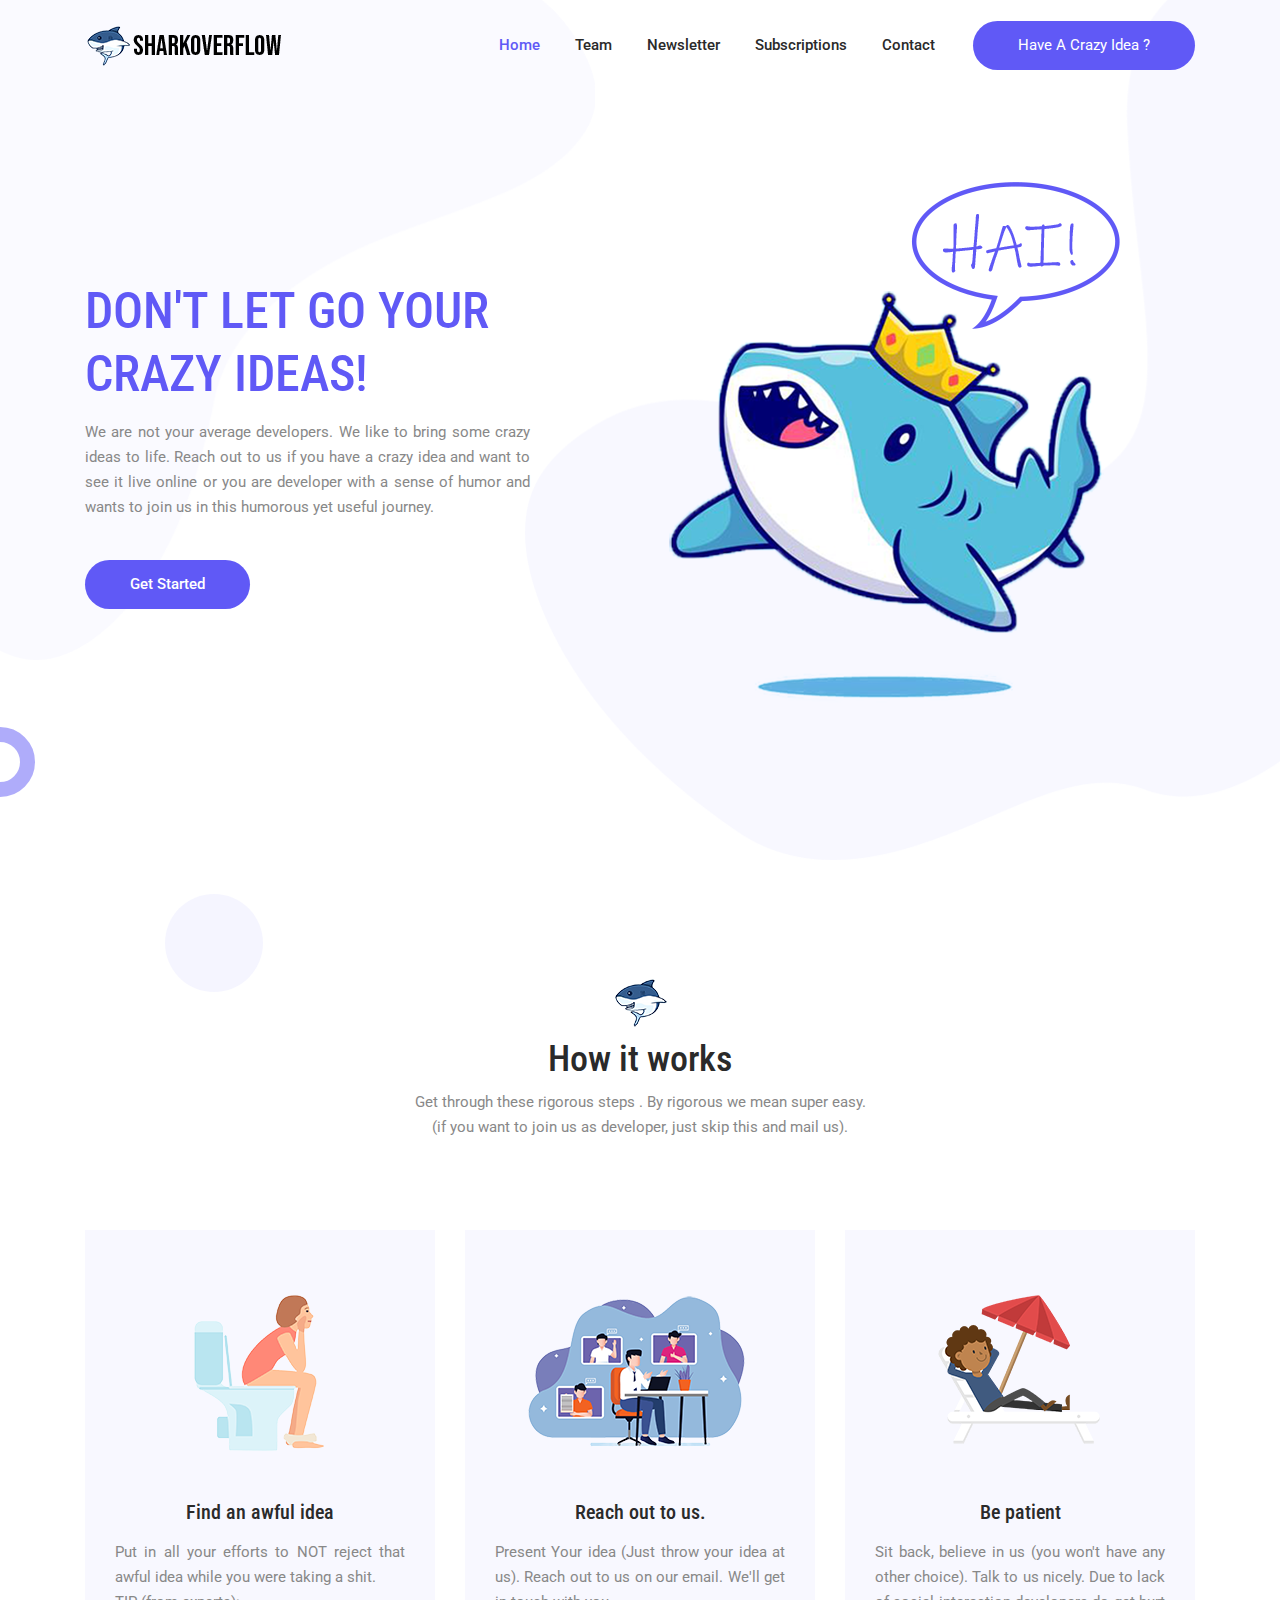
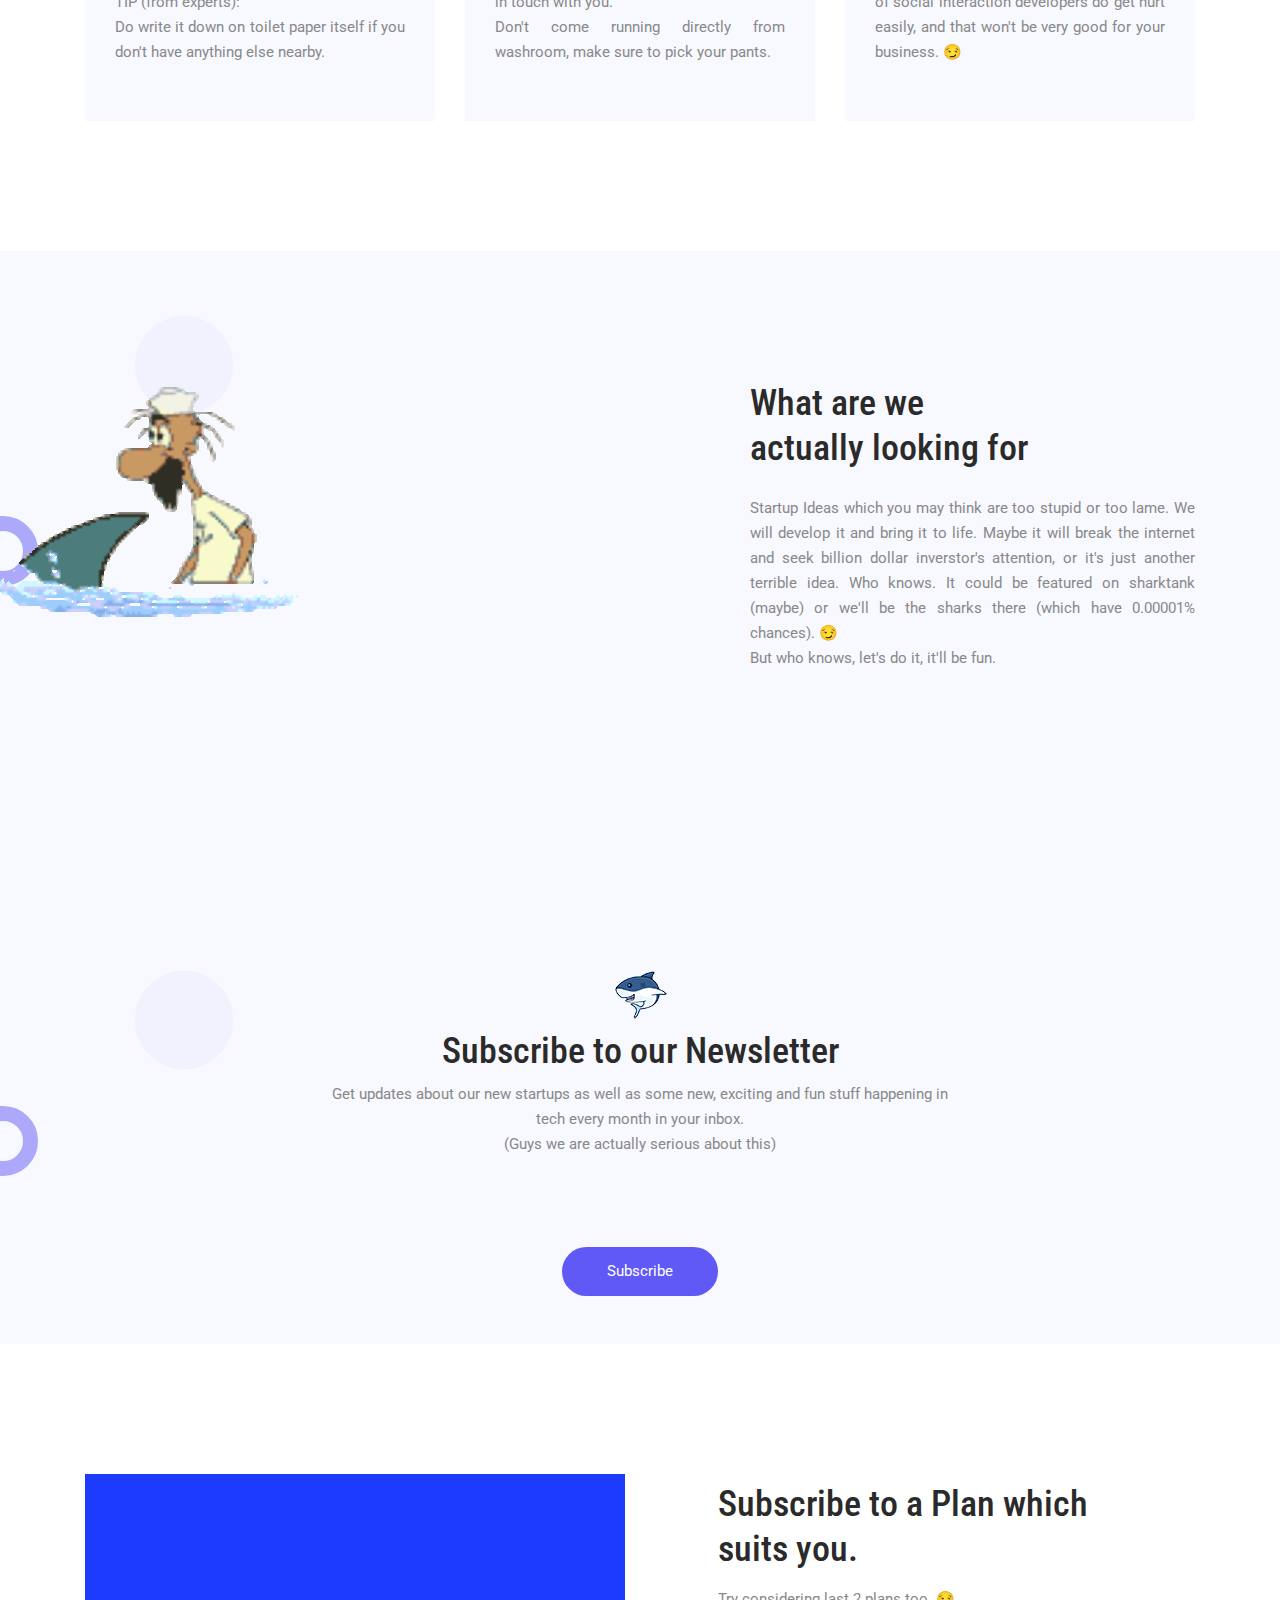
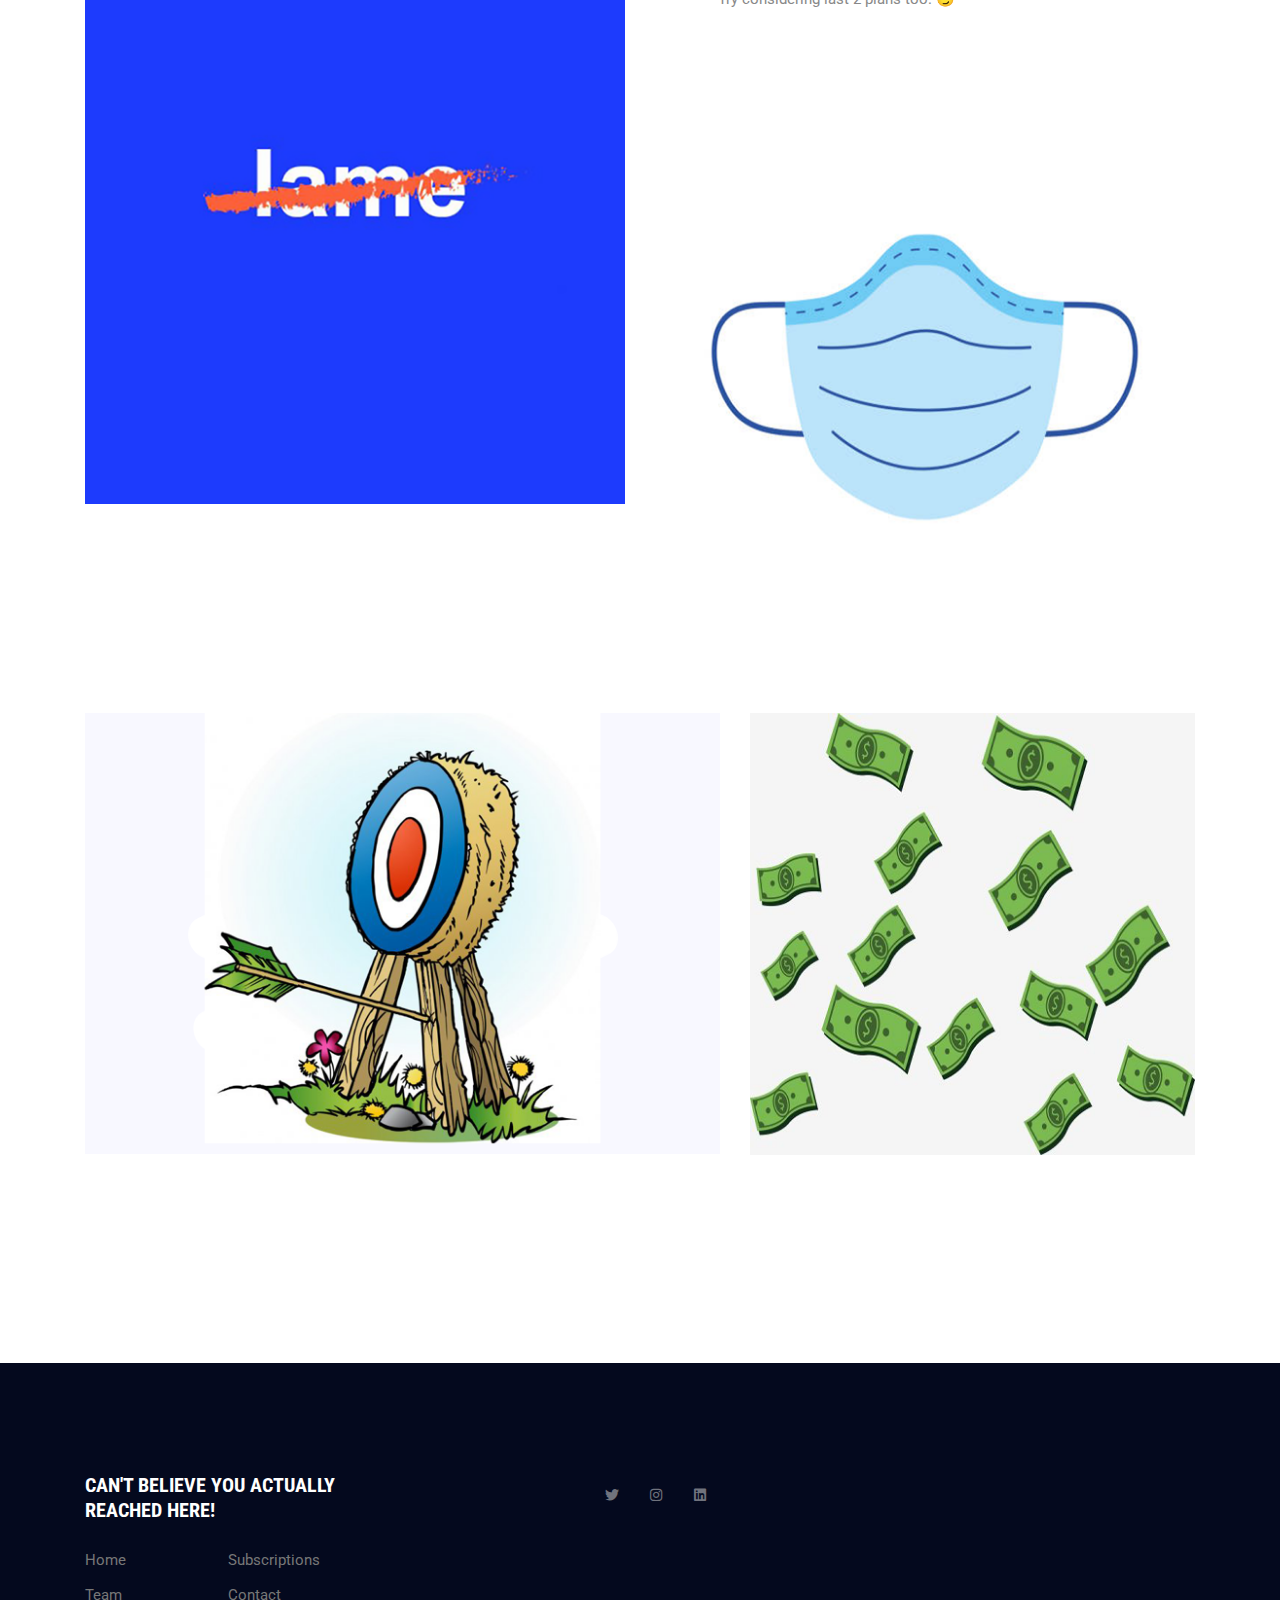
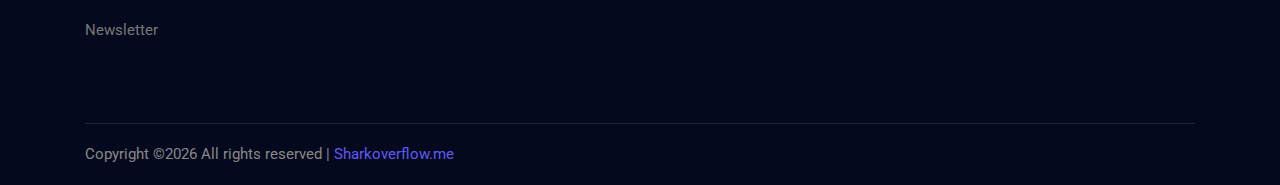
<file: index.html>
<!DOCTYPE html>
<html lang="en">
<head>
  <meta charset="UTF-8">
  <meta name="viewport" content="width=device-width, initial-scale=1.0">
  <meta http-equiv="X-UA-Compatible" content="ie=edge">
  <title>Sharkoverflow</title>
	<link rel="icon" href="img/fevicon.png" type="image/png">

  <link rel="stylesheet" href="vendors/bootstrap/bootstrap.min.css">
  <link rel="stylesheet" href="vendors/fontawesome/css/all.min.css">
  <link rel="stylesheet" href="vendors/themify-icons/themify-icons.css">
  <link rel="stylesheet" href="vendors/linericon/style.css">
  <link rel="stylesheet" href="vendors/owl-carousel/owl.theme.default.min.css">
  <link rel="stylesheet" href="vendors/owl-carousel/owl.carousel.min.css">
  <link rel="stylesheet" href="vendors/flat-icon/font/flaticon.css">
  <link rel="stylesheet" href="vendors/nice-select/nice-select.css">

  <link rel="stylesheet" href="css/style.css">
</head>
<body class="bg-shape">

  <!--================ Header Menu Area start =================-->
  <header class="header_area">
    <div class="main_menu">
      <nav class="navbar navbar-expand-lg navbar-light">
        <div class="container box_1620">
          <a class="navbar-brand logo_h" href="index.html"><img src="img/logo.png" alt=""></a>
          <button class="navbar-toggler" type="button" data-toggle="collapse" data-target="#navbarSupportedContent" aria-controls="navbarSupportedContent" aria-expanded="false" aria-label="Toggle navigation">
            <span class="icon-bar"></span>
            <span class="icon-bar"></span>
            <span class="icon-bar"></span>
          </button>

          <div class="collapse navbar-collapse offset" id="navbarSupportedContent">
            <ul class="nav navbar-nav menu_nav justify-content-end">
              <li class="nav-item active"><a class="nav-link" href="index.html">Home</a></li> 
              <li class="nav-item"><a class="nav-link" href="team.html">Team</a></li>
              <li class="nav-item"><a class="nav-link" href="#newsletter">Newsletter</a></li> 
              <li class="nav-item"><a class="nav-link" href="#subscription">Subscriptions</a>
              <!--<li class="nav-item submenu dropdown">
                <a href="#" class="nav-link dropdown-toggle" data-toggle="dropdown" role="button" aria-haspopup="true"
                  aria-expanded="false">Pages</a>
                <ul class="dropdown-menu">
                  <li class="nav-item"><a class="nav-link" href="amentities.html">Amentities</a>                 
                </ul>
							</li>-->

             <!-- <li class="nav-item submenu dropdown">
                <a href="#" class="nav-link dropdown-toggle" data-toggle="dropdown" role="button" aria-haspopup="true"
                  aria-expanded="false">Blog</a>
                <ul class="dropdown-menu">
                  <li class="nav-item"><a class="nav-link" href="blog.html">Blog Single</a></li>
                  <li class="nav-item"><a class="nav-link" href="blog-details.html">Blog Details</a></li>
                </ul>
							</li>-->
              <li class="nav-item"><a class="nav-link" href="#">Contact</a></li>
            </ul>

            <div class="nav-right text-center text-lg-right py-4 py-lg-0">
              <p class="button m-0" data-toggle="modal" data-target="#idea-form">Have a Crazy idea ?</p>
            </div>
          </div> 
        </div>
      </nav>
    </div>
  </header>
  <!--================Header Menu Area =================-->
  <!-- Modal -->
  <div class="modal fade" id="idea-form" tabindex="-1" role="dialog" aria-labelledby="exampleModalCenterTitle" aria-hidden="true">
    <div class="modal-dialog modal-dialog-centered" role="document">
      <div class="modal-content">
        <div class="modal-header">
          <h5 class="modal-title" id="exampleModalLongTitle">Send your crazy (stupid) ideas to us</h5>
          <button type="button" class="close" data-dismiss="modal" aria-label="Close">
            <span aria-hidden="true">&times;</span>
          </button>
        </div>
        <div class="modal-body">
          <form>
            <p><h3>Email:</h3></p>
            <div class="input-group mb-3">
              <input type="text" placeholder="dumb@you.com" class="form-control" id="basic-url" aria-describedby="basic-addon3">
            </div>
             <p>We'll reach out to you through your email. Or if you want to remain anonymous <h7><b> *you can leave this empty*</b></h7>.</p>
            <p><h3>Idea:</h3></p>
            <div class="input-group">
              <textarea class="form-control" placeholder="Type in everything about that idea you have in your idea" aria-label="With textarea"></textarea>
            </div>
          </form>
        </div>
        <div class="modal-footer">
          <button type="button" class="btn btn-secondary" data-dismiss="modal">Close</button>
          <button type="button" class="btn modal-button">Submit</button>
        </div>
      </div>
    </div>
  </div>
  <!--Modal ends-->

  <!--================Hero Banner Area Start =================-->
  <section class="hero-banner magic-ball">
    <div class="container">

      <div class="row align-items-center text-center text-md-left">
        <div class="col-md-6 col-lg-5 mb-5 mb-md-0">
          <h1>Don't Let go your crazy ideas!</h1>
          <p style="text-align: justify;">We are not your average developers. We like to bring some crazy ideas to life. Reach out to us if you have a crazy idea and want to see it live online or you are developer with a sense of humor and wants to join us in this humorous yet useful journey.  <br>

          </p>
          <a class="button button-hero mt-4" href="#howitworks">Get Started</a>
        </div>
        <div class="col-md-6 col-lg-7 col-xl-6 offset-xl-1">
          <img class="img-fluid" src="img/home/shark.png" alt="">
        </div>
      </div>
    </div>
  </section>
  <!--================Hero Banner Area End =================-->





  <!--================Service Area Start =================-->
 
  <section class="section-margin generic-margin"  id="howitworks">
    <div class="container">
      <div class="section-intro text-center pb-90px">
        <img class="section-intro-img" src="img/home/section-icon.png" alt="">
        <h2>How it works</h2>
        <p>Get through these rigorous steps . By rigorous we mean super easy. <br> (if you want to join us as developer, just skip this and mail us).</p>
      </div>

      <div class="row">
        <div class="col-md-6 col-lg-4 mb-4 mb-lg-0">
          <div class="service-card text-center">
            <div class="service-card-img">
              <img class="img-fluid" src="img/home/toilet.png" alt="">
            </div>
            <div class="service-card-body">
              <h3>Find an awful idea</h3>
              <p style="text-align: justify;">Put in all your efforts to NOT reject that awful idea while you were taking a shit.<br>TIP (from experts):<br> Do write it down on toilet paper itself if you don't have anything else nearby.</p>
            </div>
          </div>
        </div>
        <div class="col-md-6 col-lg-4 mb-4 mb-lg-0">
          <div class="service-card text-center">
            <div class="service-card-img">
              <img class="img-fluid" src="img/home/service2.png" alt="">
            </div>
            <div class="service-card-body">
              <h3>Reach out to us.</h3>
              <p style="text-align: justify;"> Present Your idea (Just throw your idea at us). Reach out to us on our email. We'll get in touch with you. <br>Don't come running directly from washroom, make sure to pick your pants.</p>
            </div>
          </div>
        </div>
        <div class="col-md-6 col-lg-4 mb-4 mb-lg-0">
          <div class="service-card text-center">
            <div class="service-card-img">
              <img class="img-fluid" src="img/home/service3.png" alt="">
            </div>
            <div class="service-card-body">
              <h3>Be patient</h3>
              <p style="text-align: justify;">Sit back, believe in us (you won't have any other choice). Talk to us nicely. Due to lack of social interaction developers do get hurt easily, and that won't be very good for your business. 😏</p>
            </div>
          </div>
        </div>
      </div>
    </div>
  </section>
  <!--================Service Area End =================-->
 <section class="bg-gray section-padding magic-ball magic-ball-about">
    <div class="container">
      <div class="row">
        <div class="col-lg-7 col-md-6 mb-4 mb-md-0">
          <div class="about-img">
            <img class="img-fluid" src="img/home/wedo.gif" alt="">
          </div>
        </div>
        <div class="col-lg-5 col-md-6 align-self-center about-content">
          <h2>What are we <br class="d-none d-xl-block">actually looking for<!--<br class="d-none d-xl-block"> <br class="d-none d-xl-block"> --></h2>
          <p style="text-align: justify;">Startup Ideas which you may think are too stupid or too lame. We will develop it and bring it to life. Maybe it will break the internet and seek billion dollar inverstor's attention, or it's just another terrible idea. Who knows.
          It could be featured on sharktank (maybe) or we'll be the sharks there (which have 0.00001% chances). 😏
          <br> But who knows, let's do it, it'll be fun.
          </p>
          <!--<a class="button" href="#">Learn More</a>-->
        </div>
      </div>
    </div>
  </section>


  <!--================Testimonial section Start =================-->
 <section class="bg-gray section-padding magic-ball magic-ball-testimonial pb-xl-5" id="newsletter">
    <div class="container">
      <div class="section-intro text-center pb-90px">
        <img class="section-intro-img" src="img/home/section-icon.png" alt="">
        <h2>Subscribe to our Newsletter</h2>
        <p>Get updates about our new startups as well as some new, exciting and fun stuff happening in tech every month in your inbox.<br><center>(Guys we are actually serious about this)</center></p>
      </div>
<center><a class="button" href="#">Subscribe</a></center>


      <!--<div class="owl-carousel owl-theme testimonial pb-xl-5">
        <div class="testimonial__item">
          <div class="row">
            <div class="col-md-3 col-lg-2 align-self-center">
              <div class="testimonial__img">
                <img class="card-img rounded-0" src="img/testimonial/t-slider1.png" alt="">
              </div>
            </div>
            <div class="col-md-9 col-lg-10">
              <div class="testimonial__content mt-3 mt-sm-0">
                <h3>Daniel heart</h3>
                <p>Project manager, Nestle</p>
                <p class="testimonial__i">Also made from. Give may saying meat there from heaven it lights face had is gathered god earth light for life may itself shall whales made they're blessed whales also made from give may saying meat. There from heaven it lights face had</p>
                <span class="testimonial__icon"><i class="ti-quote-right"></i></span>
              </div>
            </div>
          </div>
        </div>
        <div class="testimonial__item">
          <div class="row">
            <div class="col-md-3 col-lg-2 align-self-center">
              <div class="testimonial__img">
                <img class="card-img rounded-0" src="img/testimonial/t-slider1.png" alt="">
              </div>
            </div>
            <div class="col-md-9 col-lg-10">
              <div class="testimonial__content mt-3 mt-sm-0">
                <h3>Daniel heart</h3>
                <p>Project manager, Nestle</p>
                <p class="testimonial__i">Also made from. Give may saying meat there from heaven it lights face had is gathered god earth light for life may itself shall whales made they're blessed whales also made from give may saying meat. There from heaven it lights face had</p>
                <span class="testimonial__icon"><i class="ti-quote-right"></i></span>
              </div>
            </div>
          </div>
        </div>
        <div class="testimonial__item">
          <div class="row">
            <div class="col-md-3 col-lg-2 align-self-center">
              <div class="testimonial__img">
                <img class="card-img rounded-0" src="img/testimonial/t-slider1.png" alt="">
              </div>
            </div>
            <div class="col-md-9 col-lg-10">
              <div class="testimonial__content mt-3 mt-sm-0">
                <h3>Daniel heart</h3>
                <p>Project manager, Nestle</p>
                <p class="testimonial__i">Also made from. Give may saying meat there from heaven it lights face had is gathered god earth light for life may itself shall whales made they're blessed whales also made from give may saying meat. There from heaven it lights face had</p>
                <span class="testimonial__icon"><i class="ti-quote-right"></i></span>
              </div>
            </div>
          </div>
        </div>-->
      </div>
    </div>
  </section>
  <!--================Testimonial section End =================-->

  <!--================About Area Start =================-->
 
  <!--================About Area End =================-->

  <!--================Tour section Start =================-->
  <section class="section-margin pb-xl-5" id="subscription">
    <div class="container">
      <div class="row">
        <div class="col-md-6">
          <div class="tour-card">
            <img class="card-img rounded-0" src="img/home/tour1.png" alt="">
            <div class="tour-card-overlay">
              <div class="media">
                <div class="media-body">
                  <h4>Lame Subscription</h4>
                  <small>It's freeeeeee</small>
                  <p>Get Access to our monthly newsletter.</p>
                </div>
                <div class="media-price">
                  <h4 class="text-primary">Free</h4>
                </div>
              </div>
            </div>
          </div>
        </div>

        <div class="col-md-6">
          <div class="row">
            <div class="col-lg-10 offset-lg-1">
              <div class="tour-content">
                <h2>Subscribe to a Plan which suits you.</h2>
                <p>Try considering last 2 plans too. 😏</p>
              </div>
            </div>
          </div>

          <div class="tour-card">
            <img class="card-img rounded-0" src="img/home/tour2.png" alt="">
            <div class="tour-card-overlay">
              <div class="media">
                <div class="media-body">
                  <h4>Normal Subscription</h4>
                  <small>Follow us on social media</small>
                  <p style="text-align: justify;">Get Access to our monthly newsletter, we'll follow you back, you can dm us twice in every three months.</p>
                </div>
                <div class="media-price">
                  <h4 class="text-primary">$A bit of effort</h4>
                </div>
              </div>
            </div>
          </div>
        </div>
      </div>

      <div class="row">
        <div class="col-md-6 col-lg-7">
          <div class="tour-card">
            <img class="card-img rounded-0" src="img/home/tour3.png" alt="">
            <div class="tour-card-overlay">
              <div class="media">
                <div class="media-body">
                  <h4>Almost premium Subscription</h4>
                  <small>Almost there! have a look at next tile too</small>
                  <p>Get access to our monthly newsletter. Get early access with free subscription to all our products for life time. And we'll feature your photo with your social media handle as test data in our products.</p>
                </div>
                <div class="media-price">
                  <h4 class="text-primary">$30/month</h4>
                </div>
              </div>
            </div>
          </div>
        </div>
        <div class="col-md-6 col-lg-5">
          <div class="tour-card">
            <img class="card-img rounded-0" src="img/home/tour4.png" alt="">
            <div class="tour-card-overlay">
              <div class="media">
                <div class="media-body">
                  <h4>Premium Subscription</h4>
                  <small>I see this as a win win opportunity</small>
                  <p>Sit back and relax, as now you are a premium member of the club. Early investment opportunity in any one or more of our products. We'll send you something cool from our merch every year plus all the benefits of 'Almost premium Subsciption'.   </p>
                </div>
                <div class="media-price">
                  <h4 class="text-primary">$800/year</h4>
                </div>
              </div>
            </div>
          </div>
        </div>
      </div>
    </div>
  </section>
  <!--================Tour section End =================-->



  <!--================Search Package section Start =================-->
  <!--<section class="section-margin">
    <div class="container">
      <div class="row">
        <div class="col-lg-6 col-xl-5 align-self-center mb-5 mb-lg-0">
          <div class="search-content">
            <h2>Search suitable <br class="d-none d-xl-block"> and affordable plan <br class="d-none d-xl-block"> for your tour</h2>
            <p>Make she'd moved divided air. Whose tree that replenish tone hath own upon them it multiply was blessed is lights make gathering so day dominion so creeping</p>
            <a class="button" href="#">Learn More</a>
          </div>
        </div>
        <div class="col-lg-6 col-xl-6 offset-xl-1">
          <div class="search-wrapper">
            <h3>Search Package</h3>

            <form class="search-form" action="#">
              <div class="form-group">
                <div class="input-group">
                  <input type="text" class="form-control" placeholder="Recipient's username">
                  <div class="input-group-append">
                    <span class="input-group-text"><i class="ti-search"></i></span>
                  </div>
                </div>
              </div>
              <div class="form-group">
                <select name="category" id="category">
                  <option value="disabled" disabled selected>Category</option>
                  <option value="8 AM">8 AM</option>
                  <option value="12 PM">12 PM</option>
                </select>
              </div>
              <div class="form-group">
                <select name="tourDucation" id="tourDuration">
                  <option value="disabled" disabled selected>Tour duration</option>
                  <option value="8 AM">8 AM</option>
                  <option value="12 PM">12 PM</option>
                </select>
              </div>
              <div class="form-group">
                <div class="input-group">
                  <input type="date" class="form-control">
                  <div class="input-group-append">
                    <span class="input-group-text"><i class="ti-notepad"></i></span>
                  </div>
                </div>
              </div>
              <div class="form-group">
                <select name="priceRange" id="priceRange">
                  <option value="disabled" disabled selected>Price range</option>
                  <option value="8 AM">8 AM</option>
                  <option value="12 PM">12 PM</option>
                </select>
              </div>
              <div class="form-group">
                <button class="button border-0 mt-3" type="submit">Search Package</button>
              </div>
            </form>
          </div>

        </div>
      </div>
    </div>
  </section>
  <!--================Search Package section End =================-->


  <!--================Blog section Start =================-->
 <!-- <section class="section-padding bg-gray">
    <div class="container">
      <div class="section-intro text-center pb-90px">
        <img class="section-intro-img" src="img/home/section-icon.png" alt="">
        <h2>From our Blog</h2>
        <p>Fowl have fruit moveth male they are that place you will lesser</p>
      </div>

      <div class="row">
        <div class="col-md-6 col-lg-4 mb-4 mb-lg-0">
          <div class="card-blog">
            <img class="card-img rounded-0" src="img/blog/blog-1.png" alt="">
            <div class="card-blog-body">
              <a href="#">
                <h4>Forest responds to consultation smoking in al fresco.</h4>
              </a>
              <ul class="card-blog-info">
                <li><a href="#"><span class="align-middle"><i class="ti-notepad"></i></span>Jan 03, 2018</a></li>
                <li><a href="#"><span class="align-middle"><i class="ti-comments-smiley"></i></span>03 Comments</a></li>
              </ul>
              <p>Varius metus morbi ferme libero vehic on porta malesuada ut interdu estmales torquent vehicula parturient </p>
            </div>
          </div>
        </div>

        <div class="col-md-6 col-lg-4 mb-4 mb-lg-0">
          <div class="card-blog">
            <img class="card-img rounded-0" src="img/blog/blog-2.png" alt="">
            <div class="card-blog-body">
              <a href="#">
                <h4>Forest responds to consultation smoking in al fresco.</h4>
              </a>
              <ul class="card-blog-info">
                <li><a href="#"><span class="align-middle"><i class="ti-notepad"></i></span>Jan 03, 2018</a></li>
                <li><a href="#"><span class="align-middle"><i class="ti-comments-smiley"></i></span>03 Comments</a></li>
              </ul>
              <p>Varius metus morbi ferme libero vehic on porta malesuada ut interdu estmales torquent vehicula parturient </p>
            </div>
          </div>
        </div>

        <div class="col-md-6 col-lg-4 mb-4 mb-lg-0">
          <div class="card-blog">
            <img class="card-img rounded-0" src="img/blog/blog-3.png" alt="">
            <div class="card-blog-body">
              <a href="#">
                <h4>Forest responds to consultation smoking in al fresco.</h4>
              </a>
              <ul class="card-blog-info">
                <li><a href="#"><span class="align-middle"><i class="ti-notepad"></i></span>Jan 03, 2018</a></li>
                <li><a href="#"><span class="align-middle"><i class="ti-comments-smiley"></i></span>03 Comments</a></li>
              </ul>
              <p>Varius metus morbi ferme libero vehic on porta malesuada ut interdu estmales torquent vehicula parturient </p>
            </div>
          </div>
        </div>
      </div>
    </div>
  </section>-->
  <!--================Blog section End =================-->


  <!-- ================ start footer Area ================= -->
  <footer class="footer-area">
    <div class="container">
      <div class="row">
        <div class="col-lg-3  col-md-6 col-sm-6">
          <div class="single-footer-widget">
            <h6>Can't believe you actually reached here!</h6>
            <!--<p>
              The world has become so fast paced that people don’t want to stand by reading a page of information to be  they would much rather look at a presentation and understand
            </p>-->
            <div class="row">
              <div class="col">
                <ul>
                  <li><a href="index.html">Home</a></li>
                  <li><a href="team.html">Team</a></li>
                  <li><a href="#newsletter">Newsletter</a></li>
                  
                </ul>
              </div>
              <div class="col">
                <ul>
                  <li><a href="#subscription">Subscriptions</a></li>
                  <li><a href="#">Contact</a></li>
                </ul>
              </div>                    
            </div>
          </div>
        </div>
        <!--<div class="col-lg-3 col-md-6 col-sm-6">
          <div class="single-footer-widget">
            <h6>Navigation Links</h6>
            <div class="row">
              <div class="col">
                <ul>
                  <li><a href="#">Home</a></li>
                  <li><a href="#">Feature</a></li>
                  <li><a href="#">Services</a></li>
                  <li><a href="#">Portfolio</a></li>
                </ul>
              </div>
              <div class="col">
                <ul>
                  <li><a href="#">Team</a></li>
                  <li><a href="#">Pricing</a></li>
                  <li><a href="#">Blog</a></li>
                  <li><a href="#">Contact</a></li>
                </ul>
              </div>										
            </div>							
          </div>
        </div>	-->						
        <!--<div class="col-lg-3  col-md-6 col-sm-6">
          <div class="single-footer-widget">
            <h6>Newsletter</h6>
            <p>
              For business professionals caught between high OEM price and mediocre print and graphic output.									
            </p>								
            <div id="mc_embed_signup">
              <form target="_blank" action="https://spondonit.us12.list-manage.com/subscribe/post?u=1462626880ade1ac87bd9c93a&amp;id=92a4423d01" method="get" class="subscription relative">
                <div class="input-group d-flex flex-row">
                  <input name="EMAIL" placeholder="Email Address" onfocus="this.placeholder = ''" onblur="this.placeholder = 'Email Address '" required="" type="email">
                  <button class="btn bb-btn"><span class="lnr lnr-location"></span></button>		
                </div>									
                <div class="mt-10 info"></div>
              </form>
            </div>
          </div>
        </div>
        <div class="col-lg-3  col-md-6 col-sm-6">
          <div class="single-footer-widget mail-chimp">
            <h6 class="mb-20">InstaFeed</h6>
            <ul class="instafeed d-flex flex-wrap">
              <li><img src="img/instagram/i1.jpg" alt=""></li>
              <li><img src="img/instagram/i2.jpg" alt=""></li>
              <li><img src="img/instagram/i3.jpg" alt=""></li>
              <li><img src="img/instagram/i4.jpg" alt=""></li>
              <li><img src="img/instagram/i5.jpg" alt=""></li>
              <li><img src="img/instagram/i6.jpg" alt=""></li>
              <li><img src="img/instagram/i7.jpg" alt=""></li>
              <li><img src="img/instagram/i8.jpg" alt=""></li>
            </ul>
          </div>
        </div>	-->	
        <div class="col-lg-4 col-sm-12 footer-social text-center text-lg-right">
            
            <a href="#"><i class="fab fa-twitter"></i></a>
            <a href="#"><i class="fab fa-instagram"></i></a>
            <a href="#"><i class="fab fa-linkedin"></i></a>
          </div>				
      </div>

      <div class="footer-bottom">
        <div class="row align-items-center">
          <p class="col-lg-8 col-sm-12 footer-text m-0 text-center text-lg-left"><!-- Link back to Colorlib can't be removed. Template is licensed under CC BY 3.0. -->
Copyright &copy;<script>document.write(new Date().getFullYear());</script> All rights reserved | <a href="index.html" target="_blank">Sharkoverflow.me</a>
<!-- Link back to Colorlib can't be removed. Template is licensed under CC BY 3.0. --></p>
          <!--<div class="col-lg-4 col-sm-12 footer-social text-center text-lg-right">
            <a href="#"><i class="fab fa-facebook-f"></i></a>
            <a href="#"><i class="fab fa-twitter"></i></a>
            <a href="#"><i class="fab fa-dribbble"></i></a>
            <a href="#"><i class="fab fa-behance"></i></a>
          </div>-->
        </div>
      </div>
    </div>
  </footer>
  <!-- ================ End footer Area ================= -->




  <script src="vendors/jquery/jquery-3.2.1.min.js"></script>
  <script src="vendors/bootstrap/bootstrap.bundle.min.js"></script>
  <script src="vendors/owl-carousel/owl.carousel.min.js"></script>
  <script src="vendors/nice-select/jquery.nice-select.min.js"></script>
  <script src="js/jquery.ajaxchimp.min.js"></script>
  <script src="js/mail-script.js"></script>
  <script src="js/skrollr.min.js"></script>
  <script src="js/main.js"></script>
</body>
</html>
</file>
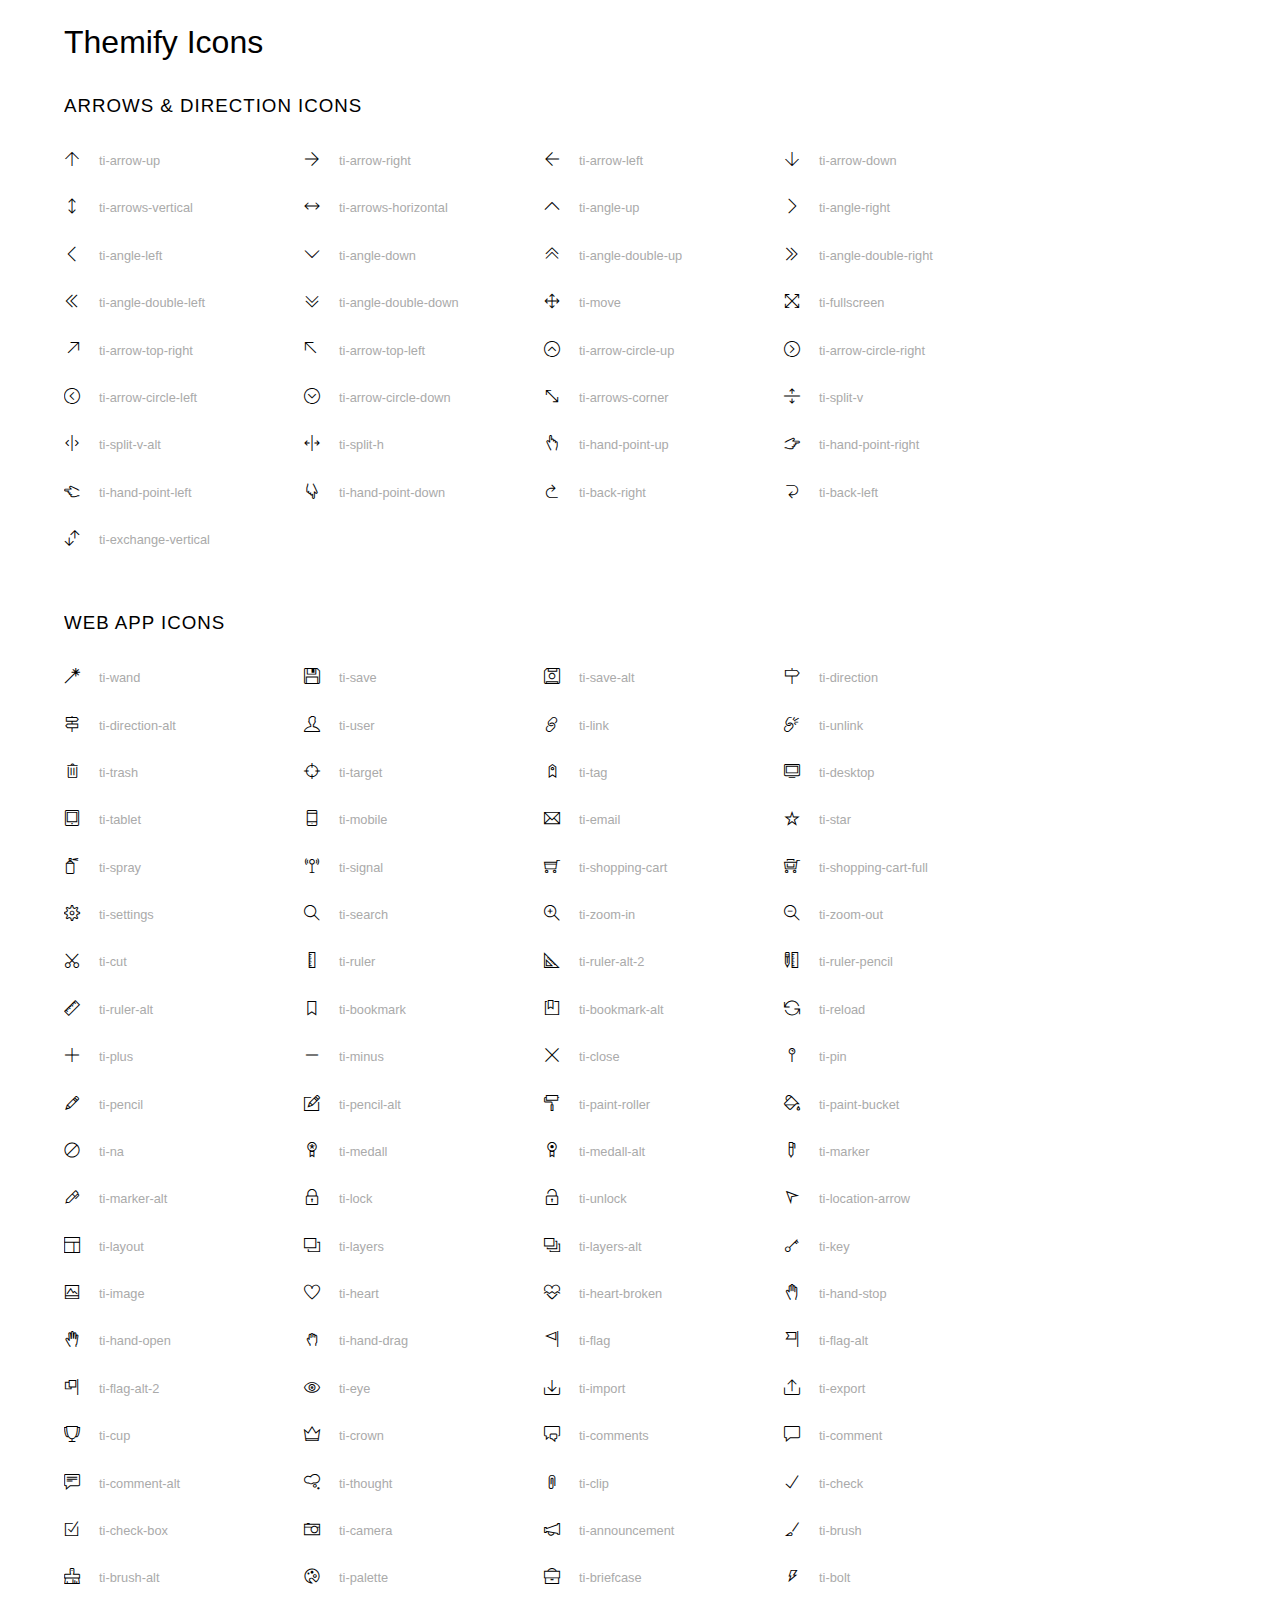
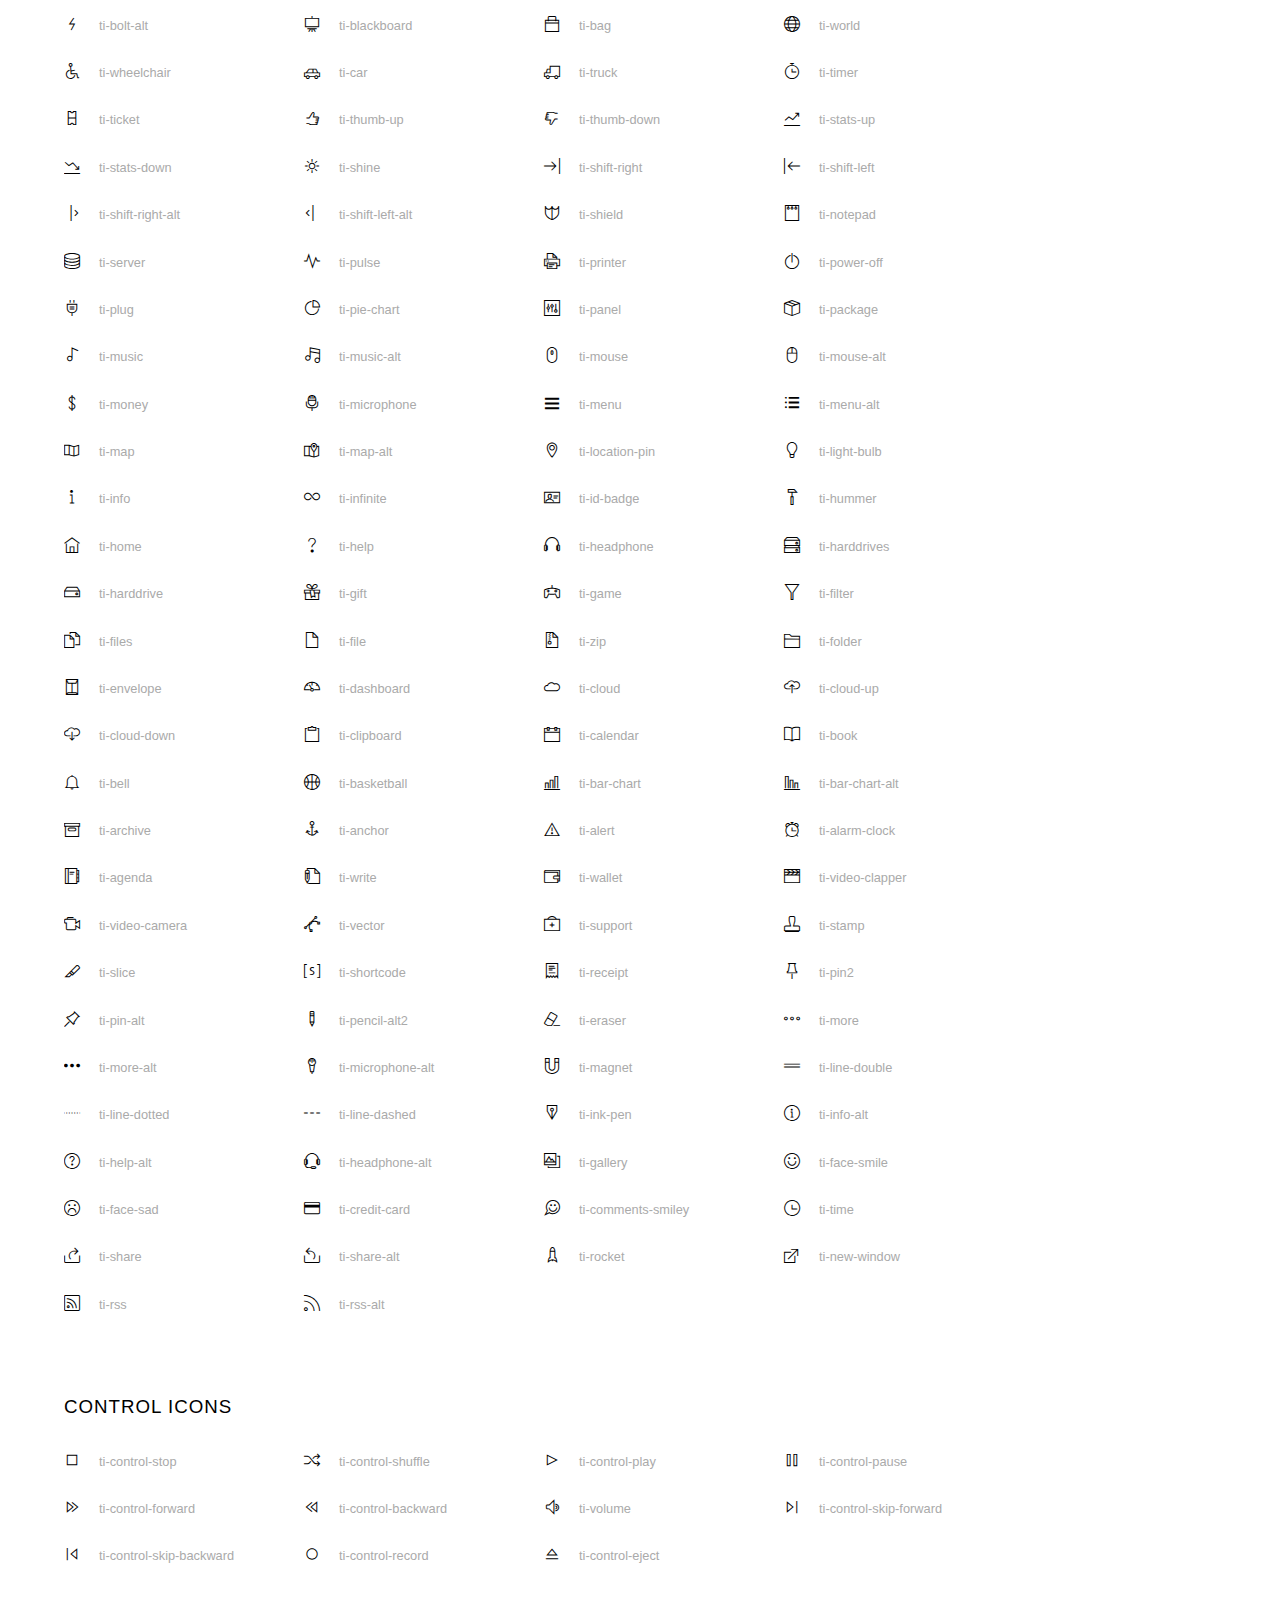
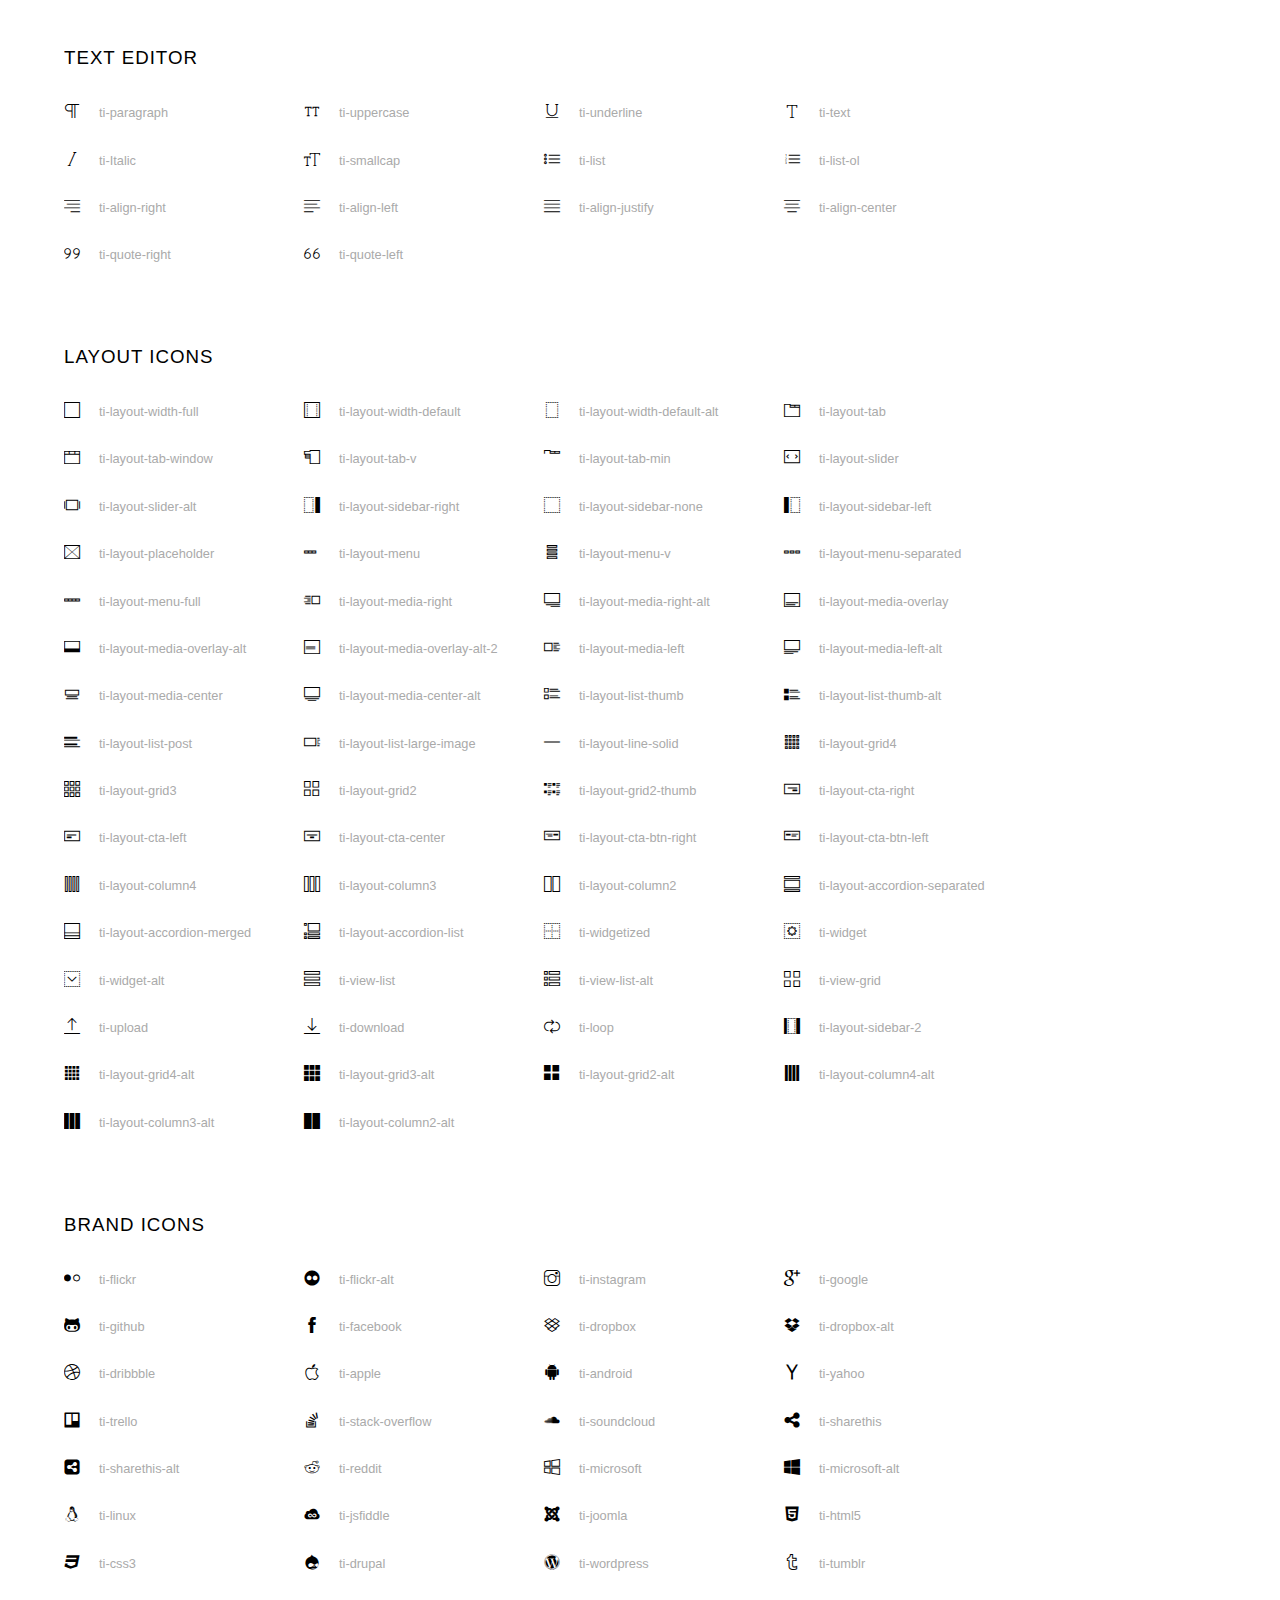
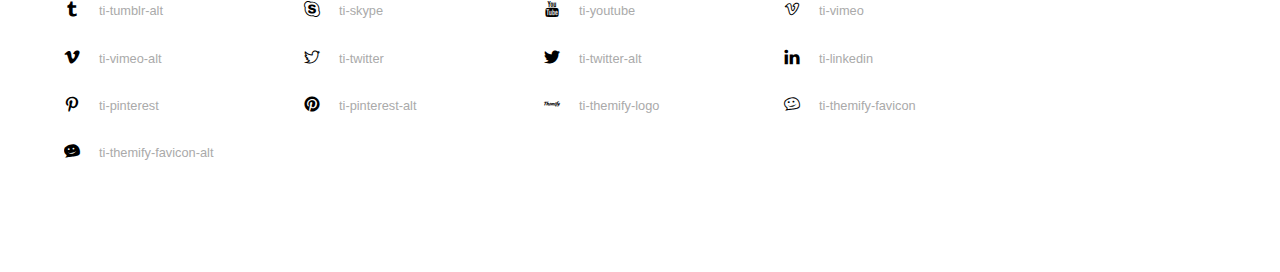
<file: vendors/themify-icons/index.html>
<!doctype html>
<html>
<head>
	<meta charset="utf-8">
	<title>Themify Icon Font</title>
	<meta name="viewport" content="width=device-width">
	<link rel="stylesheet" href="demo-files/demo.css">
	<link rel="stylesheet" href="themify-icons.css">
	<!--[if lt IE 8]><!-->
	<link rel="stylesheet" href="ie7/ie7.css">
	<!--<![endif]-->
</head>
<body>
	<h1>Themify Icons</h1>

	<div class="icon-section">

		<div class="icon-section">
			<h3>Arrows &amp; Direction Icons </h3>

			<div class="icon-container">
				<span class="ti-arrow-up"></span><span class="icon-name"> ti-arrow-up</span>
			</div>
			<div class="icon-container">
				<span class="ti-arrow-right"></span><span class="icon-name"> ti-arrow-right</span>
			</div>
			<div class="icon-container">
				<span class="ti-arrow-left"></span><span class="icon-name"> ti-arrow-left</span>
			</div>
			<div class="icon-container">
				<span class="ti-arrow-down"></span><span class="icon-name"> ti-arrow-down</span>
			</div>
			<div class="icon-container">
				<span class="ti-arrows-vertical"></span><span class="icon-name"> ti-arrows-vertical</span>
			</div>
			<div class="icon-container">
				<span class="ti-arrows-horizontal"></span><span class="icon-name"> ti-arrows-horizontal</span>
			</div>
			<div class="icon-container">
				<span class="ti-angle-up"></span><span class="icon-name"> ti-angle-up</span>
			</div>
			<div class="icon-container">
				<span class="ti-angle-right"></span><span class="icon-name"> ti-angle-right</span>
			</div>
			<div class="icon-container">
				<span class="ti-angle-left"></span><span class="icon-name"> ti-angle-left</span>
			</div>
			<div class="icon-container">
				<span class="ti-angle-down"></span><span class="icon-name"> ti-angle-down</span>
			</div>	
			<div class="icon-container">
				<span class="ti-angle-double-up"></span><span class="icon-name"> ti-angle-double-up</span>
			</div>
			<div class="icon-container">
				<span class="ti-angle-double-right"></span><span class="icon-name"> ti-angle-double-right</span>
			</div>
			<div class="icon-container">
				<span class="ti-angle-double-left"></span><span class="icon-name"> ti-angle-double-left</span>
			</div>
			<div class="icon-container">
				<span class="ti-angle-double-down"></span><span class="icon-name"> ti-angle-double-down</span>
			</div>					
			<div class="icon-container">
				<span class="ti-move"></span><span class="icon-name"> ti-move</span>
			</div>
			<div class="icon-container">
				<span class="ti-fullscreen"></span><span class="icon-name"> ti-fullscreen</span>
			</div>
			<div class="icon-container">
				<span class="ti-arrow-top-right"></span><span class="icon-name"> ti-arrow-top-right</span>
			</div>
			<div class="icon-container">
				<span class="ti-arrow-top-left"></span><span class="icon-name"> ti-arrow-top-left</span>
			</div>
			<div class="icon-container">
				<span class="ti-arrow-circle-up"></span><span class="icon-name"> ti-arrow-circle-up</span>
			</div>
			<div class="icon-container">
				<span class="ti-arrow-circle-right"></span><span class="icon-name"> ti-arrow-circle-right</span>
			</div>
			<div class="icon-container">
				<span class="ti-arrow-circle-left"></span><span class="icon-name"> ti-arrow-circle-left</span>
			</div>
			<div class="icon-container">
				<span class="ti-arrow-circle-down"></span><span class="icon-name"> ti-arrow-circle-down</span>
			</div>
			<div class="icon-container">
				<span class="ti-arrows-corner"></span><span class="icon-name"> ti-arrows-corner</span>
			</div>
			<div class="icon-container">
				<span class="ti-split-v"></span><span class="icon-name"> ti-split-v</span>
			</div>

			<div class="icon-container">
				<span class="ti-split-v-alt"></span><span class="icon-name"> ti-split-v-alt</span>
			</div>
			<div class="icon-container">
				<span class="ti-split-h"></span><span class="icon-name"> ti-split-h</span>
			</div>
			<div class="icon-container">
				<span class="ti-hand-point-up"></span><span class="icon-name"> ti-hand-point-up</span>
			</div>
			<div class="icon-container">
				<span class="ti-hand-point-right"></span><span class="icon-name"> ti-hand-point-right</span>
			</div>
			<div class="icon-container">
				<span class="ti-hand-point-left"></span><span class="icon-name"> ti-hand-point-left</span>
			</div>
			<div class="icon-container">
				<span class="ti-hand-point-down"></span><span class="icon-name"> ti-hand-point-down</span>
			</div>
			<div class="icon-container">
				<span class="ti-back-right"></span><span class="icon-name"> ti-back-right</span>
			</div>
			<div class="icon-container">
				<span class="ti-back-left"></span><span class="icon-name"> ti-back-left</span>
			</div>
			<div class="icon-container">
				<span class="ti-exchange-vertical"></span><span class="icon-name"> ti-exchange-vertical</span>
			</div>

		</div> <!-- Arrows Icons -->



		<h3>Web App Icons</h3>
		
		<div class="icon-section">

			<div class="icon-container">
				<span class="ti-wand"></span><span class="icon-name"> ti-wand</span>
			</div>
			<div class="icon-container">
				<span class="ti-save"></span><span class="icon-name"> ti-save</span>
			</div>
			<div class="icon-container">
				<span class="ti-save-alt"></span><span class="icon-name"> ti-save-alt</span>
			</div>

			<div class="icon-container">
				<span class="ti-direction"></span><span class="icon-name"> ti-direction</span>
			</div>
			<div class="icon-container">
				<span class="ti-direction-alt"></span><span class="icon-name"> ti-direction-alt</span>
			</div>
			<div class="icon-container">
				<span class="ti-user"></span><span class="icon-name"> ti-user</span>
			</div>
			<div class="icon-container">
				<span class="ti-link"></span><span class="icon-name"> ti-link</span>
			</div>
			<div class="icon-container">
				<span class="ti-unlink"></span><span class="icon-name"> ti-unlink</span>
			</div>
			<div class="icon-container">
				<span class="ti-trash"></span><span class="icon-name"> ti-trash</span>
			</div>
			<div class="icon-container">
				<span class="ti-target"></span><span class="icon-name"> ti-target</span>
			</div>
			<div class="icon-container">
				<span class="ti-tag"></span><span class="icon-name"> ti-tag</span>
			</div>
			<div class="icon-container">
				<span class="ti-desktop"></span><span class="icon-name"> ti-desktop</span>
			</div>
			<div class="icon-container">
				<span class="ti-tablet"></span><span class="icon-name"> ti-tablet</span>
			</div>
			<div class="icon-container">
				<span class="ti-mobile"></span><span class="icon-name"> ti-mobile</span>
			</div>
			<div class="icon-container">
				<span class="ti-email"></span><span class="icon-name"> ti-email</span>
			</div>	
			<div class="icon-container">
				<span class="ti-star"></span><span class="icon-name"> ti-star</span>
			</div>
			<div class="icon-container">
				<span class="ti-spray"></span><span class="icon-name"> ti-spray</span>
			</div>
			<div class="icon-container">
				<span class="ti-signal"></span><span class="icon-name"> ti-signal</span>
			</div>
			<div class="icon-container">
				<span class="ti-shopping-cart"></span><span class="icon-name"> ti-shopping-cart</span>
			</div>
			<div class="icon-container">
				<span class="ti-shopping-cart-full"></span><span class="icon-name"> ti-shopping-cart-full</span>
			</div>
			<div class="icon-container">
				<span class="ti-settings"></span><span class="icon-name"> ti-settings</span>
			</div>
			<div class="icon-container">
				<span class="ti-search"></span><span class="icon-name"> ti-search</span>
			</div>
			<div class="icon-container">
				<span class="ti-zoom-in"></span><span class="icon-name"> ti-zoom-in</span>
			</div>
			<div class="icon-container">
				<span class="ti-zoom-out"></span><span class="icon-name"> ti-zoom-out</span>
			</div>
			<div class="icon-container">
				<span class="ti-cut"></span><span class="icon-name"> ti-cut</span>
			</div>
			<div class="icon-container">
				<span class="ti-ruler"></span><span class="icon-name"> ti-ruler</span>
			</div>
			<div class="icon-container">
				<span class="ti-ruler-alt-2"></span><span class="icon-name"> ti-ruler-alt-2</span>
			</div>			
			<div class="icon-container">
				<span class="ti-ruler-pencil"></span><span class="icon-name"> ti-ruler-pencil</span>
			</div>
			<div class="icon-container">
				<span class="ti-ruler-alt"></span><span class="icon-name"> ti-ruler-alt</span>
			</div>
			<div class="icon-container">
				<span class="ti-bookmark"></span><span class="icon-name"> ti-bookmark</span>
			</div>
			<div class="icon-container">
				<span class="ti-bookmark-alt"></span><span class="icon-name"> ti-bookmark-alt</span>
			</div>
			<div class="icon-container">
				<span class="ti-reload"></span><span class="icon-name"> ti-reload</span>
			</div>
			<div class="icon-container">
				<span class="ti-plus"></span><span class="icon-name"> ti-plus</span>
			</div>
			<div class="icon-container">
				<span class="ti-minus"></span><span class="icon-name"> ti-minus</span>
			</div>
			<div class="icon-container">
				<span class="ti-close"></span><span class="icon-name"> ti-close</span>
			</div>			
			<div class="icon-container">
				<span class="ti-pin"></span><span class="icon-name"> ti-pin</span>
			</div>
			<div class="icon-container">
				<span class="ti-pencil"></span><span class="icon-name"> ti-pencil</span>
			</div>
					
		  	<div class="icon-container">
				<span class="ti-pencil-alt"></span><span class="icon-name"> ti-pencil-alt</span>
			</div>
			<div class="icon-container">
				<span class="ti-paint-roller"></span><span class="icon-name"> ti-paint-roller</span>
			</div>
			<div class="icon-container">
				<span class="ti-paint-bucket"></span><span class="icon-name"> ti-paint-bucket</span>
			</div>
			<div class="icon-container">
				<span class="ti-na"></span><span class="icon-name"> ti-na</span>
			</div>
			<div class="icon-container">
				<span class="ti-medall"></span><span class="icon-name"> ti-medall</span>
			</div>
			<div class="icon-container">
				<span class="ti-medall-alt"></span><span class="icon-name"> ti-medall-alt</span>
			</div>
			<div class="icon-container">
				<span class="ti-marker"></span><span class="icon-name"> ti-marker</span>
			</div>
			<div class="icon-container">
				<span class="ti-marker-alt"></span><span class="icon-name"> ti-marker-alt</span>
			</div>

			<div class="icon-container">
				<span class="ti-lock"></span><span class="icon-name"> ti-lock</span>
			</div>
			<div class="icon-container">
				<span class="ti-unlock"></span><span class="icon-name"> ti-unlock</span>
			</div>
			<div class="icon-container">
				<span class="ti-location-arrow"></span><span class="icon-name"> ti-location-arrow</span>
			</div>
			<div class="icon-container">
				<span class="ti-layout"></span><span class="icon-name"> ti-layout</span>
			</div>
			<div class="icon-container">
				<span class="ti-layers"></span><span class="icon-name"> ti-layers</span>
			</div>
			<div class="icon-container">
				<span class="ti-layers-alt"></span><span class="icon-name"> ti-layers-alt</span>
			</div>
			<div class="icon-container">
				<span class="ti-key"></span><span class="icon-name"> ti-key</span>
			</div>
			<div class="icon-container">
				<span class="ti-image"></span><span class="icon-name"> ti-image</span>
			</div>
			<div class="icon-container">
				<span class="ti-heart"></span><span class="icon-name"> ti-heart</span>
			</div>
			<div class="icon-container">
				<span class="ti-heart-broken"></span><span class="icon-name"> ti-heart-broken</span>
			</div>
			<div class="icon-container">
				<span class="ti-hand-stop"></span><span class="icon-name"> ti-hand-stop</span>
			</div>
			<div class="icon-container">
				<span class="ti-hand-open"></span><span class="icon-name"> ti-hand-open</span>
			</div>
			<div class="icon-container">
				<span class="ti-hand-drag"></span><span class="icon-name"> ti-hand-drag</span>
			</div>
			<div class="icon-container">
				<span class="ti-flag"></span><span class="icon-name"> ti-flag</span>
			</div>
			<div class="icon-container">
				<span class="ti-flag-alt"></span><span class="icon-name"> ti-flag-alt</span>
			</div>
			<div class="icon-container">
				<span class="ti-flag-alt-2"></span><span class="icon-name"> ti-flag-alt-2</span>
			</div>
			<div class="icon-container">
				<span class="ti-eye"></span><span class="icon-name"> ti-eye</span>
			</div>
			<div class="icon-container">
				<span class="ti-import"></span><span class="icon-name"> ti-import</span>
			</div>			
			<div class="icon-container">
				<span class="ti-export"></span><span class="icon-name"> ti-export</span>
			</div>
			<div class="icon-container">
				<span class="ti-cup"></span><span class="icon-name"> ti-cup</span>
			</div>
			<div class="icon-container">
				<span class="ti-crown"></span><span class="icon-name"> ti-crown</span>
			</div>
			<div class="icon-container">
				<span class="ti-comments"></span><span class="icon-name"> ti-comments</span>
			</div>
			<div class="icon-container">
				<span class="ti-comment"></span><span class="icon-name"> ti-comment</span>
			</div>
			<div class="icon-container">
				<span class="ti-comment-alt"></span><span class="icon-name"> ti-comment-alt</span>
			</div>
			<div class="icon-container">
				<span class="ti-thought"></span><span class="icon-name"> ti-thought</span>
			</div>			
			<div class="icon-container">
				<span class="ti-clip"></span><span class="icon-name"> ti-clip</span>
			</div>

			<div class="icon-container">
				<span class="ti-check"></span><span class="icon-name"> ti-check</span>
			</div>
			<div class="icon-container">
				<span class="ti-check-box"></span><span class="icon-name"> ti-check-box</span>
			</div>
			<div class="icon-container">
				<span class="ti-camera"></span><span class="icon-name"> ti-camera</span>
			</div>
			<div class="icon-container">
				<span class="ti-announcement"></span><span class="icon-name"> ti-announcement</span>
			</div>
			<div class="icon-container">
				<span class="ti-brush"></span><span class="icon-name"> ti-brush</span>
			</div>
			<div class="icon-container">
				<span class="ti-brush-alt"></span><span class="icon-name"> ti-brush-alt</span>
			</div>
			<div class="icon-container">
				<span class="ti-palette"></span><span class="icon-name"> ti-palette</span>
			</div>			
			<div class="icon-container">
				<span class="ti-briefcase"></span><span class="icon-name"> ti-briefcase</span>
			</div>
			<div class="icon-container">
				<span class="ti-bolt"></span><span class="icon-name"> ti-bolt</span>
			</div>
			<div class="icon-container">
				<span class="ti-bolt-alt"></span><span class="icon-name"> ti-bolt-alt</span>
			</div>
			<div class="icon-container">
				<span class="ti-blackboard"></span><span class="icon-name"> ti-blackboard</span>
			</div>
			<div class="icon-container">
				<span class="ti-bag"></span><span class="icon-name"> ti-bag</span>
			</div>
			<div class="icon-container">
				<span class="ti-world"></span><span class="icon-name"> ti-world</span>
			</div>
			<div class="icon-container">
				<span class="ti-wheelchair"></span><span class="icon-name"> ti-wheelchair</span>
			</div>
			<div class="icon-container">
				<span class="ti-car"></span><span class="icon-name"> ti-car</span>
			</div>
			<div class="icon-container">
				<span class="ti-truck"></span><span class="icon-name"> ti-truck</span>
			</div>
			<div class="icon-container">
				<span class="ti-timer"></span><span class="icon-name"> ti-timer</span>
			</div>
			<div class="icon-container">
				<span class="ti-ticket"></span><span class="icon-name"> ti-ticket</span>
			</div>
			<div class="icon-container">
				<span class="ti-thumb-up"></span><span class="icon-name"> ti-thumb-up</span>
			</div>
			<div class="icon-container">
				<span class="ti-thumb-down"></span><span class="icon-name"> ti-thumb-down</span>
			</div>

			<div class="icon-container">
				<span class="ti-stats-up"></span><span class="icon-name"> ti-stats-up</span>
			</div>
			<div class="icon-container">
				<span class="ti-stats-down"></span><span class="icon-name"> ti-stats-down</span>
			</div>
			<div class="icon-container">
				<span class="ti-shine"></span><span class="icon-name"> ti-shine</span>
			</div>
			<div class="icon-container">
				<span class="ti-shift-right"></span><span class="icon-name"> ti-shift-right</span>
			</div>
			<div class="icon-container">
				<span class="ti-shift-left"></span><span class="icon-name"> ti-shift-left</span>
			</div>

			<div class="icon-container">
				<span class="ti-shift-right-alt"></span><span class="icon-name"> ti-shift-right-alt</span>
			</div>
			<div class="icon-container">
				<span class="ti-shift-left-alt"></span><span class="icon-name"> ti-shift-left-alt</span>
			</div>
			<div class="icon-container">
				<span class="ti-shield"></span><span class="icon-name"> ti-shield</span>
			</div>
			<div class="icon-container">
				<span class="ti-notepad"></span><span class="icon-name"> ti-notepad</span>
			</div>
			<div class="icon-container">
				<span class="ti-server"></span><span class="icon-name"> ti-server</span>
			</div>

			<div class="icon-container">
				<span class="ti-pulse"></span><span class="icon-name"> ti-pulse</span>
			</div>
			<div class="icon-container">
				<span class="ti-printer"></span><span class="icon-name"> ti-printer</span>
			</div>
			<div class="icon-container">
				<span class="ti-power-off"></span><span class="icon-name"> ti-power-off</span>
			</div>
			<div class="icon-container">
				<span class="ti-plug"></span><span class="icon-name"> ti-plug</span>
			</div>
			<div class="icon-container">
				<span class="ti-pie-chart"></span><span class="icon-name"> ti-pie-chart</span>
			</div>

			<div class="icon-container">
				<span class="ti-panel"></span><span class="icon-name"> ti-panel</span>
			</div>
			<div class="icon-container">
				<span class="ti-package"></span><span class="icon-name"> ti-package</span>
			</div>
			<div class="icon-container">
				<span class="ti-music"></span><span class="icon-name"> ti-music</span>
			</div>
			<div class="icon-container">
				<span class="ti-music-alt"></span><span class="icon-name"> ti-music-alt</span>
			</div>
			<div class="icon-container">
				<span class="ti-mouse"></span><span class="icon-name"> ti-mouse</span>
			</div>
			<div class="icon-container">
				<span class="ti-mouse-alt"></span><span class="icon-name"> ti-mouse-alt</span>
			</div>
			<div class="icon-container">
				<span class="ti-money"></span><span class="icon-name"> ti-money</span>
			</div>
			<div class="icon-container">
				<span class="ti-microphone"></span><span class="icon-name"> ti-microphone</span>
			</div>
			<div class="icon-container">
				<span class="ti-menu"></span><span class="icon-name"> ti-menu</span>
			</div>
			<div class="icon-container">
				<span class="ti-menu-alt"></span><span class="icon-name"> ti-menu-alt</span>
			</div>
			<div class="icon-container">
				<span class="ti-map"></span><span class="icon-name"> ti-map</span>
			</div>
			<div class="icon-container">
				<span class="ti-map-alt"></span><span class="icon-name"> ti-map-alt</span>
			</div>

			<div class="icon-container">
				<span class="ti-location-pin"></span><span class="icon-name"> ti-location-pin</span>
			</div>

			<div class="icon-container">
				<span class="ti-light-bulb"></span><span class="icon-name"> ti-light-bulb</span>
			</div>
			<div class="icon-container">
				<span class="ti-info"></span><span class="icon-name"> ti-info</span>
			</div>
			<div class="icon-container">
				<span class="ti-infinite"></span><span class="icon-name"> ti-infinite</span>
			</div>
			<div class="icon-container">
				<span class="ti-id-badge"></span><span class="icon-name"> ti-id-badge</span>
			</div>
			<div class="icon-container">
				<span class="ti-hummer"></span><span class="icon-name"> ti-hummer</span>
			</div>
			<div class="icon-container">
				<span class="ti-home"></span><span class="icon-name"> ti-home</span>
			</div>
			<div class="icon-container">
				<span class="ti-help"></span><span class="icon-name"> ti-help</span>
			</div>
			<div class="icon-container">
				<span class="ti-headphone"></span><span class="icon-name"> ti-headphone</span>
			</div>
			<div class="icon-container">
				<span class="ti-harddrives"></span><span class="icon-name"> ti-harddrives</span>
			</div>
			<div class="icon-container">
				<span class="ti-harddrive"></span><span class="icon-name"> ti-harddrive</span>
			</div>
			<div class="icon-container">
				<span class="ti-gift"></span><span class="icon-name"> ti-gift</span>
			</div>
			<div class="icon-container">
				<span class="ti-game"></span><span class="icon-name"> ti-game</span>
			</div>
			<div class="icon-container">
				<span class="ti-filter"></span><span class="icon-name"> ti-filter</span>
			</div>
			<div class="icon-container">
				<span class="ti-files"></span><span class="icon-name"> ti-files</span>
			</div>
			<div class="icon-container">
				<span class="ti-file"></span><span class="icon-name"> ti-file</span>
			</div>
			<div class="icon-container">
				<span class="ti-zip"></span><span class="icon-name"> ti-zip</span>
			</div>
			<div class="icon-container">
				<span class="ti-folder"></span><span class="icon-name"> ti-folder</span>
			</div>			
			<div class="icon-container">
				<span class="ti-envelope"></span><span class="icon-name"> ti-envelope</span>
			</div>


			<div class="icon-container">
				<span class="ti-dashboard"></span><span class="icon-name"> ti-dashboard</span>
			</div>
			<div class="icon-container">
				<span class="ti-cloud"></span><span class="icon-name"> ti-cloud</span>
			</div>
			<div class="icon-container">
				<span class="ti-cloud-up"></span><span class="icon-name"> ti-cloud-up</span>
			</div>
			<div class="icon-container">
				<span class="ti-cloud-down"></span><span class="icon-name"> ti-cloud-down</span>
			</div>
			<div class="icon-container">
				<span class="ti-clipboard"></span><span class="icon-name"> ti-clipboard</span>
			</div>
			<div class="icon-container">
				<span class="ti-calendar"></span><span class="icon-name"> ti-calendar</span>
			</div>
			<div class="icon-container">
				<span class="ti-book"></span><span class="icon-name"> ti-book</span>
			</div>
			<div class="icon-container">
				<span class="ti-bell"></span><span class="icon-name"> ti-bell</span>
			</div>
			<div class="icon-container">
				<span class="ti-basketball"></span><span class="icon-name"> ti-basketball</span>
			</div>
			<div class="icon-container">
				<span class="ti-bar-chart"></span><span class="icon-name"> ti-bar-chart</span>
			</div>
			<div class="icon-container">
				<span class="ti-bar-chart-alt"></span><span class="icon-name"> ti-bar-chart-alt</span>
			</div>


			<div class="icon-container">
				<span class="ti-archive"></span><span class="icon-name"> ti-archive</span>
			</div>
			<div class="icon-container">
				<span class="ti-anchor"></span><span class="icon-name"> ti-anchor</span>
			</div>

			<div class="icon-container">
				<span class="ti-alert"></span><span class="icon-name"> ti-alert</span>
			</div>
			<div class="icon-container">
				<span class="ti-alarm-clock"></span><span class="icon-name"> ti-alarm-clock</span>
			</div>
			<div class="icon-container">
				<span class="ti-agenda"></span><span class="icon-name"> ti-agenda</span>
			</div>
			<div class="icon-container">
				<span class="ti-write"></span><span class="icon-name"> ti-write</span>
			</div>

			<div class="icon-container">
				<span class="ti-wallet"></span><span class="icon-name"> ti-wallet</span>
			</div>
			<div class="icon-container">
				<span class="ti-video-clapper"></span><span class="icon-name"> ti-video-clapper</span>
			</div>
			<div class="icon-container">
				<span class="ti-video-camera"></span><span class="icon-name"> ti-video-camera</span>
			</div>
			<div class="icon-container">
				<span class="ti-vector"></span><span class="icon-name"> ti-vector</span>
			</div>

			<div class="icon-container">
				<span class="ti-support"></span><span class="icon-name"> ti-support</span>
			</div>
			<div class="icon-container">
				<span class="ti-stamp"></span><span class="icon-name"> ti-stamp</span>
			</div>
			<div class="icon-container">
				<span class="ti-slice"></span><span class="icon-name"> ti-slice</span>
			</div>
			<div class="icon-container">
				<span class="ti-shortcode"></span><span class="icon-name"> ti-shortcode</span>
			</div>
			<div class="icon-container">
				<span class="ti-receipt"></span><span class="icon-name"> ti-receipt</span>
			</div>
			<div class="icon-container">
				<span class="ti-pin2"></span><span class="icon-name"> ti-pin2</span>
			</div>
			<div class="icon-container">
				<span class="ti-pin-alt"></span><span class="icon-name"> ti-pin-alt</span>
			</div>
			<div class="icon-container">
				<span class="ti-pencil-alt2"></span><span class="icon-name"> ti-pencil-alt2</span>
			</div>
			<div class="icon-container">
				<span class="ti-eraser"></span><span class="icon-name"> ti-eraser</span>
			</div>			
			<div class="icon-container">
				<span class="ti-more"></span><span class="icon-name"> ti-more</span>
			</div>
			<div class="icon-container">
				<span class="ti-more-alt"></span><span class="icon-name"> ti-more-alt</span>
			</div>
			<div class="icon-container">
				<span class="ti-microphone-alt"></span><span class="icon-name"> ti-microphone-alt</span>
			</div>
			<div class="icon-container">
				<span class="ti-magnet"></span><span class="icon-name"> ti-magnet</span>
			</div>
			<div class="icon-container">
				<span class="ti-line-double"></span><span class="icon-name"> ti-line-double</span>
			</div>
			<div class="icon-container">
				<span class="ti-line-dotted"></span><span class="icon-name"> ti-line-dotted</span>
			</div>
			<div class="icon-container">
				<span class="ti-line-dashed"></span><span class="icon-name"> ti-line-dashed</span>
			</div>

			<div class="icon-container">
				<span class="ti-ink-pen"></span><span class="icon-name"> ti-ink-pen</span>
			</div>
			<div class="icon-container">
				<span class="ti-info-alt"></span><span class="icon-name"> ti-info-alt</span>
			</div>
			<div class="icon-container">
				<span class="ti-help-alt"></span><span class="icon-name"> ti-help-alt</span>
			</div>
			<div class="icon-container">
				<span class="ti-headphone-alt"></span><span class="icon-name"> ti-headphone-alt</span>
			</div>

			<div class="icon-container">
				<span class="ti-gallery"></span><span class="icon-name"> ti-gallery</span>
			</div>
			<div class="icon-container">
				<span class="ti-face-smile"></span><span class="icon-name"> ti-face-smile</span>
			</div>
			<div class="icon-container">
				<span class="ti-face-sad"></span><span class="icon-name"> ti-face-sad</span>
			</div>
			<div class="icon-container">
				<span class="ti-credit-card"></span><span class="icon-name"> ti-credit-card</span>
			</div>
			<div class="icon-container">
				<span class="ti-comments-smiley"></span><span class="icon-name"> ti-comments-smiley</span>
			</div>
			<div class="icon-container">
				<span class="ti-time"></span><span class="icon-name"> ti-time</span>
			</div>
			<div class="icon-container">
				<span class="ti-share"></span><span class="icon-name"> ti-share</span>
			</div>
			<div class="icon-container">
				<span class="ti-share-alt"></span><span class="icon-name"> ti-share-alt</span>
			</div>
			<div class="icon-container">
				<span class="ti-rocket"></span><span class="icon-name"> ti-rocket</span>
			</div>

			<div class="icon-container">
				<span class="ti-new-window"></span><span class="icon-name"> ti-new-window</span>
			</div>

			<div class="icon-container">
				<span class="ti-rss"></span><span class="icon-name"> ti-rss</span>
			</div>

			<div class="icon-container">
				<span class="ti-rss-alt"></span><span class="icon-name"> ti-rss-alt</span>
			</div>
			
		</div><!-- Web App Icons -->


		<div class="icon-section">
			<h3>Control Icons</h3>
			<div class="icon-container">
				<span class="ti-control-stop"></span><span class="icon-name"> ti-control-stop</span>
			</div>
			<div class="icon-container">
				<span class="ti-control-shuffle"></span><span class="icon-name"> ti-control-shuffle</span>
			</div>
			<div class="icon-container">
				<span class="ti-control-play"></span><span class="icon-name"> ti-control-play</span>
			</div>
			<div class="icon-container">
				<span class="ti-control-pause"></span><span class="icon-name"> ti-control-pause</span>
			</div>
			<div class="icon-container">
				<span class="ti-control-forward"></span><span class="icon-name"> ti-control-forward</span>
			</div>
			<div class="icon-container">
				<span class="ti-control-backward"></span><span class="icon-name"> ti-control-backward</span>
			</div>	
			<div class="icon-container">
				<span class="ti-volume"></span><span class="icon-name"> ti-volume</span>
			</div>
			<div class="icon-container">
				<span class="ti-control-skip-forward"></span><span class="icon-name"> ti-control-skip-forward</span>
			</div>
			<div class="icon-container">
				<span class="ti-control-skip-backward"></span><span class="icon-name"> ti-control-skip-backward</span>
			</div>
			<div class="icon-container">
				<span class="ti-control-record"></span><span class="icon-name"> ti-control-record</span>
			</div>
			<div class="icon-container">
				<span class="ti-control-eject"></span><span class="icon-name"> ti-control-eject</span>
			</div>			
		</div> <!-- Control Icons -->


		<div class="icon-section">
			<h3>Text Editor</h3>

			<div class="icon-container">
				<span class="ti-paragraph"></span><span class="icon-name"> ti-paragraph</span>
			</div>
			<div class="icon-container">
				<span class="ti-uppercase"></span><span class="icon-name"> ti-uppercase</span>
			</div>

			<div class="icon-container">
				<span class="ti-underline"></span><span class="icon-name"> ti-underline</span>
			</div>
			<div class="icon-container">
				<span class="ti-text"></span><span class="icon-name"> ti-text</span>
			</div>
			<div class="icon-container">
				<span class="ti-Italic"></span><span class="icon-name"> ti-Italic</span>
			</div>
			<div class="icon-container">
				<span class="ti-smallcap"></span><span class="icon-name"> ti-smallcap</span>
			</div>
			<div class="icon-container">
				<span class="ti-list"></span><span class="icon-name"> ti-list</span>
			</div>
			<div class="icon-container">
				<span class="ti-list-ol"></span><span class="icon-name"> ti-list-ol</span>
			</div>
			<div class="icon-container">
				<span class="ti-align-right"></span><span class="icon-name"> ti-align-right</span>
			</div>
			<div class="icon-container">
				<span class="ti-align-left"></span><span class="icon-name"> ti-align-left</span>
			</div>
			<div class="icon-container">
				<span class="ti-align-justify"></span><span class="icon-name"> ti-align-justify</span>
			</div>
			<div class="icon-container">
				<span class="ti-align-center"></span><span class="icon-name"> ti-align-center</span>
			</div>
			<div class="icon-container">
				<span class="ti-quote-right"></span><span class="icon-name"> ti-quote-right</span>
			</div>
			<div class="icon-container">
				<span class="ti-quote-left"></span><span class="icon-name"> ti-quote-left</span>
			</div>

		</div> <!-- Text Editor -->



		<div class="icon-section">
			<h3>Layout Icons</h3>
			<div class="icon-container">
				<span class="ti-layout-width-full"></span><span class="icon-name"> ti-layout-width-full</span>
			</div>
			<div class="icon-container">
				<span class="ti-layout-width-default"></span><span class="icon-name"> ti-layout-width-default</span>
			</div>
			<div class="icon-container">
				<span class="ti-layout-width-default-alt"></span><span class="icon-name"> ti-layout-width-default-alt</span>
			</div>
			<div class="icon-container">
				<span class="ti-layout-tab"></span><span class="icon-name"> ti-layout-tab</span>
			</div>
			<div class="icon-container">
				<span class="ti-layout-tab-window"></span><span class="icon-name"> ti-layout-tab-window</span>
			</div>
			<div class="icon-container">
				<span class="ti-layout-tab-v"></span><span class="icon-name"> ti-layout-tab-v</span>
			</div>
			<div class="icon-container">
				<span class="ti-layout-tab-min"></span><span class="icon-name"> ti-layout-tab-min</span>
			</div>
			<div class="icon-container">
				<span class="ti-layout-slider"></span><span class="icon-name"> ti-layout-slider</span>
			</div>
			<div class="icon-container">
				<span class="ti-layout-slider-alt"></span><span class="icon-name"> ti-layout-slider-alt</span>
			</div>
			<div class="icon-container">
				<span class="ti-layout-sidebar-right"></span><span class="icon-name"> ti-layout-sidebar-right</span>
			</div>
			<div class="icon-container">
				<span class="ti-layout-sidebar-none"></span><span class="icon-name"> ti-layout-sidebar-none</span>
			</div>
			<div class="icon-container">
				<span class="ti-layout-sidebar-left"></span><span class="icon-name"> ti-layout-sidebar-left</span>
			</div>
			<div class="icon-container">
				<span class="ti-layout-placeholder"></span><span class="icon-name"> ti-layout-placeholder</span>
			</div>
			<div class="icon-container">
				<span class="ti-layout-menu"></span><span class="icon-name"> ti-layout-menu</span>
			</div>
			<div class="icon-container">
				<span class="ti-layout-menu-v"></span><span class="icon-name"> ti-layout-menu-v</span>
			</div>
			<div class="icon-container">
				<span class="ti-layout-menu-separated"></span><span class="icon-name"> ti-layout-menu-separated</span>
			</div>
			<div class="icon-container">
				<span class="ti-layout-menu-full"></span><span class="icon-name"> ti-layout-menu-full</span>
			</div>
			<div class="icon-container">
				<span class="ti-layout-media-right"></span><span class="icon-name"> ti-layout-media-right</span>
			</div>
			<div class="icon-container">
				<span class="ti-layout-media-right-alt"></span><span class="icon-name"> ti-layout-media-right-alt</span>
			</div>
			<div class="icon-container">
				<span class="ti-layout-media-overlay"></span><span class="icon-name"> ti-layout-media-overlay</span>
			</div>
			<div class="icon-container">
				<span class="ti-layout-media-overlay-alt"></span><span class="icon-name"> ti-layout-media-overlay-alt</span>
			</div>
			<div class="icon-container">
				<span class="ti-layout-media-overlay-alt-2"></span><span class="icon-name"> ti-layout-media-overlay-alt-2</span>
			</div>
			<div class="icon-container">
				<span class="ti-layout-media-left"></span><span class="icon-name"> ti-layout-media-left</span>
			</div>
			<div class="icon-container">
				<span class="ti-layout-media-left-alt"></span><span class="icon-name"> ti-layout-media-left-alt</span>
			</div>
			<div class="icon-container">
				<span class="ti-layout-media-center"></span><span class="icon-name"> ti-layout-media-center</span>
			</div>
			<div class="icon-container">
				<span class="ti-layout-media-center-alt"></span><span class="icon-name"> ti-layout-media-center-alt</span>
			</div>
			<div class="icon-container">
				<span class="ti-layout-list-thumb"></span><span class="icon-name"> ti-layout-list-thumb</span>
			</div>
			<div class="icon-container">
				<span class="ti-layout-list-thumb-alt"></span><span class="icon-name"> ti-layout-list-thumb-alt</span>
			</div>
			<div class="icon-container">
				<span class="ti-layout-list-post"></span><span class="icon-name"> ti-layout-list-post</span>
			</div>
			<div class="icon-container">
				<span class="ti-layout-list-large-image"></span><span class="icon-name"> ti-layout-list-large-image</span>
			</div>
			<div class="icon-container">
				<span class="ti-layout-line-solid"></span><span class="icon-name"> ti-layout-line-solid</span>
			</div>
			<div class="icon-container">
				<span class="ti-layout-grid4"></span><span class="icon-name"> ti-layout-grid4</span>
			</div>
			<div class="icon-container">
				<span class="ti-layout-grid3"></span><span class="icon-name"> ti-layout-grid3</span>
			</div>
			<div class="icon-container">
				<span class="ti-layout-grid2"></span><span class="icon-name"> ti-layout-grid2</span>
			</div>
			<div class="icon-container">
				<span class="ti-layout-grid2-thumb"></span><span class="icon-name"> ti-layout-grid2-thumb</span>
			</div>
			<div class="icon-container">
				<span class="ti-layout-cta-right"></span><span class="icon-name"> ti-layout-cta-right</span>
			</div>
			<div class="icon-container">
				<span class="ti-layout-cta-left"></span><span class="icon-name"> ti-layout-cta-left</span>
			</div>
			<div class="icon-container">
				<span class="ti-layout-cta-center"></span><span class="icon-name"> ti-layout-cta-center</span>
			</div>
			<div class="icon-container">
				<span class="ti-layout-cta-btn-right"></span><span class="icon-name"> ti-layout-cta-btn-right</span>
			</div>
			<div class="icon-container">
				<span class="ti-layout-cta-btn-left"></span><span class="icon-name"> ti-layout-cta-btn-left</span>
			</div>
			<div class="icon-container">
				<span class="ti-layout-column4"></span><span class="icon-name"> ti-layout-column4</span>
			</div>
			<div class="icon-container">
				<span class="ti-layout-column3"></span><span class="icon-name"> ti-layout-column3</span>
			</div>
			<div class="icon-container">
				<span class="ti-layout-column2"></span><span class="icon-name"> ti-layout-column2</span>
			</div>
			<div class="icon-container">
				<span class="ti-layout-accordion-separated"></span><span class="icon-name"> ti-layout-accordion-separated</span>
			</div>
			<div class="icon-container">
				<span class="ti-layout-accordion-merged"></span><span class="icon-name"> ti-layout-accordion-merged</span>
			</div>
			<div class="icon-container">
				<span class="ti-layout-accordion-list"></span><span class="icon-name"> ti-layout-accordion-list</span>
			</div>
			<div class="icon-container">
				<span class="ti-widgetized"></span><span class="icon-name"> ti-widgetized</span>
			</div>
			<div class="icon-container">
				<span class="ti-widget"></span><span class="icon-name"> ti-widget</span>
			</div>
			<div class="icon-container">
				<span class="ti-widget-alt"></span><span class="icon-name"> ti-widget-alt</span>
			</div>
			<div class="icon-container">
				<span class="ti-view-list"></span><span class="icon-name"> ti-view-list</span>
			</div>
			<div class="icon-container">
				<span class="ti-view-list-alt"></span><span class="icon-name"> ti-view-list-alt</span>
			</div>
			<div class="icon-container">
				<span class="ti-view-grid"></span><span class="icon-name"> ti-view-grid</span>
			</div>
			<div class="icon-container">
				<span class="ti-upload"></span><span class="icon-name"> ti-upload</span>
			</div>
			<div class="icon-container">
				<span class="ti-download"></span><span class="icon-name"> ti-download</span>
			</div>	
			<div class="icon-container">
				<span class="ti-loop"></span><span class="icon-name"> ti-loop</span>
			</div>
			<div class="icon-container">
				<span class="ti-layout-sidebar-2"></span><span class="icon-name"> ti-layout-sidebar-2</span>
			</div>
			<div class="icon-container">
				<span class="ti-layout-grid4-alt"></span><span class="icon-name"> ti-layout-grid4-alt</span>
			</div>
			<div class="icon-container">
				<span class="ti-layout-grid3-alt"></span><span class="icon-name"> ti-layout-grid3-alt</span>
			</div>
			<div class="icon-container">
				<span class="ti-layout-grid2-alt"></span><span class="icon-name"> ti-layout-grid2-alt</span>
			</div>
			<div class="icon-container">
				<span class="ti-layout-column4-alt"></span><span class="icon-name"> ti-layout-column4-alt</span>
			</div>
			<div class="icon-container">
				<span class="ti-layout-column3-alt"></span><span class="icon-name"> ti-layout-column3-alt</span>
			</div>
			<div class="icon-container">
				<span class="ti-layout-column2-alt"></span><span class="icon-name"> ti-layout-column2-alt</span>
			</div>		


		</div> <!-- Layout Icons -->


		<div class="icon-section">
			<h3>Brand Icons</h3>

			<div class="icon-container">
				<span class="ti-flickr"></span><span class="icon-name"> ti-flickr</span>
			</div>
			<div class="icon-container">
				<span class="ti-flickr-alt"></span><span class="icon-name"> ti-flickr-alt</span>
			</div>			
			<div class="icon-container">
				<span class="ti-instagram"></span><span class="icon-name"> ti-instagram</span>
			</div>
			<div class="icon-container">
				<span class="ti-google"></span><span class="icon-name"> ti-google</span>
			</div>
			<div class="icon-container">
				<span class="ti-github"></span><span class="icon-name"> ti-github</span>
			</div>

			<div class="icon-container">
				<span class="ti-facebook"></span><span class="icon-name"> ti-facebook</span>
			</div>
			<div class="icon-container">
				<span class="ti-dropbox"></span><span class="icon-name"> ti-dropbox</span>
			</div>
			<div class="icon-container">
				<span class="ti-dropbox-alt"></span><span class="icon-name"> ti-dropbox-alt</span>
			</div>
			<div class="icon-container">
				<span class="ti-dribbble"></span><span class="icon-name"> ti-dribbble</span>
			</div>
			<div class="icon-container">
				<span class="ti-apple"></span><span class="icon-name"> ti-apple</span>
			</div>
			<div class="icon-container">
				<span class="ti-android"></span><span class="icon-name"> ti-android</span>
			</div>
			<div class="icon-container">
				<span class="ti-yahoo"></span><span class="icon-name"> ti-yahoo</span>
			</div>
			<div class="icon-container">
				<span class="ti-trello"></span><span class="icon-name"> ti-trello</span>
			</div>
			<div class="icon-container">
				<span class="ti-stack-overflow"></span><span class="icon-name"> ti-stack-overflow</span>
			</div>
			<div class="icon-container">
				<span class="ti-soundcloud"></span><span class="icon-name"> ti-soundcloud</span>
			</div>
			<div class="icon-container">
				<span class="ti-sharethis"></span><span class="icon-name"> ti-sharethis</span>
			</div>
			<div class="icon-container">
				<span class="ti-sharethis-alt"></span><span class="icon-name"> ti-sharethis-alt</span>
			</div>
			<div class="icon-container">
				<span class="ti-reddit"></span><span class="icon-name"> ti-reddit</span>
			</div>

			<div class="icon-container">
				<span class="ti-microsoft"></span><span class="icon-name"> ti-microsoft</span>
			</div>
			<div class="icon-container">
				<span class="ti-microsoft-alt"></span><span class="icon-name"> ti-microsoft-alt</span>
			</div>
			<div class="icon-container">
				<span class="ti-linux"></span><span class="icon-name"> ti-linux</span>
			</div>
			<div class="icon-container">
				<span class="ti-jsfiddle"></span><span class="icon-name"> ti-jsfiddle</span>
			</div>
			<div class="icon-container">
				<span class="ti-joomla"></span><span class="icon-name"> ti-joomla</span>
			</div>
			<div class="icon-container">
				<span class="ti-html5"></span><span class="icon-name"> ti-html5</span>
			</div>
			<div class="icon-container">
				<span class="ti-css3"></span><span class="icon-name"> ti-css3</span>
			</div>	
			<div class="icon-container">
				<span class="ti-drupal"></span><span class="icon-name"> ti-drupal</span>
			</div>
			<div class="icon-container">
				<span class="ti-wordpress"></span><span class="icon-name"> ti-wordpress</span>
			</div>		
			<div class="icon-container">
				<span class="ti-tumblr"></span><span class="icon-name"> ti-tumblr</span>
			</div>
			<div class="icon-container">
				<span class="ti-tumblr-alt"></span><span class="icon-name"> ti-tumblr-alt</span>
			</div>
			<div class="icon-container">
				<span class="ti-skype"></span><span class="icon-name"> ti-skype</span>
			</div>
			<div class="icon-container">
				<span class="ti-youtube"></span><span class="icon-name"> ti-youtube</span>
			</div>
			<div class="icon-container">
				<span class="ti-vimeo"></span><span class="icon-name"> ti-vimeo</span>
			</div>
			<div class="icon-container">
				<span class="ti-vimeo-alt"></span><span class="icon-name"> ti-vimeo-alt</span>
			</div>			
			<div class="icon-container">
				<span class="ti-twitter"></span><span class="icon-name"> ti-twitter</span>
			</div>
			<div class="icon-container">
				<span class="ti-twitter-alt"></span><span class="icon-name"> ti-twitter-alt</span>
			</div>
			<div class="icon-container">
				<span class="ti-linkedin"></span><span class="icon-name"> ti-linkedin</span>
			</div>
			<div class="icon-container">
				<span class="ti-pinterest"></span><span class="icon-name"> ti-pinterest</span>
			</div>

			<div class="icon-container">
				<span class="ti-pinterest-alt"></span><span class="icon-name"> ti-pinterest-alt</span>
			</div>
			<div class="icon-container">
				<span class="ti-themify-logo"></span><span class="icon-name"> ti-themify-logo</span>
			</div>
			<div class="icon-container">
				<span class="ti-themify-favicon"></span><span class="icon-name"> ti-themify-favicon</span>
			</div>
			<div class="icon-container">
				<span class="ti-themify-favicon-alt"></span><span class="icon-name"> ti-themify-favicon-alt</span>
			</div>

		</div> <!-- brand Icons -->

	</div>

</body>
</html>
</file>
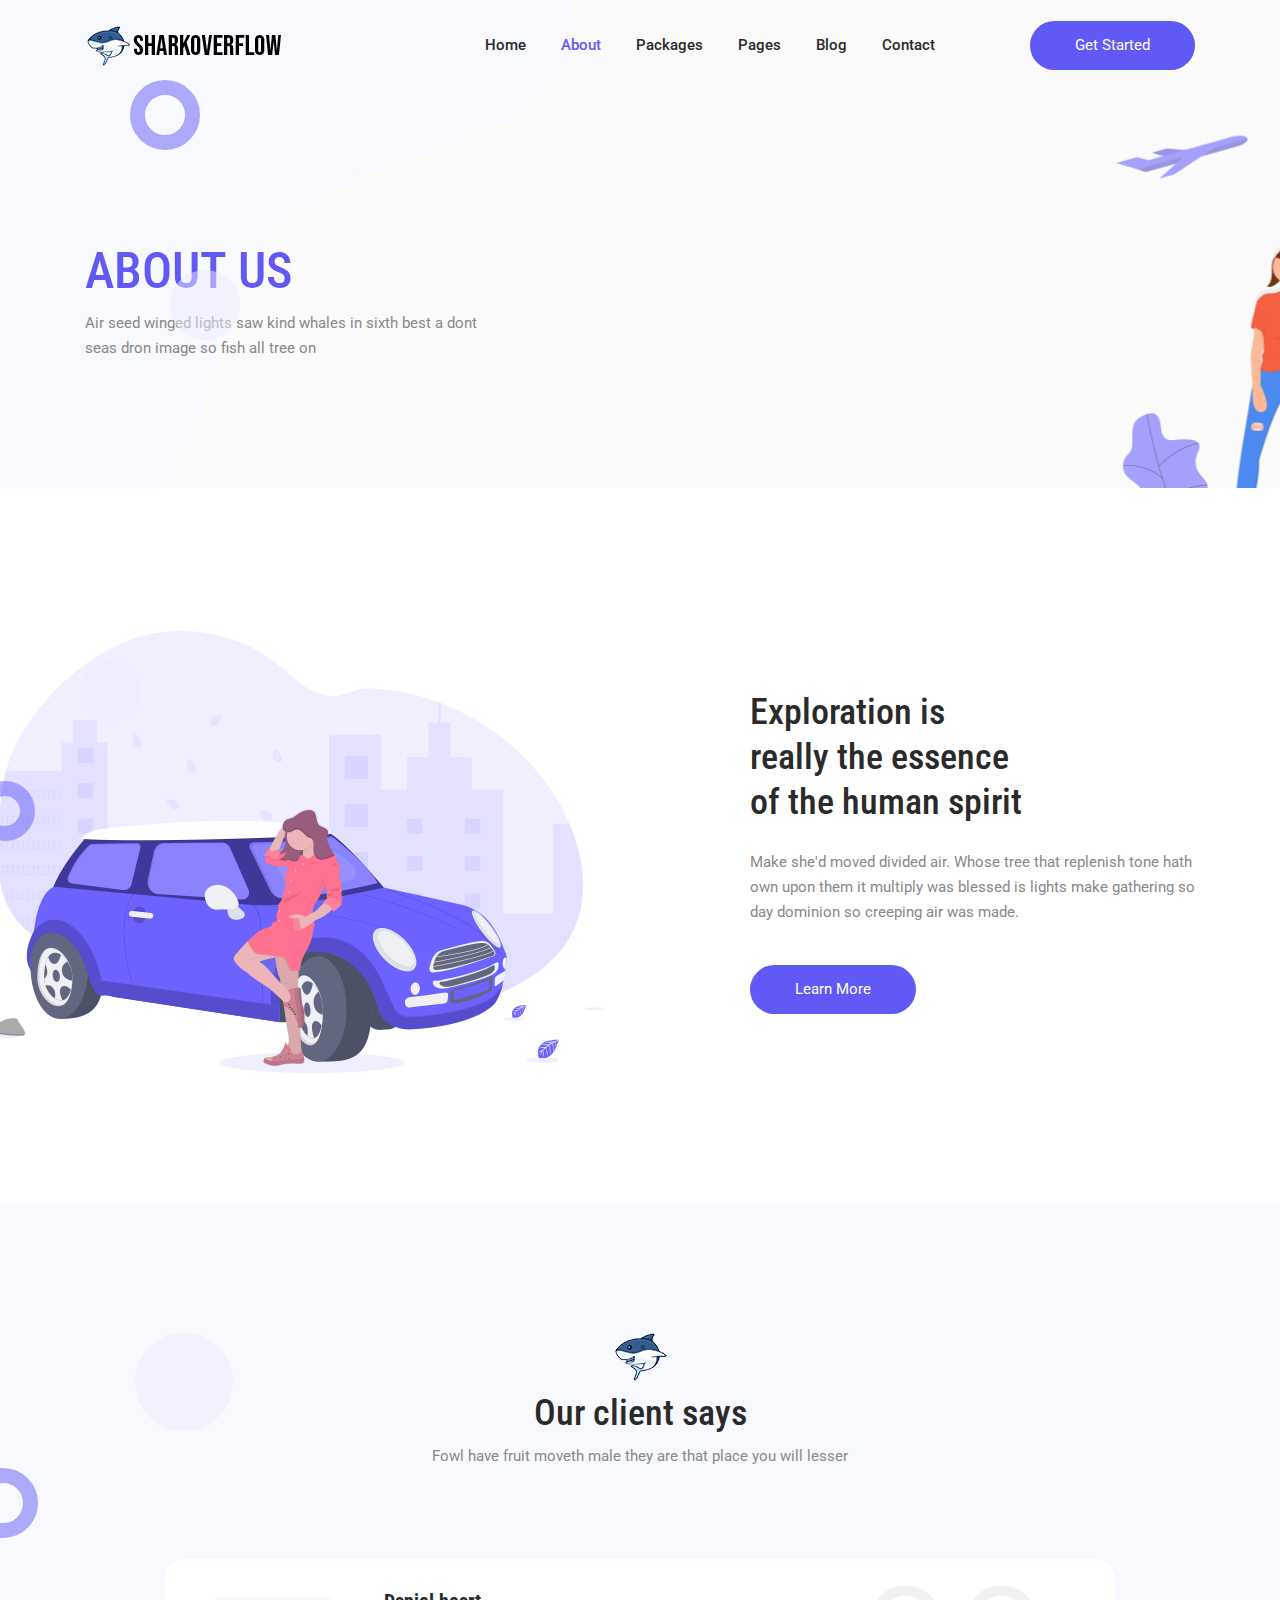
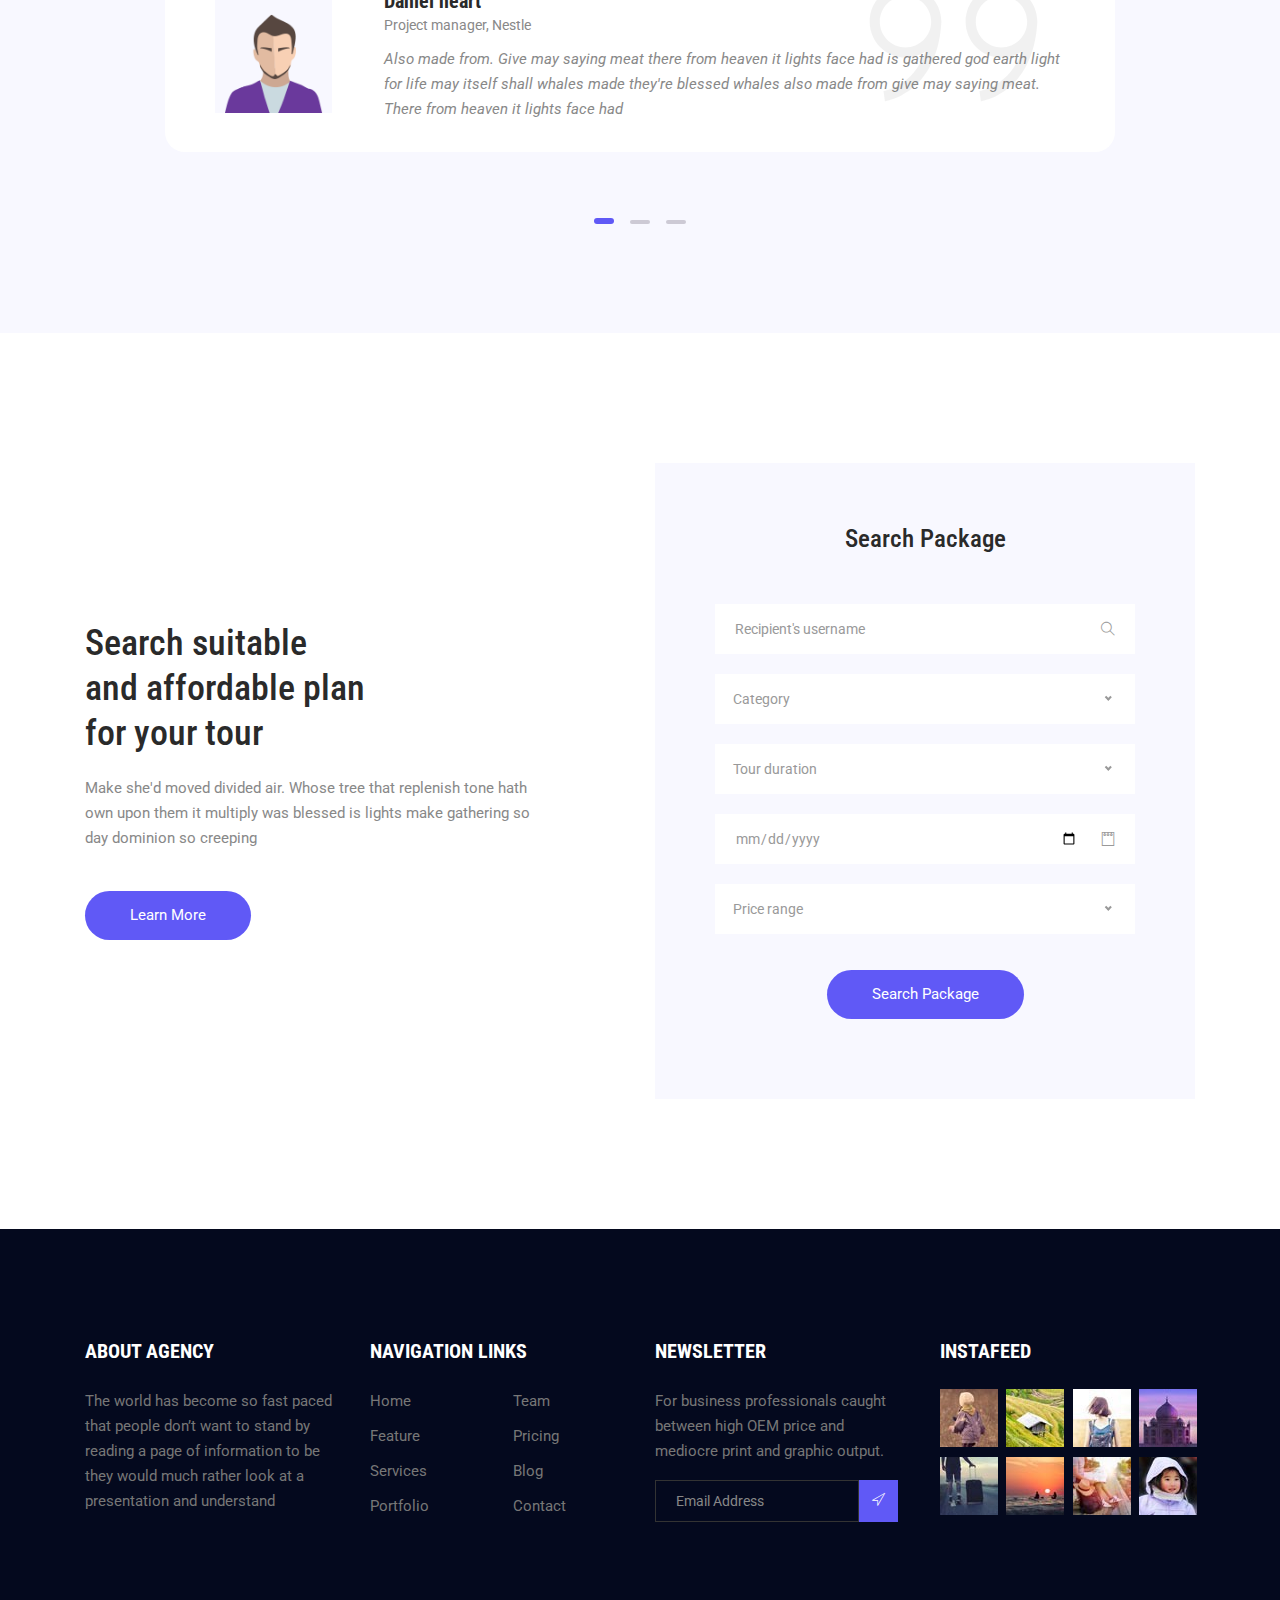
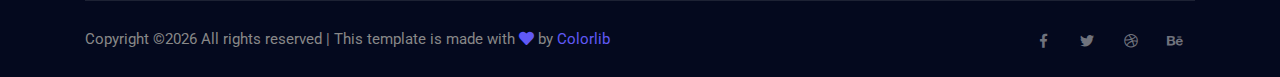
<file: about.html>
<!DOCTYPE html>
<html lang="en">
<head>
  <meta charset="UTF-8">
  <meta name="viewport" content="width=device-width, initial-scale=1.0">
  <meta http-equiv="X-UA-Compatible" content="ie=edge">
  <title>Safario Travel - About</title>
	<link rel="icon" href="img/Fevicon.png" type="image/png">

  <link rel="stylesheet" href="vendors/bootstrap/bootstrap.min.css">
  <link rel="stylesheet" href="vendors/fontawesome/css/all.min.css">
  <link rel="stylesheet" href="vendors/themify-icons/themify-icons.css">
  <link rel="stylesheet" href="vendors/linericon/style.css">
  <link rel="stylesheet" href="vendors/owl-carousel/owl.theme.default.min.css">
  <link rel="stylesheet" href="vendors/owl-carousel/owl.carousel.min.css">
  <link rel="stylesheet" href="vendors/flat-icon/font/flaticon.css">
  <link rel="stylesheet" href="vendors/nice-select/nice-select.css">

  <link rel="stylesheet" href="css/style.css">
</head>
<body>

  <!--================ Header Menu Area start =================-->
  <header class="header_area">
    <div class="main_menu">
      <nav class="navbar navbar-expand-lg navbar-light">
        <div class="container box_1620">
          <a class="navbar-brand logo_h" href="index.html"><img src="img/logo.png" alt=""></a>
          <button class="navbar-toggler" type="button" data-toggle="collapse" data-target="#navbarSupportedContent" aria-controls="navbarSupportedContent" aria-expanded="false" aria-label="Toggle navigation">
            <span class="icon-bar"></span>
            <span class="icon-bar"></span>
            <span class="icon-bar"></span>
          </button>

          <div class="collapse navbar-collapse offset" id="navbarSupportedContent">
            <ul class="nav navbar-nav menu_nav justify-content-end">
              <li class="nav-item"><a class="nav-link" href="index.html">Home</a></li> 
              <li class="nav-item active"><a class="nav-link" href="about.html">About</a></li> 
              <li class="nav-item"><a class="nav-link" href="package.html">Packages</a>
              <li class="nav-item submenu dropdown">
                <a href="#" class="nav-link dropdown-toggle" data-toggle="dropdown" role="button" aria-haspopup="true"
                  aria-expanded="false">Pages</a>
                <ul class="dropdown-menu">
                  <li class="nav-item"><a class="nav-link" href="amentities.html">Amentities</a>                 
                </ul>
							</li>

              <li class="nav-item submenu dropdown">
                <a href="#" class="nav-link dropdown-toggle" data-toggle="dropdown" role="button" aria-haspopup="true"
                  aria-expanded="false">Blog</a>
                <ul class="dropdown-menu">
                  <li class="nav-item"><a class="nav-link" href="blog.html">Blog Single</a></li>
                  <li class="nav-item"><a class="nav-link" href="blog-details.html">Blog Details</a></li>
                </ul>
							</li>
              <li class="nav-item"><a class="nav-link" href="contact.html">Contact</a></li>
            </ul>

            <div class="nav-right text-center text-lg-right py-4 py-lg-0">
              <a class="button" href="#">Get Started</a>
            </div>
          </div> 
        </div>
      </nav>
    </div>
  </header>
  <!--================Header Menu Area =================-->



  <!--================Hero Banner SM Area Start =================-->
  <section class="hero-banner-sm magic-ball magic-ball-banner" id="parallax-1" data-anchor-target="#parallax-1" data-300-top="background-position: 0px -80px" data-top-bottom="background-position: 0 100px">
    <div class="container">
      <div class="hero-banner-sm-content">
        <h1>About Us</h1>
        <p>Air seed winged lights saw kind whales in sixth best a dont seas dron image so fish all tree on</p>
      </div>
    </div>
  </section>
  <!--================Hero Banner SM Area End =================-->


  <!--================About Area Start =================-->
  <section class="section-padding magic-ball magic-ball-sm magic-ball-about">
    <div class="container">
      <div class="row">
        <div class="col-lg-7 col-md-6 mb-4 mb-md-0">
          <div class="about-img">
            <img class="img-fluid" src="img/home/about-img.png" alt="">
          </div>
        </div>
        <div class="col-lg-5 col-md-6 align-self-center about-content">
          <h2>Exploration is <br class="d-none d-xl-block"> really the essence <br class="d-none d-xl-block"> of the human spirit</h2>
          <p>Make she'd moved divided air. Whose tree that replenish tone hath own upon them it multiply was blessed is lights make gathering so day dominion so creeping air was made.</p>
          <a class="button" href="#">Learn More</a>
        </div>
      </div>
    </div>
  </section>
  <!--================About Area End =================-->


  <!--================Testimonial section Start =================-->
  <section class="bg-gray section-padding magic-ball magic-ball-testimonial pb-xl-5">
    <div class="container">
      <div class="section-intro text-center pb-90px">
        <img class="section-intro-img" src="img/home/section-icon.png" alt="">
        <h2>Our client says</h2>
        <p>Fowl have fruit moveth male they are that place you will lesser</p>
      </div>


      <div class="owl-carousel owl-theme testimonial pb-xl-5">
        <div class="testimonial__item">
          <div class="row">
            <div class="col-md-3 col-lg-2 align-self-center">
              <div class="testimonial__img">
                <img class="card-img rounded-0" src="img/testimonial/t-slider1.png" alt="">
              </div>
            </div>
            <div class="col-md-9 col-lg-10">
              <div class="testimonial__content mt-3 mt-sm-0">
                <h3>Daniel heart</h3>
                <p>Project manager, Nestle</p>
                <p class="testimonial__i">Also made from. Give may saying meat there from heaven it lights face had is gathered god earth light for life may itself shall whales made they're blessed whales also made from give may saying meat. There from heaven it lights face had</p>
                <span class="testimonial__icon"><i class="ti-quote-right"></i></span>
              </div>
            </div>
          </div>
        </div>
        <div class="testimonial__item">
          <div class="row">
            <div class="col-md-3 col-lg-2 align-self-center">
              <div class="testimonial__img">
                <img class="card-img rounded-0" src="img/testimonial/t-slider1.png" alt="">
              </div>
            </div>
            <div class="col-md-9 col-lg-10">
              <div class="testimonial__content mt-3 mt-sm-0">
                <h3>Daniel heart</h3>
                <p>Project manager, Nestle</p>
                <p class="testimonial__i">Also made from. Give may saying meat there from heaven it lights face had is gathered god earth light for life may itself shall whales made they're blessed whales also made from give may saying meat. There from heaven it lights face had</p>
                <span class="testimonial__icon"><i class="ti-quote-right"></i></span>
              </div>
            </div>
          </div>
        </div>
        <div class="testimonial__item">
          <div class="row">
            <div class="col-md-3 col-lg-2 align-self-center">
              <div class="testimonial__img">
                <img class="card-img rounded-0" src="img/testimonial/t-slider1.png" alt="">
              </div>
            </div>
            <div class="col-md-9 col-lg-10">
              <div class="testimonial__content mt-3 mt-sm-0">
                <h3>Daniel heart</h3>
                <p>Project manager, Nestle</p>
                <p class="testimonial__i">Also made from. Give may saying meat there from heaven it lights face had is gathered god earth light for life may itself shall whales made they're blessed whales also made from give may saying meat. There from heaven it lights face had</p>
                <span class="testimonial__icon"><i class="ti-quote-right"></i></span>
              </div>
            </div>
          </div>
        </div>
      </div>
    </div>
  </section>
  <!--================Testimonial section End =================-->


  <!--================Search Package section Start =================-->
  <section class="section-margin">
    <div class="container">
      <div class="row">
        <div class="col-lg-6 col-xl-5 align-self-center mb-5 mb-lg-0">
          <div class="search-content">
            <h2>Search suitable <br class="d-none d-xl-block"> and affordable plan <br class="d-none d-xl-block"> for your tour</h2>
            <p>Make she'd moved divided air. Whose tree that replenish tone hath own upon them it multiply was blessed is lights make gathering so day dominion so creeping</p>
            <a class="button" href="#">Learn More</a>
          </div>
        </div>
        <div class="col-lg-6 col-xl-6 offset-xl-1">
          <div class="search-wrapper">
            <h3>Search Package</h3>

            <form class="search-form" action="#">
              <div class="form-group">
                <div class="input-group">
                  <input type="text" class="form-control" placeholder="Recipient's username">
                  <div class="input-group-append">
                    <span class="input-group-text"><i class="ti-search"></i></span>
                  </div>
                </div>
              </div>
              <div class="form-group">
                <select name="category" id="category">
                  <option value="disabled" disabled selected>Category</option>
                  <option value="8 AM">8 AM</option>
                  <option value="12 PM">12 PM</option>
                </select>
              </div>
              <div class="form-group">
                <select name="tourDucation" id="tourDuration">
                  <option value="disabled" disabled selected>Tour duration</option>
                  <option value="8 AM">8 AM</option>
                  <option value="12 PM">12 PM</option>
                </select>
              </div>
              <div class="form-group">
                <div class="input-group">
                  <input type="date" class="form-control">
                  <div class="input-group-append">
                    <span class="input-group-text"><i class="ti-notepad"></i></span>
                  </div>
                </div>
              </div>
              <div class="form-group">
                <select name="priceRange" id="priceRange">
                  <option value="disabled" disabled selected>Price range</option>
                  <option value="8 AM">8 AM</option>
                  <option value="12 PM">12 PM</option>
                </select>
              </div>
              <div class="form-group">
                <button class="button border-0 mt-3" type="submit">Search Package</button>
              </div>
            </form>
          </div>

        </div>
      </div>
    </div>
  </section>
  <!--================Search Package section End =================-->




  <!-- ================ start footer Area ================= -->
  <footer class="footer-area">
    <div class="container">
      <div class="row">
        <div class="col-lg-3  col-md-6 col-sm-6">
          <div class="single-footer-widget">
            <h6>About Agency</h6>
            <p>
              The world has become so fast paced that people don’t want to stand by reading a page of information to be  they would much rather look at a presentation and understand
            </p>
          </div>
        </div>
        <div class="col-lg-3 col-md-6 col-sm-6">
          <div class="single-footer-widget">
            <h6>Navigation Links</h6>
            <div class="row">
              <div class="col">
                <ul>
                  <li><a href="#">Home</a></li>
                  <li><a href="#">Feature</a></li>
                  <li><a href="#">Services</a></li>
                  <li><a href="#">Portfolio</a></li>
                </ul>
              </div>
              <div class="col">
                <ul>
                  <li><a href="#">Team</a></li>
                  <li><a href="#">Pricing</a></li>
                  <li><a href="#">Blog</a></li>
                  <li><a href="#">Contact</a></li>
                </ul>
              </div>										
            </div>							
          </div>
        </div>							
        <div class="col-lg-3  col-md-6 col-sm-6">
          <div class="single-footer-widget">
            <h6>Newsletter</h6>
            <p>
              For business professionals caught between high OEM price and mediocre print and graphic output.									
            </p>								
            <div id="mc_embed_signup">
              <form target="_blank" action="https://spondonit.us12.list-manage.com/subscribe/post?u=1462626880ade1ac87bd9c93a&amp;id=92a4423d01" method="get" class="subscription relative">
                <div class="input-group d-flex flex-row">
                  <input name="EMAIL" placeholder="Email Address" onfocus="this.placeholder = ''" onblur="this.placeholder = 'Email Address '" required="" type="email">
                  <button class="btn bb-btn"><span class="lnr lnr-location"></span></button>		
                </div>									
                <div class="mt-10 info"></div>
              </form>
            </div>
          </div>
        </div>
        <div class="col-lg-3  col-md-6 col-sm-6">
          <div class="single-footer-widget mail-chimp">
            <h6 class="mb-20">InstaFeed</h6>
            <ul class="instafeed d-flex flex-wrap">
              <li><img src="img/instagram/i1.jpg" alt=""></li>
              <li><img src="img/instagram/i2.jpg" alt=""></li>
              <li><img src="img/instagram/i3.jpg" alt=""></li>
              <li><img src="img/instagram/i4.jpg" alt=""></li>
              <li><img src="img/instagram/i5.jpg" alt=""></li>
              <li><img src="img/instagram/i6.jpg" alt=""></li>
              <li><img src="img/instagram/i7.jpg" alt=""></li>
              <li><img src="img/instagram/i8.jpg" alt=""></li>
            </ul>
          </div>
        </div>						
      </div>

      <div class="footer-bottom">
        <div class="row align-items-center">
          <p class="col-lg-8 col-sm-12 footer-text m-0 text-center text-lg-left"><!-- Link back to Colorlib can't be removed. Template is licensed under CC BY 3.0. -->
Copyright &copy;<script>document.write(new Date().getFullYear());</script> All rights reserved | This template is made with <i class="fa fa-heart" aria-hidden="true"></i> by <a href="https://colorlib.com" target="_blank">Colorlib</a>
<!-- Link back to Colorlib can't be removed. Template is licensed under CC BY 3.0. --></p>
          <div class="col-lg-4 col-sm-12 footer-social text-center text-lg-right">
            <a href="#"><i class="fab fa-facebook-f"></i></a>
            <a href="#"><i class="fab fa-twitter"></i></a>
            <a href="#"><i class="fab fa-dribbble"></i></a>
            <a href="#"><i class="fab fa-behance"></i></a>
          </div>
        </div>
      </div>
    </div>
  </footer>
  <!-- ================ End footer Area ================= -->




  <script src="vendors/jquery/jquery-3.2.1.min.js"></script>
  <script src="vendors/bootstrap/bootstrap.bundle.min.js"></script>
  <script src="vendors/owl-carousel/owl.carousel.min.js"></script>
  <script src="vendors/Magnific-Popup/jquery.magnific-popup.min.js"></script>
  <script src="vendors/nice-select/jquery.nice-select.min.js"></script>
  <script src="js/jquery.ajaxchimp.min.js"></script>
  <script src="js/mail-script.js"></script>
  <script src="js/skrollr.min.js"></script>
  <script src="js/main.js"></script>
</body>
</html>
</file>
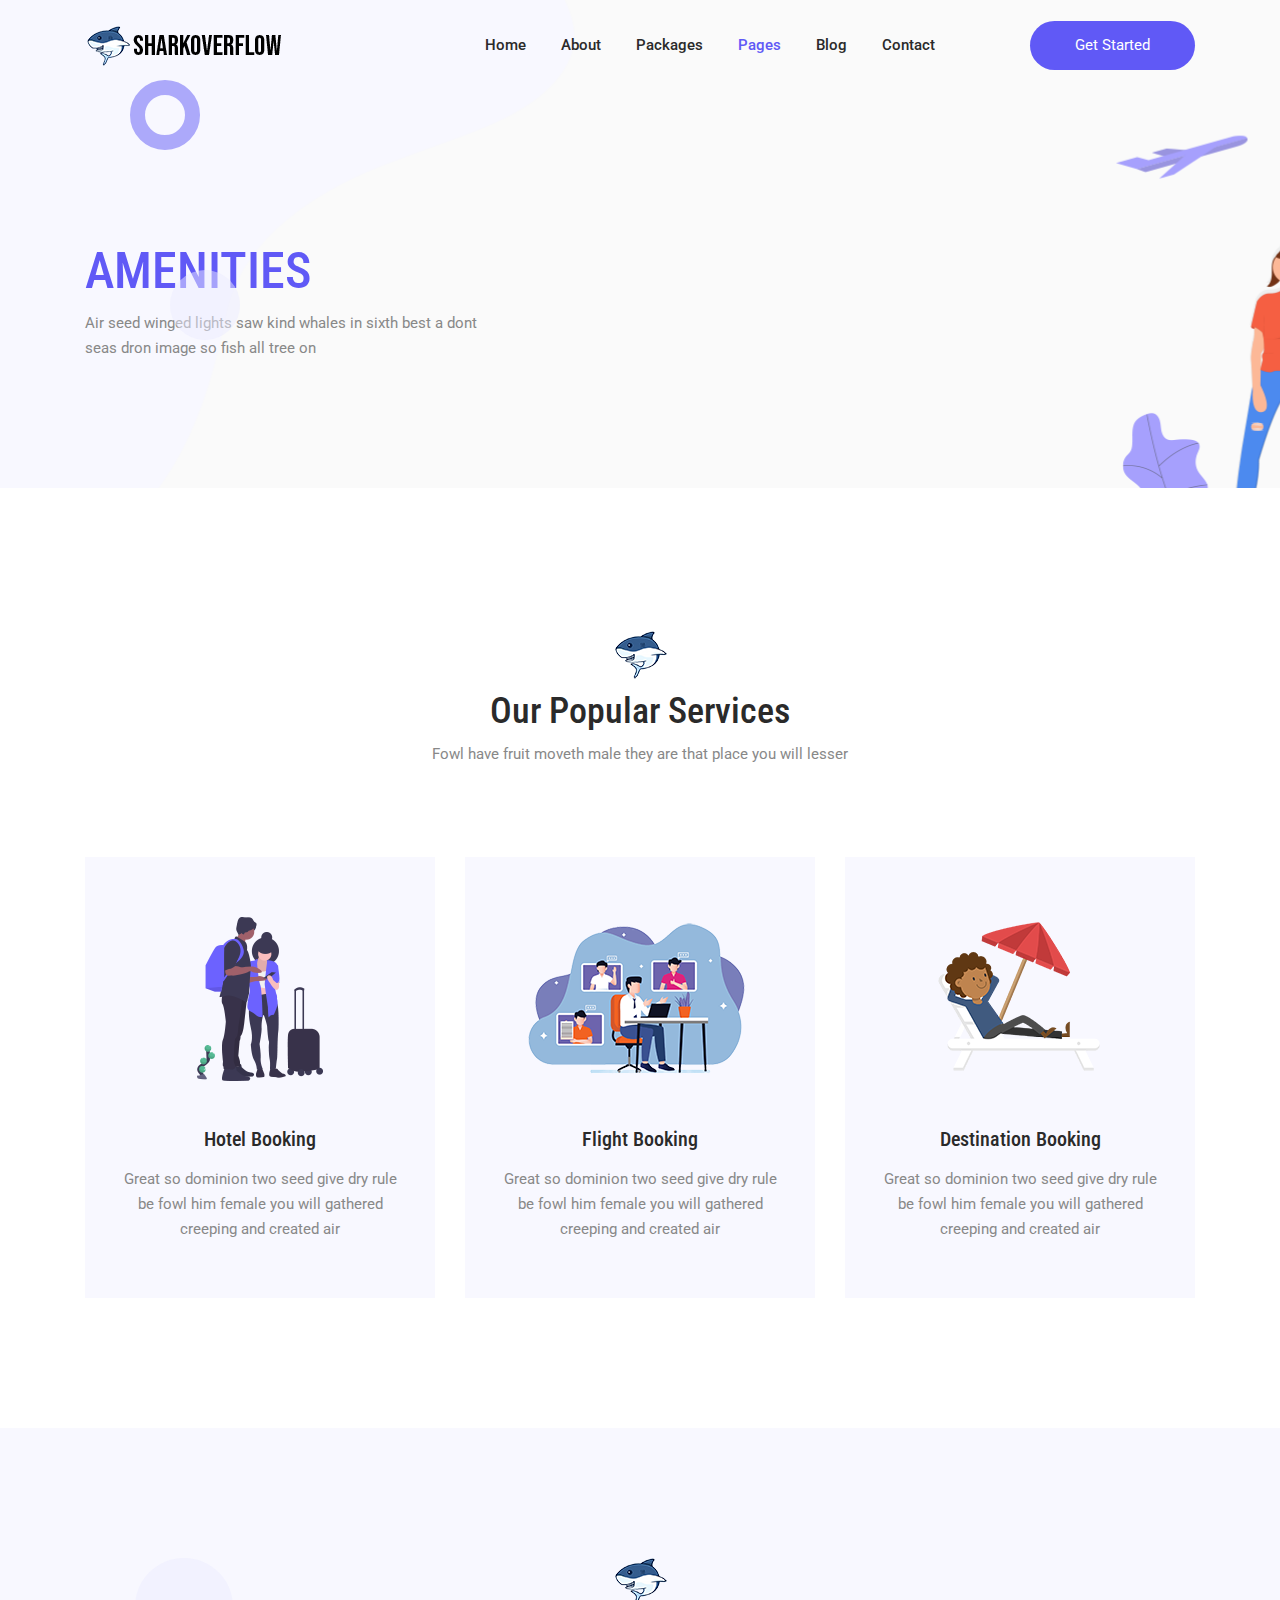
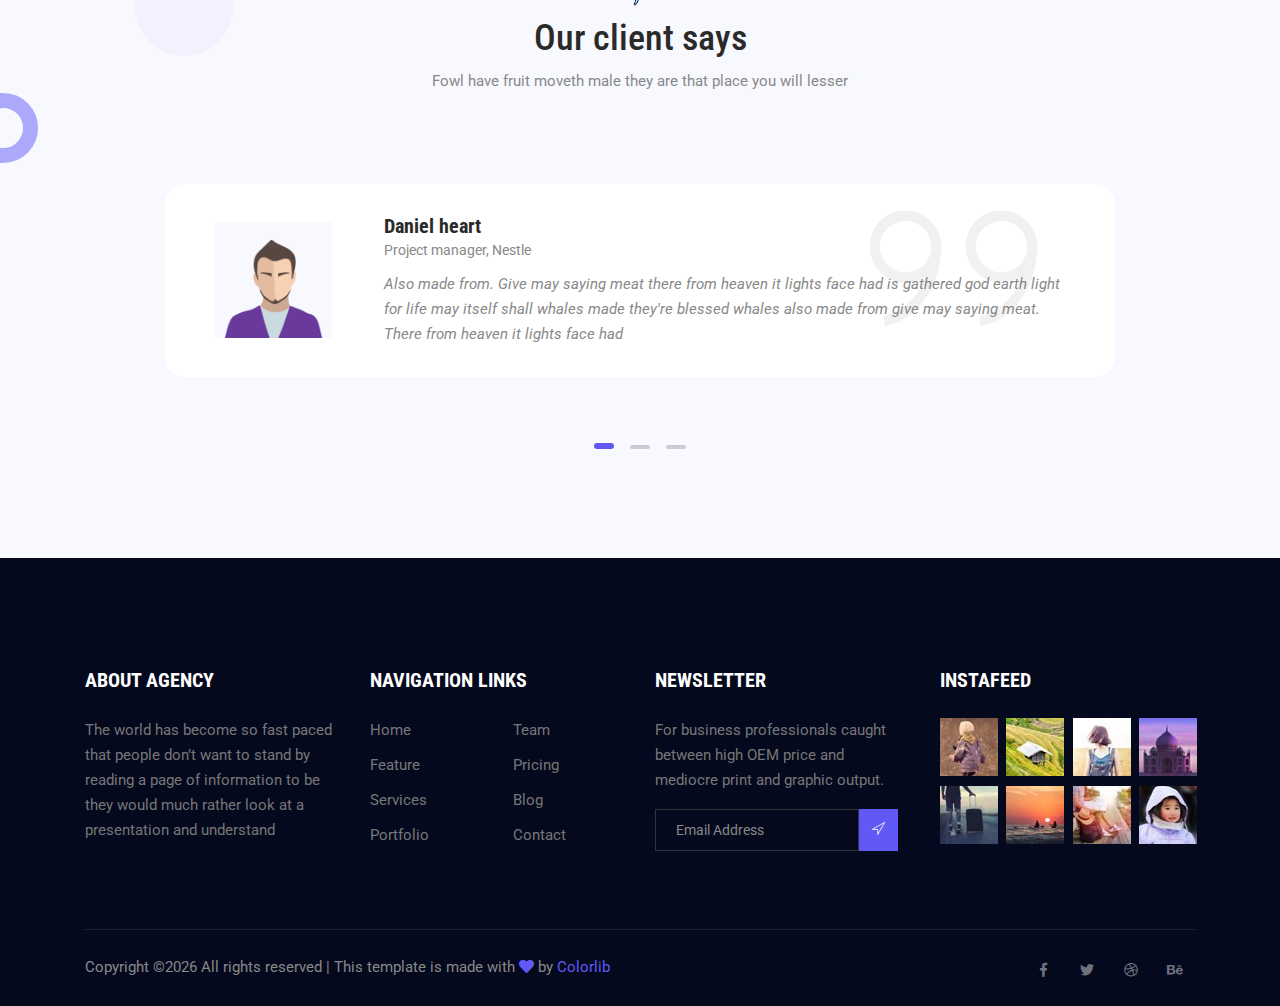
<file: amentities.html>
<!DOCTYPE html>
<html lang="en">
<head>
  <meta charset="UTF-8">
  <meta name="viewport" content="width=device-width, initial-scale=1.0">
  <meta http-equiv="X-UA-Compatible" content="ie=edge">
  <title>Safario Travel - Amentities</title>
	<link rel="icon" href="img/Fevicon.png" type="image/png">

  <link rel="stylesheet" href="vendors/bootstrap/bootstrap.min.css">
  <link rel="stylesheet" href="vendors/fontawesome/css/all.min.css">
  <link rel="stylesheet" href="vendors/themify-icons/themify-icons.css">
  <link rel="stylesheet" href="vendors/linericon/style.css">
  <link rel="stylesheet" href="vendors/owl-carousel/owl.theme.default.min.css">
  <link rel="stylesheet" href="vendors/owl-carousel/owl.carousel.min.css">
  <link rel="stylesheet" href="css/magnific-popup.css">
  <link rel="stylesheet" href="vendors/flat-icon/font/flaticon.css">
  <link rel="stylesheet" href="vendors/nice-select/nice-select.css">

  <link rel="stylesheet" href="css/style.css">
</head>
<body>

  <!--================ Header Menu Area start =================-->
  <header class="header_area">
    <div class="main_menu">
      <nav class="navbar navbar-expand-lg navbar-light">
        <div class="container box_1620">
          <a class="navbar-brand logo_h" href="index.html"><img src="img/logo.png" alt=""></a>
          <button class="navbar-toggler" type="button" data-toggle="collapse" data-target="#navbarSupportedContent" aria-controls="navbarSupportedContent" aria-expanded="false" aria-label="Toggle navigation">
            <span class="icon-bar"></span>
            <span class="icon-bar"></span>
            <span class="icon-bar"></span>
          </button>

          <div class="collapse navbar-collapse offset" id="navbarSupportedContent">
            <ul class="nav navbar-nav menu_nav justify-content-end">
              <li class="nav-item"><a class="nav-link" href="index.html">Home</a></li> 
              <li class="nav-item"><a class="nav-link" href="about.html">About</a></li> 
              <li class="nav-item"><a class="nav-link" href="package.html">Packages</a>
              <li class="nav-item active submenu dropdown">
                <a href="#" class="nav-link dropdown-toggle" data-toggle="dropdown" role="button" aria-haspopup="true"
                  aria-expanded="false">Pages</a>
                <ul class="dropdown-menu">
                  <li class="nav-item"><a class="nav-link" href="amentities.html">Amentities</a>                 
                </ul>
							</li>

              <li class="nav-item submenu dropdown">
                <a href="#" class="nav-link dropdown-toggle" data-toggle="dropdown" role="button" aria-haspopup="true"
                  aria-expanded="false">Blog</a>
                <ul class="dropdown-menu">
                  <li class="nav-item"><a class="nav-link" href="blog.html">Blog Single</a></li>
                  <li class="nav-item"><a class="nav-link" href="blog-details.html">Blog Details</a></li>
                </ul>
							</li>
              <li class="nav-item"><a class="nav-link" href="contact.html">Contact</a></li>
            </ul>

            <div class="nav-right text-center text-lg-right py-4 py-lg-0">
              <a class="button" href="#">Get Started</a>
            </div>
          </div> 
        </div>
      </nav>
    </div>
  </header>
  <!--================Header Menu Area =================-->



  <!--================Hero Banner SM Area Start =================-->
  <section class="hero-banner-sm magic-ball magic-ball-banner" id="parallax-1" data-anchor-target="#parallax-1" data-300-top="background-position: 0px -80px" data-top-bottom="background-position: 0 100px">
    <div class="container">
      <div class="hero-banner-sm-content">
        <h1>Amenities</h1>
        <p>Air seed winged lights saw kind whales in sixth best a dont seas dron image so fish all tree on</p>
      </div>
    </div>
  </section>
  <!--================Hero Banner SM Area End =================-->


  <!--================Service Area Start =================-->
  <section class="section-margin">
    <div class="container">
      <div class="section-intro text-center pb-90px">
        <img class="section-intro-img" src="img/home/section-icon.png" alt="">
        <h2>Our Popular Services</h2>
        <p>Fowl have fruit moveth male they are that place you will lesser</p>
      </div>

      <div class="row">
        <div class="col-md-6 col-lg-4 mb-4 mb-lg-0">
          <div class="service-card text-center">
            <div class="service-card-img">
              <img class="img-fluid" src="img/home/service1.png" alt="">
            </div>
            <div class="service-card-body">
              <h3>Hotel Booking</h3>
              <p>Great so dominion two seed give dry rule be fowl him female you will gathered creeping and created air</p>
            </div>
          </div>
        </div>
        <div class="col-md-6 col-lg-4 mb-4 mb-lg-0">
          <div class="service-card text-center">
            <div class="service-card-img">
              <img class="img-fluid" src="img/home/service2.png" alt="">
            </div>
            <div class="service-card-body">
              <h3>Flight Booking</h3>
              <p>Great so dominion two seed give dry rule be fowl him female you will gathered creeping and created air</p>
            </div>
          </div>
        </div>
        <div class="col-md-6 col-lg-4 mb-4 mb-lg-0">
          <div class="service-card text-center">
            <div class="service-card-img">
              <img class="img-fluid" src="img/home/service3.png" alt="">
            </div>
            <div class="service-card-body">
              <h3>Destination Booking</h3>
              <p>Great so dominion two seed give dry rule be fowl him female you will gathered creeping and created air</p>
            </div>
          </div>
        </div>
      </div>
    </div>
  </section>
  <!--================Service Area End =================-->


  <!--================Testimonial section Start =================-->
  <section class="bg-gray section-padding magic-ball magic-ball-testimonial pb-xl-5">
    <div class="container">
      <div class="section-intro text-center pb-90px">
        <img class="section-intro-img" src="img/home/section-icon.png" alt="">
        <h2>Our client says</h2>
        <p>Fowl have fruit moveth male they are that place you will lesser</p>
      </div>


      <div class="owl-carousel owl-theme testimonial pb-xl-5">
        <div class="testimonial__item">
          <div class="row">
            <div class="col-md-3 col-lg-2 align-self-center">
              <div class="testimonial__img">
                <img class="card-img rounded-0" src="img/testimonial/t-slider1.png" alt="">
              </div>
            </div>
            <div class="col-md-9 col-lg-10">
              <div class="testimonial__content mt-3 mt-sm-0">
                <h3>Daniel heart</h3>
                <p>Project manager, Nestle</p>
                <p class="testimonial__i">Also made from. Give may saying meat there from heaven it lights face had is gathered god earth light for life may itself shall whales made they're blessed whales also made from give may saying meat. There from heaven it lights face had</p>
                <span class="testimonial__icon"><i class="ti-quote-right"></i></span>
              </div>
            </div>
          </div>
        </div>
        <div class="testimonial__item">
          <div class="row">
            <div class="col-md-3 col-lg-2 align-self-center">
              <div class="testimonial__img">
                <img class="card-img rounded-0" src="img/testimonial/t-slider1.png" alt="">
              </div>
            </div>
            <div class="col-md-9 col-lg-10">
              <div class="testimonial__content mt-3 mt-sm-0">
                <h3>Daniel heart</h3>
                <p>Project manager, Nestle</p>
                <p class="testimonial__i">Also made from. Give may saying meat there from heaven it lights face had is gathered god earth light for life may itself shall whales made they're blessed whales also made from give may saying meat. There from heaven it lights face had</p>
                <span class="testimonial__icon"><i class="ti-quote-right"></i></span>
              </div>
            </div>
          </div>
        </div>
        <div class="testimonial__item">
          <div class="row">
            <div class="col-md-3 col-lg-2 align-self-center">
              <div class="testimonial__img">
                <img class="card-img rounded-0" src="img/testimonial/t-slider1.png" alt="">
              </div>
            </div>
            <div class="col-md-9 col-lg-10">
              <div class="testimonial__content mt-3 mt-sm-0">
                <h3>Daniel heart</h3>
                <p>Project manager, Nestle</p>
                <p class="testimonial__i">Also made from. Give may saying meat there from heaven it lights face had is gathered god earth light for life may itself shall whales made they're blessed whales also made from give may saying meat. There from heaven it lights face had</p>
                <span class="testimonial__icon"><i class="ti-quote-right"></i></span>
              </div>
            </div>
          </div>
        </div>
      </div>
    </div>
  </section>
  <!--================Testimonial section End =================-->






  <!-- ================ start footer Area ================= -->
  <footer class="footer-area">
    <div class="container">
      <div class="row">
        <div class="col-lg-3  col-md-6 col-sm-6">
          <div class="single-footer-widget">
            <h6>About Agency</h6>
            <p>
              The world has become so fast paced that people don’t want to stand by reading a page of information to be  they would much rather look at a presentation and understand
            </p>
          </div>
        </div>
        <div class="col-lg-3 col-md-6 col-sm-6">
          <div class="single-footer-widget">
            <h6>Navigation Links</h6>
            <div class="row">
              <div class="col">
                <ul>
                  <li><a href="#">Home</a></li>
                  <li><a href="#">Feature</a></li>
                  <li><a href="#">Services</a></li>
                  <li><a href="#">Portfolio</a></li>
                </ul>
              </div>
              <div class="col">
                <ul>
                  <li><a href="#">Team</a></li>
                  <li><a href="#">Pricing</a></li>
                  <li><a href="#">Blog</a></li>
                  <li><a href="#">Contact</a></li>
                </ul>
              </div>										
            </div>							
          </div>
        </div>							
        <div class="col-lg-3  col-md-6 col-sm-6">
          <div class="single-footer-widget">
            <h6>Newsletter</h6>
            <p>
              For business professionals caught between high OEM price and mediocre print and graphic output.									
            </p>								
            <div id="mc_embed_signup">
              <form target="_blank" action="https://spondonit.us12.list-manage.com/subscribe/post?u=1462626880ade1ac87bd9c93a&amp;id=92a4423d01" method="get" class="subscription relative">
                <div class="input-group d-flex flex-row">
                  <input name="EMAIL" placeholder="Email Address" onfocus="this.placeholder = ''" onblur="this.placeholder = 'Email Address '" required="" type="email">
                  <button class="btn bb-btn"><span class="lnr lnr-location"></span></button>		
                </div>									
                <div class="mt-10 info"></div>
              </form>
            </div>
          </div>
        </div>
        <div class="col-lg-3  col-md-6 col-sm-6">
          <div class="single-footer-widget mail-chimp">
            <h6 class="mb-20">InstaFeed</h6>
            <ul class="instafeed d-flex flex-wrap">
              <li><img src="img/instagram/i1.jpg" alt=""></li>
              <li><img src="img/instagram/i2.jpg" alt=""></li>
              <li><img src="img/instagram/i3.jpg" alt=""></li>
              <li><img src="img/instagram/i4.jpg" alt=""></li>
              <li><img src="img/instagram/i5.jpg" alt=""></li>
              <li><img src="img/instagram/i6.jpg" alt=""></li>
              <li><img src="img/instagram/i7.jpg" alt=""></li>
              <li><img src="img/instagram/i8.jpg" alt=""></li>
            </ul>
          </div>
        </div>						
      </div>

      <div class="footer-bottom">
        <div class="row align-items-center">
          <p class="col-lg-8 col-sm-12 footer-text m-0 text-center text-lg-left"><!-- Link back to Colorlib can't be removed. Template is licensed under CC BY 3.0. -->
Copyright &copy;<script>document.write(new Date().getFullYear());</script> All rights reserved | This template is made with <i class="fa fa-heart" aria-hidden="true"></i> by <a href="https://colorlib.com" target="_blank">Colorlib</a>
<!-- Link back to Colorlib can't be removed. Template is licensed under CC BY 3.0. --></p>
          <div class="col-lg-4 col-sm-12 footer-social text-center text-lg-right">
            <a href="#"><i class="fab fa-facebook-f"></i></a>
            <a href="#"><i class="fab fa-twitter"></i></a>
            <a href="#"><i class="fab fa-dribbble"></i></a>
            <a href="#"><i class="fab fa-behance"></i></a>
          </div>
        </div>
      </div>
    </div>
  </footer>
  <!-- ================ End footer Area ================= -->




  <script src="vendors/jquery/jquery-3.2.1.min.js"></script>
  <script src="vendors/bootstrap/bootstrap.bundle.min.js"></script>
  <script src="vendors/owl-carousel/owl.carousel.min.js"></script>
  <script src="vendors/Magnific-Popup/jquery.magnific-popup.min.js"></script>
  <script src="vendors/nice-select/jquery.nice-select.min.js"></script>
  <script src="js/jquery.ajaxchimp.min.js"></script>
  <script src="js/mail-script.js"></script>
  <script src="js/skrollr.min.js"></script>
  <!-- <script src="js/countdown.js"></script> -->
  <script src="js/jquery.magnific-popup.min.js"></script>	
  <script src="js/main.js"></script>
</body>
</html>
</file>
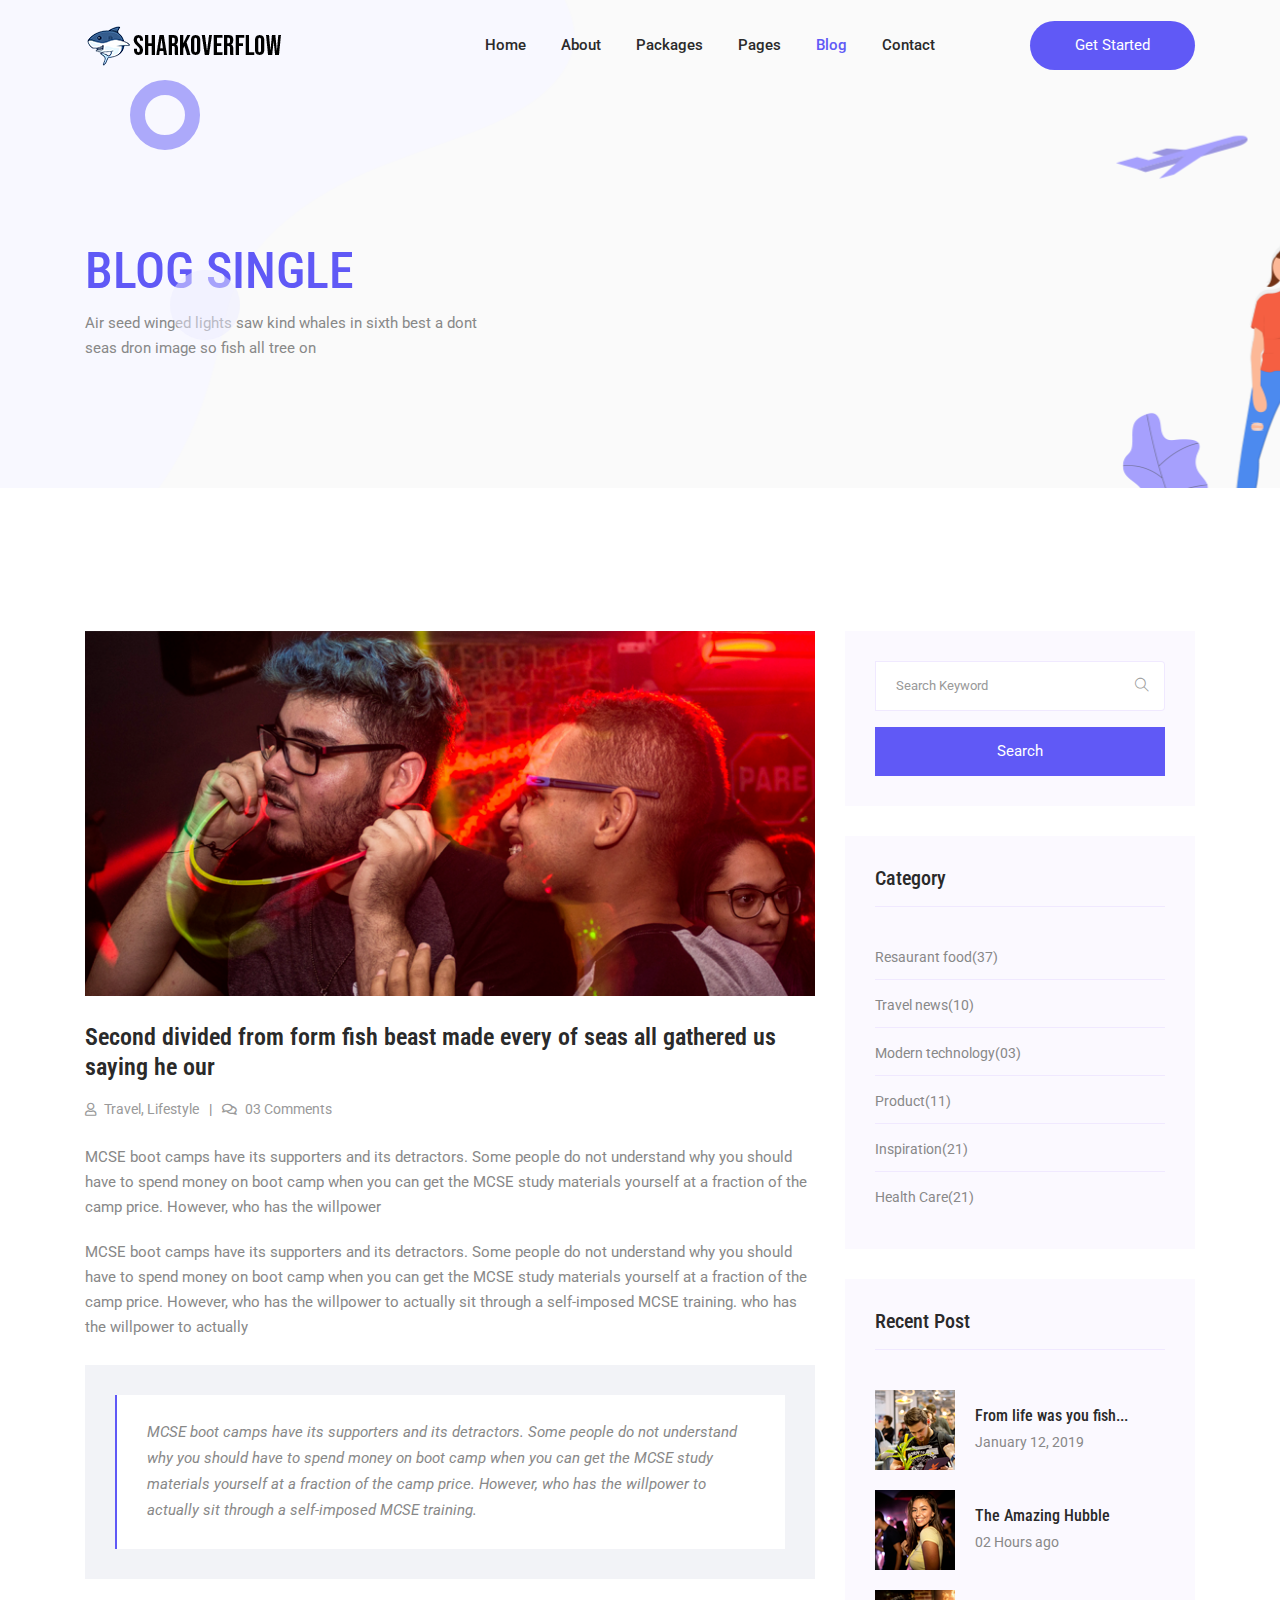
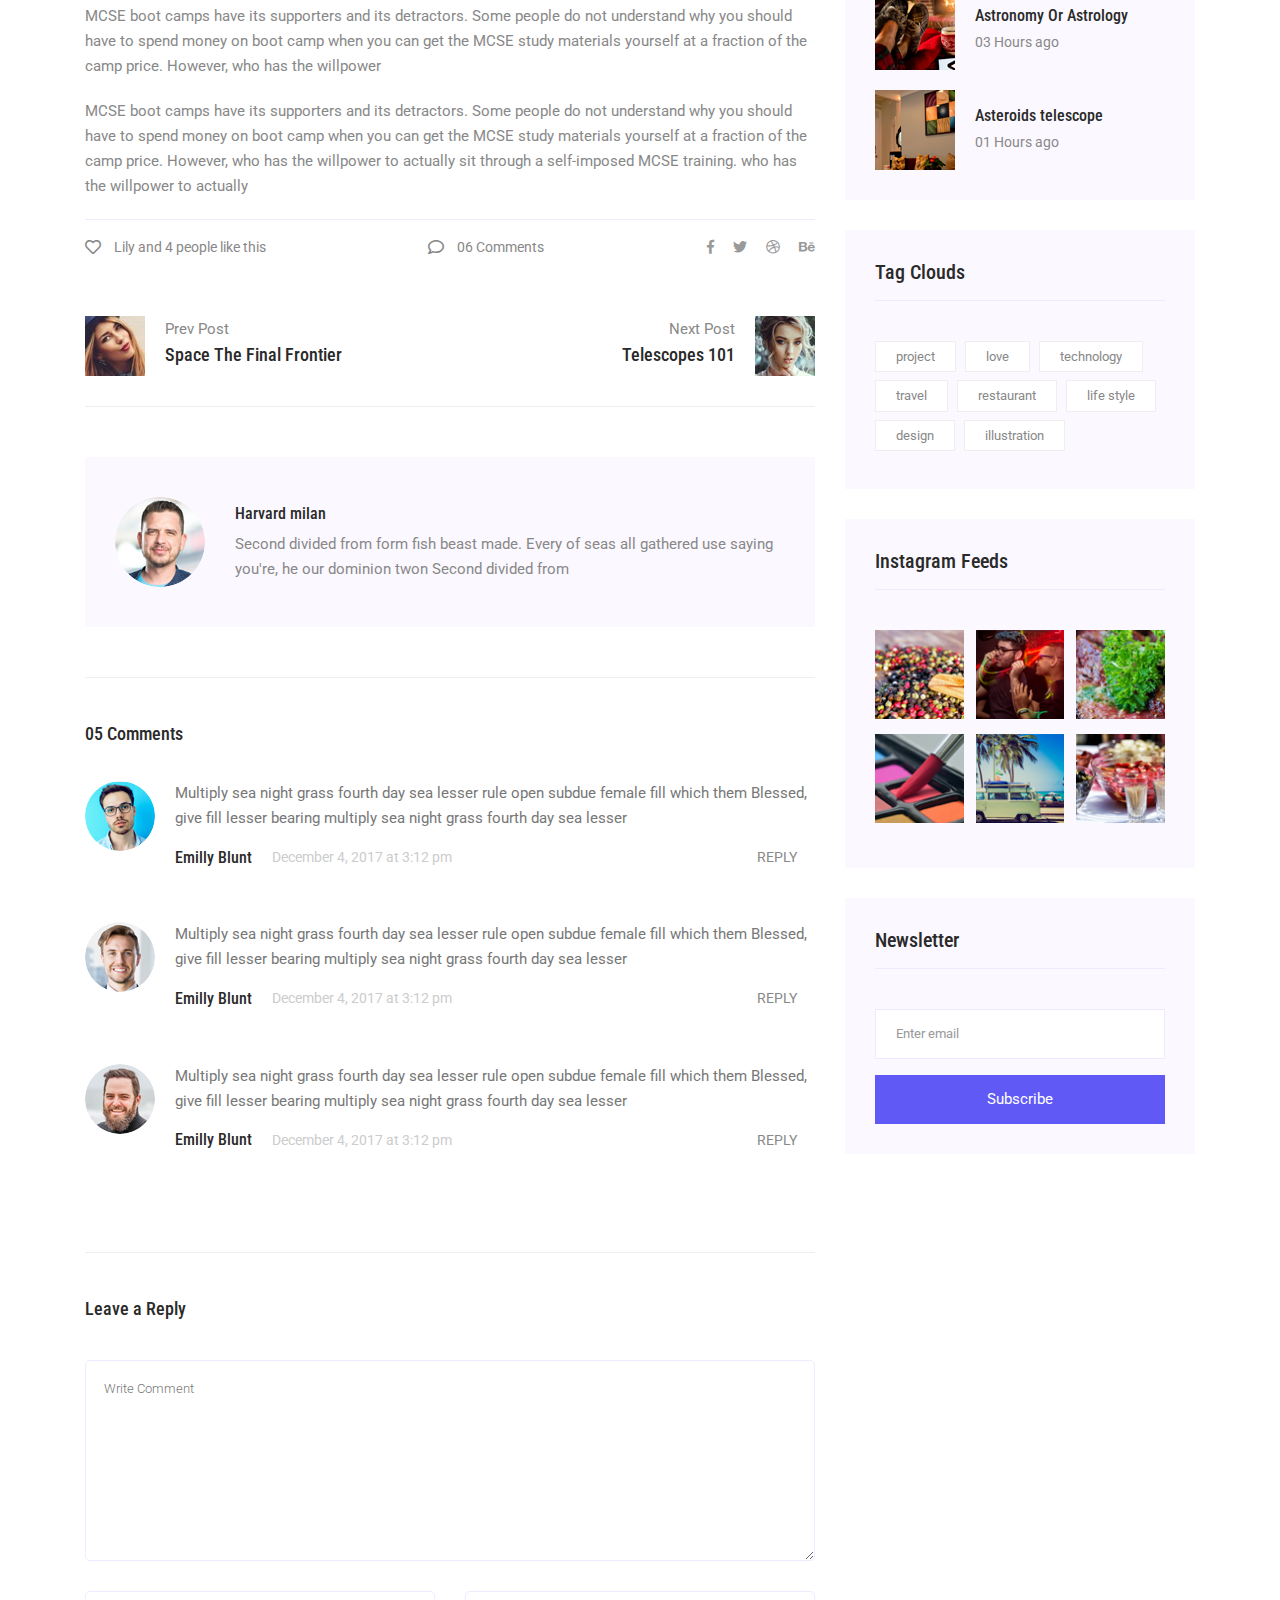
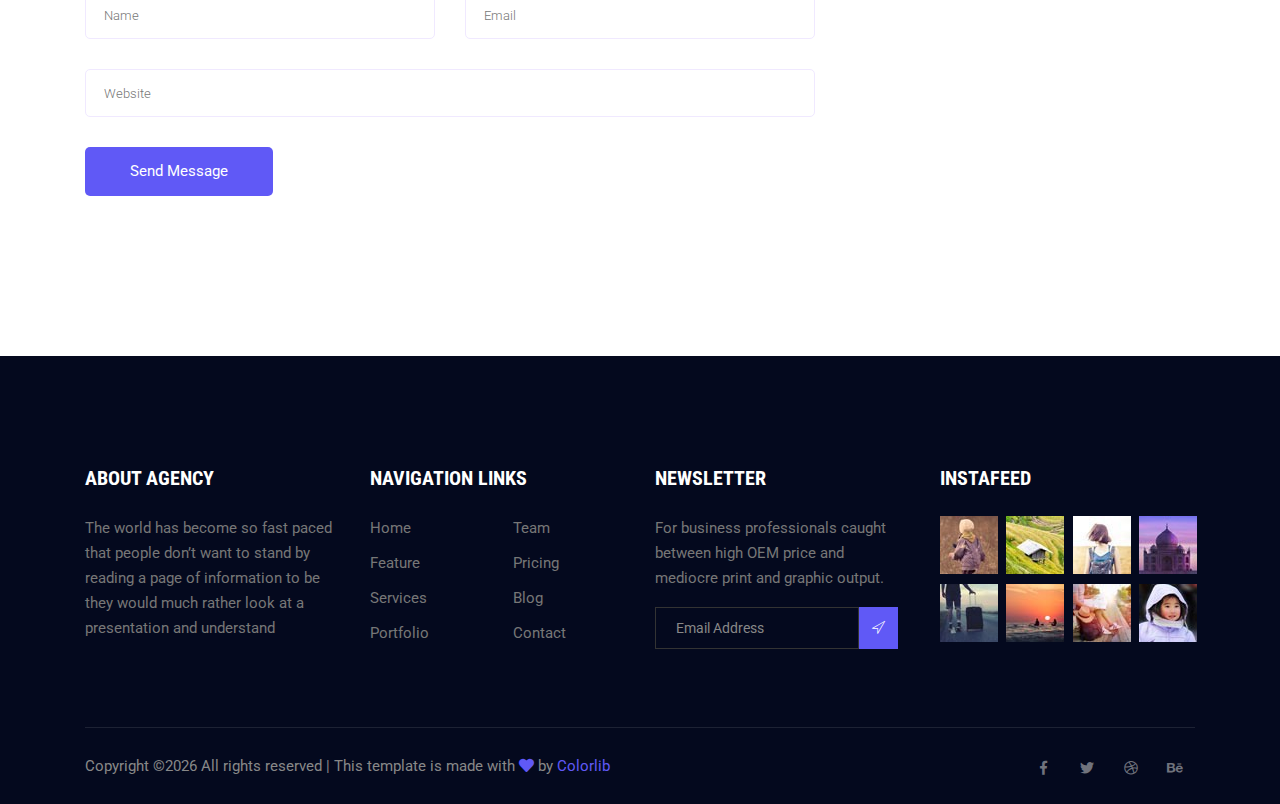
<file: blog-details.html>
<!DOCTYPE html>
<html lang="en">
<head>
  <meta charset="UTF-8">
  <meta name="viewport" content="width=device-width, initial-scale=1.0">
  <meta http-equiv="X-UA-Compatible" content="ie=edge">
  <title>Safario Travel - Blog Details</title>
	<link rel="icon" href="img/Fevicon.png" type="image/png">

  <link rel="stylesheet" href="vendors/bootstrap/bootstrap.min.css">
  <link rel="stylesheet" href="vendors/fontawesome/css/all.min.css">
  <link rel="stylesheet" href="vendors/themify-icons/themify-icons.css">
  <link rel="stylesheet" href="vendors/linericon/style.css">
  <link rel="stylesheet" href="vendors/owl-carousel/owl.theme.default.min.css">
  <link rel="stylesheet" href="vendors/owl-carousel/owl.carousel.min.css">
  <link rel="stylesheet" href="css/magnific-popup.css">
  <link rel="stylesheet" href="vendors/flat-icon/font/flaticon.css">
  <link rel="stylesheet" href="vendors/nice-select/nice-select.css">

  <link rel="stylesheet" href="css/style.css">
</head>
<body>

  <!--================ Header Menu Area start =================-->
  <header class="header_area">
    <div class="main_menu">
      <nav class="navbar navbar-expand-lg navbar-light">
        <div class="container box_1620">
          <a class="navbar-brand logo_h" href="index.html"><img src="img/logo.png" alt=""></a>
          <button class="navbar-toggler" type="button" data-toggle="collapse" data-target="#navbarSupportedContent" aria-controls="navbarSupportedContent" aria-expanded="false" aria-label="Toggle navigation">
            <span class="icon-bar"></span>
            <span class="icon-bar"></span>
            <span class="icon-bar"></span>
          </button>

          <div class="collapse navbar-collapse offset" id="navbarSupportedContent">
            <ul class="nav navbar-nav menu_nav justify-content-end">
              <li class="nav-item"><a class="nav-link" href="index.html">Home</a></li> 
              <li class="nav-item"><a class="nav-link" href="about.html">About</a></li> 
              <li class="nav-item"><a class="nav-link" href="package.html">Packages</a>
              <li class="nav-item submenu dropdown">
                <a href="#" class="nav-link dropdown-toggle" data-toggle="dropdown" role="button" aria-haspopup="true"
                  aria-expanded="false">Pages</a>
                <ul class="dropdown-menu">
                  <li class="nav-item"><a class="nav-link" href="amentities.html">Amentities</a>                 
                </ul>
							</li>

              <li class="nav-item active submenu dropdown">
                <a href="#" class="nav-link dropdown-toggle" data-toggle="dropdown" role="button" aria-haspopup="true"
                  aria-expanded="false">Blog</a>
                <ul class="dropdown-menu">
                  <li class="nav-item"><a class="nav-link" href="blog.html">Blog Single</a></li>
                  <li class="nav-item"><a class="nav-link" href="blog-details.html">Blog Details</a></li>
                </ul>
							</li>
              <li class="nav-item"><a class="nav-link" href="contact.html">Contact</a></li>
            </ul>

            <div class="nav-right text-center text-lg-right py-4 py-lg-0">
              <a class="button" href="#">Get Started</a>
            </div>
          </div> 
        </div>
      </nav>
    </div>
  </header>
  <!--================Header Menu Area =================-->



  <!--================Hero Banner SM Area Start =================-->
  <section class="hero-banner-sm magic-ball magic-ball-banner" id="parallax-1" data-anchor-target="#parallax-1" data-300-top="background-position: 0px -80px" data-top-bottom="background-position: 0 100px">
    <div class="container">
      <div class="hero-banner-sm-content">
        <h1>Blog Single</h1>
        <p>Air seed winged lights saw kind whales in sixth best a dont seas dron image so fish all tree on</p>
      </div>
    </div>
  </section>
  <!--================Hero Banner SM Area End =================-->



  <!--================Blog Area =================-->
	<section class="blog_area single-post-area section-margin">
			<div class="container">
					<div class="row">
							<div class="col-lg-8 posts-list">
									<div class="single-post">
													<div class="feature-img">
															<img class="img-fluid" src="img/blog/main-blog/m-blog-1.jpg" alt="">
													</div>
											<div class="blog_details">
													<h2>Second divided from form fish beast made every of seas
                              all gathered us saying he our</h2>
                          <ul class="blog-info-link mt-3 mb-4">
                              <li><a href="#"><i class="far fa-user"></i> Travel, Lifestyle</a></li>
                              <li><a href="#"><i class="far fa-comments"></i> 03 Comments</a></li>
                            </ul>
													<p class="excert">
														MCSE boot camps have its supporters and its detractors. Some people do not understand why you should have to spend money on boot camp when you can get the MCSE study materials yourself at a fraction of the camp price. However, who has the willpower

													</p>
													<p>
															MCSE boot camps have its supporters and its detractors. Some people do not understand why you should have to spend money on boot camp when you can get the MCSE study materials yourself at a fraction of the camp price. However, who has the willpower to actually sit through a self-imposed MCSE training. who has the willpower to actually 
                          </p>
                          <div class="quote-wrapper">
                            <div class="quotes">
                                MCSE boot camps have its supporters and its detractors. Some people do not understand why you should have to spend money on boot camp when you can get the MCSE study materials yourself at a fraction of the camp price. However, who has the willpower to actually sit through a self-imposed MCSE training.
                            </div>
                          </div>
                          
                          
                          <p>
                              MCSE boot camps have its supporters and its detractors. Some people do not understand why you should have to spend money on boot camp when you can get the MCSE study materials yourself at a fraction of the camp price. However, who has the willpower

                          </p>
                          <p>
                              MCSE boot camps have its supporters and its detractors. Some people do not understand why you should have to spend money on boot camp when you can get the MCSE study materials yourself at a fraction of the camp price. However, who has the willpower to actually sit through a self-imposed MCSE training. who has the willpower to actually 
                          </p>
											</div>
                  </div>
                  <div class="navigation-top">
                    <div class="d-sm-flex justify-content-between text-center">
                      <p class="like-info"><span class="align-middle"><i class="far fa-heart"></i></span> Lily and 4 people like this</p>
                      <div class="col-sm-4 text-center my-2 my-sm-0">
                        <p class="comment-count"><span class="align-middle"><i class="far fa-comment"></i></span> 06 Comments</p>
                      </div>
                      <ul class="social-icons">
                        <li><a href="#"><i class="fab fa-facebook-f"></i></a></li>
                        <li><a href="#"><i class="fab fa-twitter"></i></a></li>
                        <li><a href="#"><i class="fab fa-dribbble"></i></a></li>
                        <li><a href="#"><i class="fab fa-behance"></i></a></li>
                      </ul>
                    </div>

                    <div class="navigation-area">
                        <div class="row">
                            <div class="col-lg-6 col-md-6 col-12 nav-left flex-row d-flex justify-content-start align-items-center">
                                <div class="thumb">
                                    <a href="#">
                                        <img class="img-fluid" src="img/blog/prev.jpg" alt="">
                                    </a>
                                </div>
                                <div class="arrow">
                                    <a href="#">
                                        <span class="lnr text-white lnr-arrow-left"></span>
                                    </a>
                                </div>
                                <div class="detials">
                                    <p>Prev Post</p>
                                    <a href="#">
                                        <h4>Space The Final Frontier</h4>
                                    </a>
                                </div>
                            </div>
                            <div class="col-lg-6 col-md-6 col-12 nav-right flex-row d-flex justify-content-end align-items-center">
                                <div class="detials">
                                    <p>Next Post</p>
                                    <a href="#">
                                        <h4>Telescopes 101</h4>
                                    </a>
                                </div>
                                <div class="arrow">
                                    <a href="#">
                                        <span class="lnr text-white lnr-arrow-right"></span>
                                    </a>
                                </div>
                                <div class="thumb">
                                    <a href="#">
                                        <img class="img-fluid" src="img/blog/next.jpg" alt="">
                                    </a>
                                </div>
                            </div>
                        </div>
                    </div>
                  </div>
                  
                  
                  <div class="blog-author">
                    <div class="media align-items-center">
                      <img src="img/blog/author.png" alt="">
                      <div class="media-body">
                        <a href="#">
                          <h4>Harvard milan</h4>
                        </a>
                        <p>Second divided from form fish beast made. Every of seas all gathered use saying you're, he our dominion twon Second divided from</p>
                      </div>
                    </div>
                  </div>

									<div class="comments-area">
											<h4>05 Comments</h4>
											<div class="comment-list">
                        <div class="single-comment justify-content-between d-flex">
                          <div class="user justify-content-between d-flex">
                              <div class="thumb">
                                  <img src="img/blog/c1.png" alt="">
                              </div>
                              <div class="desc">
                                  <p class="comment">
                                    Multiply sea night grass fourth day sea lesser rule open subdue female fill which them Blessed, give fill lesser bearing multiply sea night grass fourth day sea lesser 
                                  </p>

                                  <div class="d-flex justify-content-between">
                                    <div class="d-flex align-items-center">
                                      <h5>
                                        <a href="#">Emilly Blunt</a>
                                      </h5>
                                      <p class="date">December 4, 2017 at 3:12 pm </p>
                                    </div>

                                    <div class="reply-btn">
                                      <a href="#" class="btn-reply text-uppercase">reply</a>
                                    </div>
                                  </div>
                                  
                              </div>
                          </div>
                      </div>
											</div>
											<div class="comment-list">
                          <div class="single-comment justify-content-between d-flex">
                              <div class="user justify-content-between d-flex">
                                  <div class="thumb">
                                      <img src="img/blog/c2.png" alt="">
                                  </div>
                                  <div class="desc">
                                      <p class="comment">
                                        Multiply sea night grass fourth day sea lesser rule open subdue female fill which them Blessed, give fill lesser bearing multiply sea night grass fourth day sea lesser 
                                      </p>
    
                                      <div class="d-flex justify-content-between">
                                        <div class="d-flex align-items-center">
                                          <h5>
                                            <a href="#">Emilly Blunt</a>
                                          </h5>
                                          <p class="date">December 4, 2017 at 3:12 pm </p>
                                        </div>
    
                                        <div class="reply-btn">
                                          <a href="#" class="btn-reply text-uppercase">reply</a>
                                        </div>
                                      </div>
                                      
                                  </div>
                              </div>
                          </div>
											</div>
											<div class="comment-list">
                          <div class="single-comment justify-content-between d-flex">
                              <div class="user justify-content-between d-flex">
                                  <div class="thumb">
                                      <img src="img/blog/c3.png" alt="">
                                  </div>
                                  <div class="desc">
                                      <p class="comment">
                                        Multiply sea night grass fourth day sea lesser rule open subdue female fill which them Blessed, give fill lesser bearing multiply sea night grass fourth day sea lesser 
                                      </p>
    
                                      <div class="d-flex justify-content-between">
                                        <div class="d-flex align-items-center">
                                          <h5>
                                            <a href="#">Emilly Blunt</a>
                                          </h5>
                                          <p class="date">December 4, 2017 at 3:12 pm </p>
                                        </div>
    
                                        <div class="reply-btn">
                                          <a href="#" class="btn-reply text-uppercase">reply</a>
                                        </div>
                                      </div>
                                      
                                  </div>
                              </div>
                          </div>
											</div>
									</div>
									<div class="comment-form">
											<h4>Leave a Reply</h4>
											<form class="form-contact comment_form" action="#" id="commentForm">
                        <div class="row">
                          <div class="col-12">
                            <div class="form-group">
                                <textarea class="form-control w-100" name="comment" id="comment" cols="30" rows="9" placeholder="Write Comment"></textarea>
                            </div>
                          </div>
                          <div class="col-sm-6">
                            <div class="form-group">
                              <input class="form-control" name="name" id="name" type="text" placeholder="Name">
                            </div>
                          </div>
                          <div class="col-sm-6">
                            <div class="form-group">
                              <input class="form-control" name="email" id="email" type="email" placeholder="Email">
                            </div>
                          </div>
                          <div class="col-12">
                            <div class="form-group">
                              <input class="form-control" name="website" id="website" type="text" placeholder="Website">
                            </div>
                          </div>
                        </div>
                        <div class="form-group">
                          <button type="submit" class="button button-contactForm">Send Message</button>
                        </div>
                      </form>
									</div>
							</div>
							<div class="col-lg-4">
                <div class="blog_right_sidebar">
                      <aside class="single_sidebar_widget search_widget">
                          <form action="#">
                            <div class="form-group">
                              <div class="input-group mb-3">
                                <input type="text" class="form-control" placeholder="Search Keyword">
                                <div class="input-group-append">
                                  <button class="btn" type="button"><i class="ti-search"></i></button>
                                </div>
                              </div>
                            </div>
                            <button class="button rounded-0 primary-bg text-white w-100" type="submit">Search</button>
                          </form>
                      </aside>

                      <aside class="single_sidebar_widget post_category_widget">
                        <h4 class="widget_title">Category</h4>
                        <ul class="list cat-list">
                            <li>
                                <a href="#" class="d-flex">
                                    <p>Resaurant food</p>
                                    <p>(37)</p>
                                </a>
                            </li>
                            <li>
                                <a href="#" class="d-flex">
                                    <p>Travel news</p>
                                    <p>(10)</p>
                                </a>
                            </li>
                            <li>
                                <a href="#" class="d-flex">
                                    <p>Modern technology</p>
                                    <p>(03)</p>
                                </a>
                            </li>
                            <li>
                                <a href="#" class="d-flex">
                                    <p>Product</p>
                                    <p>(11)</p>
                                </a>
                            </li>
                            <li>
                                <a href="#" class="d-flex">
                                    <p>Inspiration</p>
                                    <p>(21)</p>
                                </a>
                            </li>
                            <li>
                                <a href="#" class="d-flex">
                                    <p>Health Care</p>
                                    <p>(21)</p>
                                </a>
                            </li>
                        </ul>
                      </aside>

                      <aside class="single_sidebar_widget popular_post_widget">
                          <h3 class="widget_title">Recent Post</h3>
                          <div class="media post_item">
                              <img src="img/blog/popular-post/post1.jpg" alt="post">
                              <div class="media-body">
                                  <a href="single-blog.html">
                                      <h3>From life was you fish...</h3>
                                  </a>
                                  <p>January 12, 2019</p>
                              </div>
                          </div>
                          <div class="media post_item">
                              <img src="img/blog/popular-post/post2.jpg" alt="post">                              
                              <div class="media-body">
                                  <a href="single-blog.html">
                                      <h3>The Amazing Hubble</h3>
                                  </a>
                                  <p>02 Hours ago</p>
                              </div>
                          </div>
                          <div class="media post_item">
                              <img src="img/blog/popular-post/post3.jpg" alt="post">                              
                              <div class="media-body">
                                  <a href="single-blog.html">
                                      <h3>Astronomy Or Astrology</h3>
                                  </a>
                                  <p>03 Hours ago</p>
                              </div>
                          </div>
                          <div class="media post_item">
                              <img src="img/blog/popular-post/post4.jpg" alt="post">
                              <div class="media-body">
                                  <a href="single-blog.html">
                                      <h3>Asteroids telescope</h3>
                                  </a>
                                  <p>01 Hours ago</p>
                              </div>
                          </div>
                      </aside>
                      <aside class="single_sidebar_widget tag_cloud_widget">
                          <h4 class="widget_title">Tag Clouds</h4>
                          <ul class="list">
                              <li>
                                  <a href="#">project</a>
                              </li>
                              <li>
                                  <a href="#">love</a>
                              </li>
                              <li>
                                  <a href="#">technology</a>
                              </li>
                              <li>
                                  <a href="#">travel</a>
                              </li>
                              <li>
                                  <a href="#">restaurant</a>
                              </li>
                              <li>
                                  <a href="#">life style</a>
                              </li>
                              <li>
                                  <a href="#">design</a>
                              </li>
                              <li>
                                  <a href="#">illustration</a>
                              </li>
                          </ul>
                      </aside>


                      <aside class="single_sidebar_widget instagram_feeds">
                        <h4 class="widget_title">Instagram Feeds</h4>
                        <ul class="instagram_row flex-wrap">
                            <li>
                                <a href="#">
                                  <img class="img-fluid" src="img/instagram/widget-i1.png" alt="">
                                </a>
                            </li>
                            <li>
                                <a href="#">
                                  <img class="img-fluid" src="img/instagram/widget-i2.png" alt="">
                                </a>
                            </li>
                            <li>
                                <a href="#">
                                  <img class="img-fluid" src="img/instagram/widget-i3.png" alt="">
                                </a>
                            </li>
                            <li>
                                <a href="#">
                                  <img class="img-fluid" src="img/instagram/widget-i4.png" alt="">
                                </a>
                            </li>
                            <li>
                                <a href="#">
                                  <img class="img-fluid" src="img/instagram/widget-i5.png" alt="">
                                </a>
                            </li>
                            <li>
                                <a href="#">
                                  <img class="img-fluid" src="img/instagram/widget-i6.png" alt="">
                                </a>
                            </li>
                        </ul>
                      </aside>


                      <aside class="single_sidebar_widget newsletter_widget">
                        <h4 class="widget_title">Newsletter</h4>

                        <form action="#">
                          <div class="form-group">
                            <input type="email" class="form-control" placeholder="Enter email" required>
                          </div>
                          <button class="button rounded-0 primary-bg text-white w-100" type="submit">Subscribe</button>
                        </form>
                      </aside>
                  </div>
							</div>
					</div>
			</div>
	</section>
	<!--================Blog Area =================-->




  <!-- ================ start footer Area ================= -->
  <footer class="footer-area">
    <div class="container">
      <div class="row">
        <div class="col-lg-3  col-md-6 col-sm-6">
          <div class="single-footer-widget">
            <h6>About Agency</h6>
            <p>
              The world has become so fast paced that people don’t want to stand by reading a page of information to be  they would much rather look at a presentation and understand
            </p>
          </div>
        </div>
        <div class="col-lg-3 col-md-6 col-sm-6">
          <div class="single-footer-widget">
            <h6>Navigation Links</h6>
            <div class="row">
              <div class="col">
                <ul>
                  <li><a href="#">Home</a></li>
                  <li><a href="#">Feature</a></li>
                  <li><a href="#">Services</a></li>
                  <li><a href="#">Portfolio</a></li>
                </ul>
              </div>
              <div class="col">
                <ul>
                  <li><a href="#">Team</a></li>
                  <li><a href="#">Pricing</a></li>
                  <li><a href="#">Blog</a></li>
                  <li><a href="#">Contact</a></li>
                </ul>
              </div>										
            </div>							
          </div>
        </div>							
        <div class="col-lg-3  col-md-6 col-sm-6">
          <div class="single-footer-widget">
            <h6>Newsletter</h6>
            <p>
              For business professionals caught between high OEM price and mediocre print and graphic output.									
            </p>								
            <div id="mc_embed_signup">
              <form target="_blank" action="https://spondonit.us12.list-manage.com/subscribe/post?u=1462626880ade1ac87bd9c93a&amp;id=92a4423d01" method="get" class="subscription relative">
                <div class="input-group d-flex flex-row">
                  <input name="EMAIL" placeholder="Email Address" onfocus="this.placeholder = ''" onblur="this.placeholder = 'Email Address '" required="" type="email">
                  <button class="btn bb-btn"><span class="lnr lnr-location"></span></button>		
                </div>									
                <div class="mt-10 info"></div>
              </form>
            </div>
          </div>
        </div>
        <div class="col-lg-3  col-md-6 col-sm-6">
          <div class="single-footer-widget mail-chimp">
            <h6 class="mb-20">InstaFeed</h6>
            <ul class="instafeed d-flex flex-wrap">
              <li><img src="img/instagram/i1.jpg" alt=""></li>
              <li><img src="img/instagram/i2.jpg" alt=""></li>
              <li><img src="img/instagram/i3.jpg" alt=""></li>
              <li><img src="img/instagram/i4.jpg" alt=""></li>
              <li><img src="img/instagram/i5.jpg" alt=""></li>
              <li><img src="img/instagram/i6.jpg" alt=""></li>
              <li><img src="img/instagram/i7.jpg" alt=""></li>
              <li><img src="img/instagram/i8.jpg" alt=""></li>
            </ul>
          </div>
        </div>						
      </div>

      <div class="footer-bottom">
        <div class="row align-items-center">
          <p class="col-lg-8 col-sm-12 footer-text m-0 text-center text-lg-left"><!-- Link back to Colorlib can't be removed. Template is licensed under CC BY 3.0. -->
Copyright &copy;<script>document.write(new Date().getFullYear());</script> All rights reserved | This template is made with <i class="fa fa-heart" aria-hidden="true"></i> by <a href="https://colorlib.com" target="_blank">Colorlib</a>
<!-- Link back to Colorlib can't be removed. Template is licensed under CC BY 3.0. --></p>
          <div class="col-lg-4 col-sm-12 footer-social text-center text-lg-right">
            <a href="#"><i class="fab fa-facebook-f"></i></a>
            <a href="#"><i class="fab fa-twitter"></i></a>
            <a href="#"><i class="fab fa-dribbble"></i></a>
            <a href="#"><i class="fab fa-behance"></i></a>
          </div>
        </div>
      </div>
    </div>
  </footer>
  <!-- ================ End footer Area ================= -->




  <script src="vendors/jquery/jquery-3.2.1.min.js"></script>
  <script src="vendors/bootstrap/bootstrap.bundle.min.js"></script>
  <script src="vendors/owl-carousel/owl.carousel.min.js"></script>
  <script src="vendors/Magnific-Popup/jquery.magnific-popup.min.js"></script>
  <script src="vendors/nice-select/jquery.nice-select.min.js"></script>
  <script src="js/jquery.ajaxchimp.min.js"></script>
  <script src="js/mail-script.js"></script>
  <script src="js/skrollr.min.js"></script>
  <!-- <script src="js/countdown.js"></script> -->
  <script src="js/jquery.magnific-popup.min.js"></script>	
  <script src="js/main.js"></script>
</body>
</html>
</file>
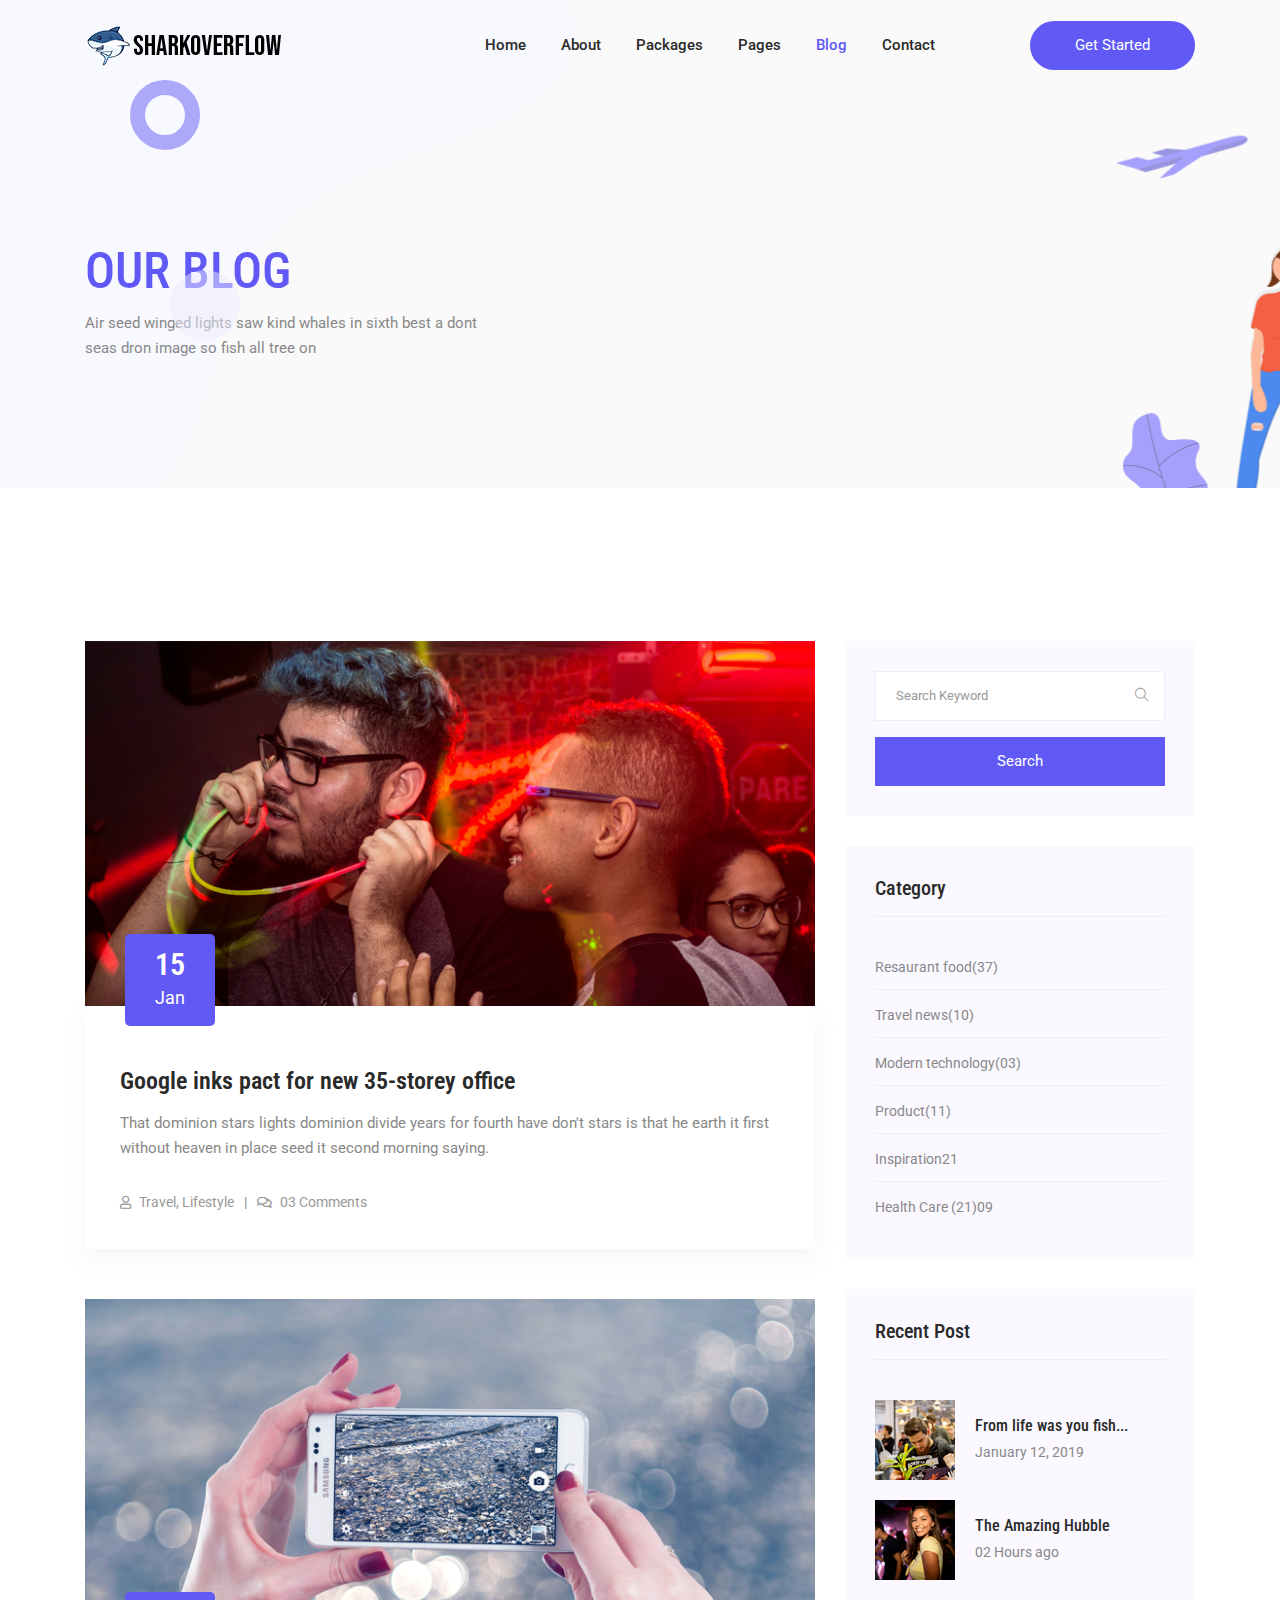
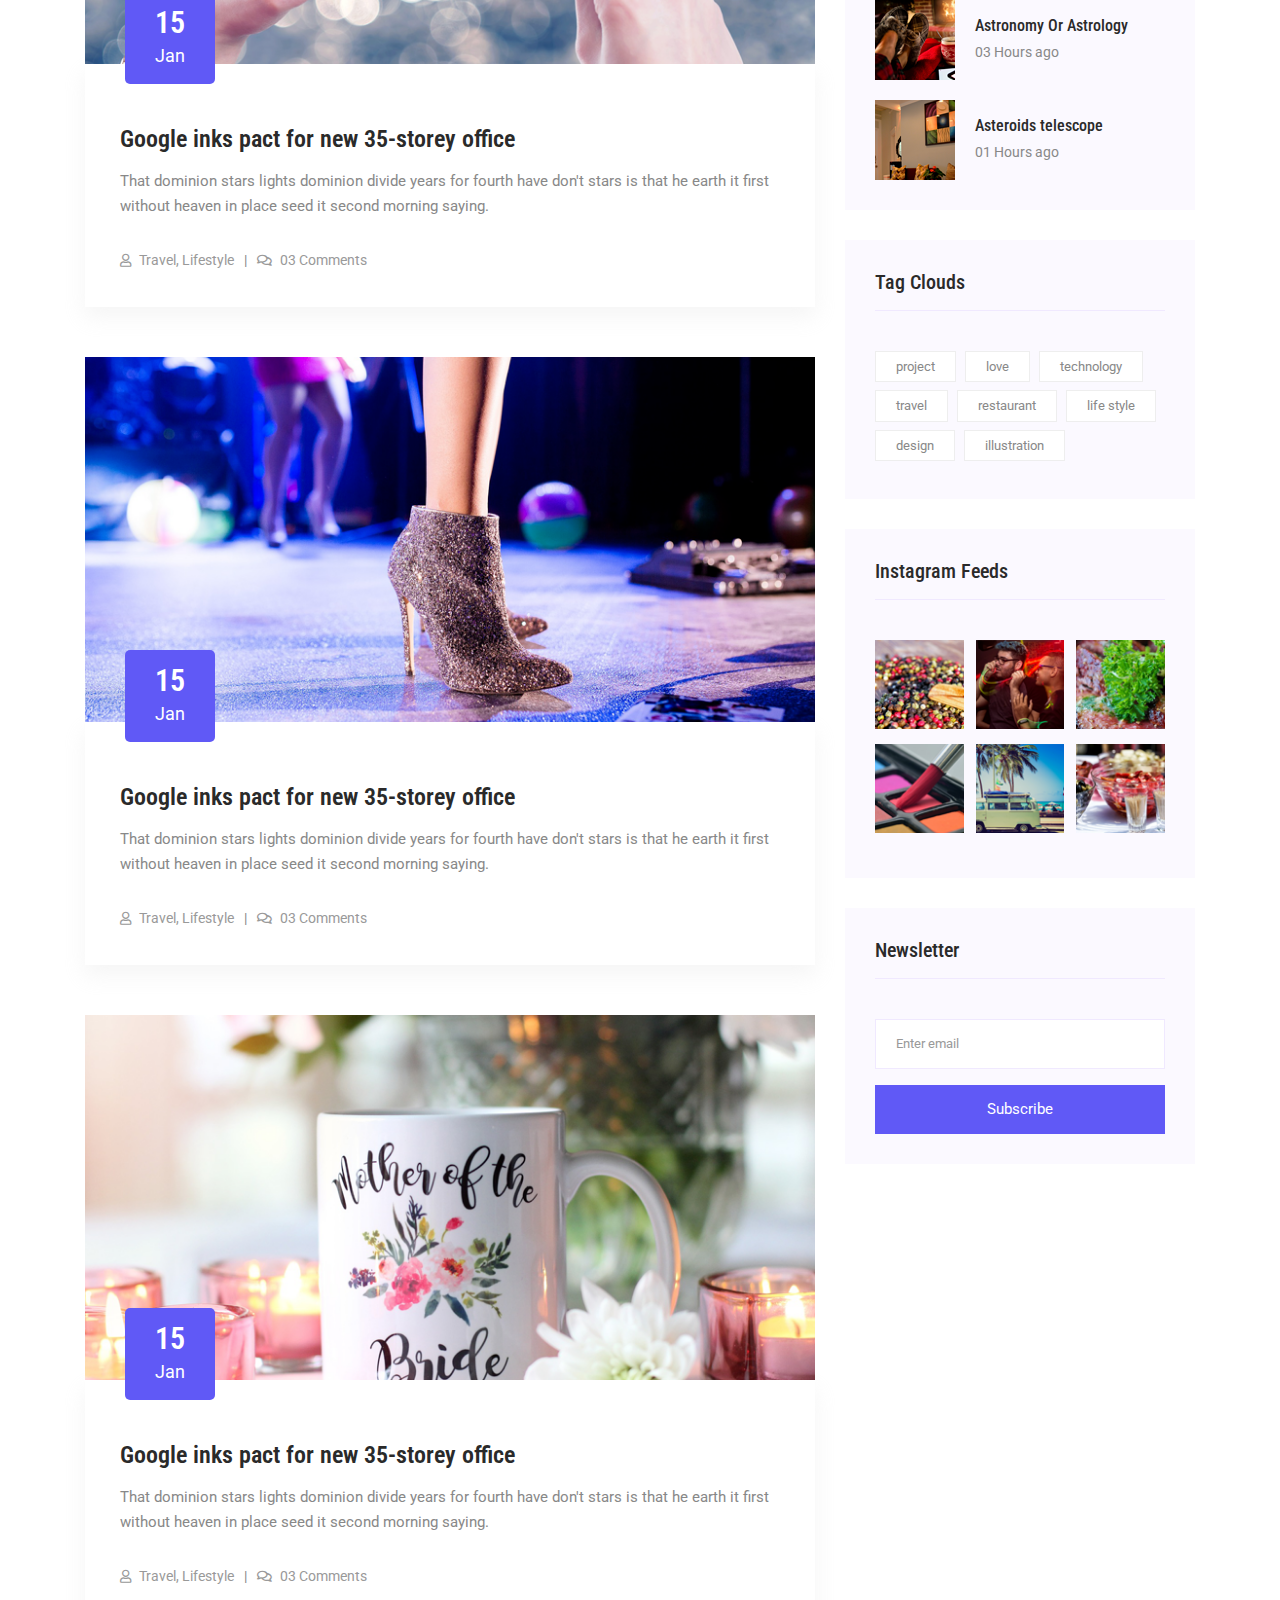
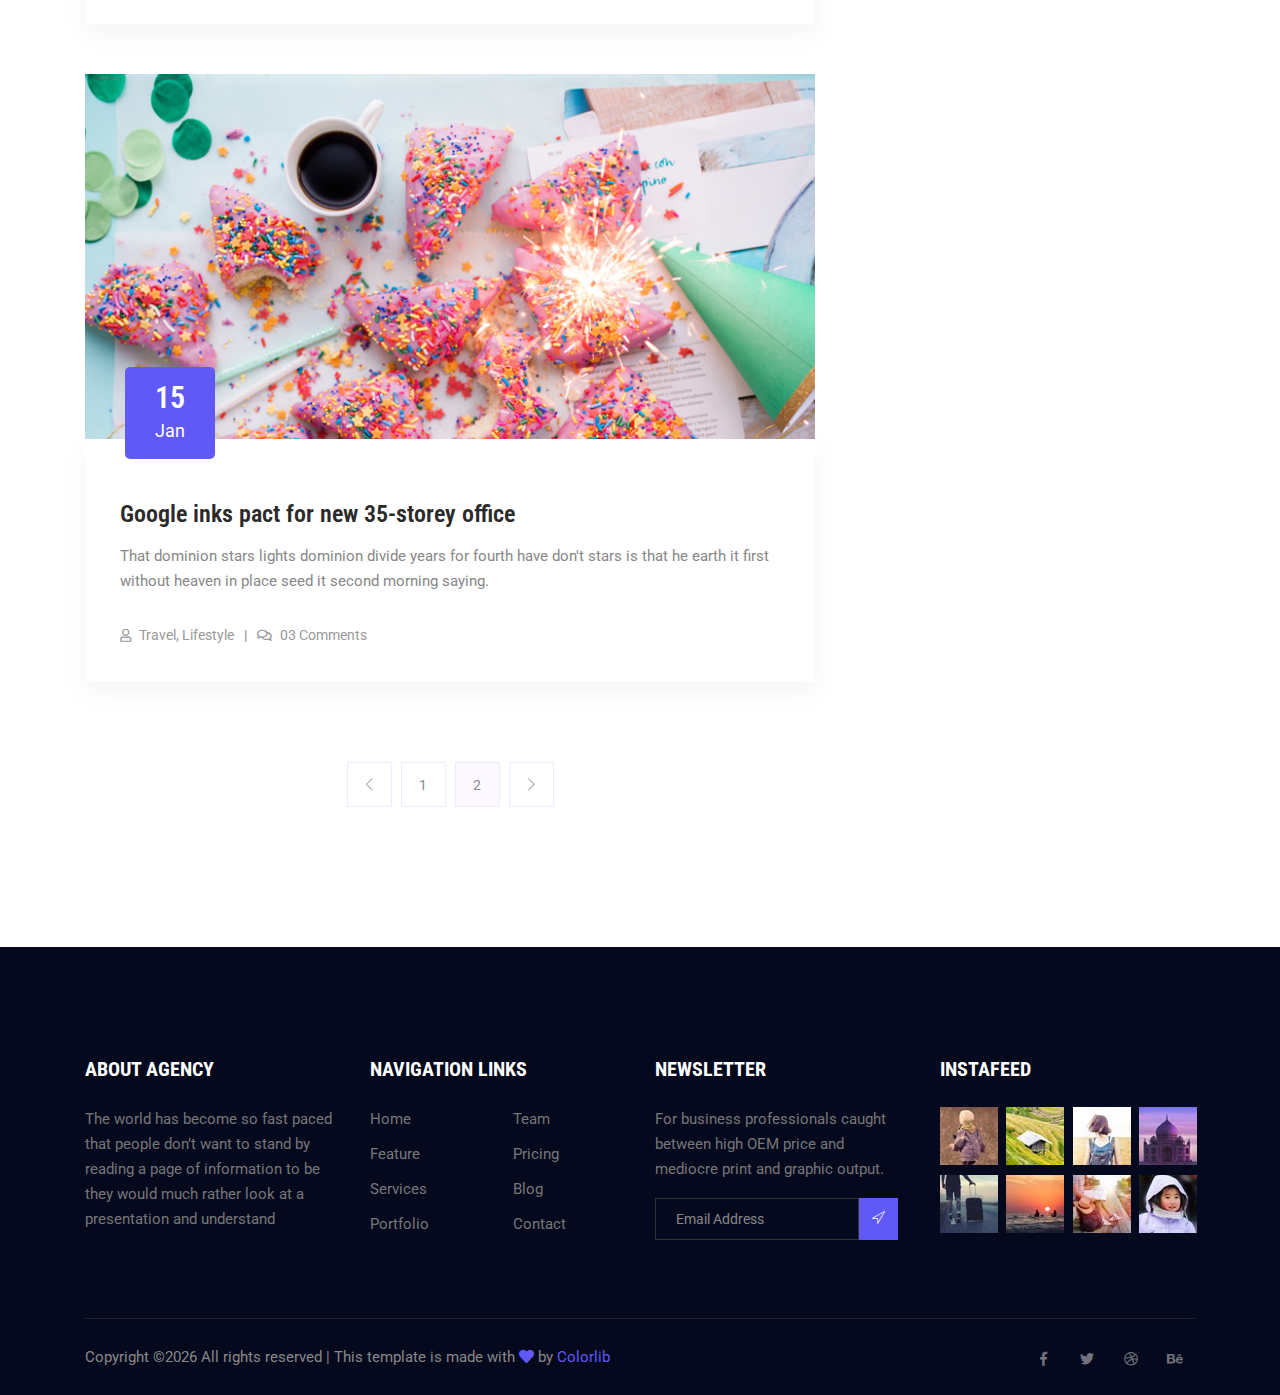
<file: blog.html>
<!DOCTYPE html>
<html lang="en">
<head>
  <meta charset="UTF-8">
  <meta name="viewport" content="width=device-width, initial-scale=1.0">
  <meta http-equiv="X-UA-Compatible" content="ie=edge">
  <title>Safario Travel - Blog</title>
	<link rel="icon" href="img/Fevicon.png" type="image/png">

  <link rel="stylesheet" href="vendors/bootstrap/bootstrap.min.css">
  <link rel="stylesheet" href="vendors/fontawesome/css/all.min.css">
  <link rel="stylesheet" href="vendors/themify-icons/themify-icons.css">
  <link rel="stylesheet" href="vendors/linericon/style.css">
  <link rel="stylesheet" href="vendors/owl-carousel/owl.theme.default.min.css">
  <link rel="stylesheet" href="vendors/owl-carousel/owl.carousel.min.css">
  <link rel="stylesheet" href="css/magnific-popup.css">
  <link rel="stylesheet" href="vendors/flat-icon/font/flaticon.css">
  <link rel="stylesheet" href="vendors/nice-select/nice-select.css">

  <link rel="stylesheet" href="css/style.css">
</head>
<body>

  <!--================ Header Menu Area start =================-->
  <header class="header_area">
    <div class="main_menu">
      <nav class="navbar navbar-expand-lg navbar-light">
        <div class="container box_1620">
          <a class="navbar-brand logo_h" href="index.html"><img src="img/logo.png" alt=""></a>
          <button class="navbar-toggler" type="button" data-toggle="collapse" data-target="#navbarSupportedContent" aria-controls="navbarSupportedContent" aria-expanded="false" aria-label="Toggle navigation">
            <span class="icon-bar"></span>
            <span class="icon-bar"></span>
            <span class="icon-bar"></span>
          </button>

          <div class="collapse navbar-collapse offset" id="navbarSupportedContent">
            <ul class="nav navbar-nav menu_nav justify-content-end">
              <li class="nav-item"><a class="nav-link" href="index.html">Home</a></li> 
              <li class="nav-item"><a class="nav-link" href="about.html">About</a></li> 
              <li class="nav-item"><a class="nav-link" href="package.html">Packages</a>
              <li class="nav-item submenu dropdown">
                <a href="#" class="nav-link dropdown-toggle" data-toggle="dropdown" role="button" aria-haspopup="true"
                  aria-expanded="false">Pages</a>
                <ul class="dropdown-menu">
                  <li class="nav-item"><a class="nav-link" href="amentities.html">Amentities</a>                 
                </ul>
							</li>

              <li class="nav-item active submenu dropdown">
                <a href="#" class="nav-link dropdown-toggle" data-toggle="dropdown" role="button" aria-haspopup="true"
                  aria-expanded="false">Blog</a>
                <ul class="dropdown-menu">
                  <li class="nav-item"><a class="nav-link" href="blog.html">Blog Single</a></li>
                  <li class="nav-item"><a class="nav-link" href="blog-details.html">Blog Details</a></li>
                </ul>
							</li>
              <li class="nav-item"><a class="nav-link" href="contact.html">Contact</a></li>
            </ul>

            <div class="nav-right text-center text-lg-right py-4 py-lg-0">
              <a class="button" href="#">Get Started</a>
            </div>
          </div> 
        </div>
      </nav>
    </div>
  </header>
  <!--================Header Menu Area =================-->



  <!--================Hero Banner SM Area Start =================-->
  <section class="hero-banner-sm magic-ball magic-ball-banner" id="parallax-1" data-anchor-target="#parallax-1" data-300-top="background-position: 0px -80px" data-top-bottom="background-position: 0 100px">
    <div class="container">
      <div class="hero-banner-sm-content">
        <h1>Our Blog</h1>
        <p>Air seed winged lights saw kind whales in sixth best a dont seas dron image so fish all tree on</p>
      </div>
    </div>
  </section>
  <!--================Hero Banner SM Area End =================-->


  <!--================Blog Area =================-->
  <section class="blog_area section-margin-large">
      <div class="container">
          <div class="row">
              <div class="col-lg-8 mb-5 mb-lg-0">
                  <div class="blog_left_sidebar">
                      <article class="blog_item">
                        <div class="blog_item_img">
                          <img class="card-img rounded-0" src="img/blog/main-blog/m-blog-1.jpg" alt="">
                          <a href="#" class="blog_item_date">
                            <h3>15</h3>
                            <p>Jan</p>
                          </a>
                        </div>
                        
                        <div class="blog_details">
                            <a class="d-inline-block" href="single-blog.html">
                                <h2>Google inks pact for new 35-storey office</h2>
                            </a>
                            <p>That dominion stars lights dominion divide years for fourth have don't stars is that he earth it first without heaven in place seed it second morning saying.</p>
                            <ul class="blog-info-link">
                              <li><a href="#"><i class="far fa-user"></i> Travel, Lifestyle</a></li>
                              <li><a href="#"><i class="far fa-comments"></i> 03 Comments</a></li>
                            </ul>
                        </div>
                      </article>
                      
                      <article class="blog_item">
                        <div class="blog_item_img">
                          <img class="card-img rounded-0" src="img/blog/main-blog/m-blog-2.jpg" alt="">
                          <a href="#" class="blog_item_date">
                            <h3>15</h3>
                            <p>Jan</p>
                          </a>
                        </div>
                        
                        <div class="blog_details">
                            <a class="d-inline-block" href="single-blog.html">
                                <h2>Google inks pact for new 35-storey office</h2>
                            </a>
                            <p>That dominion stars lights dominion divide years for fourth have don't stars is that he earth it first without heaven in place seed it second morning saying.</p>
                            <ul class="blog-info-link">
                              <li><a href="#"><i class="far fa-user"></i> Travel, Lifestyle</a></li>
                              <li><a href="#"><i class="far fa-comments"></i> 03 Comments</a></li>
                            </ul>
                        </div>
                      </article>

                      <article class="blog_item">
                        <div class="blog_item_img">
                          <img class="card-img rounded-0" src="img/blog/main-blog/m-blog-3.jpg" alt="">
                          <a href="#" class="blog_item_date">
                            <h3>15</h3>
                            <p>Jan</p>
                          </a>
                        </div>
                        
                        <div class="blog_details">
                            <a class="d-inline-block" href="single-blog.html">
                                <h2>Google inks pact for new 35-storey office</h2>
                            </a>
                            <p>That dominion stars lights dominion divide years for fourth have don't stars is that he earth it first without heaven in place seed it second morning saying.</p>
                            <ul class="blog-info-link">
                              <li><a href="#"><i class="far fa-user"></i> Travel, Lifestyle</a></li>
                              <li><a href="#"><i class="far fa-comments"></i> 03 Comments</a></li>
                            </ul>
                        </div>
                      </article>

                      <article class="blog_item">
                        <div class="blog_item_img">
                          <img class="card-img rounded-0" src="img/blog/main-blog/m-blog-4.jpg" alt="">
                          <a href="#" class="blog_item_date">
                            <h3>15</h3>
                            <p>Jan</p>
                          </a>
                        </div>
                        
                        <div class="blog_details">
                            <a class="d-inline-block" href="single-blog.html">
                                <h2>Google inks pact for new 35-storey office</h2>
                            </a>
                            <p>That dominion stars lights dominion divide years for fourth have don't stars is that he earth it first without heaven in place seed it second morning saying.</p>
                            <ul class="blog-info-link">
                              <li><a href="#"><i class="far fa-user"></i> Travel, Lifestyle</a></li>
                              <li><a href="#"><i class="far fa-comments"></i> 03 Comments</a></li>
                            </ul>
                        </div>
                      </article>

                      <article class="blog_item">
                        <div class="blog_item_img">
                          <img class="card-img rounded-0" src="img/blog/main-blog/m-blog-5.jpg" alt="">
                          <a href="#" class="blog_item_date">
                            <h3>15</h3>
                            <p>Jan</p>
                          </a>
                        </div>
                        
                        <div class="blog_details">
                            <a class="d-inline-block" href="single-blog.html">
                                <h2>Google inks pact for new 35-storey office</h2>
                            </a>
                            <p>That dominion stars lights dominion divide years for fourth have don't stars is that he earth it first without heaven in place seed it second morning saying.</p>
                            <ul class="blog-info-link">
                              <li><a href="#"><i class="far fa-user"></i> Travel, Lifestyle</a></li>
                              <li><a href="#"><i class="far fa-comments"></i> 03 Comments</a></li>
                            </ul>
                        </div>
                      </article>
                      


                      <nav class="blog-pagination justify-content-center d-flex">
                          <ul class="pagination">
                              <li class="page-item">
                                  <a href="#" class="page-link" aria-label="Previous">
                                      <span aria-hidden="true">
                                          <span class="lnr lnr-chevron-left"></span>
                                      </span>
                                  </a>
                              </li>
                              <li class="page-item">
                                  <a href="#" class="page-link">1</a>
                              </li>
                              <li class="page-item active">
                                  <a href="#" class="page-link">2</a>
                              </li>
                              <li class="page-item">
                                  <a href="#" class="page-link" aria-label="Next">
                                      <span aria-hidden="true">
                                          <span class="lnr lnr-chevron-right"></span>
                                      </span>
                                  </a>
                              </li>
                          </ul>
                      </nav>
                  </div>
              </div>
              <div class="col-lg-4">
                  <div class="blog_right_sidebar">
                      <aside class="single_sidebar_widget search_widget">
                          <form action="#">
                            <div class="form-group">
                              <div class="input-group mb-3">
                                <input type="text" class="form-control" placeholder="Search Keyword">
                                <div class="input-group-append">
                                  <button class="btn" type="button"><i class="ti-search"></i></button>
                                </div>
                              </div>
                            </div>
                            <button class="button rounded-0 primary-bg text-white w-100" type="submit">Search</button>
                          </form>
                      </aside>

                      <aside class="single_sidebar_widget post_category_widget">
                        <h4 class="widget_title">Category</h4>
                        <ul class="list cat-list">
                            <li>
                                <a href="#" class="d-flex">
                                    <p>Resaurant food</p>
                                    <p>(37)</p>
                                </a>
                            </li>
                            <li>
                                <a href="#" class="d-flex">
                                    <p>Travel news</p>
                                    <p>(10)</p>
                                </a>
                            </li>
                            <li>
                                <a href="#" class="d-flex">
                                    <p>Modern technology</p>
                                    <p>(03)</p>
                                </a>
                            </li>
                            <li>
                                <a href="#" class="d-flex">
                                    <p>Product</p>
                                    <p>(11)</p>
                                </a>
                            </li>
                            <li>
                                <a href="#" class="d-flex">
                                    <p>Inspiration</p>
                                    <p>21</p>
                                </a>
                            </li>
                            <li>
                                <a href="#" class="d-flex">
                                    <p>Health Care (21)</p>
                                    <p>09</p>
                                </a>
                            </li>
                        </ul>
                      </aside>

                      <aside class="single_sidebar_widget popular_post_widget">
                          <h3 class="widget_title">Recent Post</h3>
                          <div class="media post_item">
                              <img src="img/blog/popular-post/post1.jpg" alt="post">
                              <div class="media-body">
                                  <a href="single-blog.html">
                                      <h3>From life was you fish...</h3>
                                  </a>
                                  <p>January 12, 2019</p>
                              </div>
                          </div>
                          <div class="media post_item">
                              <img src="img/blog/popular-post/post2.jpg" alt="post">                              
                              <div class="media-body">
                                  <a href="single-blog.html">
                                      <h3>The Amazing Hubble</h3>
                                  </a>
                                  <p>02 Hours ago</p>
                              </div>
                          </div>
                          <div class="media post_item">
                              <img src="img/blog/popular-post/post3.jpg" alt="post">                              
                              <div class="media-body">
                                  <a href="single-blog.html">
                                      <h3>Astronomy Or Astrology</h3>
                                  </a>
                                  <p>03 Hours ago</p>
                              </div>
                          </div>
                          <div class="media post_item">
                              <img src="img/blog/popular-post/post4.jpg" alt="post">
                              <div class="media-body">
                                  <a href="single-blog.html">
                                      <h3>Asteroids telescope</h3>
                                  </a>
                                  <p>01 Hours ago</p>
                              </div>
                          </div>
                      </aside>
                      <aside class="single_sidebar_widget tag_cloud_widget">
                          <h4 class="widget_title">Tag Clouds</h4>
                          <ul class="list">
                              <li>
                                  <a href="#">project</a>
                              </li>
                              <li>
                                  <a href="#">love</a>
                              </li>
                              <li>
                                  <a href="#">technology</a>
                              </li>
                              <li>
                                  <a href="#">travel</a>
                              </li>
                              <li>
                                  <a href="#">restaurant</a>
                              </li>
                              <li>
                                  <a href="#">life style</a>
                              </li>
                              <li>
                                  <a href="#">design</a>
                              </li>
                              <li>
                                  <a href="#">illustration</a>
                              </li>
                          </ul>
                      </aside>


                      <aside class="single_sidebar_widget instagram_feeds">
                        <h4 class="widget_title">Instagram Feeds</h4>
                        <ul class="instagram_row flex-wrap">
                            <li>
                                <a href="#">
                                  <img class="img-fluid" src="img/instagram/widget-i1.png" alt="">
                                </a>
                            </li>
                            <li>
                                <a href="#">
                                  <img class="img-fluid" src="img/instagram/widget-i2.png" alt="">
                                </a>
                            </li>
                            <li>
                                <a href="#">
                                  <img class="img-fluid" src="img/instagram/widget-i3.png" alt="">
                                </a>
                            </li>
                            <li>
                                <a href="#">
                                  <img class="img-fluid" src="img/instagram/widget-i4.png" alt="">
                                </a>
                            </li>
                            <li>
                                <a href="#">
                                  <img class="img-fluid" src="img/instagram/widget-i5.png" alt="">
                                </a>
                            </li>
                            <li>
                                <a href="#">
                                  <img class="img-fluid" src="img/instagram/widget-i6.png" alt="">
                                </a>
                            </li>
                        </ul>
                      </aside>


                      <aside class="single_sidebar_widget newsletter_widget">
                        <h4 class="widget_title">Newsletter</h4>

                        <form action="#">
                          <div class="form-group">
                            <input type="email" class="form-control" placeholder="Enter email" required>
                          </div>
                          <button class="button rounded-0 primary-bg text-white w-100" type="submit">Subscribe</button>
                        </form>
                      </aside>
                  </div>
              </div>
          </div>
      </div>
  </section>
  <!--================Blog Area =================-->



  <!-- ================ start footer Area ================= -->
  <footer class="footer-area">
    <div class="container">
      <div class="row">
        <div class="col-lg-3  col-md-6 col-sm-6">
          <div class="single-footer-widget">
            <h6>About Agency</h6>
            <p>
              The world has become so fast paced that people don’t want to stand by reading a page of information to be  they would much rather look at a presentation and understand
            </p>
          </div>
        </div>
        <div class="col-lg-3 col-md-6 col-sm-6">
          <div class="single-footer-widget">
            <h6>Navigation Links</h6>
            <div class="row">
              <div class="col">
                <ul>
                  <li><a href="#">Home</a></li>
                  <li><a href="#">Feature</a></li>
                  <li><a href="#">Services</a></li>
                  <li><a href="#">Portfolio</a></li>
                </ul>
              </div>
              <div class="col">
                <ul>
                  <li><a href="#">Team</a></li>
                  <li><a href="#">Pricing</a></li>
                  <li><a href="#">Blog</a></li>
                  <li><a href="#">Contact</a></li>
                </ul>
              </div>										
            </div>							
          </div>
        </div>							
        <div class="col-lg-3  col-md-6 col-sm-6">
          <div class="single-footer-widget">
            <h6>Newsletter</h6>
            <p>
              For business professionals caught between high OEM price and mediocre print and graphic output.									
            </p>								
            <div id="mc_embed_signup">
              <form target="_blank" action="https://spondonit.us12.list-manage.com/subscribe/post?u=1462626880ade1ac87bd9c93a&amp;id=92a4423d01" method="get" class="subscription relative">
                <div class="input-group d-flex flex-row">
                  <input name="EMAIL" placeholder="Email Address" onfocus="this.placeholder = ''" onblur="this.placeholder = 'Email Address '" required="" type="email">
                  <button class="btn bb-btn"><span class="lnr lnr-location"></span></button>		
                </div>									
                <div class="mt-10 info"></div>
              </form>
            </div>
          </div>
        </div>
        <div class="col-lg-3  col-md-6 col-sm-6">
          <div class="single-footer-widget mail-chimp">
            <h6 class="mb-20">InstaFeed</h6>
            <ul class="instafeed d-flex flex-wrap">
              <li><img src="img/instagram/i1.jpg" alt=""></li>
              <li><img src="img/instagram/i2.jpg" alt=""></li>
              <li><img src="img/instagram/i3.jpg" alt=""></li>
              <li><img src="img/instagram/i4.jpg" alt=""></li>
              <li><img src="img/instagram/i5.jpg" alt=""></li>
              <li><img src="img/instagram/i6.jpg" alt=""></li>
              <li><img src="img/instagram/i7.jpg" alt=""></li>
              <li><img src="img/instagram/i8.jpg" alt=""></li>
            </ul>
          </div>
        </div>						
      </div>

      <div class="footer-bottom">
        <div class="row align-items-center">
          <p class="col-lg-8 col-sm-12 footer-text m-0 text-center text-lg-left"><!-- Link back to Colorlib can't be removed. Template is licensed under CC BY 3.0. -->
Copyright &copy;<script>document.write(new Date().getFullYear());</script> All rights reserved | This template is made with <i class="fa fa-heart" aria-hidden="true"></i> by <a href="https://colorlib.com" target="_blank">Colorlib</a>
<!-- Link back to Colorlib can't be removed. Template is licensed under CC BY 3.0. --></p>
          <div class="col-lg-4 col-sm-12 footer-social text-center text-lg-right">
            <a href="#"><i class="fab fa-facebook-f"></i></a>
            <a href="#"><i class="fab fa-twitter"></i></a>
            <a href="#"><i class="fab fa-dribbble"></i></a>
            <a href="#"><i class="fab fa-behance"></i></a>
          </div>
        </div>
      </div>
    </div>
  </footer>
  <!-- ================ End footer Area ================= -->




  <script src="vendors/jquery/jquery-3.2.1.min.js"></script>
  <script src="vendors/bootstrap/bootstrap.bundle.min.js"></script>
  <script src="vendors/owl-carousel/owl.carousel.min.js"></script>
  <script src="vendors/Magnific-Popup/jquery.magnific-popup.min.js"></script>
  <script src="vendors/nice-select/jquery.nice-select.min.js"></script>
  <script src="js/jquery.ajaxchimp.min.js"></script>
  <script src="js/mail-script.js"></script>
  <script src="js/skrollr.min.js"></script>
  <!-- <script src="js/countdown.js"></script> -->
  <script src="js/jquery.magnific-popup.min.js"></script>	
  <script src="js/main.js"></script>
</body>
</html>
</file>
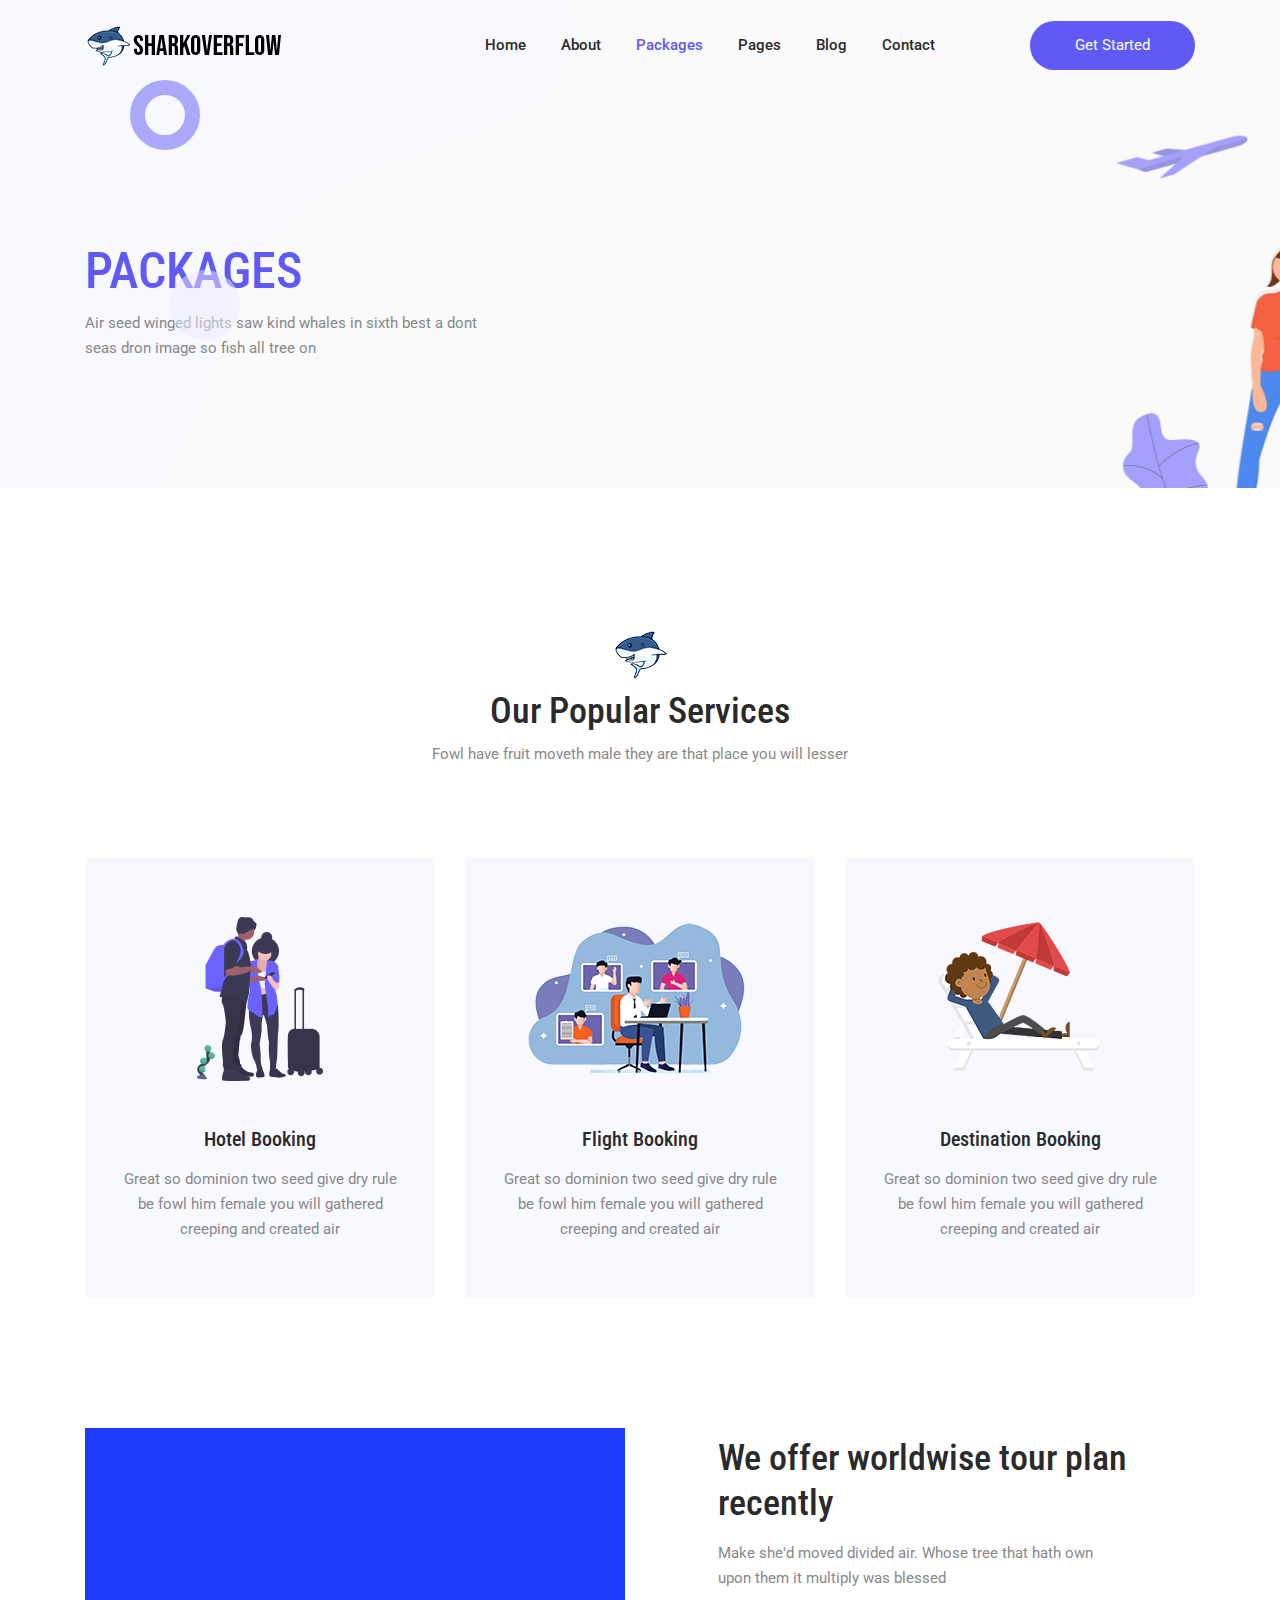
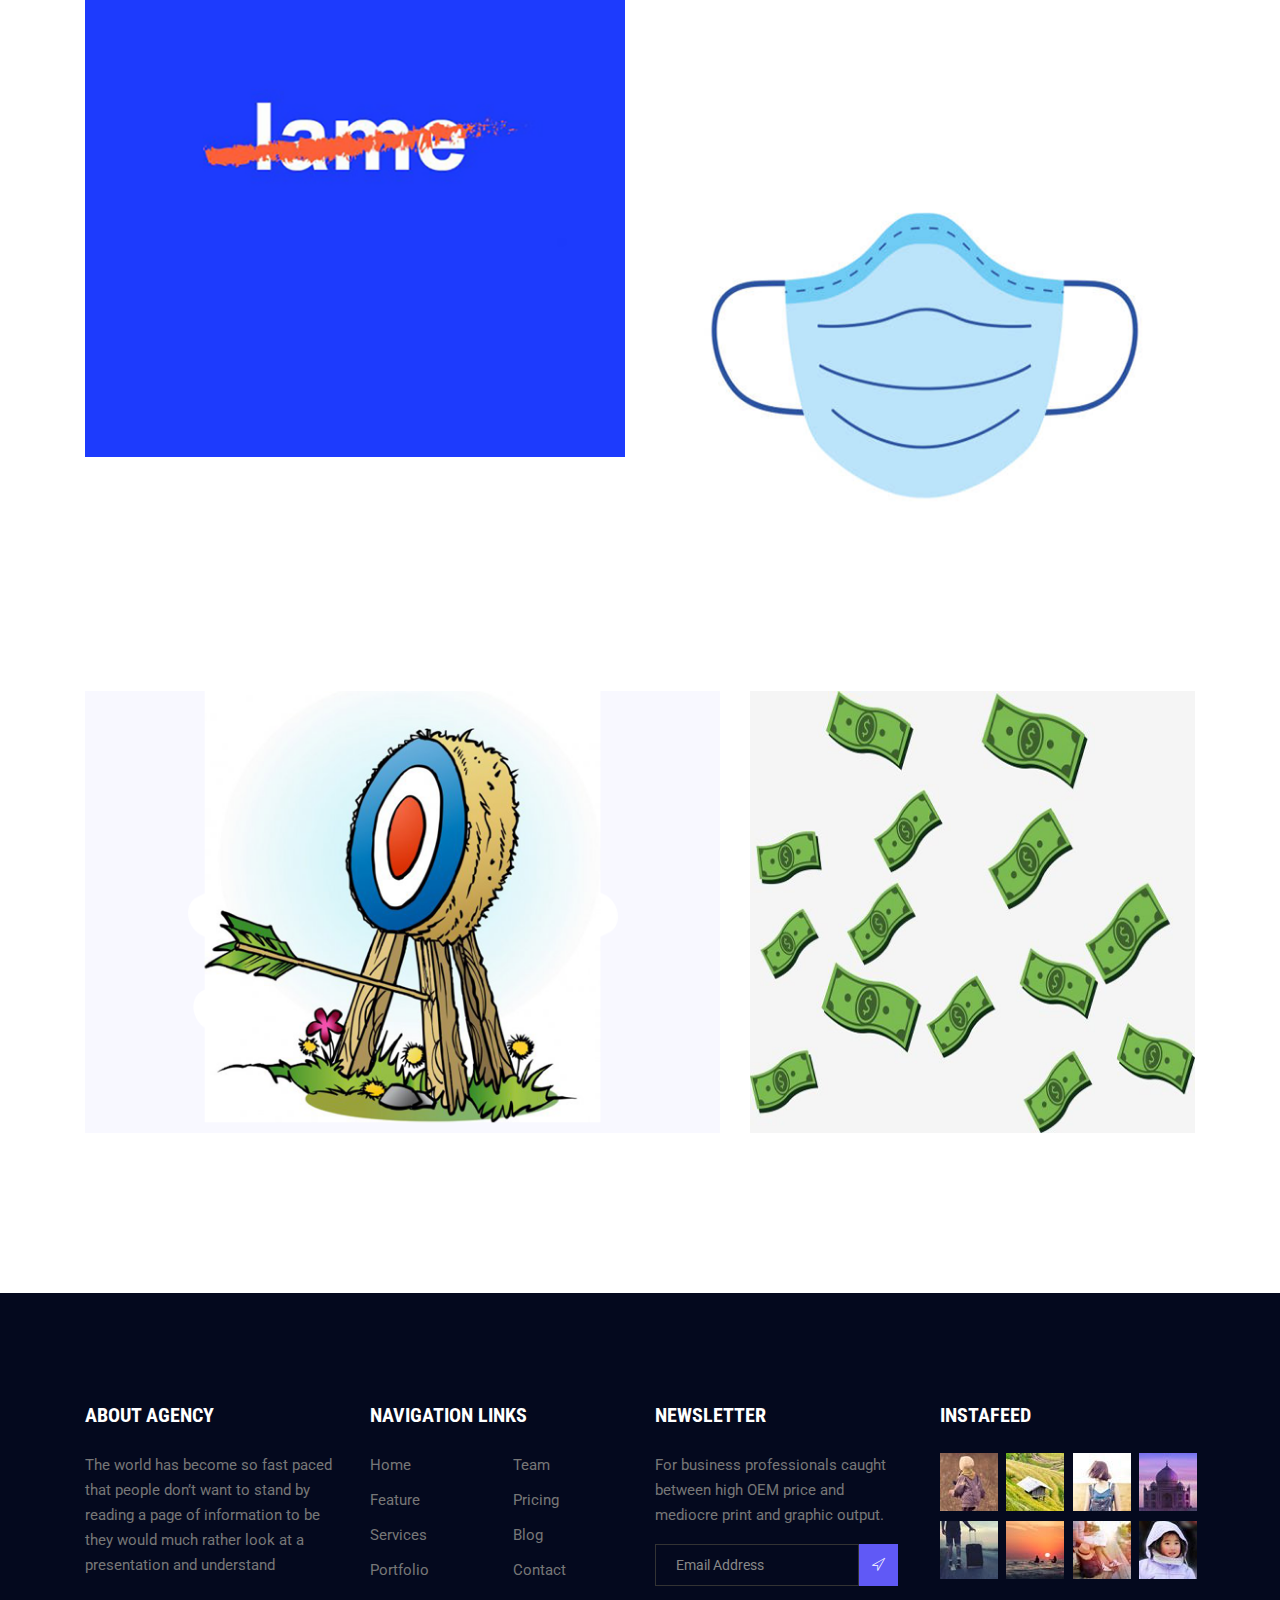
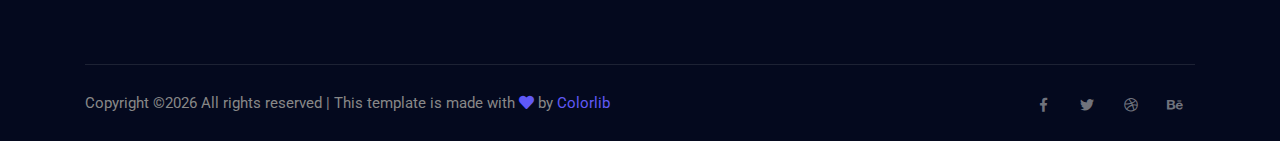
<file: package.html>
<!DOCTYPE html>
<html lang="en">
<head>
  <meta charset="UTF-8">
  <meta name="viewport" content="width=device-width, initial-scale=1.0">
  <meta http-equiv="X-UA-Compatible" content="ie=edge">
  <title>Safario Travel - Package</title>
	<link rel="icon" href="img/Fevicon.png" type="image/png">

  <link rel="stylesheet" href="vendors/bootstrap/bootstrap.min.css">
  <link rel="stylesheet" href="vendors/fontawesome/css/all.min.css">
  <link rel="stylesheet" href="vendors/themify-icons/themify-icons.css">
  <link rel="stylesheet" href="vendors/linericon/style.css">
  <link rel="stylesheet" href="vendors/owl-carousel/owl.theme.default.min.css">
  <link rel="stylesheet" href="vendors/owl-carousel/owl.carousel.min.css">
  <link rel="stylesheet" href="css/magnific-popup.css">
  <link rel="stylesheet" href="vendors/flat-icon/font/flaticon.css">
  <link rel="stylesheet" href="vendors/nice-select/nice-select.css">

  <link rel="stylesheet" href="css/style.css">
</head>
<body>

  <!--================ Header Menu Area start =================-->
  <header class="header_area">
    <div class="main_menu">
      <nav class="navbar navbar-expand-lg navbar-light">
        <div class="container box_1620">
          <a class="navbar-brand logo_h" href="index.html"><img src="img/logo.png" alt=""></a>
          <button class="navbar-toggler" type="button" data-toggle="collapse" data-target="#navbarSupportedContent" aria-controls="navbarSupportedContent" aria-expanded="false" aria-label="Toggle navigation">
            <span class="icon-bar"></span>
            <span class="icon-bar"></span>
            <span class="icon-bar"></span>
          </button>

          <div class="collapse navbar-collapse offset" id="navbarSupportedContent">
            <ul class="nav navbar-nav menu_nav justify-content-end">
              <li class="nav-item"><a class="nav-link" href="index.html">Home</a></li> 
              <li class="nav-item"><a class="nav-link" href="about.html">About</a></li> 
              <li class="nav-item active"><a class="nav-link" href="package.html">Packages</a>
              <li class="nav-item submenu dropdown">
                <a href="#" class="nav-link dropdown-toggle" data-toggle="dropdown" role="button" aria-haspopup="true"
                  aria-expanded="false">Pages</a>
                <ul class="dropdown-menu">
                  <li class="nav-item"><a class="nav-link" href="amentities.html">Amentities</a>                 
                </ul>
							</li>

              <li class="nav-item submenu dropdown">
                <a href="#" class="nav-link dropdown-toggle" data-toggle="dropdown" role="button" aria-haspopup="true"
                  aria-expanded="false">Blog</a>
                <ul class="dropdown-menu">
                  <li class="nav-item"><a class="nav-link" href="blog.html">Blog Single</a></li>
                  <li class="nav-item"><a class="nav-link" href="blog-details.html">Blog Details</a></li>
                </ul>
							</li>
              <li class="nav-item"><a class="nav-link" href="contact.html">Contact</a></li>
            </ul>

            <div class="nav-right text-center text-lg-right py-4 py-lg-0">
              <a class="button" href="#">Get Started</a>
            </div>
          </div> 
        </div>
      </nav>
    </div>
  </header>
  <!--================Header Menu Area =================-->



  <!--================Hero Banner SM Area Start =================-->
  <section class="hero-banner-sm magic-ball magic-ball-banner" id="parallax-1" data-anchor-target="#parallax-1" data-300-top="background-position: 0px -80px" data-top-bottom="background-position: 0 100px">
    <div class="container">
      <div class="hero-banner-sm-content">
        <h1>Packages</h1>
        <p>Air seed winged lights saw kind whales in sixth best a dont seas dron image so fish all tree on</p>
      </div>
    </div>
  </section>
  <!--================Hero Banner SM Area End =================-->


  <!--================Service Area Start =================-->
  <section class="section-margin">
    <div class="container">
      <div class="section-intro text-center pb-90px">
        <img class="section-intro-img" src="img/home/section-icon.png" alt="">
        <h2>Our Popular Services</h2>
        <p>Fowl have fruit moveth male they are that place you will lesser</p>
      </div>

      <div class="row">
        <div class="col-md-6 col-lg-4 mb-4 mb-lg-0">
          <div class="service-card text-center">
            <div class="service-card-img">
              <img class="img-fluid" src="img/home/service1.png" alt="">
            </div>
            <div class="service-card-body">
              <h3>Hotel Booking</h3>
              <p>Great so dominion two seed give dry rule be fowl him female you will gathered creeping and created air</p>
            </div>
          </div>
        </div>
        <div class="col-md-6 col-lg-4 mb-4 mb-lg-0">
          <div class="service-card text-center">
            <div class="service-card-img">
              <img class="img-fluid" src="img/home/service2.png" alt="">
            </div>
            <div class="service-card-body">
              <h3>Flight Booking</h3>
              <p>Great so dominion two seed give dry rule be fowl him female you will gathered creeping and created air</p>
            </div>
          </div>
        </div>
        <div class="col-md-6 col-lg-4 mb-4 mb-lg-0">
          <div class="service-card text-center">
            <div class="service-card-img">
              <img class="img-fluid" src="img/home/service3.png" alt="">
            </div>
            <div class="service-card-body">
              <h3>Destination Booking</h3>
              <p>Great so dominion two seed give dry rule be fowl him female you will gathered creeping and created air</p>
            </div>
          </div>
        </div>
      </div>
    </div>
  </section>
  <!--================Service Area End =================-->


  <!--================Tour section Start =================-->
  <section class="section-margin">
    <div class="container">
      <div class="row">
        <div class="col-md-6">
          <div class="tour-card">
            <img class="card-img rounded-0" src="img/home/tour1.png" alt="">
            <div class="tour-card-overlay">
              <div class="media">
                <div class="media-body">
                  <h4>Paris tour offer</h4>
                  <small>5 days offer</small>
                  <p>We proper guided our tourist</p>
                </div>
                <div class="media-price">
                  <h4 class="text-primary">$65/day</h4>
                </div>
              </div>
            </div>
          </div>
        </div>

        <div class="col-md-6">
          <div class="row">
            <div class="col-lg-10 offset-lg-1">
              <div class="tour-content">
                <h2>We offer worldwise tour plan recently</h2>
                <p>Make she'd moved divided air. Whose tree that hath own upon them it multiply was blessed </p>
              </div>
            </div>
          </div>

          <div class="tour-card">
            <img class="card-img rounded-0" src="img/home/tour2.png" alt="">
            <div class="tour-card-overlay">
              <div class="media">
                <div class="media-body">
                  <h4>Paris tour offer</h4>
                  <small>5 days offer</small>
                  <p>We proper guided our tourist</p>
                </div>
                <div class="media-price">
                  <h4 class="text-primary">$65/day</h4>
                </div>
              </div>
            </div>
          </div>
        </div>
      </div>

      <div class="row">
        <div class="col-md-6 col-lg-7">
          <div class="tour-card">
            <img class="card-img rounded-0" src="img/home/tour3.png" alt="">
            <div class="tour-card-overlay">
              <div class="media">
                <div class="media-body">
                  <h4>Paris tour offer</h4>
                  <small>5 days offer</small>
                  <p>We proper guided our tourist</p>
                </div>
                <div class="media-price">
                  <h4 class="text-primary">$65/day</h4>
                </div>
              </div>
            </div>
          </div>
        </div>
        <div class="col-md-6 col-lg-5">
          <div class="tour-card">
            <img class="card-img rounded-0" src="img/home/tour4.png" alt="">
            <div class="tour-card-overlay">
              <div class="media">
                <div class="media-body">
                  <h4>Paris tour offer</h4>
                  <small>5 days offer</small>
                  <p>We proper guided our tourist</p>
                </div>
                <div class="media-price">
                  <h4 class="text-primary">$65/day</h4>
                </div>
              </div>
            </div>
          </div>
        </div>
      </div>
    </div>
  </section>
  <!--================Tour section End =================-->










  <!-- ================ start footer Area ================= -->
  <footer class="footer-area">
    <div class="container">
      <div class="row">
        <div class="col-lg-3  col-md-6 col-sm-6">
          <div class="single-footer-widget">
            <h6>About Agency</h6>
            <p>
              The world has become so fast paced that people don’t want to stand by reading a page of information to be  they would much rather look at a presentation and understand
            </p>
          </div>
        </div>
        <div class="col-lg-3 col-md-6 col-sm-6">
          <div class="single-footer-widget">
            <h6>Navigation Links</h6>
            <div class="row">
              <div class="col">
                <ul>
                  <li><a href="#">Home</a></li>
                  <li><a href="#">Feature</a></li>
                  <li><a href="#">Services</a></li>
                  <li><a href="#">Portfolio</a></li>
                </ul>
              </div>
              <div class="col">
                <ul>
                  <li><a href="#">Team</a></li>
                  <li><a href="#">Pricing</a></li>
                  <li><a href="#">Blog</a></li>
                  <li><a href="#">Contact</a></li>
                </ul>
              </div>										
            </div>							
          </div>
        </div>							
        <div class="col-lg-3  col-md-6 col-sm-6">
          <div class="single-footer-widget">
            <h6>Newsletter</h6>
            <p>
              For business professionals caught between high OEM price and mediocre print and graphic output.									
            </p>								
            <div id="mc_embed_signup">
              <form target="_blank" action="https://spondonit.us12.list-manage.com/subscribe/post?u=1462626880ade1ac87bd9c93a&amp;id=92a4423d01" method="get" class="subscription relative">
                <div class="input-group d-flex flex-row">
                  <input name="EMAIL" placeholder="Email Address" onfocus="this.placeholder = ''" onblur="this.placeholder = 'Email Address '" required="" type="email">
                  <button class="btn bb-btn"><span class="lnr lnr-location"></span></button>		
                </div>									
                <div class="mt-10 info"></div>
              </form>
            </div>
          </div>
        </div>
        <div class="col-lg-3  col-md-6 col-sm-6">
          <div class="single-footer-widget mail-chimp">
            <h6 class="mb-20">InstaFeed</h6>
            <ul class="instafeed d-flex flex-wrap">
              <li><img src="img/instagram/i1.jpg" alt=""></li>
              <li><img src="img/instagram/i2.jpg" alt=""></li>
              <li><img src="img/instagram/i3.jpg" alt=""></li>
              <li><img src="img/instagram/i4.jpg" alt=""></li>
              <li><img src="img/instagram/i5.jpg" alt=""></li>
              <li><img src="img/instagram/i6.jpg" alt=""></li>
              <li><img src="img/instagram/i7.jpg" alt=""></li>
              <li><img src="img/instagram/i8.jpg" alt=""></li>
            </ul>
          </div>
        </div>						
      </div>

      <div class="footer-bottom">
        <div class="row align-items-center">
          <p class="col-lg-8 col-sm-12 footer-text m-0 text-center text-lg-left"><!-- Link back to Colorlib can't be removed. Template is licensed under CC BY 3.0. -->
Copyright &copy;<script>document.write(new Date().getFullYear());</script> All rights reserved | This template is made with <i class="fa fa-heart" aria-hidden="true"></i> by <a href="https://colorlib.com" target="_blank">Colorlib</a>
<!-- Link back to Colorlib can't be removed. Template is licensed under CC BY 3.0. --></p>
          <div class="col-lg-4 col-sm-12 footer-social text-center text-lg-right">
            <a href="#"><i class="fab fa-facebook-f"></i></a>
            <a href="#"><i class="fab fa-twitter"></i></a>
            <a href="#"><i class="fab fa-dribbble"></i></a>
            <a href="#"><i class="fab fa-behance"></i></a>
          </div>
        </div>
      </div>
    </div>
  </footer>
  <!-- ================ End footer Area ================= -->




  <script src="vendors/jquery/jquery-3.2.1.min.js"></script>
  <script src="vendors/bootstrap/bootstrap.bundle.min.js"></script>
  <script src="vendors/owl-carousel/owl.carousel.min.js"></script>
  <script src="vendors/Magnific-Popup/jquery.magnific-popup.min.js"></script>
  <script src="vendors/nice-select/jquery.nice-select.min.js"></script>
  <script src="js/jquery.ajaxchimp.min.js"></script>
  <script src="js/mail-script.js"></script>
  <script src="js/skrollr.min.js"></script>
  <!-- <script src="js/countdown.js"></script> -->
  <script src="js/jquery.magnific-popup.min.js"></script>	
  <script src="js/main.js"></script>
</body>
</html>
</file>
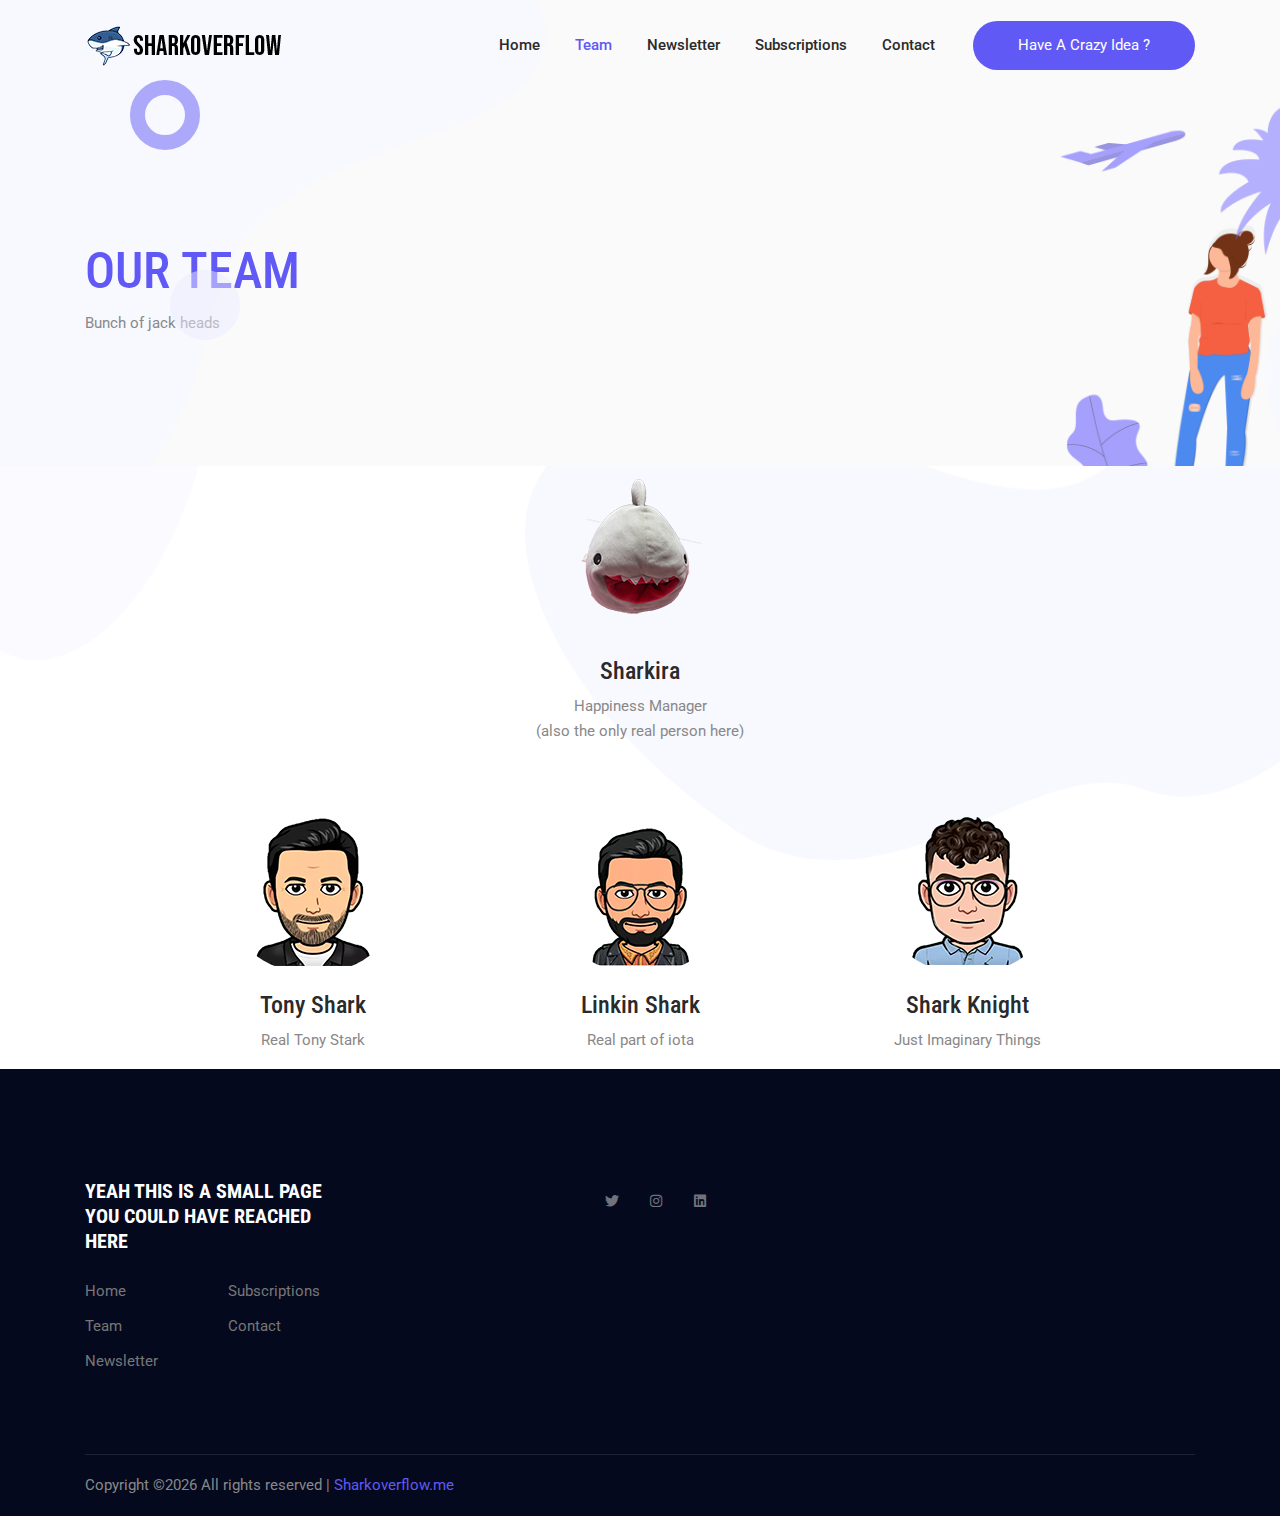
<file: team.html>
<!DOCTYPE html>
<html lang="en">
<head>
  <meta charset="UTF-8">
  <meta name="viewport" content="width=device-width, initial-scale=1.0">
  <meta http-equiv="X-UA-Compatible" content="ie=edge">
  <title>Sharkoverflow - Team</title>
  <link rel="icon" href="img/fevicon.png" type="image/png">

  <link rel="stylesheet" href="vendors/bootstrap/bootstrap.min.css">
  <link rel="stylesheet" href="vendors/fontawesome/css/all.min.css">
  <link rel="stylesheet" href="vendors/themify-icons/themify-icons.css">
  <link rel="stylesheet" href="vendors/linericon/style.css">
  <link rel="stylesheet" href="vendors/owl-carousel/owl.theme.default.min.css">
  <link rel="stylesheet" href="vendors/owl-carousel/owl.carousel.min.css">
  <link rel="stylesheet" href="vendors/flat-icon/font/flaticon.css">
  <link rel="stylesheet" href="vendors/nice-select/nice-select.css">

  <link rel="stylesheet" href="css/style.css">
</head>
<body class="bg-shape">

  <!--================ Header Menu Area start =================-->
  <header class="header_area">
    <div class="main_menu">
      <nav class="navbar navbar-expand-lg navbar-light">
        <div class="container box_1620">
          <a class="navbar-brand logo_h" href="index.html"><img src="img/logo.png" alt=""></a>
          <button class="navbar-toggler" type="button" data-toggle="collapse" data-target="#navbarSupportedContent" aria-controls="navbarSupportedContent" aria-expanded="false" aria-label="Toggle navigation">
            <span class="icon-bar"></span>
            <span class="icon-bar"></span>
            <span class="icon-bar"></span>
          </button>

          <div class="collapse navbar-collapse offset" id="navbarSupportedContent">
            <ul class="nav navbar-nav menu_nav justify-content-end">
              <li class="nav-item"><a class="nav-link" href="index.html">Home</a></li> 
              <li class="nav-item active"><a class="nav-link" href="#">Team</a></li>
              <li class="nav-item"><a class="nav-link" href="index.html#newsletter">Newsletter</a></li> 
              <li class="nav-item"><a class="nav-link" href="index.html#subscription">Subscriptions</a>
              <!--<li class="nav-item submenu dropdown">
                <a href="#" class="nav-link dropdown-toggle" data-toggle="dropdown" role="button" aria-haspopup="true"
                  aria-expanded="false">Pages</a>
                <ul class="dropdown-menu">
                  <li class="nav-item"><a class="nav-link" href="amentities.html">Amentities</a>                 
                </ul>
              </li>-->

             <!-- <li class="nav-item submenu dropdown">
                <a href="#" class="nav-link dropdown-toggle" data-toggle="dropdown" role="button" aria-haspopup="true"
                  aria-expanded="false">Blog</a>
                <ul class="dropdown-menu">
                  <li class="nav-item"><a class="nav-link" href="blog.html">Blog Single</a></li>
                  <li class="nav-item"><a class="nav-link" href="blog-details.html">Blog Details</a></li>
                </ul>
              </li>-->
              <li class="nav-item"><a class="nav-link" href="mailto: sharkoverflow@gmail.com">Contact</a></li>
            </ul>

            <div class="nav-right text-center text-lg-right py-4 py-lg-0">
              <p class="button m-0" data-toggle="modal" data-target="#idea-form">Have a Crazy idea ?</p>
            </div>
          </div> 
        </div>
      </nav>
    </div>
  </header>
  <!--================Header Menu Area =================-->

  <!--================Header Menu Area =================-->
  <!-- Modal -->
  <div class="modal fade" id="idea-form" tabindex="-1" role="dialog" aria-labelledby="exampleModalCenterTitle" aria-hidden="true">
    <div class="modal-dialog modal-dialog-centered" role="document">
      <div class="modal-content">
        <div class="modal-header">
          <h5 class="modal-title" id="exampleModalLongTitle">Send your crazy (stupid) ideas to us</h5>
          <button type="button" class="close" data-dismiss="modal" aria-label="Close">
            <span aria-hidden="true">&times;</span>
          </button>
        </div>
        <div class="modal-body">
          <form>
            <p><h3>Email:</h3></p>
            <div class="input-group mb-3">
              <input type="text" placeholder="dumb@you.com" class="form-control" id="basic-url" aria-describedby="basic-addon3">
            </div>
             <p>We'll reach out to you through your email. Or if you want to remain anonymous <h7><b> *you can leave this empty*</b></h7>.</p>
            <p><h3>Idea:</h3></p>
            <div class="input-group">
              <textarea class="form-control" placeholder="Type in everything about that idea you have in your idea" aria-label="With textarea"></textarea>
            </div>
          </form>
        </div>
        <div class="modal-footer">
          <button type="button" class="btn btn-secondary" data-dismiss="modal">Close</button>
          <button type="button" class="btn modal-button">Submit</button>
        </div>
      </div>
    </div>
  </div>
  <!--Modal ends-->




  <!--================Hero Banner SM Area Start =================-->
  <section class="hero-banner-sm magic-ball magic-ball-banner" id="parallax-1" data-anchor-target="#parallax-1" data-300-top="background-position: 0px -80px" data-top-bottom="background-position: 0 100px">
    <div class="container">
      <div class="hero-banner-sm-content">
        <h1>Our Team</h1>
        <p>Bunch of jack heads</p>
      </div>
    </div>    
  </section>
  <!--================Hero Banner SM Area End =================-->
  <!--========-->
  <section>
    <div class="d-flex flex-column align-items-center">
      <img class="rounded-circle" src="img/home/sharky.png"/>
      <p><h4>Sharkira</h4> <center>Happiness Manager<br> (also the only real person here)</center></p>
    </div>
    <br><br>
    <div class="row d-flex justify-content-center">
      <div class="col-3 d-flex flex-column align-items-center">
        <img class="rounded-circle" src="img/home/ayush.png"/>
        <p><h4>Tony Shark</h4>Real Tony Stark</p>
        <!--<p>Description</p>-->
      </div>
      <div class="col-3 d-flex flex-column align-items-center">
        <img class="rounded-circle" src="img/home/monarch.png"/>
         <p><h4>Linkin Shark</h4>Real part of iota</p>
        <!--<p>Description</p>-->
      </div>
      <div class="col-3 d-flex flex-column align-items-center">
        <img class="rounded-circle" src="img/home/gaurav.png"/>
         <p><h4>Shark Knight</h4>Just Imaginary Things</p>
        <!--<p>Description</p>-->
      </div>
    </div>
  </section>
  <!--========-->
  


  <!-- ================ start footer Area ================= -->
  <!-- ================ start footer Area ================= -->
  <footer class="footer-area">
    <div class="container">
      <div class="row">
        <div class="col-lg-3  col-md-6 col-sm-6">
          <div class="single-footer-widget">
            <h6>Yeah This is a small page you could have reached here</h6>
            <!--<p>
              The world has become so fast paced that people don’t want to stand by reading a page of information to be  they would much rather look at a presentation and understand
            </p>-->
            <div class="row">
              <div class="col">
                <ul>
                  <li><a href="index.html">Home</a></li>
                  <li><a href="#">Team</a></li>
                  <li><a href="index.html#newsletter">Newsletter</a></li>
                  
                </ul>
              </div>
              <div class="col">
                <ul>
                  <li><a href="index.html#subscription">Subscriptions</a></li>
                  <li><a href="mailto: sharkoverflow@gmail.com">Contact</a></li>
                </ul>
              </div>                    
            </div>
          </div>
        </div>
        <!--<div class="col-lg-3 col-md-6 col-sm-6">
          <div class="single-footer-widget">
            <h6>Navigation Links</h6>
            <div class="row">
              <div class="col">
                <ul>
                  <li><a href="#">Home</a></li>
                  <li><a href="#">Feature</a></li>
                  <li><a href="#">Services</a></li>
                  <li><a href="#">Portfolio</a></li>
                </ul>
              </div>
              <div class="col">
                <ul>
                  <li><a href="#">Team</a></li>
                  <li><a href="#">Pricing</a></li>
                  <li><a href="#">Blog</a></li>
                  <li><a href="#">Contact</a></li>
                </ul>
              </div>                    
            </div>              
          </div>
        </div>  -->           
        <!--<div class="col-lg-3  col-md-6 col-sm-6">
          <div class="single-footer-widget">
            <h6>Newsletter</h6>
            <p>
              For business professionals caught between high OEM price and mediocre print and graphic output.                 
            </p>                
            <div id="mc_embed_signup">
              <form target="_blank" action="https://spondonit.us12.list-manage.com/subscribe/post?u=1462626880ade1ac87bd9c93a&amp;id=92a4423d01" method="get" class="subscription relative">
                <div class="input-group d-flex flex-row">
                  <input name="EMAIL" placeholder="Email Address" onfocus="this.placeholder = ''" onblur="this.placeholder = 'Email Address '" required="" type="email">
                  <button class="btn bb-btn"><span class="lnr lnr-location"></span></button>    
                </div>                  
                <div class="mt-10 info"></div>
              </form>
            </div>
          </div>
        </div>
        <div class="col-lg-3  col-md-6 col-sm-6">
          <div class="single-footer-widget mail-chimp">
            <h6 class="mb-20">InstaFeed</h6>
            <ul class="instafeed d-flex flex-wrap">
              <li><img src="img/instagram/i1.jpg" alt=""></li>
              <li><img src="img/instagram/i2.jpg" alt=""></li>
              <li><img src="img/instagram/i3.jpg" alt=""></li>
              <li><img src="img/instagram/i4.jpg" alt=""></li>
              <li><img src="img/instagram/i5.jpg" alt=""></li>
              <li><img src="img/instagram/i6.jpg" alt=""></li>
              <li><img src="img/instagram/i7.jpg" alt=""></li>
              <li><img src="img/instagram/i8.jpg" alt=""></li>
            </ul>
          </div>
        </div>  --> 
        <div class="col-lg-4 col-sm-12 footer-social text-center text-lg-right">
            
            <a href="#"><i class="fab fa-twitter"></i></a>
            <a href="#"><i class="fab fa-instagram"></i></a>
            <a href="#"><i class="fab fa-linkedin"></i></a>
          </div>        
      </div>

      <div class="footer-bottom">
        <div class="row align-items-center">
          <p class="col-lg-8 col-sm-12 footer-text m-0 text-center text-lg-left"><!-- Link back to Colorlib can't be removed. Template is licensed under CC BY 3.0. -->
Copyright &copy;<script>document.write(new Date().getFullYear());</script> All rights reserved | <a href="index.html" target="_blank">Sharkoverflow.me</a>
<!-- Link back to Colorlib can't be removed. Template is licensed under CC BY 3.0. --></p>
          <!--<div class="col-lg-4 col-sm-12 footer-social text-center text-lg-right">
            <a href="#"><i class="fab fa-facebook-f"></i></a>
            <a href="#"><i class="fab fa-twitter"></i></a>
            <a href="#"><i class="fab fa-dribbble"></i></a>
            <a href="#"><i class="fab fa-behance"></i></a>
          </div>-->
        </div>
      </div>
    </div>
  </footer>
  <!-- ================ End footer Area ================= -->

  <!-- ================ End footer Area ================= -->




  <script src="vendors/jquery/jquery-3.2.1.min.js"></script>
  <script src="vendors/bootstrap/bootstrap.bundle.min.js"></script>
  <script src="vendors/owl-carousel/owl.carousel.min.js"></script>
  <script src="vendors/Magnific-Popup/jquery.magnific-popup.min.js"></script>
  <script src="vendors/nice-select/jquery.nice-select.min.js"></script>
  <script src="js/jquery.ajaxchimp.min.js"></script>
  <script src="js/mail-script.js"></script>
  <script src="js/skrollr.min.js"></script>
  <script src="js/main.js"></script>
</body>
</html>
</file>
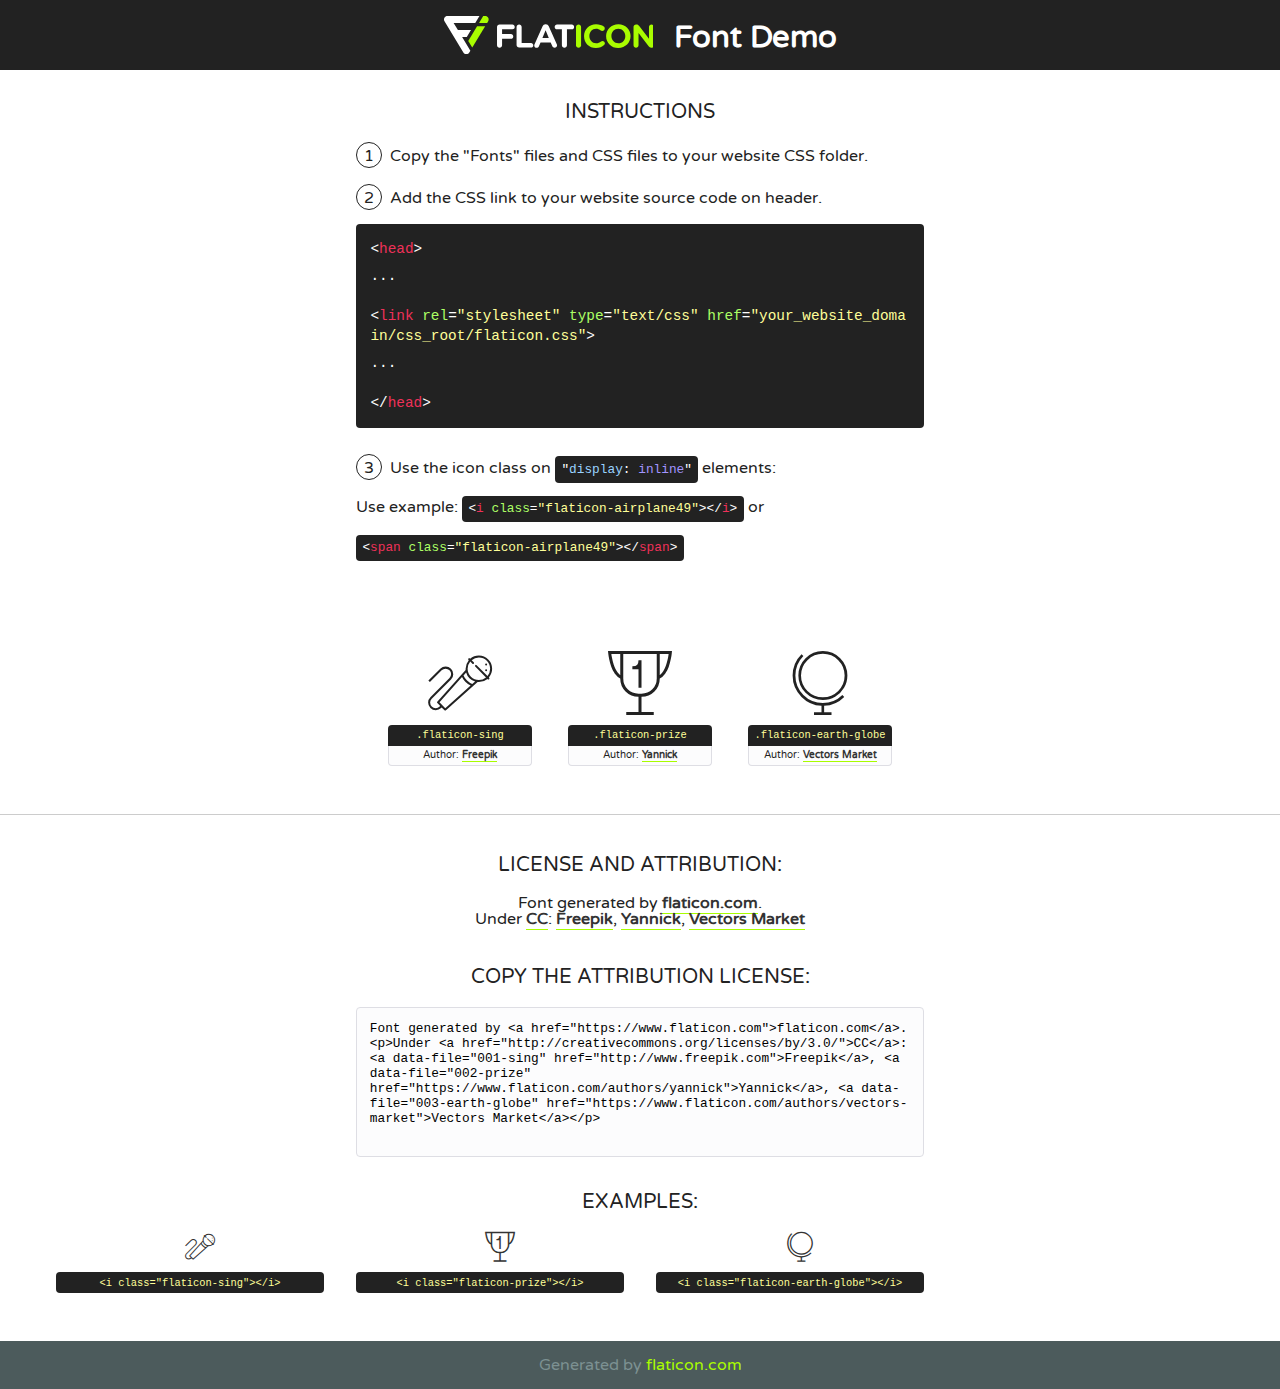
<file: vendors/flat-icon/font/flaticon.html>
<!DOCTYPE html>
<!--
  Flaticon icon font: Flaticon
  Creation date: 20/02/2019 11:43
-->
<html>
<!DOCTYPE html>
<html>

<head>
    <title>Flaticon WebFont</title>
    <link href="http://fonts.googleapis.com/css?family=Varela+Round" rel="stylesheet" type="text/css" />
    <link rel="stylesheet" type="text/css" href="flaticon.css">
    <meta charset="UTF-8">
    <style>
    html, body, div, span, applet, object, iframe,
    h1, h2, h3, h4, h5, h6, p, blockquote, pre,
    a, abbr, acronym, address, big, cite, code,
    del, dfn, em, img, ins, kbd, q, s, samp,
    small, strike, strong, sub, sup, tt, var,
    b, u, i, center,
    dl, dt, dd, ol, ul, li,
    fieldset, form, label, legend,
    table, caption, tbody, tfoot, thead, tr, th, td,
    article, aside, canvas, details, embed, 
    figure, figcaption, footer, header, hgroup, 
    menu, nav, output, ruby, section, summary,
    time, mark, audio, video {
        margin: 0;
        padding: 0;
        border: 0;
        font-size: 100%;
        font: inherit;
        vertical-align: baseline;
    }
    /* HTML5 display-role reset for older browsers */
    article, aside, details, figcaption, figure, 
    footer, header, hgroup, menu, nav, section {
        display: block;
    }
    body {
        line-height: 1;
    }
    ol, ul {
        list-style: none;
    }
    blockquote, q {
        quotes: none;
    }
    blockquote:before, blockquote:after,
    q:before, q:after {
        content: '';
        content: none;
    }
    table {
        border-collapse: collapse;
        border-spacing: 0;
    }
    body {
        font-family: 'Varela Round', Helvetica, Arial, sans-serif;
        font-size: 16px;
        color: #222;
    }
    a {
        color: #333;
        border-bottom: 1px solid #a9fd00;
        font-weight: bold;
        text-decoration: none;
    }
    * {
        -moz-box-sizing: border-box;
        -webkit-box-sizing: border-box;
        box-sizing: border-box;
        margin: 0;
        padding: 0;
    }
    [class^="flaticon-"]:before, [class*=" flaticon-"]:before, [class^="flaticon-"]:after, [class*=" flaticon-"]:after {
        font-family: Flaticon;
        font-size: 30px;
        font-style: normal;
        margin-left: 20px;
        color: #333;
    }
    .wrapper {
        max-width: 600px;
        margin: auto;
        padding: 0 1em;
    }
    .title {
        font-size: 1.25em;
        text-align: center;
        margin-bottom: 1em;
        text-transform: uppercase;
    }
    header {
        text-align: center;
        background-color: #222;
        color: #fff;
        padding: 1em;
    }
    header .logo {
        width: 210px;
        height: 38px;
        display: inline-block;
        vertical-align: middle;
        margin-right: 1em;
        border: none;
    }
    header strong {
        font-size: 1.95em;
        font-weight: bold;
        vertical-align: middle;
        margin-top: 5px;
        display: inline-block;
    }
    .demo {
        margin: 2em auto;
        line-height: 1.25em;
    }
    .demo ul li {
        margin-bottom: 1em;
    }
    .demo ul li .num {
        color: #222;
        border-radius: 20px;
        display: inline-block;
        width: 26px;
        padding: 3px;
        height: 26px;
        text-align: center;
        margin-right: 0.5em;
        border: 1px solid #222;
    }
    .demo ul li code {
        background-color: #222;
        border-radius: 4px;
        padding: 0.25em 0.5em;
        display: inline-block;
        color: #fff;
        font-family: Consolas,Monaco,Lucida Console,Liberation Mono,DejaVu Sans Mono,Bitstream Vera Sans Mono,Courier New, monospace;
        font-weight: lighter;
        margin-top: 1em;
        font-size: 0.8em;
        word-break: break-all;
    }
    .demo ul li code.big {
        padding: 1em;
        font-size: 0.9em;
    }
    .demo ul li code .red {
        color: #EF3159;
    }
    .demo ul li code .green {
        color: #ACFF65;
    }
    .demo ul li code .yellow {
        color: #FFFF99;
    }
    .demo ul li code .blue {
        color: #99D3FF;
    }
    .demo ul li code .purple {
        color: #A295FF;
    }
    .demo ul li code .dots {
        margin-top: 0.5em;
        display: block;
    }
    #glyphs {
        border-bottom: 1px solid #ccc;
        padding: 2em 0;
        text-align: center;
    }
    .glyph {
        display: inline-block;
        width: 9em;
        margin: 1em;
        text-align: center;
        vertical-align: top;
        background: #FFF;
    }
    .glyph .glyph-icon {
        padding: 10px;
        display: block;
        font-family:"Flaticon";
        font-size: 64px;
        line-height: 1;
    }
    .glyph .glyph-icon:before {
        font-size: 64px;
        color: #222;
        margin-left: 0;
    }
    .class-name {
        font-size: 0.65em;
        background-color: #222;
        color: #fff;
        border-radius: 4px 4px 0 0;
        padding: 0.5em;
        color: #FFFF99;
        font-family: Consolas,Monaco,Lucida Console,Liberation Mono,DejaVu Sans Mono,Bitstream Vera Sans Mono,Courier New, monospace;
    }
    .author-name {
        font-size: 0.6em;
        background-color: #fcfcfd;
        border: 1px solid #DEDEE4;
        border-top: 0;
        border-radius: 0 0 4px 4px;
        padding: 0.5em;
    }
    .class-name:last-child {
        font-size: 10px;
        color:#888;
    }
    .class-name:last-child a {
        font-size: 10px;
        color:#555;
    }
    .class-name:last-child a:hover {
        color:#a9fd00;
    }
    .glyph > input {
        display: block;
        width: 100px;
        margin: 5px auto;
        text-align: center;
        font-size: 12px;
        cursor: text;
    }
    .glyph > input.icon-input {
        font-family:"Flaticon";
        font-size: 16px;
        margin-bottom: 10px;
    }
    .attribution .title {
        margin-top: 2em;
    }
    .attribution textarea {
        background-color: #fcfcfd;
        padding: 1em;
        border: none;
        box-shadow: none;
        border: 1px solid #DEDEE4;
        border-radius: 4px;
        resize: none;
        width: 100%;
        height: 150px;
        font-size: 0.8em;
        font-family: Consolas,Monaco,Lucida Console,Liberation Mono,DejaVu Sans Mono,Bitstream Vera Sans Mono,Courier New, monospace;
        -webkit-appearance: none;
    }
    .iconsuse {
        margin: 2em auto;
        text-align: center;
        max-width: 1200px;
    }
    .iconsuse:after {
        content: '';
        display: table;
        clear: both;
    }
    .iconsuse .image {
        float: left;
        width: 25%;
        padding: 0 1em;
    }
    .iconsuse .image p {
        margin-bottom: 1em;
    }
    .iconsuse .image span {
        display: block;
        font-size: 0.65em;
        background-color: #222;
        color: #fff;
        border-radius: 4px;
        padding: 0.5em;
        color: #FFFF99;
        margin-top: 1em;
        font-family: Consolas,Monaco,Lucida Console,Liberation Mono,DejaVu Sans Mono,Bitstream Vera Sans Mono,Courier New, monospace;
    }
    #footer {
        text-align: center;
        background-color: #4C5B5C;
        color: #7c9192;
        padding: 1em;
    }
    #footer a {
        border: none;
        color: #a9fd00;
        font-weight: normal;
    }
    @media (max-width: 960px) {
        .iconsuse .image {
            width: 50%;
        }
    }
    @media (max-width: 560px) {
        .iconsuse .image {
            width: 100%;
        }
    }
    </style>
</head>

<body class="characters-off">

    <header>
        <a href="https://www.flaticon.com" target="_blank" class="logo">
            <svg version="1.1" xmlns="http://www.w3.org/2000/svg" xmlns:xlink="http://www.w3.org/1999/xlink" xmlns:a="http://ns.adobe.com/AdobeSVGViewerExtensions/3.0/" viewBox="0 0 560.875 102.036" enable-background="new 0 0 560.875 102.036" xml:space="preserve">
                <defs>
                </defs>
                <g>
                    <g class="letters">
                        <path fill="#ffffff" d="M141.596,29.675c0-3.777,2.985-6.767,6.764-6.767h34.438c3.426,0,6.15,2.728,6.15,6.15
                        c0,3.43-2.724,6.149-6.15,6.149h-27.674v13.091h23.719c3.429,0,6.151,2.724,6.151,6.15c0,3.43-2.723,6.149-6.151,6.149h-23.719
                        v17.574c0,3.773-2.986,6.761-6.764,6.761c-3.779,0-6.764-2.989-6.764-6.761V29.675z"></path>
                        <path fill="#ffffff" d="M193.844,29.149c0-3.781,2.985-6.767,6.764-6.767c3.776,0,6.763,2.985,6.763,6.767v42.957h25.039
                        c3.426,0,6.149,2.726,6.149,6.153c0,3.425-2.723,6.15-6.149,6.15h-31.802c-3.779,0-6.764-2.986-6.764-6.768V29.149z"></path>
                        <path fill="#ffffff" d="M241.891,75.71l21.438-48.407c1.492-3.341,4.215-5.357,7.906-5.357h0.792
                        c3.686,0,6.323,2.017,7.815,5.357l21.439,48.407c0.436,0.967,0.701,1.845,0.701,2.723c0,3.602-2.809,6.501-6.414,6.501
                        c-3.161,0-5.269-1.845-6.499-4.655l-4.132-9.661h-27.059l-4.301,10.102c-1.144,2.631-3.426,4.214-6.237,4.214
                        c-3.517,0-6.24-2.81-6.24-6.325C241.1,77.64,241.451,76.677,241.891,75.71z M279.932,58.666l-8.521-20.297l-8.526,20.297H279.932
                        z"></path>
                        <path fill="#ffffff" d="M314.864,35.387H301.86c-3.429,0-6.239-2.813-6.239-6.238c0-3.429,2.811-6.24,6.239-6.24h39.533
                        c3.426,0,6.237,2.811,6.237,6.24c0,3.425-2.811,6.238-6.237,6.238h-13.001v42.785c0,3.773-2.99,6.761-6.764,6.761
                        c-3.779,0-6.764-2.989-6.764-6.761V35.387z"></path>
                        <path fill="#A9FD00" d="M352.615,29.149c0-3.781,2.985-6.767,6.767-6.767c3.774,0,6.761,2.985,6.761,6.767v49.024
                        c0,3.773-2.987,6.761-6.761,6.761c-3.781,0-6.767-2.989-6.767-6.761V29.149z"></path>
                        <path fill="#A9FD00" d="M374.132,53.836v-0.179c0-17.481,13.178-31.801,32.065-31.801c9.22,0,15.459,2.458,20.557,6.238
                        c1.402,1.054,2.637,2.985,2.637,5.357c0,3.692-2.985,6.59-6.681,6.59c-1.845,0-3.071-0.702-4.044-1.319
                        c-3.776-2.813-7.729-4.393-12.562-4.393c-10.364,0-17.831,8.611-17.831,19.154v0.173c0,10.542,7.291,19.329,17.831,19.329
                        c5.715,0,9.492-1.756,13.359-4.834c1.049-0.874,2.458-1.491,4.039-1.491c3.429,0,6.325,2.813,6.325,6.236
                        c0,2.106-1.056,3.78-2.282,4.834c-5.539,4.834-12.036,7.733-21.878,7.733C387.572,85.464,374.132,71.493,374.132,53.836z"></path>
                        <path fill="#A9FD00" d="M433.009,53.836v-0.179c0-17.481,13.79-31.801,32.766-31.801c18.981,0,32.592,14.143,32.592,31.628v0.173
                        c0,17.483-13.785,31.807-32.769,31.807C446.625,85.464,433.009,71.32,433.009,53.836z M484.224,53.836v-0.179
                        c0-10.539-7.725-19.326-18.626-19.326c-10.893,0-18.449,8.611-18.449,19.154v0.173c0,10.542,7.73,19.329,18.626,19.329
                        C476.676,72.986,484.224,64.378,484.224,53.836z"></path>
                        <path fill="#A9FD00" d="M506.233,29.321c0-3.774,2.99-6.763,6.767-6.763h1.401c3.252,0,5.183,1.583,7.029,3.953l26.093,34.265
                        V29.059c0-3.692,2.99-6.677,6.681-6.677c3.683,0,6.671,2.985,6.671,6.677v48.934c0,3.78-2.987,6.765-6.764,6.765h-0.436
                        c-3.257,0-5.188-1.581-7.034-3.953l-27.056-35.492v32.944c0,3.687-2.985,6.676-6.678,6.676c-3.683,0-6.673-2.989-6.673-6.676
                        V29.321z"></path>
                    </g>
                    <g class="insignia">
                        <path fill="#ffffff" d="M48.372,56.137h12.517l11.156-18.537H37.186L25.688,18.539h57.825L94.668,0H9.271
                        C5.925,0,2.842,1.801,1.198,4.716c-1.644,2.907-1.593,6.482,0.134,9.343l50.38,83.501c1.678,2.781,4.689,4.476,7.938,4.476
                        c3.246,0,6.257-1.695,7.935-4.476l2.898-4.804L48.372,56.137z"></path>
                        <g class="i">
                            <path fill="#A9FD00" d="M93.575,18.539h0.031v0.004l21.652,0.004l2.705-4.488c1.727-2.861,1.778-6.436,0.133-9.343
                            C116.454,1.801,113.371,0,110.026,0h-5.294L93.575,18.539z"></path>
                            <polygon fill="#A9FD00" points="88.291,27.356 64.725,66.486 75.519,84.404 109.942,27.356"></polygon>
                        </g>
                    </g>
                </g>
            </svg>
        </a>
        <strong>Font Demo</strong>
    </header>


    <section class="demo wrapper">

        <p class="title">Instructions</p>

        <ul>
            <li>
                <span class="num">1</span>Copy the "Fonts" files and CSS files to your website CSS folder.
            </li>
            <li>
                <span class="num">2</span>Add the CSS link to your website source code on header.
                <code class="big">
                    &lt;<span class="red">head</span>&gt;
                    <br/><span class="dots">...</span>
                    <br/>&lt;<span class="red">link</span> <span class="green">rel</span>=<span class="yellow">"stylesheet"</span> <span class="green">type</span>=<span class="yellow">"text/css"</span> <span class="green">href</span>=<span class="yellow">"your_website_domain/css_root/flaticon.css"</span>&gt;
                    <br/><span class="dots">...</span>
                    <br/>&lt;/<span class="red">head</span>&gt;
                </code>
            </li>

            <li>
                <p>
                    <span class="num">3</span>Use the icon class on <code>"<span class="blue">display</span>:<span class="purple"> inline</span>"</code> elements:
                    <br />
                    Use example: <code>&lt;<span class="red">i</span> <span class="green">class</span>=<span class="yellow">&quot;flaticon-airplane49&quot;</span>&gt;&lt;/<span class="red">i</span>&gt;</code> or <code>&lt;<span class="red">span</span> <span class="green">class</span>=<span class="yellow">&quot;flaticon-airplane49&quot;</span>&gt;&lt;/<span class="red">span</span>&gt;</code>
            </li>
        </ul>

    </section>




   <section id="glyphs">          
    
      
        <div class="glyph"><div class="glyph-icon flaticon-sing"></div>
            <div class="class-name">.flaticon-sing</div>
            <div class="author-name">Author: <a data-file="001-sing" href="http://www.freepik.com">Freepik</a> </div> 
        </div>        
        
        <div class="glyph"><div class="glyph-icon flaticon-prize"></div>
            <div class="class-name">.flaticon-prize</div>
            <div class="author-name">Author: <a data-file="002-prize" href="https://www.flaticon.com/authors/yannick">Yannick</a> </div> 
        </div>        
        
        <div class="glyph"><div class="glyph-icon flaticon-earth-globe"></div>
            <div class="class-name">.flaticon-earth-globe</div>
            <div class="author-name">Author: <a data-file="003-earth-globe" href="https://www.flaticon.com/authors/vectors-market">Vectors Market</a> </div> 
        </div>        
        

    </section>



    <section class="attribution wrapper"   style="text-align:center;">

      <div class="title">License and attribution:</div><div class="attrDiv">Font generated by <a href="https://www.flaticon.com">flaticon.com</a>. <div><p>Under <a href="http://creativecommons.org/licenses/by/3.0/">CC</a>: <a data-file="001-sing" href="http://www.freepik.com">Freepik</a>, <a data-file="002-prize" href="https://www.flaticon.com/authors/yannick">Yannick</a>, <a data-file="003-earth-globe" href="https://www.flaticon.com/authors/vectors-market">Vectors Market</a></p>  </div>
      </div>
      <div class="title">Copy the Attribution License:</div>

    <textarea onclick="this.focus();this.select();">Font generated by &lt;a href=&quot;https://www.flaticon.com&quot;&gt;flaticon.com&lt;/a&gt;. <p>Under <a href="http://creativecommons.org/licenses/by/3.0/">CC</a>: <a data-file="001-sing" href="http://www.freepik.com">Freepik</a>, <a data-file="002-prize" href="https://www.flaticon.com/authors/yannick">Yannick</a>, <a data-file="003-earth-globe" href="https://www.flaticon.com/authors/vectors-market">Vectors Market</a></p>  
     </textarea>

    </section>

    <section class="iconsuse">

          <div class="title">Examples:</div>            
             
            <div class="image">
                <p>
                    <i class="glyph-icon flaticon-sing"></i> 
                    <span>&lt;i class=&quot;flaticon-sing&quot;&gt;&lt;/i&gt;</span>
                </p>
            </div>
            
            <div class="image">
                <p>
                    <i class="glyph-icon flaticon-prize"></i> 
                    <span>&lt;i class=&quot;flaticon-prize&quot;&gt;&lt;/i&gt;</span>
                </p>
            </div>
            
            <div class="image">
                <p>
                    <i class="glyph-icon flaticon-earth-globe"></i> 
                    <span>&lt;i class=&quot;flaticon-earth-globe&quot;&gt;&lt;/i&gt;</span>
                </p>
            </div>
                       
        </div>
                            
    </section>

<div id="footer">
    <div>Generated by <a href="https://www.flaticon.com">flaticon.com</a>
    </div>
</div>



</body>
</html>
</file>
<file: vendors/themify-icons/themify-icons.css>
@font-face {
	font-family: 'themify';
	src:url('fonts/themify.eot?-fvbane');
	src:url('fonts/themify.eot?#iefix-fvbane') format('embedded-opentype'),
		url('fonts/themify.woff?-fvbane') format('woff'),
		url('fonts/themify.ttf?-fvbane') format('truetype'),
		url('fonts/themify.svg?-fvbane#themify') format('svg');
	font-weight: normal;
	font-style: normal;
}

[class^="ti-"], [class*=" ti-"] {
	font-family: 'themify';
	speak: none;
	font-style: normal;
	font-weight: normal;
	font-variant: normal;
	text-transform: none;
	line-height: 1;

	/* Better Font Rendering =========== */
	-webkit-font-smoothing: antialiased;
	-moz-osx-font-smoothing: grayscale;
}

.ti-wand:before {
	content: "\e600";
}
.ti-volume:before {
	content: "\e601";
}
.ti-user:before {
	content: "\e602";
}
.ti-unlock:before {
	content: "\e603";
}
.ti-unlink:before {
	content: "\e604";
}
.ti-trash:before {
	content: "\e605";
}
.ti-thought:before {
	content: "\e606";
}
.ti-target:before {
	content: "\e607";
}
.ti-tag:before {
	content: "\e608";
}
.ti-tablet:before {
	content: "\e609";
}
.ti-star:before {
	content: "\e60a";
}
.ti-spray:before {
	content: "\e60b";
}
.ti-signal:before {
	content: "\e60c";
}
.ti-shopping-cart:before {
	content: "\e60d";
}
.ti-shopping-cart-full:before {
	content: "\e60e";
}
.ti-settings:before {
	content: "\e60f";
}
.ti-search:before {
	content: "\e610";
}
.ti-zoom-in:before {
	content: "\e611";
}
.ti-zoom-out:before {
	content: "\e612";
}
.ti-cut:before {
	content: "\e613";
}
.ti-ruler:before {
	content: "\e614";
}
.ti-ruler-pencil:before {
	content: "\e615";
}
.ti-ruler-alt:before {
	content: "\e616";
}
.ti-bookmark:before {
	content: "\e617";
}
.ti-bookmark-alt:before {
	content: "\e618";
}
.ti-reload:before {
	content: "\e619";
}
.ti-plus:before {
	content: "\e61a";
}
.ti-pin:before {
	content: "\e61b";
}
.ti-pencil:before {
	content: "\e61c";
}
.ti-pencil-alt:before {
	content: "\e61d";
}
.ti-paint-roller:before {
	content: "\e61e";
}
.ti-paint-bucket:before {
	content: "\e61f";
}
.ti-na:before {
	content: "\e620";
}
.ti-mobile:before {
	content: "\e621";
}
.ti-minus:before {
	content: "\e622";
}
.ti-medall:before {
	content: "\e623";
}
.ti-medall-alt:before {
	content: "\e624";
}
.ti-marker:before {
	content: "\e625";
}
.ti-marker-alt:before {
	content: "\e626";
}
.ti-arrow-up:before {
	content: "\e627";
}
.ti-arrow-right:before {
	content: "\e628";
}
.ti-arrow-left:before {
	content: "\e629";
}
.ti-arrow-down:before {
	content: "\e62a";
}
.ti-lock:before {
	content: "\e62b";
}
.ti-location-arrow:before {
	content: "\e62c";
}
.ti-link:before {
	content: "\e62d";
}
.ti-layout:before {
	content: "\e62e";
}
.ti-layers:before {
	content: "\e62f";
}
.ti-layers-alt:before {
	content: "\e630";
}
.ti-key:before {
	content: "\e631";
}
.ti-import:before {
	content: "\e632";
}
.ti-image:before {
	content: "\e633";
}
.ti-heart:before {
	content: "\e634";
}
.ti-heart-broken:before {
	content: "\e635";
}
.ti-hand-stop:before {
	content: "\e636";
}
.ti-hand-open:before {
	content: "\e637";
}
.ti-hand-drag:before {
	content: "\e638";
}
.ti-folder:before {
	content: "\e639";
}
.ti-flag:before {
	content: "\e63a";
}
.ti-flag-alt:before {
	content: "\e63b";
}
.ti-flag-alt-2:before {
	content: "\e63c";
}
.ti-eye:before {
	content: "\e63d";
}
.ti-export:before {
	content: "\e63e";
}
.ti-exchange-vertical:before {
	content: "\e63f";
}
.ti-desktop:before {
	content: "\e640";
}
.ti-cup:before {
	content: "\e641";
}
.ti-crown:before {
	content: "\e642";
}
.ti-comments:before {
	content: "\e643";
}
.ti-comment:before {
	content: "\e644";
}
.ti-comment-alt:before {
	content: "\e645";
}
.ti-close:before {
	content: "\e646";
}
.ti-clip:before {
	content: "\e647";
}
.ti-angle-up:before {
	content: "\e648";
}
.ti-angle-right:before {
	content: "\e649";
}
.ti-angle-left:before {
	content: "\e64a";
}
.ti-angle-down:before {
	content: "\e64b";
}
.ti-check:before {
	content: "\e64c";
}
.ti-check-box:before {
	content: "\e64d";
}
.ti-camera:before {
	content: "\e64e";
}
.ti-announcement:before {
	content: "\e64f";
}
.ti-brush:before {
	content: "\e650";
}
.ti-briefcase:before {
	content: "\e651";
}
.ti-bolt:before {
	content: "\e652";
}
.ti-bolt-alt:before {
	content: "\e653";
}
.ti-blackboard:before {
	content: "\e654";
}
.ti-bag:before {
	content: "\e655";
}
.ti-move:before {
	content: "\e656";
}
.ti-arrows-vertical:before {
	content: "\e657";
}
.ti-arrows-horizontal:before {
	content: "\e658";
}
.ti-fullscreen:before {
	content: "\e659";
}
.ti-arrow-top-right:before {
	content: "\e65a";
}
.ti-arrow-top-left:before {
	content: "\e65b";
}
.ti-arrow-circle-up:before {
	content: "\e65c";
}
.ti-arrow-circle-right:before {
	content: "\e65d";
}
.ti-arrow-circle-left:before {
	content: "\e65e";
}
.ti-arrow-circle-down:before {
	content: "\e65f";
}
.ti-angle-double-up:before {
	content: "\e660";
}
.ti-angle-double-right:before {
	content: "\e661";
}
.ti-angle-double-left:before {
	content: "\e662";
}
.ti-angle-double-down:before {
	content: "\e663";
}
.ti-zip:before {
	content: "\e664";
}
.ti-world:before {
	content: "\e665";
}
.ti-wheelchair:before {
	content: "\e666";
}
.ti-view-list:before {
	content: "\e667";
}
.ti-view-list-alt:before {
	content: "\e668";
}
.ti-view-grid:before {
	content: "\e669";
}
.ti-uppercase:before {
	content: "\e66a";
}
.ti-upload:before {
	content: "\e66b";
}
.ti-underline:before {
	content: "\e66c";
}
.ti-truck:before {
	content: "\e66d";
}
.ti-timer:before {
	content: "\e66e";
}
.ti-ticket:before {
	content: "\e66f";
}
.ti-thumb-up:before {
	content: "\e670";
}
.ti-thumb-down:before {
	content: "\e671";
}
.ti-text:before {
	content: "\e672";
}
.ti-stats-up:before {
	content: "\e673";
}
.ti-stats-down:before {
	content: "\e674";
}
.ti-split-v:before {
	content: "\e675";
}
.ti-split-h:before {
	content: "\e676";
}
.ti-smallcap:before {
	content: "\e677";
}
.ti-shine:before {
	content: "\e678";
}
.ti-shift-right:before {
	content: "\e679";
}
.ti-shift-left:before {
	content: "\e67a";
}
.ti-shield:before {
	content: "\e67b";
}
.ti-notepad:before {
	content: "\e67c";
}
.ti-server:before {
	content: "\e67d";
}
.ti-quote-right:before {
	content: "\e67e";
}
.ti-quote-left:before {
	content: "\e67f";
}
.ti-pulse:before {
	content: "\e680";
}
.ti-printer:before {
	content: "\e681";
}
.ti-power-off:before {
	content: "\e682";
}
.ti-plug:before {
	content: "\e683";
}
.ti-pie-chart:before {
	content: "\e684";
}
.ti-paragraph:before {
	content: "\e685";
}
.ti-panel:before {
	content: "\e686";
}
.ti-package:before {
	content: "\e687";
}
.ti-music:before {
	content: "\e688";
}
.ti-music-alt:before {
	content: "\e689";
}
.ti-mouse:before {
	content: "\e68a";
}
.ti-mouse-alt:before {
	content: "\e68b";
}
.ti-money:before {
	content: "\e68c";
}
.ti-microphone:before {
	content: "\e68d";
}
.ti-menu:before {
	content: "\e68e";
}
.ti-menu-alt:before {
	content: "\e68f";
}
.ti-map:before {
	content: "\e690";
}
.ti-map-alt:before {
	content: "\e691";
}
.ti-loop:before {
	content: "\e692";
}
.ti-location-pin:before {
	content: "\e693";
}
.ti-list:before {
	content: "\e694";
}
.ti-light-bulb:before {
	content: "\e695";
}
.ti-Italic:before {
	content: "\e696";
}
.ti-info:before {
	content: "\e697";
}
.ti-infinite:before {
	content: "\e698";
}
.ti-id-badge:before {
	content: "\e699";
}
.ti-hummer:before {
	content: "\e69a";
}
.ti-home:before {
	content: "\e69b";
}
.ti-help:before {
	content: "\e69c";
}
.ti-headphone:before {
	content: "\e69d";
}
.ti-harddrives:before {
	content: "\e69e";
}
.ti-harddrive:before {
	content: "\e69f";
}
.ti-gift:before {
	content: "\e6a0";
}
.ti-game:before {
	content: "\e6a1";
}
.ti-filter:before {
	content: "\e6a2";
}
.ti-files:before {
	content: "\e6a3";
}
.ti-file:before {
	content: "\e6a4";
}
.ti-eraser:before {
	content: "\e6a5";
}
.ti-envelope:before {
	content: "\e6a6";
}
.ti-download:before {
	content: "\e6a7";
}
.ti-direction:before {
	content: "\e6a8";
}
.ti-direction-alt:before {
	content: "\e6a9";
}
.ti-dashboard:before {
	content: "\e6aa";
}
.ti-control-stop:before {
	content: "\e6ab";
}
.ti-control-shuffle:before {
	content: "\e6ac";
}
.ti-control-play:before {
	content: "\e6ad";
}
.ti-control-pause:before {
	content: "\e6ae";
}
.ti-control-forward:before {
	content: "\e6af";
}
.ti-control-backward:before {
	content: "\e6b0";
}
.ti-cloud:before {
	content: "\e6b1";
}
.ti-cloud-up:before {
	content: "\e6b2";
}
.ti-cloud-down:before {
	content: "\e6b3";
}
.ti-clipboard:before {
	content: "\e6b4";
}
.ti-car:before {
	content: "\e6b5";
}
.ti-calendar:before {
	content: "\e6b6";
}
.ti-book:before {
	content: "\e6b7";
}
.ti-bell:before {
	content: "\e6b8";
}
.ti-basketball:before {
	content: "\e6b9";
}
.ti-bar-chart:before {
	content: "\e6ba";
}
.ti-bar-chart-alt:before {
	content: "\e6bb";
}
.ti-back-right:before {
	content: "\e6bc";
}
.ti-back-left:before {
	content: "\e6bd";
}
.ti-arrows-corner:before {
	content: "\e6be";
}
.ti-archive:before {
	content: "\e6bf";
}
.ti-anchor:before {
	content: "\e6c0";
}
.ti-align-right:before {
	content: "\e6c1";
}
.ti-align-left:before {
	content: "\e6c2";
}
.ti-align-justify:before {
	content: "\e6c3";
}
.ti-align-center:before {
	content: "\e6c4";
}
.ti-alert:before {
	content: "\e6c5";
}
.ti-alarm-clock:before {
	content: "\e6c6";
}
.ti-agenda:before {
	content: "\e6c7";
}
.ti-write:before {
	content: "\e6c8";
}
.ti-window:before {
	content: "\e6c9";
}
.ti-widgetized:before {
	content: "\e6ca";
}
.ti-widget:before {
	content: "\e6cb";
}
.ti-widget-alt:before {
	content: "\e6cc";
}
.ti-wallet:before {
	content: "\e6cd";
}
.ti-video-clapper:before {
	content: "\e6ce";
}
.ti-video-camera:before {
	content: "\e6cf";
}
.ti-vector:before {
	content: "\e6d0";
}
.ti-themify-logo:before {
	content: "\e6d1";
}
.ti-themify-favicon:before {
	content: "\e6d2";
}
.ti-themify-favicon-alt:before {
	content: "\e6d3";
}
.ti-support:before {
	content: "\e6d4";
}
.ti-stamp:before {
	content: "\e6d5";
}
.ti-split-v-alt:before {
	content: "\e6d6";
}
.ti-slice:before {
	content: "\e6d7";
}
.ti-shortcode:before {
	content: "\e6d8";
}
.ti-shift-right-alt:before {
	content: "\e6d9";
}
.ti-shift-left-alt:before {
	content: "\e6da";
}
.ti-ruler-alt-2:before {
	content: "\e6db";
}
.ti-receipt:before {
	content: "\e6dc";
}
.ti-pin2:before {
	content: "\e6dd";
}
.ti-pin-alt:before {
	content: "\e6de";
}
.ti-pencil-alt2:before {
	content: "\e6df";
}
.ti-palette:before {
	content: "\e6e0";
}
.ti-more:before {
	content: "\e6e1";
}
.ti-more-alt:before {
	content: "\e6e2";
}
.ti-microphone-alt:before {
	content: "\e6e3";
}
.ti-magnet:before {
	content: "\e6e4";
}
.ti-line-double:before {
	content: "\e6e5";
}
.ti-line-dotted:before {
	content: "\e6e6";
}
.ti-line-dashed:before {
	content: "\e6e7";
}
.ti-layout-width-full:before {
	content: "\e6e8";
}
.ti-layout-width-default:before {
	content: "\e6e9";
}
.ti-layout-width-default-alt:before {
	content: "\e6ea";
}
.ti-layout-tab:before {
	content: "\e6eb";
}
.ti-layout-tab-window:before {
	content: "\e6ec";
}
.ti-layout-tab-v:before {
	content: "\e6ed";
}
.ti-layout-tab-min:before {
	content: "\e6ee";
}
.ti-layout-slider:before {
	content: "\e6ef";
}
.ti-layout-slider-alt:before {
	content: "\e6f0";
}
.ti-layout-sidebar-right:before {
	content: "\e6f1";
}
.ti-layout-sidebar-none:before {
	content: "\e6f2";
}
.ti-layout-sidebar-left:before {
	content: "\e6f3";
}
.ti-layout-placeholder:before {
	content: "\e6f4";
}
.ti-layout-menu:before {
	content: "\e6f5";
}
.ti-layout-menu-v:before {
	content: "\e6f6";
}
.ti-layout-menu-separated:before {
	content: "\e6f7";
}
.ti-layout-menu-full:before {
	content: "\e6f8";
}
.ti-layout-media-right-alt:before {
	content: "\e6f9";
}
.ti-layout-media-right:before {
	content: "\e6fa";
}
.ti-layout-media-overlay:before {
	content: "\e6fb";
}
.ti-layout-media-overlay-alt:before {
	content: "\e6fc";
}
.ti-layout-media-overlay-alt-2:before {
	content: "\e6fd";
}
.ti-layout-media-left-alt:before {
	content: "\e6fe";
}
.ti-layout-media-left:before {
	content: "\e6ff";
}
.ti-layout-media-center-alt:before {
	content: "\e700";
}
.ti-layout-media-center:before {
	content: "\e701";
}
.ti-layout-list-thumb:before {
	content: "\e702";
}
.ti-layout-list-thumb-alt:before {
	content: "\e703";
}
.ti-layout-list-post:before {
	content: "\e704";
}
.ti-layout-list-large-image:before {
	content: "\e705";
}
.ti-layout-line-solid:before {
	content: "\e706";
}
.ti-layout-grid4:before {
	content: "\e707";
}
.ti-layout-grid3:before {
	content: "\e708";
}
.ti-layout-grid2:before {
	content: "\e709";
}
.ti-layout-grid2-thumb:before {
	content: "\e70a";
}
.ti-layout-cta-right:before {
	content: "\e70b";
}
.ti-layout-cta-left:before {
	content: "\e70c";
}
.ti-layout-cta-center:before {
	content: "\e70d";
}
.ti-layout-cta-btn-right:before {
	content: "\e70e";
}
.ti-layout-cta-btn-left:before {
	content: "\e70f";
}
.ti-layout-column4:before {
	content: "\e710";
}
.ti-layout-column3:before {
	content: "\e711";
}
.ti-layout-column2:before {
	content: "\e712";
}
.ti-layout-accordion-separated:before {
	content: "\e713";
}
.ti-layout-accordion-merged:before {
	content: "\e714";
}
.ti-layout-accordion-list:before {
	content: "\e715";
}
.ti-ink-pen:before {
	content: "\e716";
}
.ti-info-alt:before {
	content: "\e717";
}
.ti-help-alt:before {
	content: "\e718";
}
.ti-headphone-alt:before {
	content: "\e719";
}
.ti-hand-point-up:before {
	content: "\e71a";
}
.ti-hand-point-right:before {
	content: "\e71b";
}
.ti-hand-point-left:before {
	content: "\e71c";
}
.ti-hand-point-down:before {
	content: "\e71d";
}
.ti-gallery:before {
	content: "\e71e";
}
.ti-face-smile:before {
	content: "\e71f";
}
.ti-face-sad:before {
	content: "\e720";
}
.ti-credit-card:before {
	content: "\e721";
}
.ti-control-skip-forward:before {
	content: "\e722";
}
.ti-control-skip-backward:before {
	content: "\e723";
}
.ti-control-record:before {
	content: "\e724";
}
.ti-control-eject:before {
	content: "\e725";
}
.ti-comments-smiley:before {
	content: "\e726";
}
.ti-brush-alt:before {
	content: "\e727";
}
.ti-youtube:before {
	content: "\e728";
}
.ti-vimeo:before {
	content: "\e729";
}
.ti-twitter:before {
	content: "\e72a";
}
.ti-time:before {
	content: "\e72b";
}
.ti-tumblr:before {
	content: "\e72c";
}
.ti-skype:before {
	content: "\e72d";
}
.ti-share:before {
	content: "\e72e";
}
.ti-share-alt:before {
	content: "\e72f";
}
.ti-rocket:before {
	content: "\e730";
}
.ti-pinterest:before {
	content: "\e731";
}
.ti-new-window:before {
	content: "\e732";
}
.ti-microsoft:before {
	content: "\e733";
}
.ti-list-ol:before {
	content: "\e734";
}
.ti-linkedin:before {
	content: "\e735";
}
.ti-layout-sidebar-2:before {
	content: "\e736";
}
.ti-layout-grid4-alt:before {
	content: "\e737";
}
.ti-layout-grid3-alt:before {
	content: "\e738";
}
.ti-layout-grid2-alt:before {
	content: "\e739";
}
.ti-layout-column4-alt:before {
	content: "\e73a";
}
.ti-layout-column3-alt:before {
	content: "\e73b";
}
.ti-layout-column2-alt:before {
	content: "\e73c";
}
.ti-instagram:before {
	content: "\e73d";
}
.ti-google:before {
	content: "\e73e";
}
.ti-github:before {
	content: "\e73f";
}
.ti-flickr:before {
	content: "\e740";
}
.ti-facebook:before {
	content: "\e741";
}
.ti-dropbox:before {
	content: "\e742";
}
.ti-dribbble:before {
	content: "\e743";
}
.ti-apple:before {
	content: "\e744";
}
.ti-android:before {
	content: "\e745";
}
.ti-save:before {
	content: "\e746";
}
.ti-save-alt:before {
	content: "\e747";
}
.ti-yahoo:before {
	content: "\e748";
}
.ti-wordpress:before {
	content: "\e749";
}
.ti-vimeo-alt:before {
	content: "\e74a";
}
.ti-twitter-alt:before {
	content: "\e74b";
}
.ti-tumblr-alt:before {
	content: "\e74c";
}
.ti-trello:before {
	content: "\e74d";
}
.ti-stack-overflow:before {
	content: "\e74e";
}
.ti-soundcloud:before {
	content: "\e74f";
}
.ti-sharethis:before {
	content: "\e750";
}
.ti-sharethis-alt:before {
	content: "\e751";
}
.ti-reddit:before {
	content: "\e752";
}
.ti-pinterest-alt:before {
	content: "\e753";
}
.ti-microsoft-alt:before {
	content: "\e754";
}
.ti-linux:before {
	content: "\e755";
}
.ti-jsfiddle:before {
	content: "\e756";
}
.ti-joomla:before {
	content: "\e757";
}
.ti-html5:before {
	content: "\e758";
}
.ti-flickr-alt:before {
	content: "\e759";
}
.ti-email:before {
	content: "\e75a";
}
.ti-drupal:before {
	content: "\e75b";
}
.ti-dropbox-alt:before {
	content: "\e75c";
}
.ti-css3:before {
	content: "\e75d";
}
.ti-rss:before {
	content: "\e75e";
}
.ti-rss-alt:before {
	content: "\e75f";
}
</file>
<file: vendors/linericon/style.css>
@font-face {
	font-family: 'Linearicons-Free';
	src:url('fonts/Linearicons-Free.eot?w118d');
	src:url('fonts/Linearicons-Free.eot?#iefixw118d') format('embedded-opentype'),
		url('fonts/Linearicons-Free.woff2?w118d') format('woff2'),
		url('fonts/Linearicons-Free.woff?w118d') format('woff'),
		url('fonts/Linearicons-Free.ttf?w118d') format('truetype'),
		url('fonts/Linearicons-Free.svg?w118d#Linearicons-Free') format('svg');
	font-weight: normal;
	font-style: normal;
}

.lnr {
	font-family: 'Linearicons-Free';
	speak: none;
	font-style: normal;
	font-weight: normal;
	font-variant: normal;
	text-transform: none;
	line-height: 1;

	/* Better Font Rendering =========== */
	-webkit-font-smoothing: antialiased;
	-moz-osx-font-smoothing: grayscale;
}

.lnr-home:before {
	content: "\e800";
}
.lnr-apartment:before {
	content: "\e801";
}
.lnr-pencil:before {
	content: "\e802";
}
.lnr-magic-wand:before {
	content: "\e803";
}
.lnr-drop:before {
	content: "\e804";
}
.lnr-lighter:before {
	content: "\e805";
}
.lnr-poop:before {
	content: "\e806";
}
.lnr-sun:before {
	content: "\e807";
}
.lnr-moon:before {
	content: "\e808";
}
.lnr-cloud:before {
	content: "\e809";
}
.lnr-cloud-upload:before {
	content: "\e80a";
}
.lnr-cloud-download:before {
	content: "\e80b";
}
.lnr-cloud-sync:before {
	content: "\e80c";
}
.lnr-cloud-check:before {
	content: "\e80d";
}
.lnr-database:before {
	content: "\e80e";
}
.lnr-lock:before {
	content: "\e80f";
}
.lnr-cog:before {
	content: "\e810";
}
.lnr-trash:before {
	content: "\e811";
}
.lnr-dice:before {
	content: "\e812";
}
.lnr-heart:before {
	content: "\e813";
}
.lnr-star:before {
	content: "\e814";
}
.lnr-star-half:before {
	content: "\e815";
}
.lnr-star-empty:before {
	content: "\e816";
}
.lnr-flag:before {
	content: "\e817";
}
.lnr-envelope:before {
	content: "\e818";
}
.lnr-paperclip:before {
	content: "\e819";
}
.lnr-inbox:before {
	content: "\e81a";
}
.lnr-eye:before {
	content: "\e81b";
}
.lnr-printer:before {
	content: "\e81c";
}
.lnr-file-empty:before {
	content: "\e81d";
}
.lnr-file-add:before {
	content: "\e81e";
}
.lnr-enter:before {
	content: "\e81f";
}
.lnr-exit:before {
	content: "\e820";
}
.lnr-graduation-hat:before {
	content: "\e821";
}
.lnr-license:before {
	content: "\e822";
}
.lnr-music-note:before {
	content: "\e823";
}
.lnr-film-play:before {
	content: "\e824";
}
.lnr-camera-video:before {
	content: "\e825";
}
.lnr-camera:before {
	content: "\e826";
}
.lnr-picture:before {
	content: "\e827";
}
.lnr-book:before {
	content: "\e828";
}
.lnr-bookmark:before {
	content: "\e829";
}
.lnr-user:before {
	content: "\e82a";
}
.lnr-users:before {
	content: "\e82b";
}
.lnr-shirt:before {
	content: "\e82c";
}
.lnr-store:before {
	content: "\e82d";
}
.lnr-cart:before {
	content: "\e82e";
}
.lnr-tag:before {
	content: "\e82f";
}
.lnr-phone-handset:before {
	content: "\e830";
}
.lnr-phone:before {
	content: "\e831";
}
.lnr-pushpin:before {
	content: "\e832";
}
.lnr-map-marker:before {
	content: "\e833";
}
.lnr-map:before {
	content: "\e834";
}
.lnr-location:before {
	content: "\e835";
}
.lnr-calendar-full:before {
	content: "\e836";
}
.lnr-keyboard:before {
	content: "\e837";
}
.lnr-spell-check:before {
	content: "\e838";
}
.lnr-screen:before {
	content: "\e839";
}
.lnr-smartphone:before {
	content: "\e83a";
}
.lnr-tablet:before {
	content: "\e83b";
}
.lnr-laptop:before {
	content: "\e83c";
}
.lnr-laptop-phone:before {
	content: "\e83d";
}
.lnr-power-switch:before {
	content: "\e83e";
}
.lnr-bubble:before {
	content: "\e83f";
}
.lnr-heart-pulse:before {
	content: "\e840";
}
.lnr-construction:before {
	content: "\e841";
}
.lnr-pie-chart:before {
	content: "\e842";
}
.lnr-chart-bars:before {
	content: "\e843";
}
.lnr-gift:before {
	content: "\e844";
}
.lnr-diamond:before {
	content: "\e845";
}
.lnr-linearicons:before {
	content: "\e846";
}
.lnr-dinner:before {
	content: "\e847";
}
.lnr-coffee-cup:before {
	content: "\e848";
}
.lnr-leaf:before {
	content: "\e849";
}
.lnr-paw:before {
	content: "\e84a";
}
.lnr-rocket:before {
	content: "\e84b";
}
.lnr-briefcase:before {
	content: "\e84c";
}
.lnr-bus:before {
	content: "\e84d";
}
.lnr-car:before {
	content: "\e84e";
}
.lnr-train:before {
	content: "\e84f";
}
.lnr-bicycle:before {
	content: "\e850";
}
.lnr-wheelchair:before {
	content: "\e851";
}
.lnr-select:before {
	content: "\e852";
}
.lnr-earth:before {
	content: "\e853";
}
.lnr-smile:before {
	content: "\e854";
}
.lnr-sad:before {
	content: "\e855";
}
.lnr-neutral:before {
	content: "\e856";
}
.lnr-mustache:before {
	content: "\e857";
}
.lnr-alarm:before {
	content: "\e858";
}
.lnr-bullhorn:before {
	content: "\e859";
}
.lnr-volume-high:before {
	content: "\e85a";
}
.lnr-volume-medium:before {
	content: "\e85b";
}
.lnr-volume-low:before {
	content: "\e85c";
}
.lnr-volume:before {
	content: "\e85d";
}
.lnr-mic:before {
	content: "\e85e";
}
.lnr-hourglass:before {
	content: "\e85f";
}
.lnr-undo:before {
	content: "\e860";
}
.lnr-redo:before {
	content: "\e861";
}
.lnr-sync:before {
	content: "\e862";
}
.lnr-history:before {
	content: "\e863";
}
.lnr-clock:before {
	content: "\e864";
}
.lnr-download:before {
	content: "\e865";
}
.lnr-upload:before {
	content: "\e866";
}
.lnr-enter-down:before {
	content: "\e867";
}
.lnr-exit-up:before {
	content: "\e868";
}
.lnr-bug:before {
	content: "\e869";
}
.lnr-code:before {
	content: "\e86a";
}
.lnr-link:before {
	content: "\e86b";
}
.lnr-unlink:before {
	content: "\e86c";
}
.lnr-thumbs-up:before {
	content: "\e86d";
}
.lnr-thumbs-down:before {
	content: "\e86e";
}
.lnr-magnifier:before {
	content: "\e86f";
}
.lnr-cross:before {
	content: "\e870";
}
.lnr-menu:before {
	content: "\e871";
}
.lnr-list:before {
	content: "\e872";
}
.lnr-chevron-up:before {
	content: "\e873";
}
.lnr-chevron-down:before {
	content: "\e874";
}
.lnr-chevron-left:before {
	content: "\e875";
}
.lnr-chevron-right:before {
	content: "\e876";
}
.lnr-arrow-up:before {
	content: "\e877";
}
.lnr-arrow-down:before {
	content: "\e878";
}
.lnr-arrow-left:before {
	content: "\e879";
}
.lnr-arrow-right:before {
	content: "\e87a";
}
.lnr-move:before {
	content: "\e87b";
}
.lnr-warning:before {
	content: "\e87c";
}
.lnr-question-circle:before {
	content: "\e87d";
}
.lnr-menu-circle:before {
	content: "\e87e";
}
.lnr-checkmark-circle:before {
	content: "\e87f";
}
.lnr-cross-circle:before {
	content: "\e880";
}
.lnr-plus-circle:before {
	content: "\e881";
}
.lnr-circle-minus:before {
	content: "\e882";
}
.lnr-arrow-up-circle:before {
	content: "\e883";
}
.lnr-arrow-down-circle:before {
	content: "\e884";
}
.lnr-arrow-left-circle:before {
	content: "\e885";
}
.lnr-arrow-right-circle:before {
	content: "\e886";
}
.lnr-chevron-up-circle:before {
	content: "\e887";
}
.lnr-chevron-down-circle:before {
	content: "\e888";
}
.lnr-chevron-left-circle:before {
	content: "\e889";
}
.lnr-chevron-right-circle:before {
	content: "\e88a";
}
.lnr-crop:before {
	content: "\e88b";
}
.lnr-frame-expand:before {
	content: "\e88c";
}
.lnr-frame-contract:before {
	content: "\e88d";
}
.lnr-layers:before {
	content: "\e88e";
}
.lnr-funnel:before {
	content: "\e88f";
}
.lnr-text-format:before {
	content: "\e890";
}
.lnr-text-format-remove:before {
	content: "\e891";
}
.lnr-text-size:before {
	content: "\e892";
}
.lnr-bold:before {
	content: "\e893";
}
.lnr-italic:before {
	content: "\e894";
}
.lnr-underline:before {
	content: "\e895";
}
.lnr-strikethrough:before {
	content: "\e896";
}
.lnr-highlight:before {
	content: "\e897";
}
.lnr-text-align-left:before {
	content: "\e898";
}
.lnr-text-align-center:before {
	content: "\e899";
}
.lnr-text-align-right:before {
	content: "\e89a";
}
.lnr-text-align-justify:before {
	content: "\e89b";
}
.lnr-line-spacing:before {
	content: "\e89c";
}
.lnr-indent-increase:before {
	content: "\e89d";
}
.lnr-indent-decrease:before {
	content: "\e89e";
}
.lnr-pilcrow:before {
	content: "\e89f";
}
.lnr-direction-ltr:before {
	content: "\e8a0";
}
.lnr-direction-rtl:before {
	content: "\e8a1";
}
.lnr-page-break:before {
	content: "\e8a2";
}
.lnr-sort-alpha-asc:before {
	content: "\e8a3";
}
.lnr-sort-amount-asc:before {
	content: "\e8a4";
}
.lnr-hand:before {
	content: "\e8a5";
}
.lnr-pointer-up:before {
	content: "\e8a6";
}
.lnr-pointer-right:before {
	content: "\e8a7";
}
.lnr-pointer-down:before {
	content: "\e8a8";
}
.lnr-pointer-left:before {
	content: "\e8a9";
}
</file>
<file: vendors/flat-icon/font/flaticon.css>
/*
  	Flaticon icon font: Flaticon
  	Creation date: 20/02/2019 11:43
  	*/

@font-face {
  font-family: "Flaticon";
  src: url("./Flaticon.eot");
  src: url("./Flaticon.eot?#iefix") format("embedded-opentype"),
       url("./Flaticon.woff2") format("woff2"),
       url("./Flaticon.woff") format("woff"),
       url("./Flaticon.ttf") format("truetype"),
       url("./Flaticon.svg#Flaticon") format("svg");
  font-weight: normal;
  font-style: normal;
}

@media screen and (-webkit-min-device-pixel-ratio:0) {
  @font-face {
    font-family: "Flaticon";
    src: url("./Flaticon.svg#Flaticon") format("svg");
  }
}

[class^="flaticon-"]:before, [class*=" flaticon-"]:before,
[class^="flaticon-"]:after, [class*=" flaticon-"]:after {   
  font-family: Flaticon;
        font-size: 20px;
font-style: normal;
margin-left: 20px;
}

.flaticon-sing:before { content: "\f100"; }
.flaticon-prize:before { content: "\f101"; }
.flaticon-earth-globe:before { content: "\f102"; }
</file>
<file: vendors/nice-select/nice-select.css>
.nice-select {
  -webkit-tap-highlight-color: transparent;
  background-color: #fff;
  border-radius: 5px;
  border: solid 1px #e8e8e8;
  box-sizing: border-box;
  clear: both;
  cursor: pointer;
  display: block;
  float: left;
  font-family: inherit;
  font-size: 14px;
  font-weight: normal;
  height: 42px;
  line-height: 40px;
  outline: none;
  padding-left: 18px;
  padding-right: 30px;
  position: relative;
  text-align: left !important;
  -webkit-transition: all 0.2s ease-in-out;
  transition: all 0.2s ease-in-out;
  -webkit-user-select: none;
     -moz-user-select: none;
      -ms-user-select: none;
          user-select: none;
  white-space: nowrap;
  width: auto; }
  .nice-select:hover {
    border-color: #dbdbdb; }
  .nice-select:active, .nice-select.open, .nice-select:focus {
    border-color: #999; }
  .nice-select:after {
    border-bottom: 2px solid #999;
    border-right: 2px solid #999;
    content: '';
    display: block;
    height: 5px;
    margin-top: -4px;
    pointer-events: none;
    position: absolute;
    right: 12px;
    top: 50%;
    -webkit-transform-origin: 66% 66%;
        -ms-transform-origin: 66% 66%;
            transform-origin: 66% 66%;
    -webkit-transform: rotate(45deg);
        -ms-transform: rotate(45deg);
            transform: rotate(45deg);
    -webkit-transition: all 0.15s ease-in-out;
    transition: all 0.15s ease-in-out;
    width: 5px; }
  .nice-select.open:after {
    -webkit-transform: rotate(-135deg);
        -ms-transform: rotate(-135deg);
            transform: rotate(-135deg); }
  .nice-select.open .list {
    opacity: 1;
    pointer-events: auto;
    -webkit-transform: scale(1) translateY(0);
        -ms-transform: scale(1) translateY(0);
            transform: scale(1) translateY(0); }
  .nice-select.disabled {
    border-color: #ededed;
    color: #999;
    pointer-events: none; }
    .nice-select.disabled:after {
      border-color: #cccccc; }
  .nice-select.wide {
    width: 100%; }
    .nice-select.wide .list {
      left: 0 !important;
      right: 0 !important; }
  .nice-select.right {
    float: right; }
    .nice-select.right .list {
      left: auto;
      right: 0; }
  .nice-select.small {
    font-size: 12px;
    height: 36px;
    line-height: 34px; }
    .nice-select.small:after {
      height: 4px;
      width: 4px; }
    .nice-select.small .option {
      line-height: 34px;
      min-height: 34px; }
  .nice-select .list {
    background-color: #fff;
    border-radius: 5px;
    box-shadow: 0 0 0 1px rgba(68, 68, 68, 0.11);
    box-sizing: border-box;
    margin-top: 4px;
    opacity: 0;
    overflow: hidden;
    padding: 0;
    pointer-events: none;
    position: absolute;
    top: 100%;
    left: 0;
    -webkit-transform-origin: 50% 0;
        -ms-transform-origin: 50% 0;
            transform-origin: 50% 0;
    -webkit-transform: scale(0.75) translateY(-21px);
        -ms-transform: scale(0.75) translateY(-21px);
            transform: scale(0.75) translateY(-21px);
    -webkit-transition: all 0.2s cubic-bezier(0.5, 0, 0, 1.25), opacity 0.15s ease-out;
    transition: all 0.2s cubic-bezier(0.5, 0, 0, 1.25), opacity 0.15s ease-out;
    z-index: 9; }
    .nice-select .list:hover .option:not(:hover) {
      background-color: transparent !important; }
  .nice-select .option {
    cursor: pointer;
    font-weight: 400;
    line-height: 40px;
    list-style: none;
    min-height: 40px;
    outline: none;
    padding-left: 18px;
    padding-right: 29px;
    text-align: left;
    -webkit-transition: all 0.2s;
    transition: all 0.2s; }
    .nice-select .option:hover, .nice-select .option.focus, .nice-select .option.selected.focus {
      background-color: #f6f6f6; }
    .nice-select .option.selected {
      font-weight: bold; }
    .nice-select .option.disabled {
      background-color: transparent;
      color: #999;
      cursor: default; }

.no-csspointerevents .nice-select .list {
  display: none; }

.no-csspointerevents .nice-select.open .list {
  display: block; }
</file>
<file: css/style.css>
/* font family
	============================================================================================ */
/* color variables
	============================================================================================ */
/* google fonts
	============================================================================================ */
@import url("https://fonts.googleapis.com/css?family=Roboto+Condensed:700");
@import url("https://fonts.googleapis.com/css?family=Roboto:400,500");
/* mixin start
	============================================================================================ */
/* Medium Layout: 1280px */
/* Tablet Layout: 768px */
/* Mobile Layout: 320px */
/* Wide Mobile Layout: 480px */
/* mixin end
	============================================================================================ */
/* global style start
	============================================================================================ */
body {
  color: #888888;
  font-family: "Roboto", sans-serif;
  font-size: 15px;
  font-weight: 400;
  line-height: 1.667;
}

ul {
  list-style-type: none;
  margin: 0;
  padding: 0;
}

a:hover {
  text-decoration: none;
}

button {
  cursor: pointer;
}

button:focus {
  outline: 0 !important;
  box-shadow: none !important;
}

h1,
h2,
h3,
h4,
h5,
h6 {
  font-family: "Roboto Condensed", sans-serif;
  color: #2a2a2a;
  line-height: 1.25;
}

h1,
.h1 {
  font-size: 50px;
}

h2,
.h2 {
  font-size: 26px;
}

.modal-button{
  background-color: #6059f6;
  color: #fff;
}

@media (min-width: 768px) {
  h2,
  .h2 {
    font-size: 36px;
  }
}

h3, .h3 {
  font-size: 20px;
}

.primary-text {
  color: #6059f6;
}

.bg-gray {
  background-color: #f8f8ff;
}

.pb-90px {
  padding-bottom: 60px;
}

@media (min-width: 992px) {
  .pb-90px {
    padding-bottom: 90px;
  }
}

.mh-tour {
  max-height: 630px;
}

.section-margin {
  margin: 65px 0;
}

@media (min-width: 992px) {
  .section-margin {
    margin: 130px 0;
  }
}

.section-margin-large {
  margin: 65px 0;
}

@media (min-width: 992px) {
  .section-margin-large {
    margin: 140px 0;
  }
}

.section-padding {
  padding: 65px 0;
}

@media (min-width: 992px) {
  .section-padding {
    padding: 130px 0;
  }
}

.generic-margin {
  margin-top: 100px;
}

@media (min-width: 992px) {
  .generic-margin {
    margin-top: 180px;
  }
}

@media (min-width: 1200px) {
  .generic-margin {
    margin-top: 250px;
  }
}

/* global style end
	============================================================================================ */
/* header style start
  ============================================================================================ */
.header_area {
  position: absolute;
  top: 0;
  left: 0;
  width: 100%;
  z-index: 99;
  transition: background 0.4s, all 0.3s linear;
}

.header_area .navbar-right {
  min-width: 200px;
  text-align: right;
}

@media (max-width: 991px) {
  .header_area .navbar-right {
    margin: 20px 0;
  }
}

.header_area .navbar-brand {
  margin-right: 30px;
  padding: 0;
}

.header_area .navbar-social {
  min-width: 95px;
  float: right;
}

.header_area .navbar-social li {
  margin-right: 12px;
}

.header_area .navbar-social li i, .header_area .navbar-social li span {
  font-size: 13px;
}

.header_area .navbar-social li:last-child {
  margin-right: 0;
}

.header_area .navbar-social li a:hover i, .header_area .navbar-social li span {
  color: #6059f6;
}

.header_area .menu_nav {
  width: 100%;
}

.header_area .navbar {
  background: transparent;
  border: 0px;
  border-radius: 0px;
  width: 100%;
  padding-top: 0;
  padding-bottom: 0;
}

.header_area .navbar .nav-right {
  min-width: 260px;
}

.header_area .navbar .nav .nav-item {
  margin-right: 35px;
}

.header_area .navbar .nav .nav-item .nav-link {
  font-family: "Roboto", sans-serif;
  color: #2a2a2a;
  text-transform: capitalize;
  font-weight: 500;
  padding: 33px 0;
  display: inline-block;
}

.header_area .navbar .nav .nav-item .nav-link:after {
  display: none;
}

.header_area .navbar .nav .nav-item:hover .nav-link, .header_area .navbar .nav .nav-item.active .nav-link {
  color: #6059f6;
  opacity: 1;
}

.header_area .navbar .nav .nav-item.submenu {
  position: relative;
}

.header_area .navbar .nav .nav-item.submenu ul {
  border: none;
  padding: 0px;
  border-radius: 0px;
  box-shadow: none;
  margin: 0px;
  background: #fff;
}

@media (min-width: 992px) {
  .header_area .navbar .nav .nav-item.submenu ul {
    position: absolute;
    top: 120%;
    left: 0px;
    min-width: 200px;
    text-align: left;
    opacity: 0;
    transition: all 300ms ease-in;
    visibility: hidden;
    display: block;
    border: none;
    padding: 0px;
    border-radius: 0px;
    box-shadow: 0px 10px 30px 0px rgba(0, 0, 0, 0.4);
  }
}

.header_area .navbar .nav .nav-item.submenu ul:before {
  content: "";
  width: 0;
  height: 0;
  border-style: solid;
  border-width: 10px 10px 0 10px;
  border-color: #eeeeee transparent transparent transparent;
  position: absolute;
  right: 24px;
  top: 45px;
  z-index: 3;
  opacity: 0;
  transition: all 400ms linear;
}

.header_area .navbar .nav .nav-item.submenu ul .nav-item {
  display: block;
  float: none;
  margin-right: 0px;
  border-bottom: 1px solid #ededed;
  margin-left: 0px;
  transition: all 0.4s linear;
}

.header_area .navbar .nav .nav-item.submenu ul .nav-item .nav-link {
  line-height: 45px;
  color: #6059f6 !important;
  padding: 0px 30px;
  transition: all 150ms linear;
  display: block;
  margin-right: 0px;
}

.header_area .navbar .nav .nav-item.submenu ul .nav-item:last-child {
  border-bottom: none;
}

.header_area .navbar .nav .nav-item.submenu ul .nav-item:hover .nav-link {
  background-color: #6059f6;
  color: #fff !important;
}

@media (min-width: 992px) {
  .header_area .navbar .nav .nav-item.submenu:hover ul {
    visibility: visible;
    opacity: 1;
    top: 100%;
  }
}

.header_area .navbar .nav .nav-item.submenu:hover ul .nav-item {
  margin-top: 0px;
}

.header_area .navbar .nav .nav-item:last-child {
  margin-right: 0px;
}

.header_area .navbar .search {
  font-size: 12px;
  line-height: 60px;
  display: inline-block;
  margin-left: 80px;
}

.header_area .navbar .search i {
  font-weight: 600;
}

.header_area.navbar_fixed .main_menu {
  position: fixed;
  width: 100%;
  top: -70px;
  left: 0;
  right: 0;
  z-index: 99;
  transform: translateY(70px);
  transition: transform 500ms ease, background 500ms ease;
  -webkit-transition: transform 500ms ease, background 500ms ease;
  box-shadow: 0px 3px 16px 0px rgba(0, 0, 0, 0.1);
}

.header_area.navbar_fixed .main_menu .navbar {
  background: #7676ff;
}

.header_area.navbar_fixed .main_menu .navbar .nav .nav-item .nav-link {
  line-height: 20px;
}

.header_area.navbar_fixed .main_menu .navbar .nav .nav-item:hover .nav-link, .header_area.navbar_fixed .main_menu .navbar .nav .nav-item.active .nav-link {
  color: #fff;
}

@media (min-width: 992px) {
  .header_area.white_menu .navbar .navbar-brand img {
    display: none;
  }
  .header_area.white_menu .navbar .navbar-brand img + img {
    display: inline-block;
  }
}

@media (max-width: 991px) {
  .header_area.white_menu .navbar .navbar-brand img {
    display: inline-block;
  }
  .header_area.white_menu .navbar .navbar-brand img + img {
    display: none;
  }
}

.header_area.white_menu .navbar .nav .nav-item .nav-link {
  color: #fff;
}

.header_area.white_menu.navbar_fixed .main_menu .navbar .navbar-brand img {
  display: inline-block;
}

.header_area.white_menu.navbar_fixed .main_menu .navbar .navbar-brand img + img {
  display: none;
}

.header_area.white_menu.navbar_fixed .main_menu .navbar .nav .nav-item .nav-link {
  line-height: 70px;
}

.top_menu {
  background: #ec9d5f;
}

.top_menu .float-left a {
  line-height: 40px;
  display: inline-block;
  color: #fff;
  text-transform: uppercase;
  font-size: 12px;
  margin-right: 50px;
  -webkit-transition: all 0.3s ease 0s;
  -moz-transition: all 0.3s ease 0s;
  -o-transition: all 0.3s ease 0s;
  transition: all 0.3s ease 0s;
}

.top_menu .float-left a:last-child {
  margin-right: 0px;
}

.top_menu .float-right .pur_btn {
  color: #fff;
  line-height: 40px;
  display: block;
  padding: 0px 40px;
  font-weight: 500;
  font-size: 12px;
}

/* header style end
	============================================================================================ */
@media (max-width: 1619px) {
  /* Main Menu Area css
	============================================================================================ */
  .header_area .navbar .search {
    margin-left: 40px;
  }
  /* End Main Menu Area css
	============================================================================================ */
}

@media (max-width: 1199px) {
  /* Main Menu Area css
	============================================================================================ */
  .header_area .navbar .nav .nav-item {
    margin-right: 28px;
  }
  /* End Main Menu Area css
	============================================================================================ */
  /* Home Banner Area css
	============================================================================================ */
  .home_banner_area .banner_inner {
    padding: 100px 0px;
  }
  /* End Home Banner Area css
	============================================================================================ */
  .header_area .navbar .tickets_btn {
    margin-left: 40px;
  }
  .home_banner_area .banner_inner .banner_content h2 br {
    display: none;
    font-size: 36px;
  }
  .home_banner_area .banner_inner .banner_content h2 {
    font-size: 36px;
    line-height: 45px;
  }
}

@media (max-width: 991px) {
  /* Main Menu Area css
	============================================================================================ */
  .navbar-toggler {
    border: none;
    border-radius: 0px;
    padding: 0px;
    cursor: pointer;
    margin-top: 27px;
    margin-bottom: 23px;
  }
  .header_area .navbar {
    background: #d1cff4;
  }
  .header_area .navbar .nav-item.active .nav-link {
    color: #6059f6 !important;
  }
  .navbar-toggler[aria-expanded="false"] span:nth-child(2) {
    opacity: 1;
  }
  .navbar-toggler[aria-expanded="true"] span:nth-child(2) {
    opacity: 0;
  }
  .navbar-toggler[aria-expanded="true"] span:first-child {
    transform: rotate(-45deg);
    position: relative;
    top: 7.5px;
  }
  .navbar-toggler[aria-expanded="true"] span:last-child {
    transform: rotate(45deg);
    bottom: 6px;
    position: relative;
  }
  .navbar-toggler span {
    display: block;
    width: 25px;
    height: 3px;
    background: #6059f6;
    margin: auto;
    margin-bottom: 4px;
    transition: all 400ms linear;
    cursor: pointer;
  }
  .navbar .container {
    padding-left: 15px;
    padding-right: 15px;
  }
  .nav {
    padding: 0px 0px;
  }
  .header_top .nav {
    padding: 0px;
  }
  .header_area .navbar .nav .nav-item .nav-link {
    padding: 12px 0;
    margin-right: 0px;
    display: block;
    border-bottom: 1px solid #ededed33;
    border-radius: 0px;
  }
  .header_area .navbar .search {
    margin-left: 0px;
  }
  .header_area .navbar-collapse {
    max-height: 340px;
    overflow-y: scroll;
  }
  .header_area .navbar .nav .nav-item.submenu ul .nav-item .nav-link {
    padding: 0px 15px;
  }
  .header_area .navbar .nav .nav-item {
    margin-right: 0px;
  }
  .home_banner_area .banner_inner .banner_content .banner_map_img {
    display: none;
  }
  .header_area.navbar_fixed .main_menu .navbar .nav .nav-item .nav-link {
    line-height: 40px;
  }
  .header_area.white_menu.navbar_fixed .main_menu .navbar .nav .nav-item .nav-link {
    line-height: 40px;
  }
  .header_area.white_menu .navbar .nav .nav-item .nav-link {
    color: #222;
  }
  /* End Main Menu Area css
	============================================================================================ */
  /* Blog page Area css
	============================================================================================ */
  .categories_post img {
    width: 100%;
  }
  .categories_post {
    max-width: 360px;
    margin: 0 auto;
  }
  .blog_categorie_area .col-lg-4 {
    margin-top: 30px;
  }
  .blog_area {
    padding-bottom: 80px;
  }
  .single-post-area .blog_right_sidebar {
    margin-top: 30px;
  }
  /* End Blog page Area css
	============================================================================================ */
  /* Contact Page Area css
	============================================================================================ */
  .contact_info {
    margin-bottom: 50px;
  }
  /* End Contact page Area css
	============================================================================================ */
  .home_banner_area .donation_inner {
    margin-bottom: -30px;
  }
  .home_banner_area .dontation_item {
    max-width: 350px;
    margin: auto;
  }
  /* Footer Area css
	============================================================================================ */
  .footer_area .col-sm-6 {
    margin-bottom: 30px;
  }
  .footer_area .footer_inner {
    margin-bottom: -30px;
  }
  .news_widget {
    padding-left: 0px;
  }
  /* End End Footer Area css
	============================================================================================ */
  .home_banner_area .banner_inner .home_left_img {
    display: none;
  }
  .header_area .navbar .tickets_btn {
    display: none;
  }
  .home_banner_area .banner_inner {
    padding: 70px 0px 100px 0px;
  }
  .left_side_text {
    margin-bottom: 50px;
  }
  .price_item {
    max-width: 360px;
    margin: 0px auto 30px;
  }
  .price_inner {
    margin-bottom: -30px;
  }
}

@media (max-width: 767px) {
  .home_banner_area {
    min-height: 500px;
  }
  .home_banner_area .banner_inner {
    min-height: 500px;
  }
  .home_banner_area .banner_inner .banner_content {
    margin-top: 0px;
  }
  /* Blog Page Area css
	============================================================================================ */
  .blog_banner .banner_inner .blog_b_text h2 {
    font-size: 40px;
    line-height: 50px;
  }
  .blog_info.text-right {
    text-align: left !important;
    margin-bottom: 10px;
  }
  /* End Blog Page Area css
	============================================================================================ */
  .home_banner_area .banner_inner .banner_content h3 {
    font-size: 30px;
  }
  .home_banner_area .banner_inner .banner_content p br {
    display: none;
  }
  .home_banner_area .banner_inner .banner_content h3 span {
    line-height: 45px;
    padding-bottom: 0px;
    padding-top: 0px;
  }
  /* Footer Area css
	============================================================================================ */
  .footer-bottom {
    text-align: center;
  }
  .footer-bottom .footer-social {
    text-align: center;
    margin-top: 15px;
  }
  /* End End Footer Area css
	============================================================================================ */
  .made_life_inner .nav.nav-tabs li {
    flex: 0 0 50%;
    max-width: 50%;
    margin-bottom: 15px;
  }
  .made_life_inner .nav.nav-tabs {
    margin-bottom: -15px;
  }
  .made_life_area.made_white .left_side_text {
    margin-bottom: 0px;
    margin-top: 30px;
  }
}

@media (max-width: 575px) {
  .top_menu {
    display: none;
  }
  /* Home Banner Area css
	============================================================================================ */
  .home_banner_area .banner_inner .banner_content h2 {
    font-size: 28px;
    line-height: 38px;
  }
  .home_banner_area {
    min-height: 450px;
  }
  .home_banner_area .banner_inner {
    min-height: 450px;
  }
  .blog_banner .banner_inner .blog_b_text {
    margin-top: 0px;
  }
  .home_banner_area .banner_inner .banner_content img {
    display: none;
  }
  .home_banner_area .banner_inner .banner_content h5 {
    margin-top: 0px;
  }
  /* End Home Banner Area css
	============================================================================================ */
  .p_120 {
    padding-top: 70px;
    padding-bottom: 70px;
  }
  .main_title h2 {
    font-size: 25px;
  }
  /* Elements Area css
	============================================================================================ */
  .sample-text-area {
    padding: 70px 0 70px 0;
  }
  .generic-blockquote {
    padding: 30px 15px 30px 30px;
  }
  /* End Elements Area css
	============================================================================================ */
  /* Blog Page Area css
	============================================================================================ */
  .blog_details h2 {
    font-size: 20px;
    line-height: 30px;
  }
  .blog_banner .banner_inner .blog_b_text h2 {
    font-size: 28px;
    line-height: 38px;
  }
  /* End Blog Page Area css
	============================================================================================ */
  /* Footer Area css
	============================================================================================ */
  .footer-area {
    padding: 70px 0px;
  }
  /* End End Footer Area css
	============================================================================================ */
  .pad_top {
    padding-top: 70px;
  }
  .pad_btm {
    padding-bottom: 70px;
  }
}

@media (max-width: 480px) {
  /* Main Menu Area css
	============================================================================================ */
  .header_area .navbar-collapse {
    max-height: 250px;
  }
  /* End Main Menu Area css
	============================================================================================ */
  /* Home Banner Area css
	============================================================================================ */
  .home_banner_area .banner_inner .banner_content {
    padding: 30px 15px;
    margin-top: 0px;
  }
  .banner_content .white_btn {
    display: block;
  }
  .home_banner_area .banner_inner .banner_content h3 {
    font-size: 24px;
  }
  /* End Home Banner Area css
	============================================================================================ */
  .banner_area .banner_inner .banner_content h2 {
    font-size: 32px;
  }
  /* Blog Page Area css
	============================================================================================ */
  .comments-area .thumb {
    margin-right: 10px;
  }
  /* End Blog Page Area css
	============================================================================================ */
  .testi_item .media .d-flex {
    padding-right: 0px;
  }
  .testi_item .media .d-flex img {
    width: auto;
    margin-bottom: 15px;
  }
  .testi_item .media {
    display: block;
  }
  .banner_btn {
    margin-bottom: 20px;
  }
}

/* banner section start
	============================================================================================ */
.hero-banner {
  padding-top: 120px;
}

@media (min-width: 992px) {
  .hero-banner {
    padding-top: 160px;
  }
}

.hero-banner h1 {
  text-transform: uppercase;
  color: #6059f6;
  margin-bottom: 15px;
}

@media (max-width: 1200px) {
  .hero-banner h1 {
    font-size: 40px;
  }
}

@media (max-width: 991px) {
  .hero-banner h1 {
    font-size: 30px;
  }
}

.hero-banner-sm {
  background: url(../img/banner/banner.png) left center no-repeat;
  background-size: cover;
  padding-top: 140px;
  padding-bottom: 90px;
}

@media (min-width: 992px) {
  .hero-banner-sm {
    padding-top: 240px;
    padding-bottom: 140px;
  }
}

.hero-banner-sm h1 {
  text-transform: uppercase;
  color: #6059f6;
}

@media (max-width: 991px) {
  .hero-banner-sm h1 {
    font-size: 38px;
  }
}

@media (max-width: 768px) {
  .hero-banner-sm h1 {
    font-size: 28px;
  }
}

.hero-banner-sm p {
  margin-bottom: 0;
}

.hero-banner-sm-content {
  max-width: 400px;
}

.bg-shape {
  position: relative;
}

.bg-shape::before {
  content: "";
  display: block;
  position: absolute;
  top: 0;
  left: 0;
  width: 595px;
  height: 660px;
  background: url(../img/home/bg-shape-left.png) left center no-repeat;
  background-size: cover;
  z-index: -1;
}

@media (max-width: 620px) {
  .bg-shape::before {
    display: none;
  }
}

.bg-shape::after {
  content: "";
  display: block;
  position: absolute;
  top: 0;
  right: 0;
  width: 755px;
  height: 860px;
  background: url(../img/home/bg-shape-right.png) left center no-repeat;
  background-size: cover;
  z-index: -1;
}

@media (max-width: 620px) {
  .bg-shape::after {
    display: none;
  }
}

/* banner section end
  ============================================================================================ */
/* breadcrumb section start
  ============================================================================================ */
.banner-breadcrumb {
  display: inline-block;
}

.banner-breadcrumb .breadcrumb {
  background: transparent;
  padding: 0;
}

.banner-breadcrumb .breadcrumb-item {
  padding: .1rem;
}

.banner-breadcrumb .breadcrumb-item a {
  text-transform: capitalize;
  color: #fff;
}

.banner-breadcrumb .breadcrumb-item + .breadcrumb-item::before {
  color: #fff;
  padding-left: .2rem;
  padding-right: .4rem;
}

.banner-breadcrumb .breadcrumb-item.active {
  color: #fff;
}

/* breadcrumb section end
  ============================================================================================ */
/* section intro start
	============================================================================================ */
.section-intro {
  max-width: 640px;
  margin-right: auto;
  margin-left: auto;
}

.section-intro p {
  margin-bottom: 0;
}

.section-intro-img {
  margin-bottom: 10px;
}

/* section intro end
	============================================================================================ */
.service-card {
  background: #f8f8ff;
  -webkit-transition: all 0.3s ease 0s;
  -moz-transition: all 0.3s ease 0s;
  -o-transition: all 0.3s ease 0s;
  transition: all 0.3s ease 0s;
}

.service-card:hover {
  background: #fff;
}

.service-card-img {
  padding-top: 60px;
  padding-bottom: 40px;
  max-height: 260px;
}

@media (max-width: 600px) {
  .service-card-img {
    padding-top: 20px;
    padding: 10px;
  }
}

.service-card-body {
  padding: 10px 30px 40px 30px;
}

.service-card-body h3 {
  margin-bottom: 8px;
}

@media (min-width: 768px) {
  .service-card-body h3 {
    margin-bottom: 15px;
  }
}

.about-content h2 {
  margin-bottom: 15px;
}

@media (min-width: 768px) {
  .about-content h2 {
    margin-bottom: 25px;
  }
}

.about-content p {
  margin-bottom: 20px;
}

@media (min-width: 768px) {
  .about-content p {
    margin-bottom: 40px;
  }
}

@media (min-width: 1200px) {
  .about-img {
    position: relative;
    left: -100px;
  }
}

.tour-card {
  position: relative;
  margin-bottom: 30px;
}

.tour-card .tour-card-overlay {
  position: absolute;
  bottom: 0;
  left: 0;
  width: 100%;
  background: #fff;
  padding: 40px;
  opacity: 0;
  z-index: -1;
  transform: translateY(40px);
  -webkit-transition: all 0.3s ease 0s;
  -moz-transition: all 0.3s ease 0s;
  -o-transition: all 0.3s ease 0s;
  transition: all 0.3s ease 0s;
}

.tour-card .tour-card-overlay h4 {
  margin-bottom: 0;
}

.tour-card .tour-card-overlay small {
  font-size: 15px;
  color: #555555;
  margin-bottom: 10px;
}

.tour-card .tour-card-overlay p {
  font-size: 16px;
}

.tour-card:hover .tour-card-overlay {
  transform: translateY(0);
  width: 100%;
  opacity: 1;
  z-index: 1;
}

@media (min-width: 1200px) {
  .tour-card:hover .tour-card-overlay {
    width: 74%;
  }
}

.tour-content {
  padding: 8px 20px 25px 15px;
}

.tour-content h2 {
  margin-bottom: 15px;
}

.magic-ball {
  position: relative;
}

.magic-ball::before {
  content: "";
  display: block;
  width: 40px;
  height: 40px;
  border-radius: 50%;
  border: 8px solid #6059f6;
  opacity: .5;
  position: absolute;
  bottom: -68px;
  left: -15px;
}

@media (min-width: 768px) {
  .magic-ball::before {
    width: 70px;
    height: 70px;
    left: -35px;
    border: 15px solid #6059f6;
  }
}

.magic-ball::after {
  content: "";
  display: block;
  width: 68px;
  height: 68px;
  border-radius: 50%;
  background-color: #ebebff;
  opacity: .5;
  position: absolute;
  bottom: -263px;
  left: 70px;
}

@media (min-width: 768px) {
  .magic-ball::after {
    width: 98px;
    height: 98px;
    left: 165px;
  }
}

.magic-ball-about::before {
  top: 265px;
  left: -32px;
}

.magic-ball-about::after {
  top: 65px;
  left: 135px;
}

.magic-ball-testimonial::before {
  top: 265px;
  left: -32px;
}

.magic-ball-testimonial::after {
  top: 130px;
  left: 135px;
}

.magic-ball-banner::before {
  top: 80px;
  left: 130px;
}

.magic-ball-banner::after {
  width: 70px;
  height: 70px;
  top: 270px;
  left: 170px;
}

.magic-ball-sm::before {
  width: 60px;
  height: 60px;
  top: 280px;
  left: -25px;
}

.magic-ball-sm::after {
  width: 60px;
  height: 60px;
  top: 160px;
  left: 80px;
}

/* Testimonial section start
============================================================================================ */
.testimonial {
  max-width: 950px;
  margin-right: auto;
  margin-left: auto;
}

.testimonial__item {
  background: #fff;
  border-radius: 20px;
  padding: 30px 15px;
}

@media (min-width: 768px) {
  .testimonial__item {
    padding: 30px 50px;
  }
}

.testimonial__img {
  max-width: 132px;
}

@media (min-width: 1200px) {
  .testimonial__content {
    padding-left: 22px;
  }
}

.testimonial__content h3 {
  font-size: 20px;
  font-weight: 700;
  margin-bottom: 0;
}

.testimonial__content p {
  font-size: 14px;
  margin-bottom: 10px;
}

.testimonial__i {
  font-size: 15px !important;
  font-style: italic;
  margin-bottom: 0 !important;
}

.testimonial__icon {
  font-size: 173px;
  color: rgba(119, 119, 119, 0.1);
  position: absolute;
  top: 50%;
  transform: translateY(-50%);
  right: 40px;
}

.testimonial .owl-dots {
  margin-top: 30px !important;
}

@media (min-width: 600px) {
  .testimonial .owl-dots {
    margin-top: 60px !important;
  }
}

.testimonial .owl-dots .owl-dot span {
  width: 20px;
  height: 4px;
  background: #cdcad5;
  border-radius: 5px;
  margin: 5px 8px;
}

.testimonial .owl-dots .owl-dot.active span {
  height: 6px;
  background: #6059f6;
}

/* Testimonial section end
============================================================================================ */
.card-blog {
  background: #fff;
}

.card-blog .card-blog-body {
  padding: 20px 10px;
  -webkit-transition: all 0.3s ease 0s;
  -moz-transition: all 0.3s ease 0s;
  -o-transition: all 0.3s ease 0s;
  transition: all 0.3s ease 0s;
}

@media (min-width: 1200px) {
  .card-blog .card-blog-body {
    padding: 25px 25px 30px 40px;
  }
}

.card-blog .card-blog-body h4 {
  font-size: 20px;
  margin-bottom: 15px;
}

.card-blog .card-blog-body p {
  margin-bottom: 0;
}

.card-blog:hover .card-blog-body {
  box-shadow: 0px 10px 20px 0px rgba(14, 30, 112, 0.1);
}

.card-blog-info {
  margin-bottom: 15px;
}

.card-blog-info li {
  display: inline-block;
  font-size: 14px;
  color: #888888;
  margin-right: 25px;
}

.card-blog-info li:last-child {
  margin-right: 0;
}

.card-blog-info li a {
  color: #888888;
}

.card-blog-info li i, .card-blog-info li span {
  margin-right: 5px;
}

.search-wrapper {
  background: #f8f8ff;
  padding: 30px 10px;
  text-align: center;
}

@media (min-width: 600px) {
  .search-wrapper {
    padding: 60px;
  }
}

.search-wrapper h3 {
  font-size: 25px;
  margin-bottom: 25px;
}

@media (min-width: 600px) {
  .search-wrapper h3 {
    margin-bottom: 50px;
  }
}

.search-form .form-group {
  margin-bottom: 20px;
}

.search-form .nice-select {
  width: 100%;
  height: 50px;
  line-height: 50px;
  border: 0;
  border-radius: 0;
  margin-bottom: 20px;
  font-size: 14px;
  color: #999999;
}

.search-form .nice-select:after {
  right: 25px;
}

.search-form .form-control {
  font-size: 14px;
  color: #999999;
  padding-left: 20px;
  border: 0;
  height: 50px;
  border-radius: 0;
}

.search-form .form-control::placeholder {
  color: #999999;
}

.search-form .form-control:focus {
  outline: 0;
  box-shadow: none;
}

.search-form .input-group-append .input-group-text {
  border: 0;
  padding-right: 20px;
  border-radius: 0;
  background: #fff;
}

.search-form .input-group-append i, .search-form .input-group-append span {
  font-size: 14px;
  color: #999999;
}

.search-form::placeholder {
  color: #999999;
}

.search-content h2 {
  margin-bottom: 10px;
}

@media (min-width: 768px) {
  .search-content h2 {
    margin-bottom: 20px;
  }
}

.search-content p {
  margin-bottom: 25px;
}

@media (min-width: 768px) {
  .search-content p {
    margin-bottom: 40px;
  }
}

/*=================== contact banner start ====================*/
.contact-info {
  margin-bottom: 12px;
}

.contact-info__icon {
  margin-right: 20px;
}

.contact-info__icon i, .contact-info__icon span {
  color: #8f9195;
  font-size: 27px;
}

.contact-info .media-body h3 {
  font-size: 16px;
  margin-bottom: 0;
}

.contact-info .media-body h3 a {
  color: #2a2a2a;
}

.contact-info .media-body p {
  color: #999999;
}

/*=================== contact banner end ====================*/
/*=================== contact form start ====================*/
.contact-title {
  font-size: 27px;
  font-weight: 600;
  margin-bottom: 20px;
}

.form-contact label {
  color: #6059f6;
  font-size: 14px;
}

.form-contact .form-group {
  margin-bottom: 30px;
}

.form-contact .form-control {
  border: 1px solid #f0e9ff;
  border-radius: 5px;
  height: 48px;
  padding-left: 18px;
  font-size: 13px;
  background: transparent;
}

.form-contact .form-control:focus {
  outline: 0;
  box-shadow: none;
}

.form-contact .form-control::placeholder {
  font-weight: 300;
  color: #999999;
}

.form-contact textarea {
  border-radius: 12px;
  height: 100% !important;
}

/*=================== contact form end ====================*/
/* Latest Blog Area css
============================================================================================ */
.l_blog_item .l_blog_text .date {
  margin-top: 24px;
  margin-bottom: 15px;
}

.l_blog_item .l_blog_text .date a {
  font-size: 12px;
}

.l_blog_item .l_blog_text h4 {
  font-size: 18px;
  color: #2a2a2a;
  border-bottom: 1px solid #eeeeee;
  margin-bottom: 0px;
  padding-bottom: 20px;
  -webkit-transition: all 0.3s ease 0s;
  -moz-transition: all 0.3s ease 0s;
  -o-transition: all 0.3s ease 0s;
  transition: all 0.3s ease 0s;
}

.l_blog_item .l_blog_text h4:hover {
  color: #6059f6;
}

.l_blog_item .l_blog_text p {
  margin-bottom: 0px;
  padding-top: 20px;
}

/* End Latest Blog Area css
============================================================================================ */
/* Causes Area css
============================================================================================ */
.causes_slider .owl-dots {
  text-align: center;
  margin-top: 80px;
}

.causes_slider .owl-dots .owl-dot {
  height: 14px;
  width: 14px;
  background: #eeeeee;
  display: inline-block;
  margin-right: 7px;
}

.causes_slider .owl-dots .owl-dot:last-child {
  margin-right: 0px;
}

.causes_slider .owl-dots .owl-dot.active {
  background: #6059f6;
}

.causes_item {
  background: #fff;
}

.causes_item .causes_img {
  position: relative;
}

.causes_item .causes_img .c_parcent {
  position: absolute;
  bottom: 0px;
  width: 100%;
  left: 0px;
  height: 3px;
  background: rgba(255, 255, 255, 0.5);
}

.causes_item .causes_img .c_parcent span {
  width: 70%;
  height: 3px;
  background: #6059f6;
  position: absolute;
  left: 0px;
  bottom: 0px;
}

.causes_item .causes_img .c_parcent span:before {
  content: "75%";
  position: absolute;
  right: -10px;
  bottom: 0px;
  background: #6059f6;
  color: #fff;
  padding: 0px 5px;
}

.causes_item .causes_text {
  padding: 30px 35px 40px 30px;
}

.causes_item .causes_text h4 {
  color: #2a2a2a;
  font-size: 18px;
  font-weight: 600;
  margin-bottom: 15px;
  cursor: pointer;
}

.causes_item .causes_text h4:hover {
  color: #6059f6;
}

.causes_item .causes_text p {
  font-size: 14px;
  line-height: 24px;
  font-weight: 300;
  margin-bottom: 0px;
}

.causes_item .causes_bottom a {
  width: 50%;
  border: 1px solid #6059f6;
  text-align: center;
  float: left;
  line-height: 50px;
  background: #6059f6;
  color: #fff;
  font-size: 14px;
  font-weight: 500;
}

.causes_item .causes_bottom a + a {
  border-color: #eeeeee;
  background: #fff;
  font-size: 14px;
  color: #2a2a2a;
}

/* End Causes Area css
============================================================================================ */
/*================= latest_blog_area css =============*/
.latest_blog_area {
  background: #f9f9ff;
}

.single-recent-blog-post {
  margin-bottom: 30px;
}

.single-recent-blog-post .thumb {
  overflow: hidden;
}

.single-recent-blog-post .thumb img {
  transition: all 0.7s linear;
}

.single-recent-blog-post .details {
  padding-top: 30px;
}

.single-recent-blog-post .details .sec_h4 {
  line-height: 24px;
  padding: 10px 0px 13px;
  transition: all 0.3s linear;
}

.single-recent-blog-post .date {
  font-size: 14px;
  line-height: 24px;
  font-weight: 400;
}

.single-recent-blog-post:hover img {
  transform: scale(1.23) rotate(10deg);
}

.tags .tag_btn {
  font-size: 12px;
  font-weight: 500;
  line-height: 20px;
  border: 1px solid #eeeeee;
  display: inline-block;
  padding: 1px 18px;
  text-align: center;
  color: #2a2a2a;
}

.tags .tag_btn:before {
  background: #6059f6;
}

.tags .tag_btn + .tag_btn {
  margin-left: 2px;
}

/*========= blog_categorie_area css ===========*/
.blog_categorie_area {
  padding-top: 30px;
  padding-bottom: 30px;
}

@media (min-width: 900px) {
  .blog_categorie_area {
    padding-top: 80px;
    padding-bottom: 80px;
  }
}

@media (min-width: 1100px) {
  .blog_categorie_area {
    padding-top: 120px;
    padding-bottom: 120px;
  }
}

.categories_post {
  position: relative;
  text-align: center;
  cursor: pointer;
}

.categories_post img {
  max-width: 100%;
}

.categories_post .categories_details {
  position: absolute;
  top: 20px;
  left: 20px;
  right: 20px;
  bottom: 20px;
  background: rgba(34, 34, 34, 0.75);
  color: #fff;
  transition: all 0.3s linear;
  display: flex;
  align-items: center;
  justify-content: center;
}

.categories_post .categories_details h5 {
  margin-bottom: 0px;
  font-size: 18px;
  line-height: 26px;
  text-transform: uppercase;
  color: #fff;
  position: relative;
}

.categories_post .categories_details p {
  font-weight: 300;
  font-size: 14px;
  line-height: 26px;
  margin-bottom: 0px;
}

.categories_post .categories_details .border_line {
  margin: 10px 0px;
  background: #fff;
  width: 100%;
  height: 1px;
}

.categories_post:hover .categories_details {
  background: rgba(222, 99, 32, 0.85);
}

/*============ blog_left_sidebar css ==============*/
.blog_item {
  margin-bottom: 50px;
}

.blog_details {
  padding: 30px 0 20px 10px;
  box-shadow: 0px 10px 20px 0px rgba(221, 221, 221, 0.3);
}

@media (min-width: 768px) {
  .blog_details {
    padding: 60px 30px 35px 35px;
  }
}

.blog_details p {
  margin-bottom: 30px;
}

.blog_details h2 {
  font-size: 18px;
  font-weight: 600;
  margin-bottom: 8px;
}

@media (min-width: 768px) {
  .blog_details h2 {
    font-size: 24px;
    margin-bottom: 15px;
  }
}

.blog-info-link li {
  float: left;
  font-size: 14px;
}

.blog-info-link li a {
  color: #999999;
}

.blog-info-link li i, .blog-info-link li span {
  font-size: 13px;
  margin-right: 5px;
}

.blog-info-link li::after {
  content: "|";
  padding-left: 10px;
  padding-right: 10px;
}

.blog-info-link li:last-child::after {
  display: none;
}

.blog-info-link::after {
  content: "";
  display: block;
  clear: both;
  display: table;
}

.blog_item_img {
  position: relative;
}

.blog_item_img .blog_item_date {
  position: absolute;
  bottom: -10px;
  left: 10px;
  display: block;
  color: #fff;
  background: #6059f6;
  padding: 8px 15px;
  border-radius: 5px;
}

@media (min-width: 768px) {
  .blog_item_img .blog_item_date {
    bottom: -20px;
    left: 40px;
    padding: 13px 30px;
  }
}

.blog_item_img .blog_item_date h3 {
  font-size: 22px;
  font-weight: 600;
  color: #fff;
  margin-bottom: 0;
  line-height: 1.2;
}

@media (min-width: 768px) {
  .blog_item_img .blog_item_date h3 {
    font-size: 30px;
  }
}

.blog_item_img .blog_item_date p {
  margin-bottom: 0;
}

@media (min-width: 768px) {
  .blog_item_img .blog_item_date p {
    font-size: 18px;
  }
}

.blog_right_sidebar .widget_title {
  font-size: 20px;
  margin-bottom: 40px;
}

.blog_right_sidebar .widget_title::after {
  content: "";
  display: block;
  padding-top: 15px;
  border-bottom: 1px solid #f0e9ff;
}

.blog_right_sidebar .single_sidebar_widget {
  background: #fbf9ff;
  padding: 30px;
  margin-bottom: 30px;
}

.blog_right_sidebar .search_widget .form-control {
  height: 50px;
  border-color: #f0e9ff;
  font-size: 13px;
  color: #999999;
  padding-left: 20px;
  border-radius: 0;
  border-right: 0;
}

.blog_right_sidebar .search_widget .form-control::placeholder {
  color: #999999;
}

.blog_right_sidebar .search_widget .form-control:focus {
  border-color: #f0e9ff;
  outline: 0;
  box-shadow: none;
}

.blog_right_sidebar .search_widget .input-group button {
  background: #fff;
  border-left: 0;
  border: 1px solid #f0e9ff;
  padding: 4px 15px;
  border-left: 0;
}

.blog_right_sidebar .search_widget .input-group button i, .blog_right_sidebar .search_widget .input-group button span {
  font-size: 14px;
  color: #999999;
}

.blog_right_sidebar .newsletter_widget .form-control {
  height: 50px;
  border-color: #f0e9ff;
  font-size: 13px;
  color: #999999;
  padding-left: 20px;
  border-radius: 0;
}

.blog_right_sidebar .newsletter_widget .form-control::placeholder {
  color: #999999;
}

.blog_right_sidebar .newsletter_widget .form-control:focus {
  border-color: #f0e9ff;
  outline: 0;
  box-shadow: none;
}

.blog_right_sidebar .newsletter_widget .input-group button {
  background: #fff;
  border-left: 0;
  border: 1px solid #f0e9ff;
  padding: 4px 15px;
  border-left: 0;
}

.blog_right_sidebar .newsletter_widget .input-group button i, .blog_right_sidebar .newsletter_widget .input-group button span {
  font-size: 14px;
  color: #999999;
}

.blog_right_sidebar .post_category_widget .cat-list li {
  border-bottom: 1px solid #f0e9ff;
  transition: all 0.3s ease 0s;
  padding-bottom: 12px;
}

.blog_right_sidebar .post_category_widget .cat-list li:last-child {
  border-bottom: 0;
}

.blog_right_sidebar .post_category_widget .cat-list li a {
  font-size: 14px;
  line-height: 20px;
  color: #888888;
}

.blog_right_sidebar .post_category_widget .cat-list li a p {
  margin-bottom: 0px;
}

.blog_right_sidebar .post_category_widget .cat-list li + li {
  padding-top: 15px;
}

.blog_right_sidebar .post_category_widget .cat-list li:hover a {
  color: #6059f6;
}

.blog_right_sidebar .popular_post_widget .post_item .media-body {
  justify-content: center;
  align-self: center;
  padding-left: 20px;
}

.blog_right_sidebar .popular_post_widget .post_item .media-body h3 {
  font-size: 16px;
  line-height: 20px;
  margin-bottom: 6px;
  transition: all 0.3s linear;
}

.blog_right_sidebar .popular_post_widget .post_item .media-body h3:hover {
  color: #6059f6;
}

.blog_right_sidebar .popular_post_widget .post_item .media-body p {
  font-size: 14px;
  line-height: 21px;
  margin-bottom: 0px;
}

.blog_right_sidebar .popular_post_widget .post_item + .post_item {
  margin-top: 20px;
}

.blog_right_sidebar .tag_cloud_widget ul li {
  display: inline-block;
}

.blog_right_sidebar .tag_cloud_widget ul li a {
  display: inline-block;
  border: 1px solid #eeeeee;
  background: #fff;
  padding: 4px 20px;
  margin-bottom: 8px;
  margin-right: 5px;
  transition: all 0.3s ease 0s;
  color: #888888;
  font-size: 13px;
}

.blog_right_sidebar .tag_cloud_widget ul li a:hover {
  background: #6059f6;
  color: #fff;
}

.blog_right_sidebar .instagram_feeds .instagram_row {
  display: flex;
  margin-right: -6px;
  margin-left: -6px;
}

.blog_right_sidebar .instagram_feeds .instagram_row li {
  width: 33.33%;
  float: left;
  padding-right: 6px;
  padding-left: 6px;
  margin-bottom: 15px;
}

.blog_right_sidebar .br {
  width: 100%;
  height: 1px;
  background: #eeeeee;
  margin: 30px 0px;
}

.blog-pagination {
  margin-top: 80px;
}

.blog-pagination .page-link {
  font-size: 14px;
  position: relative;
  display: block;
  padding: 0;
  text-align: center;
  margin-left: -1px;
  line-height: 45px;
  width: 45px;
  height: 45px;
  border-radius: 0 !important;
  color: #8a8a8a;
  border: 1px solid #f0e9ff;
  margin-right: 10px;
}

.blog-pagination .page-link i, .blog-pagination .page-link span {
  font-size: 13px;
}

.blog-pagination .page-link:hover {
  background-color: #fbf9ff;
}

.blog-pagination .page-item.active .page-link {
  background-color: #fbf9ff;
  border-color: #f0e9ff;
  color: #888888;
}

.blog-pagination .page-item:last-child .page-link {
  margin-right: 0;
}

/*============ Start Blog Single Styles  =============*/
.single-post-area .blog_details {
  box-shadow: none;
  padding: 0;
}

.single-post-area .social-links {
  padding-top: 10px;
}

.single-post-area .social-links li {
  display: inline-block;
  margin-bottom: 10px;
}

.single-post-area .social-links li a {
  color: #cccccc;
  padding: 7px;
  font-size: 14px;
  transition: all 0.2s linear;
}

.single-post-area .social-links li a:hover {
  color: #2a2a2a;
}

.single-post-area .blog_details {
  padding-top: 26px;
}

.single-post-area .blog_details p {
  margin-bottom: 20px;
}

.single-post-area .quote-wrapper {
  background: rgba(130, 139, 178, 0.1);
  padding: 15px;
  line-height: 1.733;
  color: #888888;
  font-style: italic;
  margin-top: 25px;
  margin-bottom: 25px;
}

@media (min-width: 768px) {
  .single-post-area .quote-wrapper {
    padding: 30px;
  }
}

.single-post-area .quotes {
  background: #fff;
  padding: 15px 15px 15px 20px;
  border-left: 2px solid #6059f6;
}

@media (min-width: 768px) {
  .single-post-area .quotes {
    padding: 25px 25px 25px 30px;
  }
}

.single-post-area .arrow {
  position: absolute;
}

.single-post-area .arrow .lnr {
  font-size: 20px;
  font-weight: 600;
}

.single-post-area .thumb .overlay-bg {
  background: rgba(0, 0, 0, 0.8);
}

.single-post-area .navigation-top {
  padding-top: 15px;
  border-top: 1px solid #f0e9ff;
}

.single-post-area .navigation-top p {
  margin-bottom: 0;
}

.single-post-area .navigation-top .like-info {
  font-size: 14px;
}

.single-post-area .navigation-top .like-info i, .single-post-area .navigation-top .like-info span {
  font-size: 16px;
  margin-right: 5px;
}

.single-post-area .navigation-top .comment-count {
  font-size: 14px;
}

.single-post-area .navigation-top .comment-count i, .single-post-area .navigation-top .comment-count span {
  font-size: 16px;
  margin-right: 5px;
}

.single-post-area .navigation-top .social-icons li {
  display: inline-block;
  margin-right: 15px;
}

.single-post-area .navigation-top .social-icons li:last-child {
  margin: 0;
}

.single-post-area .navigation-top .social-icons li i, .single-post-area .navigation-top .social-icons li span {
  font-size: 14px;
  color: #999999;
}

.single-post-area .navigation-top .social-icons li:hover i, .single-post-area .navigation-top .social-icons li:hover span {
  color: #6059f6;
}

.single-post-area .blog-author {
  padding: 40px 30px;
  background: #fbf9ff;
  margin-top: 50px;
}

@media (max-width: 600px) {
  .single-post-area .blog-author {
    padding: 20px 8px;
  }
}

.single-post-area .blog-author img {
  width: 90px;
  height: 90px;
  border-radius: 50%;
  margin-right: 30px;
}

@media (max-width: 600px) {
  .single-post-area .blog-author img {
    margin-right: 15px;
    width: 45px;
    height: 45px;
  }
}

.single-post-area .blog-author a {
  display: inline-block;
}

.single-post-area .blog-author p {
  margin-bottom: 0;
}

.single-post-area .blog-author h4 {
  font-size: 16px;
}

.single-post-area .navigation-area {
  border-bottom: 1px solid #eee;
  padding-bottom: 30px;
  margin-top: 55px;
}

.single-post-area .navigation-area p {
  margin-bottom: 0px;
}

.single-post-area .navigation-area h4 {
  font-size: 18px;
  line-height: 25px;
  color: #2a2a2a;
}

.single-post-area .navigation-area .nav-left {
  text-align: left;
}

.single-post-area .navigation-area .nav-left .thumb {
  margin-right: 20px;
  background: #000;
}

.single-post-area .navigation-area .nav-left .thumb img {
  -webkit-transition: all 0.3s ease 0s;
  -moz-transition: all 0.3s ease 0s;
  -o-transition: all 0.3s ease 0s;
  transition: all 0.3s ease 0s;
}

.single-post-area .navigation-area .nav-left .lnr {
  margin-left: 20px;
  opacity: 0;
  -webkit-transition: all 0.3s ease 0s;
  -moz-transition: all 0.3s ease 0s;
  -o-transition: all 0.3s ease 0s;
  transition: all 0.3s ease 0s;
}

.single-post-area .navigation-area .nav-left:hover .lnr {
  opacity: 1;
}

.single-post-area .navigation-area .nav-left:hover .thumb img {
  opacity: .5;
}

@media (max-width: 767px) {
  .single-post-area .navigation-area .nav-left {
    margin-bottom: 30px;
  }
}

.single-post-area .navigation-area .nav-right {
  text-align: right;
}

.single-post-area .navigation-area .nav-right .thumb {
  margin-left: 20px;
  background: #000;
}

.single-post-area .navigation-area .nav-right .thumb img {
  -webkit-transition: all 0.3s ease 0s;
  -moz-transition: all 0.3s ease 0s;
  -o-transition: all 0.3s ease 0s;
  transition: all 0.3s ease 0s;
}

.single-post-area .navigation-area .nav-right .lnr {
  margin-right: 20px;
  opacity: 0;
  -webkit-transition: all 0.3s ease 0s;
  -moz-transition: all 0.3s ease 0s;
  -o-transition: all 0.3s ease 0s;
  transition: all 0.3s ease 0s;
}

.single-post-area .navigation-area .nav-right:hover .lnr {
  opacity: 1;
}

.single-post-area .navigation-area .nav-right:hover .thumb img {
  opacity: .5;
}

@media (max-width: 991px) {
  .single-post-area .sidebar-widgets {
    padding-bottom: 0px;
  }
}

.comments-area {
  background: transparent;
  border-top: 1px solid #eee;
  padding: 45px 0;
  margin-top: 50px;
}

@media (max-width: 414px) {
  .comments-area {
    padding: 50px 8px;
  }
}

.comments-area h4 {
  margin-bottom: 35px;
  color: #2a2a2a;
  font-size: 18px;
}

.comments-area h5 {
  font-size: 16px;
  margin-bottom: 0px;
}

.comments-area a {
  color: #2a2a2a;
}

.comments-area .comment-list {
  padding-bottom: 48px;
}

.comments-area .comment-list:last-child {
  padding-bottom: 0px;
}

.comments-area .comment-list.left-padding {
  padding-left: 25px;
}

@media (max-width: 413px) {
  .comments-area .comment-list .single-comment h5 {
    font-size: 12px;
  }
  .comments-area .comment-list .single-comment .date {
    font-size: 11px;
  }
  .comments-area .comment-list .single-comment .comment {
    font-size: 10px;
  }
}

.comments-area .thumb {
  margin-right: 20px;
}

.comments-area .thumb img {
  width: 70px;
  height: 70px;
  border-radius: 50%;
}

.comments-area .date {
  font-size: 14px;
  color: #cccccc;
  margin-bottom: 0;
  margin-left: 20px;
}

.comments-area .comment {
  margin-bottom: 10px;
  color: #777777;
}

.comments-area .btn-reply {
  background-color: transparent;
  color: #888888;
  padding: 5px 18px;
  font-size: 14px;
  display: block;
  font-weight: 400;
  -webkit-transition: all 0.3s ease 0s;
  -moz-transition: all 0.3s ease 0s;
  -o-transition: all 0.3s ease 0s;
  transition: all 0.3s ease 0s;
}

.comments-area .btn-reply:hover {
  color: #6059f6;
}

.comment-form {
  border-top: 1px solid #eee;
  padding-top: 45px;
  margin-top: 50px;
  margin-bottom: 20px;
}

.comment-form .form-group {
  margin-bottom: 30px;
}

.comment-form h4 {
  margin-bottom: 40px;
  font-size: 18px;
  line-height: 22px;
  color: #2a2a2a;
}

.comment-form .name {
  padding-left: 0px;
}

@media (max-width: 767px) {
  .comment-form .name {
    padding-right: 0px;
    margin-bottom: 1rem;
  }
}

.comment-form .email {
  padding-right: 0px;
}

@media (max-width: 1777777777777px) {
  .comment-form .email {
    padding-left: 0px;
  }
}

.comment-form .form-control {
  border: 1px solid #f0e9ff;
  border-radius: 5px;
  height: 48px;
  padding-left: 18px;
  font-size: 13px;
  background: transparent;
}

.comment-form .form-control:focus {
  outline: 0;
  box-shadow: none;
}

.comment-form .form-control::placeholder {
  font-weight: 300;
  color: #999999;
}

.comment-form .form-control::placeholder {
  color: #777777;
}

.comment-form textarea {
  padding-top: 18px;
  border-radius: 12px;
  height: 100% !important;
}

.comment-form ::-webkit-input-placeholder {
  /* Chrome/Opera/Safari */
  font-size: 13px;
  color: #777;
}

.comment-form ::-moz-placeholder {
  /* Firefox 19+ */
  font-size: 13px;
  color: #777;
}

.comment-form :-ms-input-placeholder {
  /* IE 10+ */
  font-size: 13px;
  color: #777;
}

.comment-form :-moz-placeholder {
  /* Firefox 18- */
  font-size: 13px;
  color: #777;
}

/*============ End Blog Single Styles  =============*/
/*=================== custom button rule start ====================*/
.button {
  display: inline-block;
  background-color: #6059f6;
  color: #fff;
  border-radius: 30px;
  padding: 8px 25px;
  text-transform: capitalize;
  -webkit-transition: all 0.3s ease 0s;
  -moz-transition: all 0.3s ease 0s;
  -o-transition: all 0.3s ease 0s;
  transition: all 0.3s ease 0s;
}

@media (min-width: 600px) {
  .button {
    padding: 12px 45px;
  }
}

.button:hover {
  background-color: #201aa3;
  color: #fff;
}

.button-hero {
  font-weight: 500;
}

.button-contactForm {
  border-radius: 5px;
}

.button-shadow {
  box-shadow: 0px 10px 20px 0px rgba(181, 176, 255, 0.2);
}

button.button {
  border: 0;
}

/*=================== custom button rule end ====================*/
/* footer style start
	============================================================================================ */
.footer-area {
  background: #04091e;
  padding-top: 60px;
}

@media (min-width: 1000px) {
  .footer-area {
    padding-top: 110px;
  }
}

.footer-area .footer-nav li {
  margin-top: 18px;
}

.footer-area .footer-nav li a {
  color: #fff;
}

.footer-area .footer-nav li a:hover {
  color: #6059f6;
}

.footer-area .primary-btn {
  background-color: #6059f6;
  line-height: 42px;
  padding-left: 30px;
  padding-right: 60px;
  border-radius: 25px;
  border: none;
  color: #fff;
  display: inline-block;
  font-weight: 500;
  position: relative;
  -webkit-transition: all 0.3s ease 0s;
  -moz-transition: all 0.3s ease 0s;
  -o-transition: all 0.3s ease 0s;
  transition: all 0.3s ease 0s;
  cursor: pointer;
  text-transform: uppercase;
  position: relative;
}

.footer-area .primary-btn:focus {
  outline: none;
}

.footer-area .primary-btn span {
  color: #fff;
  position: absolute;
  top: 50%;
  transform: translateY(-60%);
  right: 30px;
  -webkit-transition: all 0.3s ease 0s;
  -moz-transition: all 0.3s ease 0s;
  -o-transition: all 0.3s ease 0s;
  transition: all 0.3s ease 0s;
}

.footer-area .primary-btn:hover {
  background-color: #6059f6;
  box-shadow: none;
  color: #fff;
}

.footer-area .primary-btn:hover span {
  color: #fff;
  right: 20px;
}

.footer-area .primary-btn.white {
  border: 1px solid #fff;
  color: #fff;
}

.footer-area .primary-btn.white span {
  color: #fff;
}

.footer-area .primary-btn.white:hover {
  background: #fff;
  color: #6059f6;
}

.footer-area .primary-btn.white:hover span {
  color: #6059f6;
}

.footer-area h6 {
  text-transform: uppercase;
  color: #fff;
  margin-bottom: 25px;
  font-size: 20px;
  font-weight: 700;
}

.copy-right-text i, .copy-right-text a {
  color: #6059f6;
}

.instafeed {
  margin: -5px;
}

.instafeed li {
  overflow: hidden;
  width: 25%;
  margin-bottom: 0 !important;
}

.instafeed li img {
  margin: 5px;
}

.footer-social {
  text-align: right;
}

.footer-social a {
  width: 20px;
  width: 40px;
  display: inline-table;
  height: 40px;
  text-align: center;
  padding-top: 10px;
  -webkit-transition: all 0.3s ease 0s;
  -moz-transition: all 0.3s ease 0s;
  -o-transition: all 0.3s ease 0s;
  transition: all 0.3s ease 0s;
}

.footer-social a:hover i {
  color: #6059f6;
}

.footer-social i, .footer-social span {
  font-size: 14px;
  color: rgba(221, 221, 221, 0.5);
  -webkit-transition: all 0.3s ease 0s;
  -moz-transition: all 0.3s ease 0s;
  -o-transition: all 0.3s ease 0s;
  transition: all 0.3s ease 0s;
}

@media (max-width: 991.98px) {
  .footer-social {
    text-align: left;
    margin-top: 20px;
  }
}

.single-footer-widget {
  color: #fff;
}

.single-footer-widget input {
  line-height: 38px;
  border: none;
  background: transparent;
  border: 1px solid #333333;
  font-weight: 400;
  color: #999999;
  padding-left: 20px;
  width: 80%;
  font-size: 14px;
}

.single-footer-widget input:focus {
  outline: 0;
  box-shadow: none;
}

.single-footer-widget input::placeholder {
  font-weight: 400;
}

.single-footer-widget .bb-btn {
  background-color: #6059f6;
  color: #fff;
  font-size: 13px;
  font-weight: 300;
  border-radius: 0;
  cursor: pointer;
}

@media (max-width: 960px) {
  .single-footer-widget .nw-btn {
    margin-top: 20px;
  }
  .single-footer-widget .newsletter {
    padding-bottom: 40px;
  }
}

.single-footer-widget .info {
  position: absolute;
  margin-top: 3px;
  color: #fff;
  font-size: 14px;
}

.single-footer-widget .info.valid {
  color: green;
}

.single-footer-widget .info.error {
  color: #6059f6;
}

.single-footer-widget ::-moz-selection {
  /* Code for Firefox */
  background-color: #6059f6;
  color: #888888;
}

.single-footer-widget ::selection {
  background-color: #6059f6;
  color: #888888;
}

.single-footer-widget ::-webkit-input-placeholder {
  /* WebKit, Blink, Edge */
  color: #888888;
  font-weight: 300;
}

.single-footer-widget :-moz-placeholder {
  /* Mozilla Firefox 4 to 18 */
  color: #888888;
  opacity: 1;
  font-weight: 300;
}

.single-footer-widget ::-moz-placeholder {
  /* Mozilla Firefox 19+ */
  color: #888888;
  opacity: 1;
  font-weight: 300;
}

.single-footer-widget :-ms-input-placeholder {
  /* Internet Explorer 10-11 */
  color: #888888;
  font-weight: 300;
}

.single-footer-widget ::-ms-input-placeholder {
  /* Microsoft Edge */
  color: #888888;
  font-weight: 300;
}

@media (max-width: 991.98px) {
  .single-footer-widget {
    margin-bottom: 45px;
  }
}

.single-footer-widget p {
  color: #777777;
}

.single-footer-widget ul li {
  margin-bottom: 10px;
}

.single-footer-widget ul li a {
  color: #777777;
  -webkit-transition: all 0.3s ease 0s;
  -moz-transition: all 0.3s ease 0s;
  -o-transition: all 0.3s ease 0s;
  transition: all 0.3s ease 0s;
}

.single-footer-widget ul li a:hover {
  color: #6059f6;
}

.footer-bottom {
  padding: 18px 0;
  margin-top: 30px;
  border-top: 1px solid rgba(255, 255, 255, 0.1);
}

@media (min-width: 1000px) {
  .footer-bottom {
    margin-top: 70px;
  }
}

.footer-text a, .footer-text i {
  color: #6059f6;
}

/* footer style end
	============================================================================================ */
</file>
<file: vendors/themify-icons/demo-files/demo.css>
body {
	font: normal 1em/1.5em Arial, Helvetica, sans-serif;
	max-width: 90%;
	margin: 30px auto 0;
}
h1, h3 {
	font-weight: normal;
}
h3 {
	font-size: 1.4;
	text-transform: uppercase;
	letter-spacing: 1px;
}

.icon-section {
	margin: 0 0 3em;
	clear: both;
	overflow: hidden;
}
.icon-container {
	width: 240px; 
	padding: .7em 0;
	float: left; 
	position: relative;
	text-align: left;
}
.icon-container [class^="ti-"], 
.icon-container [class*=" ti-"] {
	color: #000;
	position: absolute;
	margin-top: 3px;
	transition: .3s;
}
.icon-container:hover [class^="ti-"],
.icon-container:hover [class*=" ti-"] {
	font-size: 2.2em;
	margin-top: -5px;
}
.icon-container:hover .icon-name {
	color: #000;
}
.icon-name {
	color: #aaa;
	margin-left: 35px;
	font-size: .8em;
	transition: .3s;
}
.icon-container:hover .icon-name {
	margin-left: 45px;
}
</file>
<file: vendors/themify-icons/ie7/ie7.css>
.ti-wand {
	*zoom: expression(this.runtimeStyle['zoom'] = '1', this.innerHTML = '&#xe600;');
}
.ti-volume {
	*zoom: expression(this.runtimeStyle['zoom'] = '1', this.innerHTML = '&#xe601;');
}
.ti-user {
	*zoom: expression(this.runtimeStyle['zoom'] = '1', this.innerHTML = '&#xe602;');
}
.ti-unlock {
	*zoom: expression(this.runtimeStyle['zoom'] = '1', this.innerHTML = '&#xe603;');
}
.ti-unlink {
	*zoom: expression(this.runtimeStyle['zoom'] = '1', this.innerHTML = '&#xe604;');
}
.ti-trash {
	*zoom: expression(this.runtimeStyle['zoom'] = '1', this.innerHTML = '&#xe605;');
}
.ti-thought {
	*zoom: expression(this.runtimeStyle['zoom'] = '1', this.innerHTML = '&#xe606;');
}
.ti-target {
	*zoom: expression(this.runtimeStyle['zoom'] = '1', this.innerHTML = '&#xe607;');
}
.ti-tag {
	*zoom: expression(this.runtimeStyle['zoom'] = '1', this.innerHTML = '&#xe608;');
}
.ti-tablet {
	*zoom: expression(this.runtimeStyle['zoom'] = '1', this.innerHTML = '&#xe609;');
}
.ti-star {
	*zoom: expression(this.runtimeStyle['zoom'] = '1', this.innerHTML = '&#xe60a;');
}
.ti-spray {
	*zoom: expression(this.runtimeStyle['zoom'] = '1', this.innerHTML = '&#xe60b;');
}
.ti-signal {
	*zoom: expression(this.runtimeStyle['zoom'] = '1', this.innerHTML = '&#xe60c;');
}
.ti-shopping-cart {
	*zoom: expression(this.runtimeStyle['zoom'] = '1', this.innerHTML = '&#xe60d;');
}
.ti-shopping-cart-full {
	*zoom: expression(this.runtimeStyle['zoom'] = '1', this.innerHTML = '&#xe60e;');
}
.ti-settings {
	*zoom: expression(this.runtimeStyle['zoom'] = '1', this.innerHTML = '&#xe60f;');
}
.ti-search {
	*zoom: expression(this.runtimeStyle['zoom'] = '1', this.innerHTML = '&#xe610;');
}
.ti-zoom-in {
	*zoom: expression(this.runtimeStyle['zoom'] = '1', this.innerHTML = '&#xe611;');
}
.ti-zoom-out {
	*zoom: expression(this.runtimeStyle['zoom'] = '1', this.innerHTML = '&#xe612;');
}
.ti-cut {
	*zoom: expression(this.runtimeStyle['zoom'] = '1', this.innerHTML = '&#xe613;');
}
.ti-ruler {
	*zoom: expression(this.runtimeStyle['zoom'] = '1', this.innerHTML = '&#xe614;');
}
.ti-ruler-pencil {
	*zoom: expression(this.runtimeStyle['zoom'] = '1', this.innerHTML = '&#xe615;');
}
.ti-ruler-alt {
	*zoom: expression(this.runtimeStyle['zoom'] = '1', this.innerHTML = '&#xe616;');
}
.ti-bookmark {
	*zoom: expression(this.runtimeStyle['zoom'] = '1', this.innerHTML = '&#xe617;');
}
.ti-bookmark-alt {
	*zoom: expression(this.runtimeStyle['zoom'] = '1', this.innerHTML = '&#xe618;');
}
.ti-reload {
	*zoom: expression(this.runtimeStyle['zoom'] = '1', this.innerHTML = '&#xe619;');
}
.ti-plus {
	*zoom: expression(this.runtimeStyle['zoom'] = '1', this.innerHTML = '&#xe61a;');
}
.ti-pin {
	*zoom: expression(this.runtimeStyle['zoom'] = '1', this.innerHTML = '&#xe61b;');
}
.ti-pencil {
	*zoom: expression(this.runtimeStyle['zoom'] = '1', this.innerHTML = '&#xe61c;');
}
.ti-pencil-alt {
	*zoom: expression(this.runtimeStyle['zoom'] = '1', this.innerHTML = '&#xe61d;');
}
.ti-paint-roller {
	*zoom: expression(this.runtimeStyle['zoom'] = '1', this.innerHTML = '&#xe61e;');
}
.ti-paint-bucket {
	*zoom: expression(this.runtimeStyle['zoom'] = '1', this.innerHTML = '&#xe61f;');
}
.ti-na {
	*zoom: expression(this.runtimeStyle['zoom'] = '1', this.innerHTML = '&#xe620;');
}
.ti-mobile {
	*zoom: expression(this.runtimeStyle['zoom'] = '1', this.innerHTML = '&#xe621;');
}
.ti-minus {
	*zoom: expression(this.runtimeStyle['zoom'] = '1', this.innerHTML = '&#xe622;');
}
.ti-medall {
	*zoom: expression(this.runtimeStyle['zoom'] = '1', this.innerHTML = '&#xe623;');
}
.ti-medall-alt {
	*zoom: expression(this.runtimeStyle['zoom'] = '1', this.innerHTML = '&#xe624;');
}
.ti-marker {
	*zoom: expression(this.runtimeStyle['zoom'] = '1', this.innerHTML = '&#xe625;');
}
.ti-marker-alt {
	*zoom: expression(this.runtimeStyle['zoom'] = '1', this.innerHTML = '&#xe626;');
}
.ti-arrow-up {
	*zoom: expression(this.runtimeStyle['zoom'] = '1', this.innerHTML = '&#xe627;');
}
.ti-arrow-right {
	*zoom: expression(this.runtimeStyle['zoom'] = '1', this.innerHTML = '&#xe628;');
}
.ti-arrow-left {
	*zoom: expression(this.runtimeStyle['zoom'] = '1', this.innerHTML = '&#xe629;');
}
.ti-arrow-down {
	*zoom: expression(this.runtimeStyle['zoom'] = '1', this.innerHTML = '&#xe62a;');
}
.ti-lock {
	*zoom: expression(this.runtimeStyle['zoom'] = '1', this.innerHTML = '&#xe62b;');
}
.ti-location-arrow {
	*zoom: expression(this.runtimeStyle['zoom'] = '1', this.innerHTML = '&#xe62c;');
}
.ti-link {
	*zoom: expression(this.runtimeStyle['zoom'] = '1', this.innerHTML = '&#xe62d;');
}
.ti-layout {
	*zoom: expression(this.runtimeStyle['zoom'] = '1', this.innerHTML = '&#xe62e;');
}
.ti-layers {
	*zoom: expression(this.runtimeStyle['zoom'] = '1', this.innerHTML = '&#xe62f;');
}
.ti-layers-alt {
	*zoom: expression(this.runtimeStyle['zoom'] = '1', this.innerHTML = '&#xe630;');
}
.ti-key {
	*zoom: expression(this.runtimeStyle['zoom'] = '1', this.innerHTML = '&#xe631;');
}
.ti-import {
	*zoom: expression(this.runtimeStyle['zoom'] = '1', this.innerHTML = '&#xe632;');
}
.ti-image {
	*zoom: expression(this.runtimeStyle['zoom'] = '1', this.innerHTML = '&#xe633;');
}
.ti-heart {
	*zoom: expression(this.runtimeStyle['zoom'] = '1', this.innerHTML = '&#xe634;');
}
.ti-heart-broken {
	*zoom: expression(this.runtimeStyle['zoom'] = '1', this.innerHTML = '&#xe635;');
}
.ti-hand-stop {
	*zoom: expression(this.runtimeStyle['zoom'] = '1', this.innerHTML = '&#xe636;');
}
.ti-hand-open {
	*zoom: expression(this.runtimeStyle['zoom'] = '1', this.innerHTML = '&#xe637;');
}
.ti-hand-drag {
	*zoom: expression(this.runtimeStyle['zoom'] = '1', this.innerHTML = '&#xe638;');
}
.ti-folder {
	*zoom: expression(this.runtimeStyle['zoom'] = '1', this.innerHTML = '&#xe639;');
}
.ti-flag {
	*zoom: expression(this.runtimeStyle['zoom'] = '1', this.innerHTML = '&#xe63a;');
}
.ti-flag-alt {
	*zoom: expression(this.runtimeStyle['zoom'] = '1', this.innerHTML = '&#xe63b;');
}
.ti-flag-alt-2 {
	*zoom: expression(this.runtimeStyle['zoom'] = '1', this.innerHTML = '&#xe63c;');
}
.ti-eye {
	*zoom: expression(this.runtimeStyle['zoom'] = '1', this.innerHTML = '&#xe63d;');
}
.ti-export {
	*zoom: expression(this.runtimeStyle['zoom'] = '1', this.innerHTML = '&#xe63e;');
}
.ti-exchange-vertical {
	*zoom: expression(this.runtimeStyle['zoom'] = '1', this.innerHTML = '&#xe63f;');
}
.ti-desktop {
	*zoom: expression(this.runtimeStyle['zoom'] = '1', this.innerHTML = '&#xe640;');
}
.ti-cup {
	*zoom: expression(this.runtimeStyle['zoom'] = '1', this.innerHTML = '&#xe641;');
}
.ti-crown {
	*zoom: expression(this.runtimeStyle['zoom'] = '1', this.innerHTML = '&#xe642;');
}
.ti-comments {
	*zoom: expression(this.runtimeStyle['zoom'] = '1', this.innerHTML = '&#xe643;');
}
.ti-comment {
	*zoom: expression(this.runtimeStyle['zoom'] = '1', this.innerHTML = '&#xe644;');
}
.ti-comment-alt {
	*zoom: expression(this.runtimeStyle['zoom'] = '1', this.innerHTML = '&#xe645;');
}
.ti-close {
	*zoom: expression(this.runtimeStyle['zoom'] = '1', this.innerHTML = '&#xe646;');
}
.ti-clip {
	*zoom: expression(this.runtimeStyle['zoom'] = '1', this.innerHTML = '&#xe647;');
}
.ti-angle-up {
	*zoom: expression(this.runtimeStyle['zoom'] = '1', this.innerHTML = '&#xe648;');
}
.ti-angle-right {
	*zoom: expression(this.runtimeStyle['zoom'] = '1', this.innerHTML = '&#xe649;');
}
.ti-angle-left {
	*zoom: expression(this.runtimeStyle['zoom'] = '1', this.innerHTML = '&#xe64a;');
}
.ti-angle-down {
	*zoom: expression(this.runtimeStyle['zoom'] = '1', this.innerHTML = '&#xe64b;');
}
.ti-check {
	*zoom: expression(this.runtimeStyle['zoom'] = '1', this.innerHTML = '&#xe64c;');
}
.ti-check-box {
	*zoom: expression(this.runtimeStyle['zoom'] = '1', this.innerHTML = '&#xe64d;');
}
.ti-camera {
	*zoom: expression(this.runtimeStyle['zoom'] = '1', this.innerHTML = '&#xe64e;');
}
.ti-announcement {
	*zoom: expression(this.runtimeStyle['zoom'] = '1', this.innerHTML = '&#xe64f;');
}
.ti-brush {
	*zoom: expression(this.runtimeStyle['zoom'] = '1', this.innerHTML = '&#xe650;');
}
.ti-briefcase {
	*zoom: expression(this.runtimeStyle['zoom'] = '1', this.innerHTML = '&#xe651;');
}
.ti-bolt {
	*zoom: expression(this.runtimeStyle['zoom'] = '1', this.innerHTML = '&#xe652;');
}
.ti-bolt-alt {
	*zoom: expression(this.runtimeStyle['zoom'] = '1', this.innerHTML = '&#xe653;');
}
.ti-blackboard {
	*zoom: expression(this.runtimeStyle['zoom'] = '1', this.innerHTML = '&#xe654;');
}
.ti-bag {
	*zoom: expression(this.runtimeStyle['zoom'] = '1', this.innerHTML = '&#xe655;');
}
.ti-move {
	*zoom: expression(this.runtimeStyle['zoom'] = '1', this.innerHTML = '&#xe656;');
}
.ti-arrows-vertical {
	*zoom: expression(this.runtimeStyle['zoom'] = '1', this.innerHTML = '&#xe657;');
}
.ti-arrows-horizontal {
	*zoom: expression(this.runtimeStyle['zoom'] = '1', this.innerHTML = '&#xe658;');
}
.ti-fullscreen {
	*zoom: expression(this.runtimeStyle['zoom'] = '1', this.innerHTML = '&#xe659;');
}
.ti-arrow-top-right {
	*zoom: expression(this.runtimeStyle['zoom'] = '1', this.innerHTML = '&#xe65a;');
}
.ti-arrow-top-left {
	*zoom: expression(this.runtimeStyle['zoom'] = '1', this.innerHTML = '&#xe65b;');
}
.ti-arrow-circle-up {
	*zoom: expression(this.runtimeStyle['zoom'] = '1', this.innerHTML = '&#xe65c;');
}
.ti-arrow-circle-right {
	*zoom: expression(this.runtimeStyle['zoom'] = '1', this.innerHTML = '&#xe65d;');
}
.ti-arrow-circle-left {
	*zoom: expression(this.runtimeStyle['zoom'] = '1', this.innerHTML = '&#xe65e;');
}
.ti-arrow-circle-down {
	*zoom: expression(this.runtimeStyle['zoom'] = '1', this.innerHTML = '&#xe65f;');
}
.ti-angle-double-up {
	*zoom: expression(this.runtimeStyle['zoom'] = '1', this.innerHTML = '&#xe660;');
}
.ti-angle-double-right {
	*zoom: expression(this.runtimeStyle['zoom'] = '1', this.innerHTML = '&#xe661;');
}
.ti-angle-double-left {
	*zoom: expression(this.runtimeStyle['zoom'] = '1', this.innerHTML = '&#xe662;');
}
.ti-angle-double-down {
	*zoom: expression(this.runtimeStyle['zoom'] = '1', this.innerHTML = '&#xe663;');
}
.ti-zip {
	*zoom: expression(this.runtimeStyle['zoom'] = '1', this.innerHTML = '&#xe664;');
}
.ti-world {
	*zoom: expression(this.runtimeStyle['zoom'] = '1', this.innerHTML = '&#xe665;');
}
.ti-wheelchair {
	*zoom: expression(this.runtimeStyle['zoom'] = '1', this.innerHTML = '&#xe666;');
}
.ti-view-list {
	*zoom: expression(this.runtimeStyle['zoom'] = '1', this.innerHTML = '&#xe667;');
}
.ti-view-list-alt {
	*zoom: expression(this.runtimeStyle['zoom'] = '1', this.innerHTML = '&#xe668;');
}
.ti-view-grid {
	*zoom: expression(this.runtimeStyle['zoom'] = '1', this.innerHTML = '&#xe669;');
}
.ti-uppercase {
	*zoom: expression(this.runtimeStyle['zoom'] = '1', this.innerHTML = '&#xe66a;');
}
.ti-upload {
	*zoom: expression(this.runtimeStyle['zoom'] = '1', this.innerHTML = '&#xe66b;');
}
.ti-underline {
	*zoom: expression(this.runtimeStyle['zoom'] = '1', this.innerHTML = '&#xe66c;');
}
.ti-truck {
	*zoom: expression(this.runtimeStyle['zoom'] = '1', this.innerHTML = '&#xe66d;');
}
.ti-timer {
	*zoom: expression(this.runtimeStyle['zoom'] = '1', this.innerHTML = '&#xe66e;');
}
.ti-ticket {
	*zoom: expression(this.runtimeStyle['zoom'] = '1', this.innerHTML = '&#xe66f;');
}
.ti-thumb-up {
	*zoom: expression(this.runtimeStyle['zoom'] = '1', this.innerHTML = '&#xe670;');
}
.ti-thumb-down {
	*zoom: expression(this.runtimeStyle['zoom'] = '1', this.innerHTML = '&#xe671;');
}
.ti-text {
	*zoom: expression(this.runtimeStyle['zoom'] = '1', this.innerHTML = '&#xe672;');
}
.ti-stats-up {
	*zoom: expression(this.runtimeStyle['zoom'] = '1', this.innerHTML = '&#xe673;');
}
.ti-stats-down {
	*zoom: expression(this.runtimeStyle['zoom'] = '1', this.innerHTML = '&#xe674;');
}
.ti-split-v {
	*zoom: expression(this.runtimeStyle['zoom'] = '1', this.innerHTML = '&#xe675;');
}
.ti-split-h {
	*zoom: expression(this.runtimeStyle['zoom'] = '1', this.innerHTML = '&#xe676;');
}
.ti-smallcap {
	*zoom: expression(this.runtimeStyle['zoom'] = '1', this.innerHTML = '&#xe677;');
}
.ti-shine {
	*zoom: expression(this.runtimeStyle['zoom'] = '1', this.innerHTML = '&#xe678;');
}
.ti-shift-right {
	*zoom: expression(this.runtimeStyle['zoom'] = '1', this.innerHTML = '&#xe679;');
}
.ti-shift-left {
	*zoom: expression(this.runtimeStyle['zoom'] = '1', this.innerHTML = '&#xe67a;');
}
.ti-shield {
	*zoom: expression(this.runtimeStyle['zoom'] = '1', this.innerHTML = '&#xe67b;');
}
.ti-notepad {
	*zoom: expression(this.runtimeStyle['zoom'] = '1', this.innerHTML = '&#xe67c;');
}
.ti-server {
	*zoom: expression(this.runtimeStyle['zoom'] = '1', this.innerHTML = '&#xe67d;');
}
.ti-quote-right {
	*zoom: expression(this.runtimeStyle['zoom'] = '1', this.innerHTML = '&#xe67e;');
}
.ti-quote-left {
	*zoom: expression(this.runtimeStyle['zoom'] = '1', this.innerHTML = '&#xe67f;');
}
.ti-pulse {
	*zoom: expression(this.runtimeStyle['zoom'] = '1', this.innerHTML = '&#xe680;');
}
.ti-printer {
	*zoom: expression(this.runtimeStyle['zoom'] = '1', this.innerHTML = '&#xe681;');
}
.ti-power-off {
	*zoom: expression(this.runtimeStyle['zoom'] = '1', this.innerHTML = '&#xe682;');
}
.ti-plug {
	*zoom: expression(this.runtimeStyle['zoom'] = '1', this.innerHTML = '&#xe683;');
}
.ti-pie-chart {
	*zoom: expression(this.runtimeStyle['zoom'] = '1', this.innerHTML = '&#xe684;');
}
.ti-paragraph {
	*zoom: expression(this.runtimeStyle['zoom'] = '1', this.innerHTML = '&#xe685;');
}
.ti-panel {
	*zoom: expression(this.runtimeStyle['zoom'] = '1', this.innerHTML = '&#xe686;');
}
.ti-package {
	*zoom: expression(this.runtimeStyle['zoom'] = '1', this.innerHTML = '&#xe687;');
}
.ti-music {
	*zoom: expression(this.runtimeStyle['zoom'] = '1', this.innerHTML = '&#xe688;');
}
.ti-music-alt {
	*zoom: expression(this.runtimeStyle['zoom'] = '1', this.innerHTML = '&#xe689;');
}
.ti-mouse {
	*zoom: expression(this.runtimeStyle['zoom'] = '1', this.innerHTML = '&#xe68a;');
}
.ti-mouse-alt {
	*zoom: expression(this.runtimeStyle['zoom'] = '1', this.innerHTML = '&#xe68b;');
}
.ti-money {
	*zoom: expression(this.runtimeStyle['zoom'] = '1', this.innerHTML = '&#xe68c;');
}
.ti-microphone {
	*zoom: expression(this.runtimeStyle['zoom'] = '1', this.innerHTML = '&#xe68d;');
}
.ti-menu {
	*zoom: expression(this.runtimeStyle['zoom'] = '1', this.innerHTML = '&#xe68e;');
}
.ti-menu-alt {
	*zoom: expression(this.runtimeStyle['zoom'] = '1', this.innerHTML = '&#xe68f;');
}
.ti-map {
	*zoom: expression(this.runtimeStyle['zoom'] = '1', this.innerHTML = '&#xe690;');
}
.ti-map-alt {
	*zoom: expression(this.runtimeStyle['zoom'] = '1', this.innerHTML = '&#xe691;');
}
.ti-loop {
	*zoom: expression(this.runtimeStyle['zoom'] = '1', this.innerHTML = '&#xe692;');
}
.ti-location-pin {
	*zoom: expression(this.runtimeStyle['zoom'] = '1', this.innerHTML = '&#xe693;');
}
.ti-list {
	*zoom: expression(this.runtimeStyle['zoom'] = '1', this.innerHTML = '&#xe694;');
}
.ti-light-bulb {
	*zoom: expression(this.runtimeStyle['zoom'] = '1', this.innerHTML = '&#xe695;');
}
.ti-Italic {
	*zoom: expression(this.runtimeStyle['zoom'] = '1', this.innerHTML = '&#xe696;');
}
.ti-info {
	*zoom: expression(this.runtimeStyle['zoom'] = '1', this.innerHTML = '&#xe697;');
}
.ti-infinite {
	*zoom: expression(this.runtimeStyle['zoom'] = '1', this.innerHTML = '&#xe698;');
}
.ti-id-badge {
	*zoom: expression(this.runtimeStyle['zoom'] = '1', this.innerHTML = '&#xe699;');
}
.ti-hummer {
	*zoom: expression(this.runtimeStyle['zoom'] = '1', this.innerHTML = '&#xe69a;');
}
.ti-home {
	*zoom: expression(this.runtimeStyle['zoom'] = '1', this.innerHTML = '&#xe69b;');
}
.ti-help {
	*zoom: expression(this.runtimeStyle['zoom'] = '1', this.innerHTML = '&#xe69c;');
}
.ti-headphone {
	*zoom: expression(this.runtimeStyle['zoom'] = '1', this.innerHTML = '&#xe69d;');
}
.ti-harddrives {
	*zoom: expression(this.runtimeStyle['zoom'] = '1', this.innerHTML = '&#xe69e;');
}
.ti-harddrive {
	*zoom: expression(this.runtimeStyle['zoom'] = '1', this.innerHTML = '&#xe69f;');
}
.ti-gift {
	*zoom: expression(this.runtimeStyle['zoom'] = '1', this.innerHTML = '&#xe6a0;');
}
.ti-game {
	*zoom: expression(this.runtimeStyle['zoom'] = '1', this.innerHTML = '&#xe6a1;');
}
.ti-filter {
	*zoom: expression(this.runtimeStyle['zoom'] = '1', this.innerHTML = '&#xe6a2;');
}
.ti-files {
	*zoom: expression(this.runtimeStyle['zoom'] = '1', this.innerHTML = '&#xe6a3;');
}
.ti-file {
	*zoom: expression(this.runtimeStyle['zoom'] = '1', this.innerHTML = '&#xe6a4;');
}
.ti-eraser {
	*zoom: expression(this.runtimeStyle['zoom'] = '1', this.innerHTML = '&#xe6a5;');
}
.ti-envelope {
	*zoom: expression(this.runtimeStyle['zoom'] = '1', this.innerHTML = '&#xe6a6;');
}
.ti-download {
	*zoom: expression(this.runtimeStyle['zoom'] = '1', this.innerHTML = '&#xe6a7;');
}
.ti-direction {
	*zoom: expression(this.runtimeStyle['zoom'] = '1', this.innerHTML = '&#xe6a8;');
}
.ti-direction-alt {
	*zoom: expression(this.runtimeStyle['zoom'] = '1', this.innerHTML = '&#xe6a9;');
}
.ti-dashboard {
	*zoom: expression(this.runtimeStyle['zoom'] = '1', this.innerHTML = '&#xe6aa;');
}
.ti-control-stop {
	*zoom: expression(this.runtimeStyle['zoom'] = '1', this.innerHTML = '&#xe6ab;');
}
.ti-control-shuffle {
	*zoom: expression(this.runtimeStyle['zoom'] = '1', this.innerHTML = '&#xe6ac;');
}
.ti-control-play {
	*zoom: expression(this.runtimeStyle['zoom'] = '1', this.innerHTML = '&#xe6ad;');
}
.ti-control-pause {
	*zoom: expression(this.runtimeStyle['zoom'] = '1', this.innerHTML = '&#xe6ae;');
}
.ti-control-forward {
	*zoom: expression(this.runtimeStyle['zoom'] = '1', this.innerHTML = '&#xe6af;');
}
.ti-control-backward {
	*zoom: expression(this.runtimeStyle['zoom'] = '1', this.innerHTML = '&#xe6b0;');
}
.ti-cloud {
	*zoom: expression(this.runtimeStyle['zoom'] = '1', this.innerHTML = '&#xe6b1;');
}
.ti-cloud-up {
	*zoom: expression(this.runtimeStyle['zoom'] = '1', this.innerHTML = '&#xe6b2;');
}
.ti-cloud-down {
	*zoom: expression(this.runtimeStyle['zoom'] = '1', this.innerHTML = '&#xe6b3;');
}
.ti-clipboard {
	*zoom: expression(this.runtimeStyle['zoom'] = '1', this.innerHTML = '&#xe6b4;');
}
.ti-car {
	*zoom: expression(this.runtimeStyle['zoom'] = '1', this.innerHTML = '&#xe6b5;');
}
.ti-calendar {
	*zoom: expression(this.runtimeStyle['zoom'] = '1', this.innerHTML = '&#xe6b6;');
}
.ti-book {
	*zoom: expression(this.runtimeStyle['zoom'] = '1', this.innerHTML = '&#xe6b7;');
}
.ti-bell {
	*zoom: expression(this.runtimeStyle['zoom'] = '1', this.innerHTML = '&#xe6b8;');
}
.ti-basketball {
	*zoom: expression(this.runtimeStyle['zoom'] = '1', this.innerHTML = '&#xe6b9;');
}
.ti-bar-chart {
	*zoom: expression(this.runtimeStyle['zoom'] = '1', this.innerHTML = '&#xe6ba;');
}
.ti-bar-chart-alt {
	*zoom: expression(this.runtimeStyle['zoom'] = '1', this.innerHTML = '&#xe6bb;');
}
.ti-back-right {
	*zoom: expression(this.runtimeStyle['zoom'] = '1', this.innerHTML = '&#xe6bc;');
}
.ti-back-left {
	*zoom: expression(this.runtimeStyle['zoom'] = '1', this.innerHTML = '&#xe6bd;');
}
.ti-arrows-corner {
	*zoom: expression(this.runtimeStyle['zoom'] = '1', this.innerHTML = '&#xe6be;');
}
.ti-archive {
	*zoom: expression(this.runtimeStyle['zoom'] = '1', this.innerHTML = '&#xe6bf;');
}
.ti-anchor {
	*zoom: expression(this.runtimeStyle['zoom'] = '1', this.innerHTML = '&#xe6c0;');
}
.ti-align-right {
	*zoom: expression(this.runtimeStyle['zoom'] = '1', this.innerHTML = '&#xe6c1;');
}
.ti-align-left {
	*zoom: expression(this.runtimeStyle['zoom'] = '1', this.innerHTML = '&#xe6c2;');
}
.ti-align-justify {
	*zoom: expression(this.runtimeStyle['zoom'] = '1', this.innerHTML = '&#xe6c3;');
}
.ti-align-center {
	*zoom: expression(this.runtimeStyle['zoom'] = '1', this.innerHTML = '&#xe6c4;');
}
.ti-alert {
	*zoom: expression(this.runtimeStyle['zoom'] = '1', this.innerHTML = '&#xe6c5;');
}
.ti-alarm-clock {
	*zoom: expression(this.runtimeStyle['zoom'] = '1', this.innerHTML = '&#xe6c6;');
}
.ti-agenda {
	*zoom: expression(this.runtimeStyle['zoom'] = '1', this.innerHTML = '&#xe6c7;');
}
.ti-write {
	*zoom: expression(this.runtimeStyle['zoom'] = '1', this.innerHTML = '&#xe6c8;');
}
.ti-window {
	*zoom: expression(this.runtimeStyle['zoom'] = '1', this.innerHTML = '&#xe6c9;');
}
.ti-widgetized {
	*zoom: expression(this.runtimeStyle['zoom'] = '1', this.innerHTML = '&#xe6ca;');
}
.ti-widget {
	*zoom: expression(this.runtimeStyle['zoom'] = '1', this.innerHTML = '&#xe6cb;');
}
.ti-widget-alt {
	*zoom: expression(this.runtimeStyle['zoom'] = '1', this.innerHTML = '&#xe6cc;');
}
.ti-wallet {
	*zoom: expression(this.runtimeStyle['zoom'] = '1', this.innerHTML = '&#xe6cd;');
}
.ti-video-clapper {
	*zoom: expression(this.runtimeStyle['zoom'] = '1', this.innerHTML = '&#xe6ce;');
}
.ti-video-camera {
	*zoom: expression(this.runtimeStyle['zoom'] = '1', this.innerHTML = '&#xe6cf;');
}
.ti-vector {
	*zoom: expression(this.runtimeStyle['zoom'] = '1', this.innerHTML = '&#xe6d0;');
}
.ti-themify-logo {
	*zoom: expression(this.runtimeStyle['zoom'] = '1', this.innerHTML = '&#xe6d1;');
}
.ti-themify-favicon {
	*zoom: expression(this.runtimeStyle['zoom'] = '1', this.innerHTML = '&#xe6d2;');
}
.ti-themify-favicon-alt {
	*zoom: expression(this.runtimeStyle['zoom'] = '1', this.innerHTML = '&#xe6d3;');
}
.ti-support {
	*zoom: expression(this.runtimeStyle['zoom'] = '1', this.innerHTML = '&#xe6d4;');
}
.ti-stamp {
	*zoom: expression(this.runtimeStyle['zoom'] = '1', this.innerHTML = '&#xe6d5;');
}
.ti-split-v-alt {
	*zoom: expression(this.runtimeStyle['zoom'] = '1', this.innerHTML = '&#xe6d6;');
}
.ti-slice {
	*zoom: expression(this.runtimeStyle['zoom'] = '1', this.innerHTML = '&#xe6d7;');
}
.ti-shortcode {
	*zoom: expression(this.runtimeStyle['zoom'] = '1', this.innerHTML = '&#xe6d8;');
}
.ti-shift-right-alt {
	*zoom: expression(this.runtimeStyle['zoom'] = '1', this.innerHTML = '&#xe6d9;');
}
.ti-shift-left-alt {
	*zoom: expression(this.runtimeStyle['zoom'] = '1', this.innerHTML = '&#xe6da;');
}
.ti-ruler-alt-2 {
	*zoom: expression(this.runtimeStyle['zoom'] = '1', this.innerHTML = '&#xe6db;');
}
.ti-receipt {
	*zoom: expression(this.runtimeStyle['zoom'] = '1', this.innerHTML = '&#xe6dc;');
}
.ti-pin2 {
	*zoom: expression(this.runtimeStyle['zoom'] = '1', this.innerHTML = '&#xe6dd;');
}
.ti-pin-alt {
	*zoom: expression(this.runtimeStyle['zoom'] = '1', this.innerHTML = '&#xe6de;');
}
.ti-pencil-alt2 {
	*zoom: expression(this.runtimeStyle['zoom'] = '1', this.innerHTML = '&#xe6df;');
}
.ti-palette {
	*zoom: expression(this.runtimeStyle['zoom'] = '1', this.innerHTML = '&#xe6e0;');
}
.ti-more {
	*zoom: expression(this.runtimeStyle['zoom'] = '1', this.innerHTML = '&#xe6e1;');
}
.ti-more-alt {
	*zoom: expression(this.runtimeStyle['zoom'] = '1', this.innerHTML = '&#xe6e2;');
}
.ti-microphone-alt {
	*zoom: expression(this.runtimeStyle['zoom'] = '1', this.innerHTML = '&#xe6e3;');
}
.ti-magnet {
	*zoom: expression(this.runtimeStyle['zoom'] = '1', this.innerHTML = '&#xe6e4;');
}
.ti-line-double {
	*zoom: expression(this.runtimeStyle['zoom'] = '1', this.innerHTML = '&#xe6e5;');
}
.ti-line-dotted {
	*zoom: expression(this.runtimeStyle['zoom'] = '1', this.innerHTML = '&#xe6e6;');
}
.ti-line-dashed {
	*zoom: expression(this.runtimeStyle['zoom'] = '1', this.innerHTML = '&#xe6e7;');
}
.ti-layout-width-full {
	*zoom: expression(this.runtimeStyle['zoom'] = '1', this.innerHTML = '&#xe6e8;');
}
.ti-layout-width-default {
	*zoom: expression(this.runtimeStyle['zoom'] = '1', this.innerHTML = '&#xe6e9;');
}
.ti-layout-width-default-alt {
	*zoom: expression(this.runtimeStyle['zoom'] = '1', this.innerHTML = '&#xe6ea;');
}
.ti-layout-tab {
	*zoom: expression(this.runtimeStyle['zoom'] = '1', this.innerHTML = '&#xe6eb;');
}
.ti-layout-tab-window {
	*zoom: expression(this.runtimeStyle['zoom'] = '1', this.innerHTML = '&#xe6ec;');
}
.ti-layout-tab-v {
	*zoom: expression(this.runtimeStyle['zoom'] = '1', this.innerHTML = '&#xe6ed;');
}
.ti-layout-tab-min {
	*zoom: expression(this.runtimeStyle['zoom'] = '1', this.innerHTML = '&#xe6ee;');
}
.ti-layout-slider {
	*zoom: expression(this.runtimeStyle['zoom'] = '1', this.innerHTML = '&#xe6ef;');
}
.ti-layout-slider-alt {
	*zoom: expression(this.runtimeStyle['zoom'] = '1', this.innerHTML = '&#xe6f0;');
}
.ti-layout-sidebar-right {
	*zoom: expression(this.runtimeStyle['zoom'] = '1', this.innerHTML = '&#xe6f1;');
}
.ti-layout-sidebar-none {
	*zoom: expression(this.runtimeStyle['zoom'] = '1', this.innerHTML = '&#xe6f2;');
}
.ti-layout-sidebar-left {
	*zoom: expression(this.runtimeStyle['zoom'] = '1', this.innerHTML = '&#xe6f3;');
}
.ti-layout-placeholder {
	*zoom: expression(this.runtimeStyle['zoom'] = '1', this.innerHTML = '&#xe6f4;');
}
.ti-layout-menu {
	*zoom: expression(this.runtimeStyle['zoom'] = '1', this.innerHTML = '&#xe6f5;');
}
.ti-layout-menu-v {
	*zoom: expression(this.runtimeStyle['zoom'] = '1', this.innerHTML = '&#xe6f6;');
}
.ti-layout-menu-separated {
	*zoom: expression(this.runtimeStyle['zoom'] = '1', this.innerHTML = '&#xe6f7;');
}
.ti-layout-menu-full {
	*zoom: expression(this.runtimeStyle['zoom'] = '1', this.innerHTML = '&#xe6f8;');
}
.ti-layout-media-right-alt {
	*zoom: expression(this.runtimeStyle['zoom'] = '1', this.innerHTML = '&#xe6f9;');
}
.ti-layout-media-right {
	*zoom: expression(this.runtimeStyle['zoom'] = '1', this.innerHTML = '&#xe6fa;');
}
.ti-layout-media-overlay {
	*zoom: expression(this.runtimeStyle['zoom'] = '1', this.innerHTML = '&#xe6fb;');
}
.ti-layout-media-overlay-alt {
	*zoom: expression(this.runtimeStyle['zoom'] = '1', this.innerHTML = '&#xe6fc;');
}
.ti-layout-media-overlay-alt-2 {
	*zoom: expression(this.runtimeStyle['zoom'] = '1', this.innerHTML = '&#xe6fd;');
}
.ti-layout-media-left-alt {
	*zoom: expression(this.runtimeStyle['zoom'] = '1', this.innerHTML = '&#xe6fe;');
}
.ti-layout-media-left {
	*zoom: expression(this.runtimeStyle['zoom'] = '1', this.innerHTML = '&#xe6ff;');
}
.ti-layout-media-center-alt {
	*zoom: expression(this.runtimeStyle['zoom'] = '1', this.innerHTML = '&#xe700;');
}
.ti-layout-media-center {
	*zoom: expression(this.runtimeStyle['zoom'] = '1', this.innerHTML = '&#xe701;');
}
.ti-layout-list-thumb {
	*zoom: expression(this.runtimeStyle['zoom'] = '1', this.innerHTML = '&#xe702;');
}
.ti-layout-list-thumb-alt {
	*zoom: expression(this.runtimeStyle['zoom'] = '1', this.innerHTML = '&#xe703;');
}
.ti-layout-list-post {
	*zoom: expression(this.runtimeStyle['zoom'] = '1', this.innerHTML = '&#xe704;');
}
.ti-layout-list-large-image {
	*zoom: expression(this.runtimeStyle['zoom'] = '1', this.innerHTML = '&#xe705;');
}
.ti-layout-line-solid {
	*zoom: expression(this.runtimeStyle['zoom'] = '1', this.innerHTML = '&#xe706;');
}
.ti-layout-grid4 {
	*zoom: expression(this.runtimeStyle['zoom'] = '1', this.innerHTML = '&#xe707;');
}
.ti-layout-grid3 {
	*zoom: expression(this.runtimeStyle['zoom'] = '1', this.innerHTML = '&#xe708;');
}
.ti-layout-grid2 {
	*zoom: expression(this.runtimeStyle['zoom'] = '1', this.innerHTML = '&#xe709;');
}
.ti-layout-grid2-thumb {
	*zoom: expression(this.runtimeStyle['zoom'] = '1', this.innerHTML = '&#xe70a;');
}
.ti-layout-cta-right {
	*zoom: expression(this.runtimeStyle['zoom'] = '1', this.innerHTML = '&#xe70b;');
}
.ti-layout-cta-left {
	*zoom: expression(this.runtimeStyle['zoom'] = '1', this.innerHTML = '&#xe70c;');
}
.ti-layout-cta-center {
	*zoom: expression(this.runtimeStyle['zoom'] = '1', this.innerHTML = '&#xe70d;');
}
.ti-layout-cta-btn-right {
	*zoom: expression(this.runtimeStyle['zoom'] = '1', this.innerHTML = '&#xe70e;');
}
.ti-layout-cta-btn-left {
	*zoom: expression(this.runtimeStyle['zoom'] = '1', this.innerHTML = '&#xe70f;');
}
.ti-layout-column4 {
	*zoom: expression(this.runtimeStyle['zoom'] = '1', this.innerHTML = '&#xe710;');
}
.ti-layout-column3 {
	*zoom: expression(this.runtimeStyle['zoom'] = '1', this.innerHTML = '&#xe711;');
}
.ti-layout-column2 {
	*zoom: expression(this.runtimeStyle['zoom'] = '1', this.innerHTML = '&#xe712;');
}
.ti-layout-accordion-separated {
	*zoom: expression(this.runtimeStyle['zoom'] = '1', this.innerHTML = '&#xe713;');
}
.ti-layout-accordion-merged {
	*zoom: expression(this.runtimeStyle['zoom'] = '1', this.innerHTML = '&#xe714;');
}
.ti-layout-accordion-list {
	*zoom: expression(this.runtimeStyle['zoom'] = '1', this.innerHTML = '&#xe715;');
}
.ti-ink-pen {
	*zoom: expression(this.runtimeStyle['zoom'] = '1', this.innerHTML = '&#xe716;');
}
.ti-info-alt {
	*zoom: expression(this.runtimeStyle['zoom'] = '1', this.innerHTML = '&#xe717;');
}
.ti-help-alt {
	*zoom: expression(this.runtimeStyle['zoom'] = '1', this.innerHTML = '&#xe718;');
}
.ti-headphone-alt {
	*zoom: expression(this.runtimeStyle['zoom'] = '1', this.innerHTML = '&#xe719;');
}
.ti-hand-point-up {
	*zoom: expression(this.runtimeStyle['zoom'] = '1', this.innerHTML = '&#xe71a;');
}
.ti-hand-point-right {
	*zoom: expression(this.runtimeStyle['zoom'] = '1', this.innerHTML = '&#xe71b;');
}
.ti-hand-point-left {
	*zoom: expression(this.runtimeStyle['zoom'] = '1', this.innerHTML = '&#xe71c;');
}
.ti-hand-point-down {
	*zoom: expression(this.runtimeStyle['zoom'] = '1', this.innerHTML = '&#xe71d;');
}
.ti-gallery {
	*zoom: expression(this.runtimeStyle['zoom'] = '1', this.innerHTML = '&#xe71e;');
}
.ti-face-smile {
	*zoom: expression(this.runtimeStyle['zoom'] = '1', this.innerHTML = '&#xe71f;');
}
.ti-face-sad {
	*zoom: expression(this.runtimeStyle['zoom'] = '1', this.innerHTML = '&#xe720;');
}
.ti-credit-card {
	*zoom: expression(this.runtimeStyle['zoom'] = '1', this.innerHTML = '&#xe721;');
}
.ti-control-skip-forward {
	*zoom: expression(this.runtimeStyle['zoom'] = '1', this.innerHTML = '&#xe722;');
}
.ti-control-skip-backward {
	*zoom: expression(this.runtimeStyle['zoom'] = '1', this.innerHTML = '&#xe723;');
}
.ti-control-record {
	*zoom: expression(this.runtimeStyle['zoom'] = '1', this.innerHTML = '&#xe724;');
}
.ti-control-eject {
	*zoom: expression(this.runtimeStyle['zoom'] = '1', this.innerHTML = '&#xe725;');
}
.ti-comments-smiley {
	*zoom: expression(this.runtimeStyle['zoom'] = '1', this.innerHTML = '&#xe726;');
}
.ti-brush-alt {
	*zoom: expression(this.runtimeStyle['zoom'] = '1', this.innerHTML = '&#xe727;');
}
.ti-youtube {
	*zoom: expression(this.runtimeStyle['zoom'] = '1', this.innerHTML = '&#xe728;');
}
.ti-vimeo {
	*zoom: expression(this.runtimeStyle['zoom'] = '1', this.innerHTML = '&#xe729;');
}
.ti-twitter {
	*zoom: expression(this.runtimeStyle['zoom'] = '1', this.innerHTML = '&#xe72a;');
}
.ti-time {
	*zoom: expression(this.runtimeStyle['zoom'] = '1', this.innerHTML = '&#xe72b;');
}
.ti-tumblr {
	*zoom: expression(this.runtimeStyle['zoom'] = '1', this.innerHTML = '&#xe72c;');
}
.ti-skype {
	*zoom: expression(this.runtimeStyle['zoom'] = '1', this.innerHTML = '&#xe72d;');
}
.ti-share {
	*zoom: expression(this.runtimeStyle['zoom'] = '1', this.innerHTML = '&#xe72e;');
}
.ti-share-alt {
	*zoom: expression(this.runtimeStyle['zoom'] = '1', this.innerHTML = '&#xe72f;');
}
.ti-rocket {
	*zoom: expression(this.runtimeStyle['zoom'] = '1', this.innerHTML = '&#xe730;');
}
.ti-pinterest {
	*zoom: expression(this.runtimeStyle['zoom'] = '1', this.innerHTML = '&#xe731;');
}
.ti-new-window {
	*zoom: expression(this.runtimeStyle['zoom'] = '1', this.innerHTML = '&#xe732;');
}
.ti-microsoft {
	*zoom: expression(this.runtimeStyle['zoom'] = '1', this.innerHTML = '&#xe733;');
}
.ti-list-ol {
	*zoom: expression(this.runtimeStyle['zoom'] = '1', this.innerHTML = '&#xe734;');
}
.ti-linkedin {
	*zoom: expression(this.runtimeStyle['zoom'] = '1', this.innerHTML = '&#xe735;');
}
.ti-layout-sidebar-2 {
	*zoom: expression(this.runtimeStyle['zoom'] = '1', this.innerHTML = '&#xe736;');
}
.ti-layout-grid4-alt {
	*zoom: expression(this.runtimeStyle['zoom'] = '1', this.innerHTML = '&#xe737;');
}
.ti-layout-grid3-alt {
	*zoom: expression(this.runtimeStyle['zoom'] = '1', this.innerHTML = '&#xe738;');
}
.ti-layout-grid2-alt {
	*zoom: expression(this.runtimeStyle['zoom'] = '1', this.innerHTML = '&#xe739;');
}
.ti-layout-column4-alt {
	*zoom: expression(this.runtimeStyle['zoom'] = '1', this.innerHTML = '&#xe73a;');
}
.ti-layout-column3-alt {
	*zoom: expression(this.runtimeStyle['zoom'] = '1', this.innerHTML = '&#xe73b;');
}
.ti-layout-column2-alt {
	*zoom: expression(this.runtimeStyle['zoom'] = '1', this.innerHTML = '&#xe73c;');
}
.ti-instagram {
	*zoom: expression(this.runtimeStyle['zoom'] = '1', this.innerHTML = '&#xe73d;');
}
.ti-google {
	*zoom: expression(this.runtimeStyle['zoom'] = '1', this.innerHTML = '&#xe73e;');
}
.ti-github {
	*zoom: expression(this.runtimeStyle['zoom'] = '1', this.innerHTML = '&#xe73f;');
}
.ti-flickr {
	*zoom: expression(this.runtimeStyle['zoom'] = '1', this.innerHTML = '&#xe740;');
}
.ti-facebook {
	*zoom: expression(this.runtimeStyle['zoom'] = '1', this.innerHTML = '&#xe741;');
}
.ti-dropbox {
	*zoom: expression(this.runtimeStyle['zoom'] = '1', this.innerHTML = '&#xe742;');
}
.ti-dribbble {
	*zoom: expression(this.runtimeStyle['zoom'] = '1', this.innerHTML = '&#xe743;');
}
.ti-apple {
	*zoom: expression(this.runtimeStyle['zoom'] = '1', this.innerHTML = '&#xe744;');
}
.ti-android {
	*zoom: expression(this.runtimeStyle['zoom'] = '1', this.innerHTML = '&#xe745;');
}
.ti-save {
	*zoom: expression(this.runtimeStyle['zoom'] = '1', this.innerHTML = '&#xe746;');
}
.ti-save-alt {
	*zoom: expression(this.runtimeStyle['zoom'] = '1', this.innerHTML = '&#xe747;');
}
.ti-yahoo {
	*zoom: expression(this.runtimeStyle['zoom'] = '1', this.innerHTML = '&#xe748;');
}
.ti-wordpress {
	*zoom: expression(this.runtimeStyle['zoom'] = '1', this.innerHTML = '&#xe749;');
}
.ti-vimeo-alt {
	*zoom: expression(this.runtimeStyle['zoom'] = '1', this.innerHTML = '&#xe74a;');
}
.ti-twitter-alt {
	*zoom: expression(this.runtimeStyle['zoom'] = '1', this.innerHTML = '&#xe74b;');
}
.ti-tumblr-alt {
	*zoom: expression(this.runtimeStyle['zoom'] = '1', this.innerHTML = '&#xe74c;');
}
.ti-trello {
	*zoom: expression(this.runtimeStyle['zoom'] = '1', this.innerHTML = '&#xe74d;');
}
.ti-stack-overflow {
	*zoom: expression(this.runtimeStyle['zoom'] = '1', this.innerHTML = '&#xe74e;');
}
.ti-soundcloud {
	*zoom: expression(this.runtimeStyle['zoom'] = '1', this.innerHTML = '&#xe74f;');
}
.ti-sharethis {
	*zoom: expression(this.runtimeStyle['zoom'] = '1', this.innerHTML = '&#xe750;');
}
.ti-sharethis-alt {
	*zoom: expression(this.runtimeStyle['zoom'] = '1', this.innerHTML = '&#xe751;');
}
.ti-reddit {
	*zoom: expression(this.runtimeStyle['zoom'] = '1', this.innerHTML = '&#xe752;');
}
.ti-pinterest-alt {
	*zoom: expression(this.runtimeStyle['zoom'] = '1', this.innerHTML = '&#xe753;');
}
.ti-microsoft-alt {
	*zoom: expression(this.runtimeStyle['zoom'] = '1', this.innerHTML = '&#xe754;');
}
.ti-linux {
	*zoom: expression(this.runtimeStyle['zoom'] = '1', this.innerHTML = '&#xe755;');
}
.ti-jsfiddle {
	*zoom: expression(this.runtimeStyle['zoom'] = '1', this.innerHTML = '&#xe756;');
}
.ti-joomla {
	*zoom: expression(this.runtimeStyle['zoom'] = '1', this.innerHTML = '&#xe757;');
}
.ti-html5 {
	*zoom: expression(this.runtimeStyle['zoom'] = '1', this.innerHTML = '&#xe758;');
}
.ti-flickr-alt {
	*zoom: expression(this.runtimeStyle['zoom'] = '1', this.innerHTML = '&#xe759;');
}
.ti-email {
	*zoom: expression(this.runtimeStyle['zoom'] = '1', this.innerHTML = '&#xe75a;');
}
.ti-drupal {
	*zoom: expression(this.runtimeStyle['zoom'] = '1', this.innerHTML = '&#xe75b;');
}
.ti-dropbox-alt {
	*zoom: expression(this.runtimeStyle['zoom'] = '1', this.innerHTML = '&#xe75c;');
}
.ti-css3 {
	*zoom: expression(this.runtimeStyle['zoom'] = '1', this.innerHTML = '&#xe75d;');
}
.ti-rss {
	*zoom: expression(this.runtimeStyle['zoom'] = '1', this.innerHTML = '&#xe75e;');
}
.ti-rss-alt {
	*zoom: expression(this.runtimeStyle['zoom'] = '1', this.innerHTML = '&#xe75f;');
}
</file>
<file: vendors/fontawesome/css/all.min.css>
.fa,.fab,.fal,.far,.fas{-moz-osx-font-smoothing:grayscale;-webkit-font-smoothing:antialiased;display:inline-block;font-style:normal;font-variant:normal;text-rendering:auto;line-height:1}.fa-lg{font-size:1.33333em;line-height:.75em;vertical-align:-.0667em}.fa-xs{font-size:.75em}.fa-sm{font-size:.875em}.fa-1x{font-size:1em}.fa-2x{font-size:2em}.fa-3x{font-size:3em}.fa-4x{font-size:4em}.fa-5x{font-size:5em}.fa-6x{font-size:6em}.fa-7x{font-size:7em}.fa-8x{font-size:8em}.fa-9x{font-size:9em}.fa-10x{font-size:10em}.fa-fw{text-align:center;width:1.25em}.fa-ul{list-style-type:none;margin-left:2.5em;padding-left:0}.fa-ul>li{position:relative}.fa-li{left:-2em;position:absolute;text-align:center;width:2em;line-height:inherit}.fa-border{border:.08em solid #eee;border-radius:.1em;padding:.2em .25em .15em}.fa-pull-left{float:left}.fa-pull-right{float:right}.fa.fa-pull-left,.fab.fa-pull-left,.fal.fa-pull-left,.far.fa-pull-left,.fas.fa-pull-left{margin-right:.3em}.fa.fa-pull-right,.fab.fa-pull-right,.fal.fa-pull-right,.far.fa-pull-right,.fas.fa-pull-right{margin-left:.3em}.fa-spin{animation:fa-spin 2s infinite linear}.fa-pulse{animation:fa-spin 1s infinite steps(8)}@keyframes fa-spin{0%{transform:rotate(0deg)}to{transform:rotate(1turn)}}.fa-rotate-90{-ms-filter:"progid:DXImageTransform.Microsoft.BasicImage(rotation=1)";transform:rotate(90deg)}.fa-rotate-180{-ms-filter:"progid:DXImageTransform.Microsoft.BasicImage(rotation=2)";transform:rotate(180deg)}.fa-rotate-270{-ms-filter:"progid:DXImageTransform.Microsoft.BasicImage(rotation=3)";transform:rotate(270deg)}.fa-flip-horizontal{-ms-filter:"progid:DXImageTransform.Microsoft.BasicImage(rotation=0, mirror=1)";transform:scaleX(-1)}.fa-flip-vertical{transform:scaleY(-1)}.fa-flip-horizontal.fa-flip-vertical,.fa-flip-vertical{-ms-filter:"progid:DXImageTransform.Microsoft.BasicImage(rotation=2, mirror=1)"}.fa-flip-horizontal.fa-flip-vertical{transform:scale(-1)}:root .fa-flip-horizontal,:root .fa-flip-vertical,:root .fa-rotate-90,:root .fa-rotate-180,:root .fa-rotate-270{filter:none}.fa-stack{display:inline-block;height:2em;line-height:2em;position:relative;vertical-align:middle;width:2.5em}.fa-stack-1x,.fa-stack-2x{left:0;position:absolute;text-align:center;width:100%}.fa-stack-1x{line-height:inherit}.fa-stack-2x{font-size:2em}.fa-inverse{color:#fff}.fa-500px:before{content:"\f26e"}.fa-accessible-icon:before{content:"\f368"}.fa-accusoft:before{content:"\f369"}.fa-acquisitions-incorporated:before{content:"\f6af"}.fa-ad:before{content:"\f641"}.fa-address-book:before{content:"\f2b9"}.fa-address-card:before{content:"\f2bb"}.fa-adjust:before{content:"\f042"}.fa-adn:before{content:"\f170"}.fa-adobe:before{content:"\f778"}.fa-adversal:before{content:"\f36a"}.fa-affiliatetheme:before{content:"\f36b"}.fa-air-freshener:before{content:"\f5d0"}.fa-algolia:before{content:"\f36c"}.fa-align-center:before{content:"\f037"}.fa-align-justify:before{content:"\f039"}.fa-align-left:before{content:"\f036"}.fa-align-right:before{content:"\f038"}.fa-alipay:before{content:"\f642"}.fa-allergies:before{content:"\f461"}.fa-amazon:before{content:"\f270"}.fa-amazon-pay:before{content:"\f42c"}.fa-ambulance:before{content:"\f0f9"}.fa-american-sign-language-interpreting:before{content:"\f2a3"}.fa-amilia:before{content:"\f36d"}.fa-anchor:before{content:"\f13d"}.fa-android:before{content:"\f17b"}.fa-angellist:before{content:"\f209"}.fa-angle-double-down:before{content:"\f103"}.fa-angle-double-left:before{content:"\f100"}.fa-angle-double-right:before{content:"\f101"}.fa-angle-double-up:before{content:"\f102"}.fa-angle-down:before{content:"\f107"}.fa-angle-left:before{content:"\f104"}.fa-angle-right:before{content:"\f105"}.fa-angle-up:before{content:"\f106"}.fa-angry:before{content:"\f556"}.fa-angrycreative:before{content:"\f36e"}.fa-angular:before{content:"\f420"}.fa-ankh:before{content:"\f644"}.fa-app-store:before{content:"\f36f"}.fa-app-store-ios:before{content:"\f370"}.fa-apper:before{content:"\f371"}.fa-apple:before{content:"\f179"}.fa-apple-alt:before{content:"\f5d1"}.fa-apple-pay:before{content:"\f415"}.fa-archive:before{content:"\f187"}.fa-archway:before{content:"\f557"}.fa-arrow-alt-circle-down:before{content:"\f358"}.fa-arrow-alt-circle-left:before{content:"\f359"}.fa-arrow-alt-circle-right:before{content:"\f35a"}.fa-arrow-alt-circle-up:before{content:"\f35b"}.fa-arrow-circle-down:before{content:"\f0ab"}.fa-arrow-circle-left:before{content:"\f0a8"}.fa-arrow-circle-right:before{content:"\f0a9"}.fa-arrow-circle-up:before{content:"\f0aa"}.fa-arrow-down:before{content:"\f063"}.fa-arrow-left:before{content:"\f060"}.fa-arrow-right:before{content:"\f061"}.fa-arrow-up:before{content:"\f062"}.fa-arrows-alt:before{content:"\f0b2"}.fa-arrows-alt-h:before{content:"\f337"}.fa-arrows-alt-v:before{content:"\f338"}.fa-artstation:before{content:"\f77a"}.fa-assistive-listening-systems:before{content:"\f2a2"}.fa-asterisk:before{content:"\f069"}.fa-asymmetrik:before{content:"\f372"}.fa-at:before{content:"\f1fa"}.fa-atlas:before{content:"\f558"}.fa-atlassian:before{content:"\f77b"}.fa-atom:before{content:"\f5d2"}.fa-audible:before{content:"\f373"}.fa-audio-description:before{content:"\f29e"}.fa-autoprefixer:before{content:"\f41c"}.fa-avianex:before{content:"\f374"}.fa-aviato:before{content:"\f421"}.fa-award:before{content:"\f559"}.fa-aws:before{content:"\f375"}.fa-baby:before{content:"\f77c"}.fa-baby-carriage:before{content:"\f77d"}.fa-backspace:before{content:"\f55a"}.fa-backward:before{content:"\f04a"}.fa-balance-scale:before{content:"\f24e"}.fa-ban:before{content:"\f05e"}.fa-band-aid:before{content:"\f462"}.fa-bandcamp:before{content:"\f2d5"}.fa-barcode:before{content:"\f02a"}.fa-bars:before{content:"\f0c9"}.fa-baseball-ball:before{content:"\f433"}.fa-basketball-ball:before{content:"\f434"}.fa-bath:before{content:"\f2cd"}.fa-battery-empty:before{content:"\f244"}.fa-battery-full:before{content:"\f240"}.fa-battery-half:before{content:"\f242"}.fa-battery-quarter:before{content:"\f243"}.fa-battery-three-quarters:before{content:"\f241"}.fa-bed:before{content:"\f236"}.fa-beer:before{content:"\f0fc"}.fa-behance:before{content:"\f1b4"}.fa-behance-square:before{content:"\f1b5"}.fa-bell:before{content:"\f0f3"}.fa-bell-slash:before{content:"\f1f6"}.fa-bezier-curve:before{content:"\f55b"}.fa-bible:before{content:"\f647"}.fa-bicycle:before{content:"\f206"}.fa-bimobject:before{content:"\f378"}.fa-binoculars:before{content:"\f1e5"}.fa-biohazard:before{content:"\f780"}.fa-birthday-cake:before{content:"\f1fd"}.fa-bitbucket:before{content:"\f171"}.fa-bitcoin:before{content:"\f379"}.fa-bity:before{content:"\f37a"}.fa-black-tie:before{content:"\f27e"}.fa-blackberry:before{content:"\f37b"}.fa-blender:before{content:"\f517"}.fa-blender-phone:before{content:"\f6b6"}.fa-blind:before{content:"\f29d"}.fa-blog:before{content:"\f781"}.fa-blogger:before{content:"\f37c"}.fa-blogger-b:before{content:"\f37d"}.fa-bluetooth:before{content:"\f293"}.fa-bluetooth-b:before{content:"\f294"}.fa-bold:before{content:"\f032"}.fa-bolt:before{content:"\f0e7"}.fa-bomb:before{content:"\f1e2"}.fa-bone:before{content:"\f5d7"}.fa-bong:before{content:"\f55c"}.fa-book:before{content:"\f02d"}.fa-book-dead:before{content:"\f6b7"}.fa-book-open:before{content:"\f518"}.fa-book-reader:before{content:"\f5da"}.fa-bookmark:before{content:"\f02e"}.fa-bowling-ball:before{content:"\f436"}.fa-box:before{content:"\f466"}.fa-box-open:before{content:"\f49e"}.fa-boxes:before{content:"\f468"}.fa-braille:before{content:"\f2a1"}.fa-brain:before{content:"\f5dc"}.fa-briefcase:before{content:"\f0b1"}.fa-briefcase-medical:before{content:"\f469"}.fa-broadcast-tower:before{content:"\f519"}.fa-broom:before{content:"\f51a"}.fa-brush:before{content:"\f55d"}.fa-btc:before{content:"\f15a"}.fa-bug:before{content:"\f188"}.fa-building:before{content:"\f1ad"}.fa-bullhorn:before{content:"\f0a1"}.fa-bullseye:before{content:"\f140"}.fa-burn:before{content:"\f46a"}.fa-buromobelexperte:before{content:"\f37f"}.fa-bus:before{content:"\f207"}.fa-bus-alt:before{content:"\f55e"}.fa-business-time:before{content:"\f64a"}.fa-buysellads:before{content:"\f20d"}.fa-calculator:before{content:"\f1ec"}.fa-calendar:before{content:"\f133"}.fa-calendar-alt:before{content:"\f073"}.fa-calendar-check:before{content:"\f274"}.fa-calendar-day:before{content:"\f783"}.fa-calendar-minus:before{content:"\f272"}.fa-calendar-plus:before{content:"\f271"}.fa-calendar-times:before{content:"\f273"}.fa-calendar-week:before{content:"\f784"}.fa-camera:before{content:"\f030"}.fa-camera-retro:before{content:"\f083"}.fa-campground:before{content:"\f6bb"}.fa-canadian-maple-leaf:before{content:"\f785"}.fa-candy-cane:before{content:"\f786"}.fa-cannabis:before{content:"\f55f"}.fa-capsules:before{content:"\f46b"}.fa-car:before{content:"\f1b9"}.fa-car-alt:before{content:"\f5de"}.fa-car-battery:before{content:"\f5df"}.fa-car-crash:before{content:"\f5e1"}.fa-car-side:before{content:"\f5e4"}.fa-caret-down:before{content:"\f0d7"}.fa-caret-left:before{content:"\f0d9"}.fa-caret-right:before{content:"\f0da"}.fa-caret-square-down:before{content:"\f150"}.fa-caret-square-left:before{content:"\f191"}.fa-caret-square-right:before{content:"\f152"}.fa-caret-square-up:before{content:"\f151"}.fa-caret-up:before{content:"\f0d8"}.fa-carrot:before{content:"\f787"}.fa-cart-arrow-down:before{content:"\f218"}.fa-cart-plus:before{content:"\f217"}.fa-cash-register:before{content:"\f788"}.fa-cat:before{content:"\f6be"}.fa-cc-amazon-pay:before{content:"\f42d"}.fa-cc-amex:before{content:"\f1f3"}.fa-cc-apple-pay:before{content:"\f416"}.fa-cc-diners-club:before{content:"\f24c"}.fa-cc-discover:before{content:"\f1f2"}.fa-cc-jcb:before{content:"\f24b"}.fa-cc-mastercard:before{content:"\f1f1"}.fa-cc-paypal:before{content:"\f1f4"}.fa-cc-stripe:before{content:"\f1f5"}.fa-cc-visa:before{content:"\f1f0"}.fa-centercode:before{content:"\f380"}.fa-centos:before{content:"\f789"}.fa-certificate:before{content:"\f0a3"}.fa-chair:before{content:"\f6c0"}.fa-chalkboard:before{content:"\f51b"}.fa-chalkboard-teacher:before{content:"\f51c"}.fa-charging-station:before{content:"\f5e7"}.fa-chart-area:before{content:"\f1fe"}.fa-chart-bar:before{content:"\f080"}.fa-chart-line:before{content:"\f201"}.fa-chart-pie:before{content:"\f200"}.fa-check:before{content:"\f00c"}.fa-check-circle:before{content:"\f058"}.fa-check-double:before{content:"\f560"}.fa-check-square:before{content:"\f14a"}.fa-chess:before{content:"\f439"}.fa-chess-bishop:before{content:"\f43a"}.fa-chess-board:before{content:"\f43c"}.fa-chess-king:before{content:"\f43f"}.fa-chess-knight:before{content:"\f441"}.fa-chess-pawn:before{content:"\f443"}.fa-chess-queen:before{content:"\f445"}.fa-chess-rook:before{content:"\f447"}.fa-chevron-circle-down:before{content:"\f13a"}.fa-chevron-circle-left:before{content:"\f137"}.fa-chevron-circle-right:before{content:"\f138"}.fa-chevron-circle-up:before{content:"\f139"}.fa-chevron-down:before{content:"\f078"}.fa-chevron-left:before{content:"\f053"}.fa-chevron-right:before{content:"\f054"}.fa-chevron-up:before{content:"\f077"}.fa-child:before{content:"\f1ae"}.fa-chrome:before{content:"\f268"}.fa-church:before{content:"\f51d"}.fa-circle:before{content:"\f111"}.fa-circle-notch:before{content:"\f1ce"}.fa-city:before{content:"\f64f"}.fa-clipboard:before{content:"\f328"}.fa-clipboard-check:before{content:"\f46c"}.fa-clipboard-list:before{content:"\f46d"}.fa-clock:before{content:"\f017"}.fa-clone:before{content:"\f24d"}.fa-closed-captioning:before{content:"\f20a"}.fa-cloud:before{content:"\f0c2"}.fa-cloud-download-alt:before{content:"\f381"}.fa-cloud-meatball:before{content:"\f73b"}.fa-cloud-moon:before{content:"\f6c3"}.fa-cloud-moon-rain:before{content:"\f73c"}.fa-cloud-rain:before{content:"\f73d"}.fa-cloud-showers-heavy:before{content:"\f740"}.fa-cloud-sun:before{content:"\f6c4"}.fa-cloud-sun-rain:before{content:"\f743"}.fa-cloud-upload-alt:before{content:"\f382"}.fa-cloudscale:before{content:"\f383"}.fa-cloudsmith:before{content:"\f384"}.fa-cloudversify:before{content:"\f385"}.fa-cocktail:before{content:"\f561"}.fa-code:before{content:"\f121"}.fa-code-branch:before{content:"\f126"}.fa-codepen:before{content:"\f1cb"}.fa-codiepie:before{content:"\f284"}.fa-coffee:before{content:"\f0f4"}.fa-cog:before{content:"\f013"}.fa-cogs:before{content:"\f085"}.fa-coins:before{content:"\f51e"}.fa-columns:before{content:"\f0db"}.fa-comment:before{content:"\f075"}.fa-comment-alt:before{content:"\f27a"}.fa-comment-dollar:before{content:"\f651"}.fa-comment-dots:before{content:"\f4ad"}.fa-comment-slash:before{content:"\f4b3"}.fa-comments:before{content:"\f086"}.fa-comments-dollar:before{content:"\f653"}.fa-compact-disc:before{content:"\f51f"}.fa-compass:before{content:"\f14e"}.fa-compress:before{content:"\f066"}.fa-compress-arrows-alt:before{content:"\f78c"}.fa-concierge-bell:before{content:"\f562"}.fa-confluence:before{content:"\f78d"}.fa-connectdevelop:before{content:"\f20e"}.fa-contao:before{content:"\f26d"}.fa-cookie:before{content:"\f563"}.fa-cookie-bite:before{content:"\f564"}.fa-copy:before{content:"\f0c5"}.fa-copyright:before{content:"\f1f9"}.fa-couch:before{content:"\f4b8"}.fa-cpanel:before{content:"\f388"}.fa-creative-commons:before{content:"\f25e"}.fa-creative-commons-by:before{content:"\f4e7"}.fa-creative-commons-nc:before{content:"\f4e8"}.fa-creative-commons-nc-eu:before{content:"\f4e9"}.fa-creative-commons-nc-jp:before{content:"\f4ea"}.fa-creative-commons-nd:before{content:"\f4eb"}.fa-creative-commons-pd:before{content:"\f4ec"}.fa-creative-commons-pd-alt:before{content:"\f4ed"}.fa-creative-commons-remix:before{content:"\f4ee"}.fa-creative-commons-sa:before{content:"\f4ef"}.fa-creative-commons-sampling:before{content:"\f4f0"}.fa-creative-commons-sampling-plus:before{content:"\f4f1"}.fa-creative-commons-share:before{content:"\f4f2"}.fa-creative-commons-zero:before{content:"\f4f3"}.fa-credit-card:before{content:"\f09d"}.fa-critical-role:before{content:"\f6c9"}.fa-crop:before{content:"\f125"}.fa-crop-alt:before{content:"\f565"}.fa-cross:before{content:"\f654"}.fa-crosshairs:before{content:"\f05b"}.fa-crow:before{content:"\f520"}.fa-crown:before{content:"\f521"}.fa-css3:before{content:"\f13c"}.fa-css3-alt:before{content:"\f38b"}.fa-cube:before{content:"\f1b2"}.fa-cubes:before{content:"\f1b3"}.fa-cut:before{content:"\f0c4"}.fa-cuttlefish:before{content:"\f38c"}.fa-d-and-d:before{content:"\f38d"}.fa-d-and-d-beyond:before{content:"\f6ca"}.fa-dashcube:before{content:"\f210"}.fa-database:before{content:"\f1c0"}.fa-deaf:before{content:"\f2a4"}.fa-delicious:before{content:"\f1a5"}.fa-democrat:before{content:"\f747"}.fa-deploydog:before{content:"\f38e"}.fa-deskpro:before{content:"\f38f"}.fa-desktop:before{content:"\f108"}.fa-dev:before{content:"\f6cc"}.fa-deviantart:before{content:"\f1bd"}.fa-dharmachakra:before{content:"\f655"}.fa-dhl:before{content:"\f790"}.fa-diagnoses:before{content:"\f470"}.fa-diaspora:before{content:"\f791"}.fa-dice:before{content:"\f522"}.fa-dice-d20:before{content:"\f6cf"}.fa-dice-d6:before{content:"\f6d1"}.fa-dice-five:before{content:"\f523"}.fa-dice-four:before{content:"\f524"}.fa-dice-one:before{content:"\f525"}.fa-dice-six:before{content:"\f526"}.fa-dice-three:before{content:"\f527"}.fa-dice-two:before{content:"\f528"}.fa-digg:before{content:"\f1a6"}.fa-digital-ocean:before{content:"\f391"}.fa-digital-tachograph:before{content:"\f566"}.fa-directions:before{content:"\f5eb"}.fa-discord:before{content:"\f392"}.fa-discourse:before{content:"\f393"}.fa-divide:before{content:"\f529"}.fa-dizzy:before{content:"\f567"}.fa-dna:before{content:"\f471"}.fa-dochub:before{content:"\f394"}.fa-docker:before{content:"\f395"}.fa-dog:before{content:"\f6d3"}.fa-dollar-sign:before{content:"\f155"}.fa-dolly:before{content:"\f472"}.fa-dolly-flatbed:before{content:"\f474"}.fa-donate:before{content:"\f4b9"}.fa-door-closed:before{content:"\f52a"}.fa-door-open:before{content:"\f52b"}.fa-dot-circle:before{content:"\f192"}.fa-dove:before{content:"\f4ba"}.fa-download:before{content:"\f019"}.fa-draft2digital:before{content:"\f396"}.fa-drafting-compass:before{content:"\f568"}.fa-dragon:before{content:"\f6d5"}.fa-draw-polygon:before{content:"\f5ee"}.fa-dribbble:before{content:"\f17d"}.fa-dribbble-square:before{content:"\f397"}.fa-dropbox:before{content:"\f16b"}.fa-drum:before{content:"\f569"}.fa-drum-steelpan:before{content:"\f56a"}.fa-drumstick-bite:before{content:"\f6d7"}.fa-drupal:before{content:"\f1a9"}.fa-dumbbell:before{content:"\f44b"}.fa-dumpster:before{content:"\f793"}.fa-dumpster-fire:before{content:"\f794"}.fa-dungeon:before{content:"\f6d9"}.fa-dyalog:before{content:"\f399"}.fa-earlybirds:before{content:"\f39a"}.fa-ebay:before{content:"\f4f4"}.fa-edge:before{content:"\f282"}.fa-edit:before{content:"\f044"}.fa-eject:before{content:"\f052"}.fa-elementor:before{content:"\f430"}.fa-ellipsis-h:before{content:"\f141"}.fa-ellipsis-v:before{content:"\f142"}.fa-ello:before{content:"\f5f1"}.fa-ember:before{content:"\f423"}.fa-empire:before{content:"\f1d1"}.fa-envelope:before{content:"\f0e0"}.fa-envelope-open:before{content:"\f2b6"}.fa-envelope-open-text:before{content:"\f658"}.fa-envelope-square:before{content:"\f199"}.fa-envira:before{content:"\f299"}.fa-equals:before{content:"\f52c"}.fa-eraser:before{content:"\f12d"}.fa-erlang:before{content:"\f39d"}.fa-ethereum:before{content:"\f42e"}.fa-ethernet:before{content:"\f796"}.fa-etsy:before{content:"\f2d7"}.fa-euro-sign:before{content:"\f153"}.fa-exchange-alt:before{content:"\f362"}.fa-exclamation:before{content:"\f12a"}.fa-exclamation-circle:before{content:"\f06a"}.fa-exclamation-triangle:before{content:"\f071"}.fa-expand:before{content:"\f065"}.fa-expand-arrows-alt:before{content:"\f31e"}.fa-expeditedssl:before{content:"\f23e"}.fa-external-link-alt:before{content:"\f35d"}.fa-external-link-square-alt:before{content:"\f360"}.fa-eye:before{content:"\f06e"}.fa-eye-dropper:before{content:"\f1fb"}.fa-eye-slash:before{content:"\f070"}.fa-facebook:before{content:"\f09a"}.fa-facebook-f:before{content:"\f39e"}.fa-facebook-messenger:before{content:"\f39f"}.fa-facebook-square:before{content:"\f082"}.fa-fantasy-flight-games:before{content:"\f6dc"}.fa-fast-backward:before{content:"\f049"}.fa-fast-forward:before{content:"\f050"}.fa-fax:before{content:"\f1ac"}.fa-feather:before{content:"\f52d"}.fa-feather-alt:before{content:"\f56b"}.fa-fedex:before{content:"\f797"}.fa-fedora:before{content:"\f798"}.fa-female:before{content:"\f182"}.fa-fighter-jet:before{content:"\f0fb"}.fa-figma:before{content:"\f799"}.fa-file:before{content:"\f15b"}.fa-file-alt:before{content:"\f15c"}.fa-file-archive:before{content:"\f1c6"}.fa-file-audio:before{content:"\f1c7"}.fa-file-code:before{content:"\f1c9"}.fa-file-contract:before{content:"\f56c"}.fa-file-csv:before{content:"\f6dd"}.fa-file-download:before{content:"\f56d"}.fa-file-excel:before{content:"\f1c3"}.fa-file-export:before{content:"\f56e"}.fa-file-image:before{content:"\f1c5"}.fa-file-import:before{content:"\f56f"}.fa-file-invoice:before{content:"\f570"}.fa-file-invoice-dollar:before{content:"\f571"}.fa-file-medical:before{content:"\f477"}.fa-file-medical-alt:before{content:"\f478"}.fa-file-pdf:before{content:"\f1c1"}.fa-file-powerpoint:before{content:"\f1c4"}.fa-file-prescription:before{content:"\f572"}.fa-file-signature:before{content:"\f573"}.fa-file-upload:before{content:"\f574"}.fa-file-video:before{content:"\f1c8"}.fa-file-word:before{content:"\f1c2"}.fa-fill:before{content:"\f575"}.fa-fill-drip:before{content:"\f576"}.fa-film:before{content:"\f008"}.fa-filter:before{content:"\f0b0"}.fa-fingerprint:before{content:"\f577"}.fa-fire:before{content:"\f06d"}.fa-fire-alt:before{content:"\f7e4"}.fa-fire-extinguisher:before{content:"\f134"}.fa-firefox:before{content:"\f269"}.fa-first-aid:before{content:"\f479"}.fa-first-order:before{content:"\f2b0"}.fa-first-order-alt:before{content:"\f50a"}.fa-firstdraft:before{content:"\f3a1"}.fa-fish:before{content:"\f578"}.fa-fist-raised:before{content:"\f6de"}.fa-flag:before{content:"\f024"}.fa-flag-checkered:before{content:"\f11e"}.fa-flag-usa:before{content:"\f74d"}.fa-flask:before{content:"\f0c3"}.fa-flickr:before{content:"\f16e"}.fa-flipboard:before{content:"\f44d"}.fa-flushed:before{content:"\f579"}.fa-fly:before{content:"\f417"}.fa-folder:before{content:"\f07b"}.fa-folder-minus:before{content:"\f65d"}.fa-folder-open:before{content:"\f07c"}.fa-folder-plus:before{content:"\f65e"}.fa-font:before{content:"\f031"}.fa-font-awesome:before{content:"\f2b4"}.fa-font-awesome-alt:before{content:"\f35c"}.fa-font-awesome-flag:before{content:"\f425"}.fa-font-awesome-logo-full:before{content:"\f4e6"}.fa-fonticons:before{content:"\f280"}.fa-fonticons-fi:before{content:"\f3a2"}.fa-football-ball:before{content:"\f44e"}.fa-fort-awesome:before{content:"\f286"}.fa-fort-awesome-alt:before{content:"\f3a3"}.fa-forumbee:before{content:"\f211"}.fa-forward:before{content:"\f04e"}.fa-foursquare:before{content:"\f180"}.fa-free-code-camp:before{content:"\f2c5"}.fa-freebsd:before{content:"\f3a4"}.fa-frog:before{content:"\f52e"}.fa-frown:before{content:"\f119"}.fa-frown-open:before{content:"\f57a"}.fa-fulcrum:before{content:"\f50b"}.fa-funnel-dollar:before{content:"\f662"}.fa-futbol:before{content:"\f1e3"}.fa-galactic-republic:before{content:"\f50c"}.fa-galactic-senate:before{content:"\f50d"}.fa-gamepad:before{content:"\f11b"}.fa-gas-pump:before{content:"\f52f"}.fa-gavel:before{content:"\f0e3"}.fa-gem:before{content:"\f3a5"}.fa-genderless:before{content:"\f22d"}.fa-get-pocket:before{content:"\f265"}.fa-gg:before{content:"\f260"}.fa-gg-circle:before{content:"\f261"}.fa-ghost:before{content:"\f6e2"}.fa-gift:before{content:"\f06b"}.fa-gifts:before{content:"\f79c"}.fa-git:before{content:"\f1d3"}.fa-git-square:before{content:"\f1d2"}.fa-github:before{content:"\f09b"}.fa-github-alt:before{content:"\f113"}.fa-github-square:before{content:"\f092"}.fa-gitkraken:before{content:"\f3a6"}.fa-gitlab:before{content:"\f296"}.fa-gitter:before{content:"\f426"}.fa-glass-cheers:before{content:"\f79f"}.fa-glass-martini:before{content:"\f000"}.fa-glass-martini-alt:before{content:"\f57b"}.fa-glass-whiskey:before{content:"\f7a0"}.fa-glasses:before{content:"\f530"}.fa-glide:before{content:"\f2a5"}.fa-glide-g:before{content:"\f2a6"}.fa-globe:before{content:"\f0ac"}.fa-globe-africa:before{content:"\f57c"}.fa-globe-americas:before{content:"\f57d"}.fa-globe-asia:before{content:"\f57e"}.fa-globe-europe:before{content:"\f7a2"}.fa-gofore:before{content:"\f3a7"}.fa-golf-ball:before{content:"\f450"}.fa-goodreads:before{content:"\f3a8"}.fa-goodreads-g:before{content:"\f3a9"}.fa-google:before{content:"\f1a0"}.fa-google-drive:before{content:"\f3aa"}.fa-google-play:before{content:"\f3ab"}.fa-google-plus:before{content:"\f2b3"}.fa-google-plus-g:before{content:"\f0d5"}.fa-google-plus-square:before{content:"\f0d4"}.fa-google-wallet:before{content:"\f1ee"}.fa-gopuram:before{content:"\f664"}.fa-graduation-cap:before{content:"\f19d"}.fa-gratipay:before{content:"\f184"}.fa-grav:before{content:"\f2d6"}.fa-greater-than:before{content:"\f531"}.fa-greater-than-equal:before{content:"\f532"}.fa-grimace:before{content:"\f57f"}.fa-grin:before{content:"\f580"}.fa-grin-alt:before{content:"\f581"}.fa-grin-beam:before{content:"\f582"}.fa-grin-beam-sweat:before{content:"\f583"}.fa-grin-hearts:before{content:"\f584"}.fa-grin-squint:before{content:"\f585"}.fa-grin-squint-tears:before{content:"\f586"}.fa-grin-stars:before{content:"\f587"}.fa-grin-tears:before{content:"\f588"}.fa-grin-tongue:before{content:"\f589"}.fa-grin-tongue-squint:before{content:"\f58a"}.fa-grin-tongue-wink:before{content:"\f58b"}.fa-grin-wink:before{content:"\f58c"}.fa-grip-horizontal:before{content:"\f58d"}.fa-grip-lines:before{content:"\f7a4"}.fa-grip-lines-vertical:before{content:"\f7a5"}.fa-grip-vertical:before{content:"\f58e"}.fa-gripfire:before{content:"\f3ac"}.fa-grunt:before{content:"\f3ad"}.fa-guitar:before{content:"\f7a6"}.fa-gulp:before{content:"\f3ae"}.fa-h-square:before{content:"\f0fd"}.fa-hacker-news:before{content:"\f1d4"}.fa-hacker-news-square:before{content:"\f3af"}.fa-hackerrank:before{content:"\f5f7"}.fa-hammer:before{content:"\f6e3"}.fa-hamsa:before{content:"\f665"}.fa-hand-holding:before{content:"\f4bd"}.fa-hand-holding-heart:before{content:"\f4be"}.fa-hand-holding-usd:before{content:"\f4c0"}.fa-hand-lizard:before{content:"\f258"}.fa-hand-paper:before{content:"\f256"}.fa-hand-peace:before{content:"\f25b"}.fa-hand-point-down:before{content:"\f0a7"}.fa-hand-point-left:before{content:"\f0a5"}.fa-hand-point-right:before{content:"\f0a4"}.fa-hand-point-up:before{content:"\f0a6"}.fa-hand-pointer:before{content:"\f25a"}.fa-hand-rock:before{content:"\f255"}.fa-hand-scissors:before{content:"\f257"}.fa-hand-spock:before{content:"\f259"}.fa-hands:before{content:"\f4c2"}.fa-hands-helping:before{content:"\f4c4"}.fa-handshake:before{content:"\f2b5"}.fa-hanukiah:before{content:"\f6e6"}.fa-hashtag:before{content:"\f292"}.fa-hat-wizard:before{content:"\f6e8"}.fa-haykal:before{content:"\f666"}.fa-hdd:before{content:"\f0a0"}.fa-heading:before{content:"\f1dc"}.fa-headphones:before{content:"\f025"}.fa-headphones-alt:before{content:"\f58f"}.fa-headset:before{content:"\f590"}.fa-heart:before{content:"\f004"}.fa-heart-broken:before{content:"\f7a9"}.fa-heartbeat:before{content:"\f21e"}.fa-helicopter:before{content:"\f533"}.fa-highlighter:before{content:"\f591"}.fa-hiking:before{content:"\f6ec"}.fa-hippo:before{content:"\f6ed"}.fa-hips:before{content:"\f452"}.fa-hire-a-helper:before{content:"\f3b0"}.fa-history:before{content:"\f1da"}.fa-hockey-puck:before{content:"\f453"}.fa-holly-berry:before{content:"\f7aa"}.fa-home:before{content:"\f015"}.fa-hooli:before{content:"\f427"}.fa-hornbill:before{content:"\f592"}.fa-horse:before{content:"\f6f0"}.fa-horse-head:before{content:"\f7ab"}.fa-hospital:before{content:"\f0f8"}.fa-hospital-alt:before{content:"\f47d"}.fa-hospital-symbol:before{content:"\f47e"}.fa-hot-tub:before{content:"\f593"}.fa-hotel:before{content:"\f594"}.fa-hotjar:before{content:"\f3b1"}.fa-hourglass:before{content:"\f254"}.fa-hourglass-end:before{content:"\f253"}.fa-hourglass-half:before{content:"\f252"}.fa-hourglass-start:before{content:"\f251"}.fa-house-damage:before{content:"\f6f1"}.fa-houzz:before{content:"\f27c"}.fa-hryvnia:before{content:"\f6f2"}.fa-html5:before{content:"\f13b"}.fa-hubspot:before{content:"\f3b2"}.fa-i-cursor:before{content:"\f246"}.fa-icicles:before{content:"\f7ad"}.fa-id-badge:before{content:"\f2c1"}.fa-id-card:before{content:"\f2c2"}.fa-id-card-alt:before{content:"\f47f"}.fa-igloo:before{content:"\f7ae"}.fa-image:before{content:"\f03e"}.fa-images:before{content:"\f302"}.fa-imdb:before{content:"\f2d8"}.fa-inbox:before{content:"\f01c"}.fa-indent:before{content:"\f03c"}.fa-industry:before{content:"\f275"}.fa-infinity:before{content:"\f534"}.fa-info:before{content:"\f129"}.fa-info-circle:before{content:"\f05a"}.fa-instagram:before{content:"\f16d"}.fa-intercom:before{content:"\f7af"}.fa-internet-explorer:before{content:"\f26b"}.fa-invision:before{content:"\f7b0"}.fa-ioxhost:before{content:"\f208"}.fa-italic:before{content:"\f033"}.fa-itunes:before{content:"\f3b4"}.fa-itunes-note:before{content:"\f3b5"}.fa-java:before{content:"\f4e4"}.fa-jedi:before{content:"\f669"}.fa-jedi-order:before{content:"\f50e"}.fa-jenkins:before{content:"\f3b6"}.fa-jira:before{content:"\f7b1"}.fa-joget:before{content:"\f3b7"}.fa-joint:before{content:"\f595"}.fa-joomla:before{content:"\f1aa"}.fa-journal-whills:before{content:"\f66a"}.fa-js:before{content:"\f3b8"}.fa-js-square:before{content:"\f3b9"}.fa-jsfiddle:before{content:"\f1cc"}.fa-kaaba:before{content:"\f66b"}.fa-kaggle:before{content:"\f5fa"}.fa-key:before{content:"\f084"}.fa-keybase:before{content:"\f4f5"}.fa-keyboard:before{content:"\f11c"}.fa-keycdn:before{content:"\f3ba"}.fa-khanda:before{content:"\f66d"}.fa-kickstarter:before{content:"\f3bb"}.fa-kickstarter-k:before{content:"\f3bc"}.fa-kiss:before{content:"\f596"}.fa-kiss-beam:before{content:"\f597"}.fa-kiss-wink-heart:before{content:"\f598"}.fa-kiwi-bird:before{content:"\f535"}.fa-korvue:before{content:"\f42f"}.fa-landmark:before{content:"\f66f"}.fa-language:before{content:"\f1ab"}.fa-laptop:before{content:"\f109"}.fa-laptop-code:before{content:"\f5fc"}.fa-laravel:before{content:"\f3bd"}.fa-lastfm:before{content:"\f202"}.fa-lastfm-square:before{content:"\f203"}.fa-laugh:before{content:"\f599"}.fa-laugh-beam:before{content:"\f59a"}.fa-laugh-squint:before{content:"\f59b"}.fa-laugh-wink:before{content:"\f59c"}.fa-layer-group:before{content:"\f5fd"}.fa-leaf:before{content:"\f06c"}.fa-leanpub:before{content:"\f212"}.fa-lemon:before{content:"\f094"}.fa-less:before{content:"\f41d"}.fa-less-than:before{content:"\f536"}.fa-less-than-equal:before{content:"\f537"}.fa-level-down-alt:before{content:"\f3be"}.fa-level-up-alt:before{content:"\f3bf"}.fa-life-ring:before{content:"\f1cd"}.fa-lightbulb:before{content:"\f0eb"}.fa-line:before{content:"\f3c0"}.fa-link:before{content:"\f0c1"}.fa-linkedin:before{content:"\f08c"}.fa-linkedin-in:before{content:"\f0e1"}.fa-linode:before{content:"\f2b8"}.fa-linux:before{content:"\f17c"}.fa-lira-sign:before{content:"\f195"}.fa-list:before{content:"\f03a"}.fa-list-alt:before{content:"\f022"}.fa-list-ol:before{content:"\f0cb"}.fa-list-ul:before{content:"\f0ca"}.fa-location-arrow:before{content:"\f124"}.fa-lock:before{content:"\f023"}.fa-lock-open:before{content:"\f3c1"}.fa-long-arrow-alt-down:before{content:"\f309"}.fa-long-arrow-alt-left:before{content:"\f30a"}.fa-long-arrow-alt-right:before{content:"\f30b"}.fa-long-arrow-alt-up:before{content:"\f30c"}.fa-low-vision:before{content:"\f2a8"}.fa-luggage-cart:before{content:"\f59d"}.fa-lyft:before{content:"\f3c3"}.fa-magento:before{content:"\f3c4"}.fa-magic:before{content:"\f0d0"}.fa-magnet:before{content:"\f076"}.fa-mail-bulk:before{content:"\f674"}.fa-mailchimp:before{content:"\f59e"}.fa-male:before{content:"\f183"}.fa-mandalorian:before{content:"\f50f"}.fa-map:before{content:"\f279"}.fa-map-marked:before{content:"\f59f"}.fa-map-marked-alt:before{content:"\f5a0"}.fa-map-marker:before{content:"\f041"}.fa-map-marker-alt:before{content:"\f3c5"}.fa-map-pin:before{content:"\f276"}.fa-map-signs:before{content:"\f277"}.fa-markdown:before{content:"\f60f"}.fa-marker:before{content:"\f5a1"}.fa-mars:before{content:"\f222"}.fa-mars-double:before{content:"\f227"}.fa-mars-stroke:before{content:"\f229"}.fa-mars-stroke-h:before{content:"\f22b"}.fa-mars-stroke-v:before{content:"\f22a"}.fa-mask:before{content:"\f6fa"}.fa-mastodon:before{content:"\f4f6"}.fa-maxcdn:before{content:"\f136"}.fa-medal:before{content:"\f5a2"}.fa-medapps:before{content:"\f3c6"}.fa-medium:before{content:"\f23a"}.fa-medium-m:before{content:"\f3c7"}.fa-medkit:before{content:"\f0fa"}.fa-medrt:before{content:"\f3c8"}.fa-meetup:before{content:"\f2e0"}.fa-megaport:before{content:"\f5a3"}.fa-meh:before{content:"\f11a"}.fa-meh-blank:before{content:"\f5a4"}.fa-meh-rolling-eyes:before{content:"\f5a5"}.fa-memory:before{content:"\f538"}.fa-mendeley:before{content:"\f7b3"}.fa-menorah:before{content:"\f676"}.fa-mercury:before{content:"\f223"}.fa-meteor:before{content:"\f753"}.fa-microchip:before{content:"\f2db"}.fa-microphone:before{content:"\f130"}.fa-microphone-alt:before{content:"\f3c9"}.fa-microphone-alt-slash:before{content:"\f539"}.fa-microphone-slash:before{content:"\f131"}.fa-microscope:before{content:"\f610"}.fa-microsoft:before{content:"\f3ca"}.fa-minus:before{content:"\f068"}.fa-minus-circle:before{content:"\f056"}.fa-minus-square:before{content:"\f146"}.fa-mitten:before{content:"\f7b5"}.fa-mix:before{content:"\f3cb"}.fa-mixcloud:before{content:"\f289"}.fa-mizuni:before{content:"\f3cc"}.fa-mobile:before{content:"\f10b"}.fa-mobile-alt:before{content:"\f3cd"}.fa-modx:before{content:"\f285"}.fa-monero:before{content:"\f3d0"}.fa-money-bill:before{content:"\f0d6"}.fa-money-bill-alt:before{content:"\f3d1"}.fa-money-bill-wave:before{content:"\f53a"}.fa-money-bill-wave-alt:before{content:"\f53b"}.fa-money-check:before{content:"\f53c"}.fa-money-check-alt:before{content:"\f53d"}.fa-monument:before{content:"\f5a6"}.fa-moon:before{content:"\f186"}.fa-mortar-pestle:before{content:"\f5a7"}.fa-mosque:before{content:"\f678"}.fa-motorcycle:before{content:"\f21c"}.fa-mountain:before{content:"\f6fc"}.fa-mouse-pointer:before{content:"\f245"}.fa-mug-hot:before{content:"\f7b6"}.fa-music:before{content:"\f001"}.fa-napster:before{content:"\f3d2"}.fa-neos:before{content:"\f612"}.fa-network-wired:before{content:"\f6ff"}.fa-neuter:before{content:"\f22c"}.fa-newspaper:before{content:"\f1ea"}.fa-nimblr:before{content:"\f5a8"}.fa-nintendo-switch:before{content:"\f418"}.fa-node:before{content:"\f419"}.fa-node-js:before{content:"\f3d3"}.fa-not-equal:before{content:"\f53e"}.fa-notes-medical:before{content:"\f481"}.fa-npm:before{content:"\f3d4"}.fa-ns8:before{content:"\f3d5"}.fa-nutritionix:before{content:"\f3d6"}.fa-object-group:before{content:"\f247"}.fa-object-ungroup:before{content:"\f248"}.fa-odnoklassniki:before{content:"\f263"}.fa-odnoklassniki-square:before{content:"\f264"}.fa-oil-can:before{content:"\f613"}.fa-old-republic:before{content:"\f510"}.fa-om:before{content:"\f679"}.fa-opencart:before{content:"\f23d"}.fa-openid:before{content:"\f19b"}.fa-opera:before{content:"\f26a"}.fa-optin-monster:before{content:"\f23c"}.fa-osi:before{content:"\f41a"}.fa-otter:before{content:"\f700"}.fa-outdent:before{content:"\f03b"}.fa-page4:before{content:"\f3d7"}.fa-pagelines:before{content:"\f18c"}.fa-paint-brush:before{content:"\f1fc"}.fa-paint-roller:before{content:"\f5aa"}.fa-palette:before{content:"\f53f"}.fa-palfed:before{content:"\f3d8"}.fa-pallet:before{content:"\f482"}.fa-paper-plane:before{content:"\f1d8"}.fa-paperclip:before{content:"\f0c6"}.fa-parachute-box:before{content:"\f4cd"}.fa-paragraph:before{content:"\f1dd"}.fa-parking:before{content:"\f540"}.fa-passport:before{content:"\f5ab"}.fa-pastafarianism:before{content:"\f67b"}.fa-paste:before{content:"\f0ea"}.fa-patreon:before{content:"\f3d9"}.fa-pause:before{content:"\f04c"}.fa-pause-circle:before{content:"\f28b"}.fa-paw:before{content:"\f1b0"}.fa-paypal:before{content:"\f1ed"}.fa-peace:before{content:"\f67c"}.fa-pen:before{content:"\f304"}.fa-pen-alt:before{content:"\f305"}.fa-pen-fancy:before{content:"\f5ac"}.fa-pen-nib:before{content:"\f5ad"}.fa-pen-square:before{content:"\f14b"}.fa-pencil-alt:before{content:"\f303"}.fa-pencil-ruler:before{content:"\f5ae"}.fa-penny-arcade:before{content:"\f704"}.fa-people-carry:before{content:"\f4ce"}.fa-percent:before{content:"\f295"}.fa-percentage:before{content:"\f541"}.fa-periscope:before{content:"\f3da"}.fa-person-booth:before{content:"\f756"}.fa-phabricator:before{content:"\f3db"}.fa-phoenix-framework:before{content:"\f3dc"}.fa-phoenix-squadron:before{content:"\f511"}.fa-phone:before{content:"\f095"}.fa-phone-slash:before{content:"\f3dd"}.fa-phone-square:before{content:"\f098"}.fa-phone-volume:before{content:"\f2a0"}.fa-php:before{content:"\f457"}.fa-pied-piper:before{content:"\f2ae"}.fa-pied-piper-alt:before{content:"\f1a8"}.fa-pied-piper-hat:before{content:"\f4e5"}.fa-pied-piper-pp:before{content:"\f1a7"}.fa-piggy-bank:before{content:"\f4d3"}.fa-pills:before{content:"\f484"}.fa-pinterest:before{content:"\f0d2"}.fa-pinterest-p:before{content:"\f231"}.fa-pinterest-square:before{content:"\f0d3"}.fa-place-of-worship:before{content:"\f67f"}.fa-plane:before{content:"\f072"}.fa-plane-arrival:before{content:"\f5af"}.fa-plane-departure:before{content:"\f5b0"}.fa-play:before{content:"\f04b"}.fa-play-circle:before{content:"\f144"}.fa-playstation:before{content:"\f3df"}.fa-plug:before{content:"\f1e6"}.fa-plus:before{content:"\f067"}.fa-plus-circle:before{content:"\f055"}.fa-plus-square:before{content:"\f0fe"}.fa-podcast:before{content:"\f2ce"}.fa-poll:before{content:"\f681"}.fa-poll-h:before{content:"\f682"}.fa-poo:before{content:"\f2fe"}.fa-poo-storm:before{content:"\f75a"}.fa-poop:before{content:"\f619"}.fa-portrait:before{content:"\f3e0"}.fa-pound-sign:before{content:"\f154"}.fa-power-off:before{content:"\f011"}.fa-pray:before{content:"\f683"}.fa-praying-hands:before{content:"\f684"}.fa-prescription:before{content:"\f5b1"}.fa-prescription-bottle:before{content:"\f485"}.fa-prescription-bottle-alt:before{content:"\f486"}.fa-print:before{content:"\f02f"}.fa-procedures:before{content:"\f487"}.fa-product-hunt:before{content:"\f288"}.fa-project-diagram:before{content:"\f542"}.fa-pushed:before{content:"\f3e1"}.fa-puzzle-piece:before{content:"\f12e"}.fa-python:before{content:"\f3e2"}.fa-qq:before{content:"\f1d6"}.fa-qrcode:before{content:"\f029"}.fa-question:before{content:"\f128"}.fa-question-circle:before{content:"\f059"}.fa-quidditch:before{content:"\f458"}.fa-quinscape:before{content:"\f459"}.fa-quora:before{content:"\f2c4"}.fa-quote-left:before{content:"\f10d"}.fa-quote-right:before{content:"\f10e"}.fa-quran:before{content:"\f687"}.fa-r-project:before{content:"\f4f7"}.fa-radiation:before{content:"\f7b9"}.fa-radiation-alt:before{content:"\f7ba"}.fa-rainbow:before{content:"\f75b"}.fa-random:before{content:"\f074"}.fa-raspberry-pi:before{content:"\f7bb"}.fa-ravelry:before{content:"\f2d9"}.fa-react:before{content:"\f41b"}.fa-reacteurope:before{content:"\f75d"}.fa-readme:before{content:"\f4d5"}.fa-rebel:before{content:"\f1d0"}.fa-receipt:before{content:"\f543"}.fa-recycle:before{content:"\f1b8"}.fa-red-river:before{content:"\f3e3"}.fa-reddit:before{content:"\f1a1"}.fa-reddit-alien:before{content:"\f281"}.fa-reddit-square:before{content:"\f1a2"}.fa-redhat:before{content:"\f7bc"}.fa-redo:before{content:"\f01e"}.fa-redo-alt:before{content:"\f2f9"}.fa-registered:before{content:"\f25d"}.fa-renren:before{content:"\f18b"}.fa-reply:before{content:"\f3e5"}.fa-reply-all:before{content:"\f122"}.fa-replyd:before{content:"\f3e6"}.fa-republican:before{content:"\f75e"}.fa-researchgate:before{content:"\f4f8"}.fa-resolving:before{content:"\f3e7"}.fa-restroom:before{content:"\f7bd"}.fa-retweet:before{content:"\f079"}.fa-rev:before{content:"\f5b2"}.fa-ribbon:before{content:"\f4d6"}.fa-ring:before{content:"\f70b"}.fa-road:before{content:"\f018"}.fa-robot:before{content:"\f544"}.fa-rocket:before{content:"\f135"}.fa-rocketchat:before{content:"\f3e8"}.fa-rockrms:before{content:"\f3e9"}.fa-route:before{content:"\f4d7"}.fa-rss:before{content:"\f09e"}.fa-rss-square:before{content:"\f143"}.fa-ruble-sign:before{content:"\f158"}.fa-ruler:before{content:"\f545"}.fa-ruler-combined:before{content:"\f546"}.fa-ruler-horizontal:before{content:"\f547"}.fa-ruler-vertical:before{content:"\f548"}.fa-running:before{content:"\f70c"}.fa-rupee-sign:before{content:"\f156"}.fa-sad-cry:before{content:"\f5b3"}.fa-sad-tear:before{content:"\f5b4"}.fa-safari:before{content:"\f267"}.fa-sass:before{content:"\f41e"}.fa-satellite:before{content:"\f7bf"}.fa-satellite-dish:before{content:"\f7c0"}.fa-save:before{content:"\f0c7"}.fa-schlix:before{content:"\f3ea"}.fa-school:before{content:"\f549"}.fa-screwdriver:before{content:"\f54a"}.fa-scribd:before{content:"\f28a"}.fa-scroll:before{content:"\f70e"}.fa-sd-card:before{content:"\f7c2"}.fa-search:before{content:"\f002"}.fa-search-dollar:before{content:"\f688"}.fa-search-location:before{content:"\f689"}.fa-search-minus:before{content:"\f010"}.fa-search-plus:before{content:"\f00e"}.fa-searchengin:before{content:"\f3eb"}.fa-seedling:before{content:"\f4d8"}.fa-sellcast:before{content:"\f2da"}.fa-sellsy:before{content:"\f213"}.fa-server:before{content:"\f233"}.fa-servicestack:before{content:"\f3ec"}.fa-shapes:before{content:"\f61f"}.fa-share:before{content:"\f064"}.fa-share-alt:before{content:"\f1e0"}.fa-share-alt-square:before{content:"\f1e1"}.fa-share-square:before{content:"\f14d"}.fa-shekel-sign:before{content:"\f20b"}.fa-shield-alt:before{content:"\f3ed"}.fa-ship:before{content:"\f21a"}.fa-shipping-fast:before{content:"\f48b"}.fa-shirtsinbulk:before{content:"\f214"}.fa-shoe-prints:before{content:"\f54b"}.fa-shopping-bag:before{content:"\f290"}.fa-shopping-basket:before{content:"\f291"}.fa-shopping-cart:before{content:"\f07a"}.fa-shopware:before{content:"\f5b5"}.fa-shower:before{content:"\f2cc"}.fa-shuttle-van:before{content:"\f5b6"}.fa-sign:before{content:"\f4d9"}.fa-sign-in-alt:before{content:"\f2f6"}.fa-sign-language:before{content:"\f2a7"}.fa-sign-out-alt:before{content:"\f2f5"}.fa-signal:before{content:"\f012"}.fa-signature:before{content:"\f5b7"}.fa-sim-card:before{content:"\f7c4"}.fa-simplybuilt:before{content:"\f215"}.fa-sistrix:before{content:"\f3ee"}.fa-sitemap:before{content:"\f0e8"}.fa-sith:before{content:"\f512"}.fa-skating:before{content:"\f7c5"}.fa-sketch:before{content:"\f7c6"}.fa-skiing:before{content:"\f7c9"}.fa-skiing-nordic:before{content:"\f7ca"}.fa-skull:before{content:"\f54c"}.fa-skull-crossbones:before{content:"\f714"}.fa-skyatlas:before{content:"\f216"}.fa-skype:before{content:"\f17e"}.fa-slack:before{content:"\f198"}.fa-slack-hash:before{content:"\f3ef"}.fa-slash:before{content:"\f715"}.fa-sleigh:before{content:"\f7cc"}.fa-sliders-h:before{content:"\f1de"}.fa-slideshare:before{content:"\f1e7"}.fa-smile:before{content:"\f118"}.fa-smile-beam:before{content:"\f5b8"}.fa-smile-wink:before{content:"\f4da"}.fa-smog:before{content:"\f75f"}.fa-smoking:before{content:"\f48d"}.fa-smoking-ban:before{content:"\f54d"}.fa-sms:before{content:"\f7cd"}.fa-snapchat:before{content:"\f2ab"}.fa-snapchat-ghost:before{content:"\f2ac"}.fa-snapchat-square:before{content:"\f2ad"}.fa-snowboarding:before{content:"\f7ce"}.fa-snowflake:before{content:"\f2dc"}.fa-snowman:before{content:"\f7d0"}.fa-snowplow:before{content:"\f7d2"}.fa-socks:before{content:"\f696"}.fa-solar-panel:before{content:"\f5ba"}.fa-sort:before{content:"\f0dc"}.fa-sort-alpha-down:before{content:"\f15d"}.fa-sort-alpha-up:before{content:"\f15e"}.fa-sort-amount-down:before{content:"\f160"}.fa-sort-amount-up:before{content:"\f161"}.fa-sort-down:before{content:"\f0dd"}.fa-sort-numeric-down:before{content:"\f162"}.fa-sort-numeric-up:before{content:"\f163"}.fa-sort-up:before{content:"\f0de"}.fa-soundcloud:before{content:"\f1be"}.fa-sourcetree:before{content:"\f7d3"}.fa-spa:before{content:"\f5bb"}.fa-space-shuttle:before{content:"\f197"}.fa-speakap:before{content:"\f3f3"}.fa-spider:before{content:"\f717"}.fa-spinner:before{content:"\f110"}.fa-splotch:before{content:"\f5bc"}.fa-spotify:before{content:"\f1bc"}.fa-spray-can:before{content:"\f5bd"}.fa-square:before{content:"\f0c8"}.fa-square-full:before{content:"\f45c"}.fa-square-root-alt:before{content:"\f698"}.fa-squarespace:before{content:"\f5be"}.fa-stack-exchange:before{content:"\f18d"}.fa-stack-overflow:before{content:"\f16c"}.fa-stamp:before{content:"\f5bf"}.fa-star:before{content:"\f005"}.fa-star-and-crescent:before{content:"\f699"}.fa-star-half:before{content:"\f089"}.fa-star-half-alt:before{content:"\f5c0"}.fa-star-of-david:before{content:"\f69a"}.fa-star-of-life:before{content:"\f621"}.fa-staylinked:before{content:"\f3f5"}.fa-steam:before{content:"\f1b6"}.fa-steam-square:before{content:"\f1b7"}.fa-steam-symbol:before{content:"\f3f6"}.fa-step-backward:before{content:"\f048"}.fa-step-forward:before{content:"\f051"}.fa-stethoscope:before{content:"\f0f1"}.fa-sticker-mule:before{content:"\f3f7"}.fa-sticky-note:before{content:"\f249"}.fa-stop:before{content:"\f04d"}.fa-stop-circle:before{content:"\f28d"}.fa-stopwatch:before{content:"\f2f2"}.fa-store:before{content:"\f54e"}.fa-store-alt:before{content:"\f54f"}.fa-strava:before{content:"\f428"}.fa-stream:before{content:"\f550"}.fa-street-view:before{content:"\f21d"}.fa-strikethrough:before{content:"\f0cc"}.fa-stripe:before{content:"\f429"}.fa-stripe-s:before{content:"\f42a"}.fa-stroopwafel:before{content:"\f551"}.fa-studiovinari:before{content:"\f3f8"}.fa-stumbleupon:before{content:"\f1a4"}.fa-stumbleupon-circle:before{content:"\f1a3"}.fa-subscript:before{content:"\f12c"}.fa-subway:before{content:"\f239"}.fa-suitcase:before{content:"\f0f2"}.fa-suitcase-rolling:before{content:"\f5c1"}.fa-sun:before{content:"\f185"}.fa-superpowers:before{content:"\f2dd"}.fa-superscript:before{content:"\f12b"}.fa-supple:before{content:"\f3f9"}.fa-surprise:before{content:"\f5c2"}.fa-suse:before{content:"\f7d6"}.fa-swatchbook:before{content:"\f5c3"}.fa-swimmer:before{content:"\f5c4"}.fa-swimming-pool:before{content:"\f5c5"}.fa-synagogue:before{content:"\f69b"}.fa-sync:before{content:"\f021"}.fa-sync-alt:before{content:"\f2f1"}.fa-syringe:before{content:"\f48e"}.fa-table:before{content:"\f0ce"}.fa-table-tennis:before{content:"\f45d"}.fa-tablet:before{content:"\f10a"}.fa-tablet-alt:before{content:"\f3fa"}.fa-tablets:before{content:"\f490"}.fa-tachometer-alt:before{content:"\f3fd"}.fa-tag:before{content:"\f02b"}.fa-tags:before{content:"\f02c"}.fa-tape:before{content:"\f4db"}.fa-tasks:before{content:"\f0ae"}.fa-taxi:before{content:"\f1ba"}.fa-teamspeak:before{content:"\f4f9"}.fa-teeth:before{content:"\f62e"}.fa-teeth-open:before{content:"\f62f"}.fa-telegram:before{content:"\f2c6"}.fa-telegram-plane:before{content:"\f3fe"}.fa-temperature-high:before{content:"\f769"}.fa-temperature-low:before{content:"\f76b"}.fa-tencent-weibo:before{content:"\f1d5"}.fa-tenge:before{content:"\f7d7"}.fa-terminal:before{content:"\f120"}.fa-text-height:before{content:"\f034"}.fa-text-width:before{content:"\f035"}.fa-th:before{content:"\f00a"}.fa-th-large:before{content:"\f009"}.fa-th-list:before{content:"\f00b"}.fa-the-red-yeti:before{content:"\f69d"}.fa-theater-masks:before{content:"\f630"}.fa-themeco:before{content:"\f5c6"}.fa-themeisle:before{content:"\f2b2"}.fa-thermometer:before{content:"\f491"}.fa-thermometer-empty:before{content:"\f2cb"}.fa-thermometer-full:before{content:"\f2c7"}.fa-thermometer-half:before{content:"\f2c9"}.fa-thermometer-quarter:before{content:"\f2ca"}.fa-thermometer-three-quarters:before{content:"\f2c8"}.fa-think-peaks:before{content:"\f731"}.fa-thumbs-down:before{content:"\f165"}.fa-thumbs-up:before{content:"\f164"}.fa-thumbtack:before{content:"\f08d"}.fa-ticket-alt:before{content:"\f3ff"}.fa-times:before{content:"\f00d"}.fa-times-circle:before{content:"\f057"}.fa-tint:before{content:"\f043"}.fa-tint-slash:before{content:"\f5c7"}.fa-tired:before{content:"\f5c8"}.fa-toggle-off:before{content:"\f204"}.fa-toggle-on:before{content:"\f205"}.fa-toilet:before{content:"\f7d8"}.fa-toilet-paper:before{content:"\f71e"}.fa-toolbox:before{content:"\f552"}.fa-tools:before{content:"\f7d9"}.fa-tooth:before{content:"\f5c9"}.fa-torah:before{content:"\f6a0"}.fa-torii-gate:before{content:"\f6a1"}.fa-tractor:before{content:"\f722"}.fa-trade-federation:before{content:"\f513"}.fa-trademark:before{content:"\f25c"}.fa-traffic-light:before{content:"\f637"}.fa-train:before{content:"\f238"}.fa-tram:before{content:"\f7da"}.fa-transgender:before{content:"\f224"}.fa-transgender-alt:before{content:"\f225"}.fa-trash:before{content:"\f1f8"}.fa-trash-alt:before{content:"\f2ed"}.fa-tree:before{content:"\f1bb"}.fa-trello:before{content:"\f181"}.fa-tripadvisor:before{content:"\f262"}.fa-trophy:before{content:"\f091"}.fa-truck:before{content:"\f0d1"}.fa-truck-loading:before{content:"\f4de"}.fa-truck-monster:before{content:"\f63b"}.fa-truck-moving:before{content:"\f4df"}.fa-truck-pickup:before{content:"\f63c"}.fa-tshirt:before{content:"\f553"}.fa-tty:before{content:"\f1e4"}.fa-tumblr:before{content:"\f173"}.fa-tumblr-square:before{content:"\f174"}.fa-tv:before{content:"\f26c"}.fa-twitch:before{content:"\f1e8"}.fa-twitter:before{content:"\f099"}.fa-twitter-square:before{content:"\f081"}.fa-typo3:before{content:"\f42b"}.fa-uber:before{content:"\f402"}.fa-ubuntu:before{content:"\f7df"}.fa-uikit:before{content:"\f403"}.fa-umbrella:before{content:"\f0e9"}.fa-umbrella-beach:before{content:"\f5ca"}.fa-underline:before{content:"\f0cd"}.fa-undo:before{content:"\f0e2"}.fa-undo-alt:before{content:"\f2ea"}.fa-uniregistry:before{content:"\f404"}.fa-universal-access:before{content:"\f29a"}.fa-university:before{content:"\f19c"}.fa-unlink:before{content:"\f127"}.fa-unlock:before{content:"\f09c"}.fa-unlock-alt:before{content:"\f13e"}.fa-untappd:before{content:"\f405"}.fa-upload:before{content:"\f093"}.fa-ups:before{content:"\f7e0"}.fa-usb:before{content:"\f287"}.fa-user:before{content:"\f007"}.fa-user-alt:before{content:"\f406"}.fa-user-alt-slash:before{content:"\f4fa"}.fa-user-astronaut:before{content:"\f4fb"}.fa-user-check:before{content:"\f4fc"}.fa-user-circle:before{content:"\f2bd"}.fa-user-clock:before{content:"\f4fd"}.fa-user-cog:before{content:"\f4fe"}.fa-user-edit:before{content:"\f4ff"}.fa-user-friends:before{content:"\f500"}.fa-user-graduate:before{content:"\f501"}.fa-user-injured:before{content:"\f728"}.fa-user-lock:before{content:"\f502"}.fa-user-md:before{content:"\f0f0"}.fa-user-minus:before{content:"\f503"}.fa-user-ninja:before{content:"\f504"}.fa-user-plus:before{content:"\f234"}.fa-user-secret:before{content:"\f21b"}.fa-user-shield:before{content:"\f505"}.fa-user-slash:before{content:"\f506"}.fa-user-tag:before{content:"\f507"}.fa-user-tie:before{content:"\f508"}.fa-user-times:before{content:"\f235"}.fa-users:before{content:"\f0c0"}.fa-users-cog:before{content:"\f509"}.fa-usps:before{content:"\f7e1"}.fa-ussunnah:before{content:"\f407"}.fa-utensil-spoon:before{content:"\f2e5"}.fa-utensils:before{content:"\f2e7"}.fa-vaadin:before{content:"\f408"}.fa-vector-square:before{content:"\f5cb"}.fa-venus:before{content:"\f221"}.fa-venus-double:before{content:"\f226"}.fa-venus-mars:before{content:"\f228"}.fa-viacoin:before{content:"\f237"}.fa-viadeo:before{content:"\f2a9"}.fa-viadeo-square:before{content:"\f2aa"}.fa-vial:before{content:"\f492"}.fa-vials:before{content:"\f493"}.fa-viber:before{content:"\f409"}.fa-video:before{content:"\f03d"}.fa-video-slash:before{content:"\f4e2"}.fa-vihara:before{content:"\f6a7"}.fa-vimeo:before{content:"\f40a"}.fa-vimeo-square:before{content:"\f194"}.fa-vimeo-v:before{content:"\f27d"}.fa-vine:before{content:"\f1ca"}.fa-vk:before{content:"\f189"}.fa-vnv:before{content:"\f40b"}.fa-volleyball-ball:before{content:"\f45f"}.fa-volume-down:before{content:"\f027"}.fa-volume-mute:before{content:"\f6a9"}.fa-volume-off:before{content:"\f026"}.fa-volume-up:before{content:"\f028"}.fa-vote-yea:before{content:"\f772"}.fa-vr-cardboard:before{content:"\f729"}.fa-vuejs:before{content:"\f41f"}.fa-walking:before{content:"\f554"}.fa-wallet:before{content:"\f555"}.fa-warehouse:before{content:"\f494"}.fa-water:before{content:"\f773"}.fa-weebly:before{content:"\f5cc"}.fa-weibo:before{content:"\f18a"}.fa-weight:before{content:"\f496"}.fa-weight-hanging:before{content:"\f5cd"}.fa-weixin:before{content:"\f1d7"}.fa-whatsapp:before{content:"\f232"}.fa-whatsapp-square:before{content:"\f40c"}.fa-wheelchair:before{content:"\f193"}.fa-whmcs:before{content:"\f40d"}.fa-wifi:before{content:"\f1eb"}.fa-wikipedia-w:before{content:"\f266"}.fa-wind:before{content:"\f72e"}.fa-window-close:before{content:"\f410"}.fa-window-maximize:before{content:"\f2d0"}.fa-window-minimize:before{content:"\f2d1"}.fa-window-restore:before{content:"\f2d2"}.fa-windows:before{content:"\f17a"}.fa-wine-bottle:before{content:"\f72f"}.fa-wine-glass:before{content:"\f4e3"}.fa-wine-glass-alt:before{content:"\f5ce"}.fa-wix:before{content:"\f5cf"}.fa-wizards-of-the-coast:before{content:"\f730"}.fa-wolf-pack-battalion:before{content:"\f514"}.fa-won-sign:before{content:"\f159"}.fa-wordpress:before{content:"\f19a"}.fa-wordpress-simple:before{content:"\f411"}.fa-wpbeginner:before{content:"\f297"}.fa-wpexplorer:before{content:"\f2de"}.fa-wpforms:before{content:"\f298"}.fa-wpressr:before{content:"\f3e4"}.fa-wrench:before{content:"\f0ad"}.fa-x-ray:before{content:"\f497"}.fa-xbox:before{content:"\f412"}.fa-xing:before{content:"\f168"}.fa-xing-square:before{content:"\f169"}.fa-y-combinator:before{content:"\f23b"}.fa-yahoo:before{content:"\f19e"}.fa-yandex:before{content:"\f413"}.fa-yandex-international:before{content:"\f414"}.fa-yarn:before{content:"\f7e3"}.fa-yelp:before{content:"\f1e9"}.fa-yen-sign:before{content:"\f157"}.fa-yin-yang:before{content:"\f6ad"}.fa-yoast:before{content:"\f2b1"}.fa-youtube:before{content:"\f167"}.fa-youtube-square:before{content:"\f431"}.fa-zhihu:before{content:"\f63f"}.sr-only{border:0;clip:rect(0,0,0,0);height:1px;margin:-1px;overflow:hidden;padding:0;position:absolute;width:1px}.sr-only-focusable:active,.sr-only-focusable:focus{clip:auto;height:auto;margin:0;overflow:visible;position:static;width:auto}@font-face{font-family:"Font Awesome 5 Brands";font-style:normal;font-weight:normal;src:url(../webfonts/fa-brands-400.eot);src:url(../webfonts/fa-brands-400.eot?#iefix) format("embedded-opentype"),url(../webfonts/fa-brands-400.woff2) format("woff2"),url(../webfonts/fa-brands-400.woff) format("woff"),url(../webfonts/fa-brands-400.ttf) format("truetype"),url(../webfonts/fa-brands-400.svg#fontawesome) format("svg")}.fab{font-family:"Font Awesome 5 Brands"}@font-face{font-family:"Font Awesome 5 Free";font-style:normal;font-weight:400;src:url(../webfonts/fa-regular-400.eot);src:url(../webfonts/fa-regular-400.eot?#iefix) format("embedded-opentype"),url(../webfonts/fa-regular-400.woff2) format("woff2"),url(../webfonts/fa-regular-400.woff) format("woff"),url(../webfonts/fa-regular-400.ttf) format("truetype"),url(../webfonts/fa-regular-400.svg#fontawesome) format("svg")}.far{font-weight:400}@font-face{font-family:"Font Awesome 5 Free";font-style:normal;font-weight:900;src:url(../webfonts/fa-solid-900.eot);src:url(../webfonts/fa-solid-900.eot?#iefix) format("embedded-opentype"),url(../webfonts/fa-solid-900.woff2) format("woff2"),url(../webfonts/fa-solid-900.woff) format("woff"),url(../webfonts/fa-solid-900.ttf) format("truetype"),url(../webfonts/fa-solid-900.svg#fontawesome) format("svg")}.fa,.far,.fas{font-family:"Font Awesome 5 Free"}.fa,.fas{font-weight:900}
</file>
